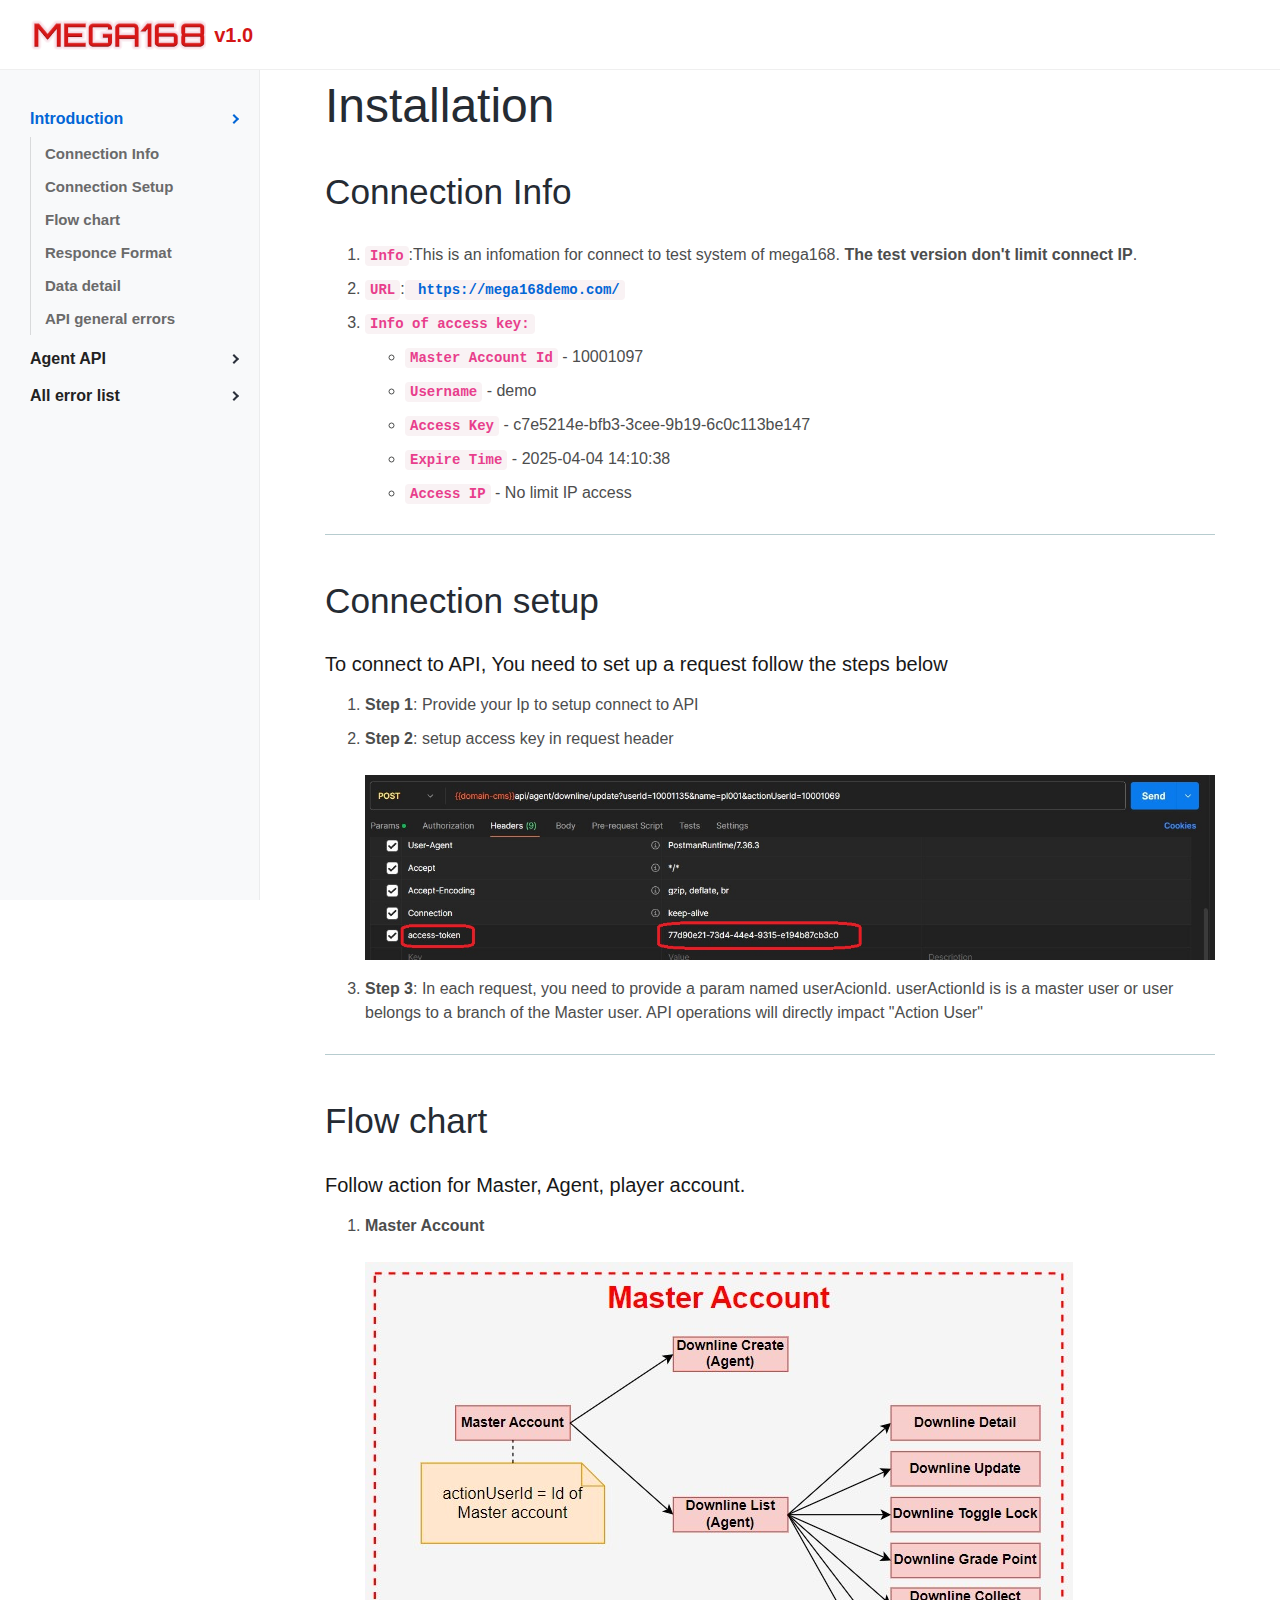
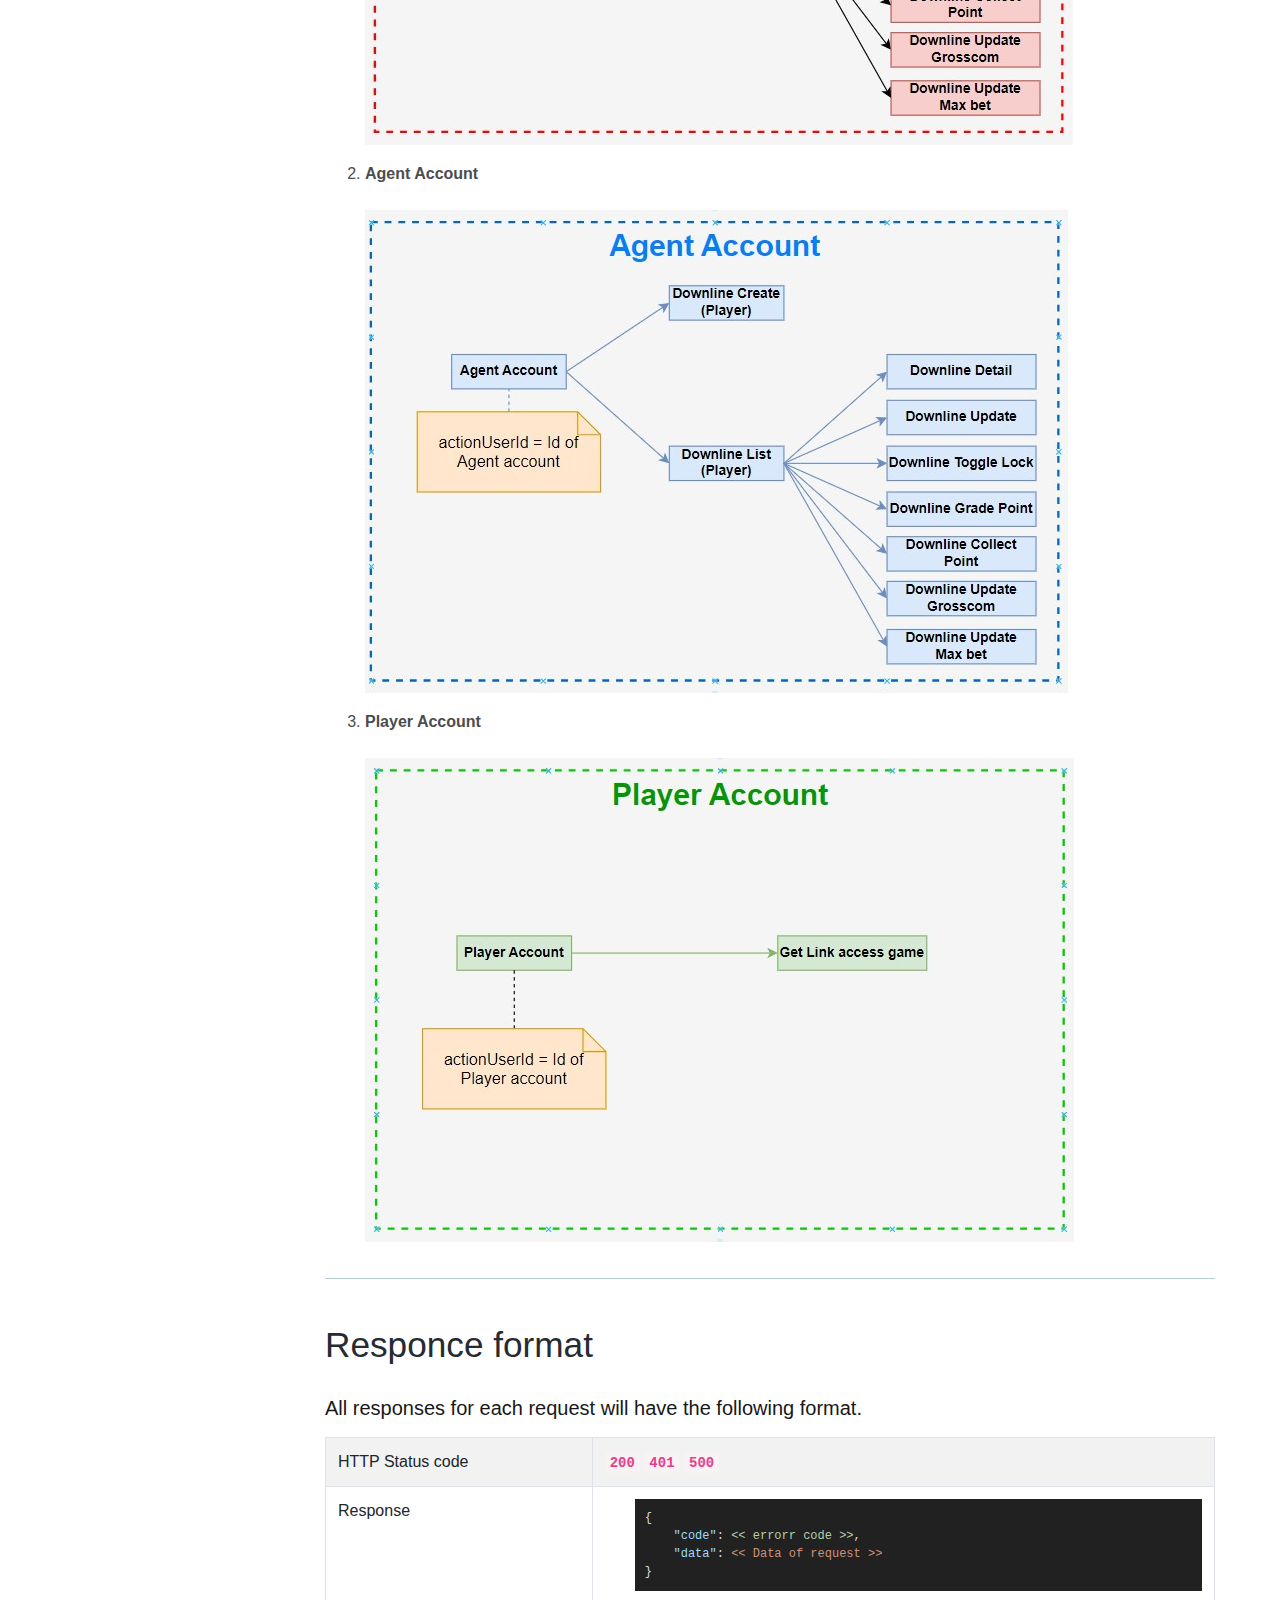
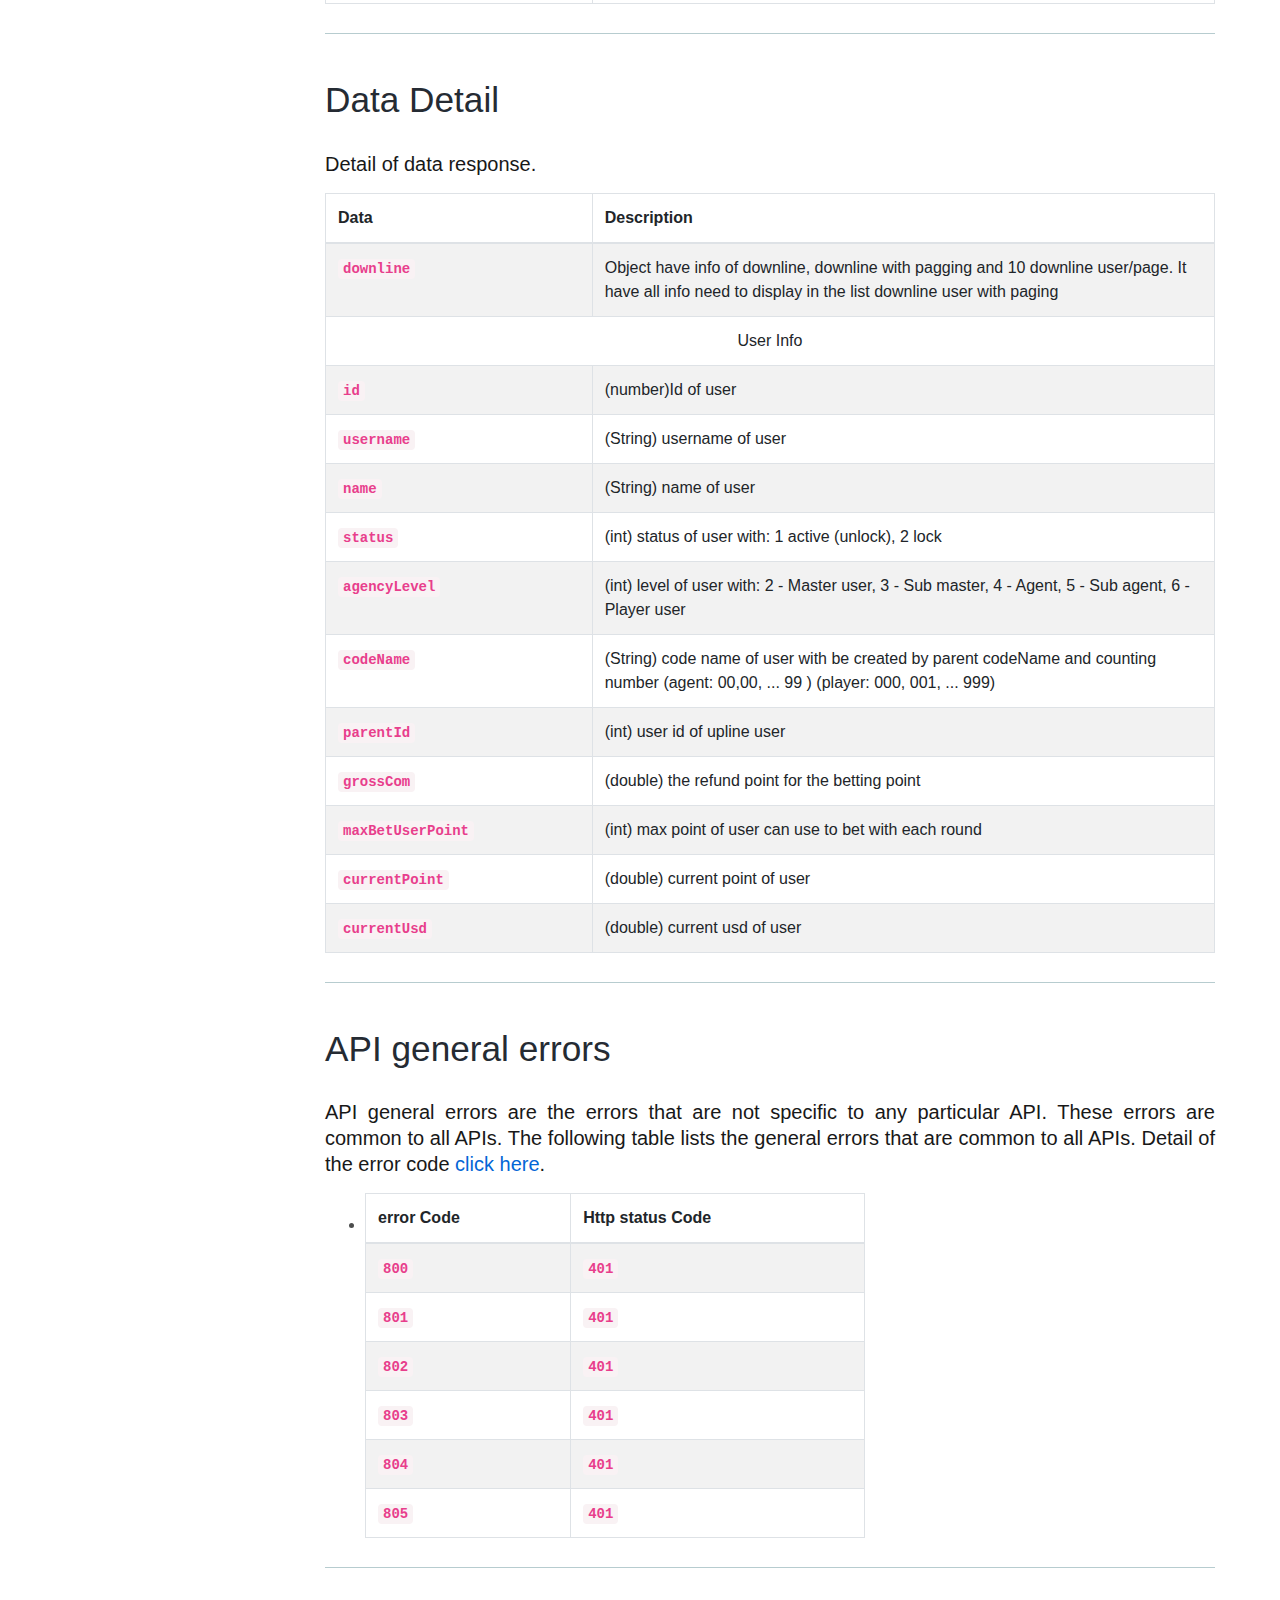
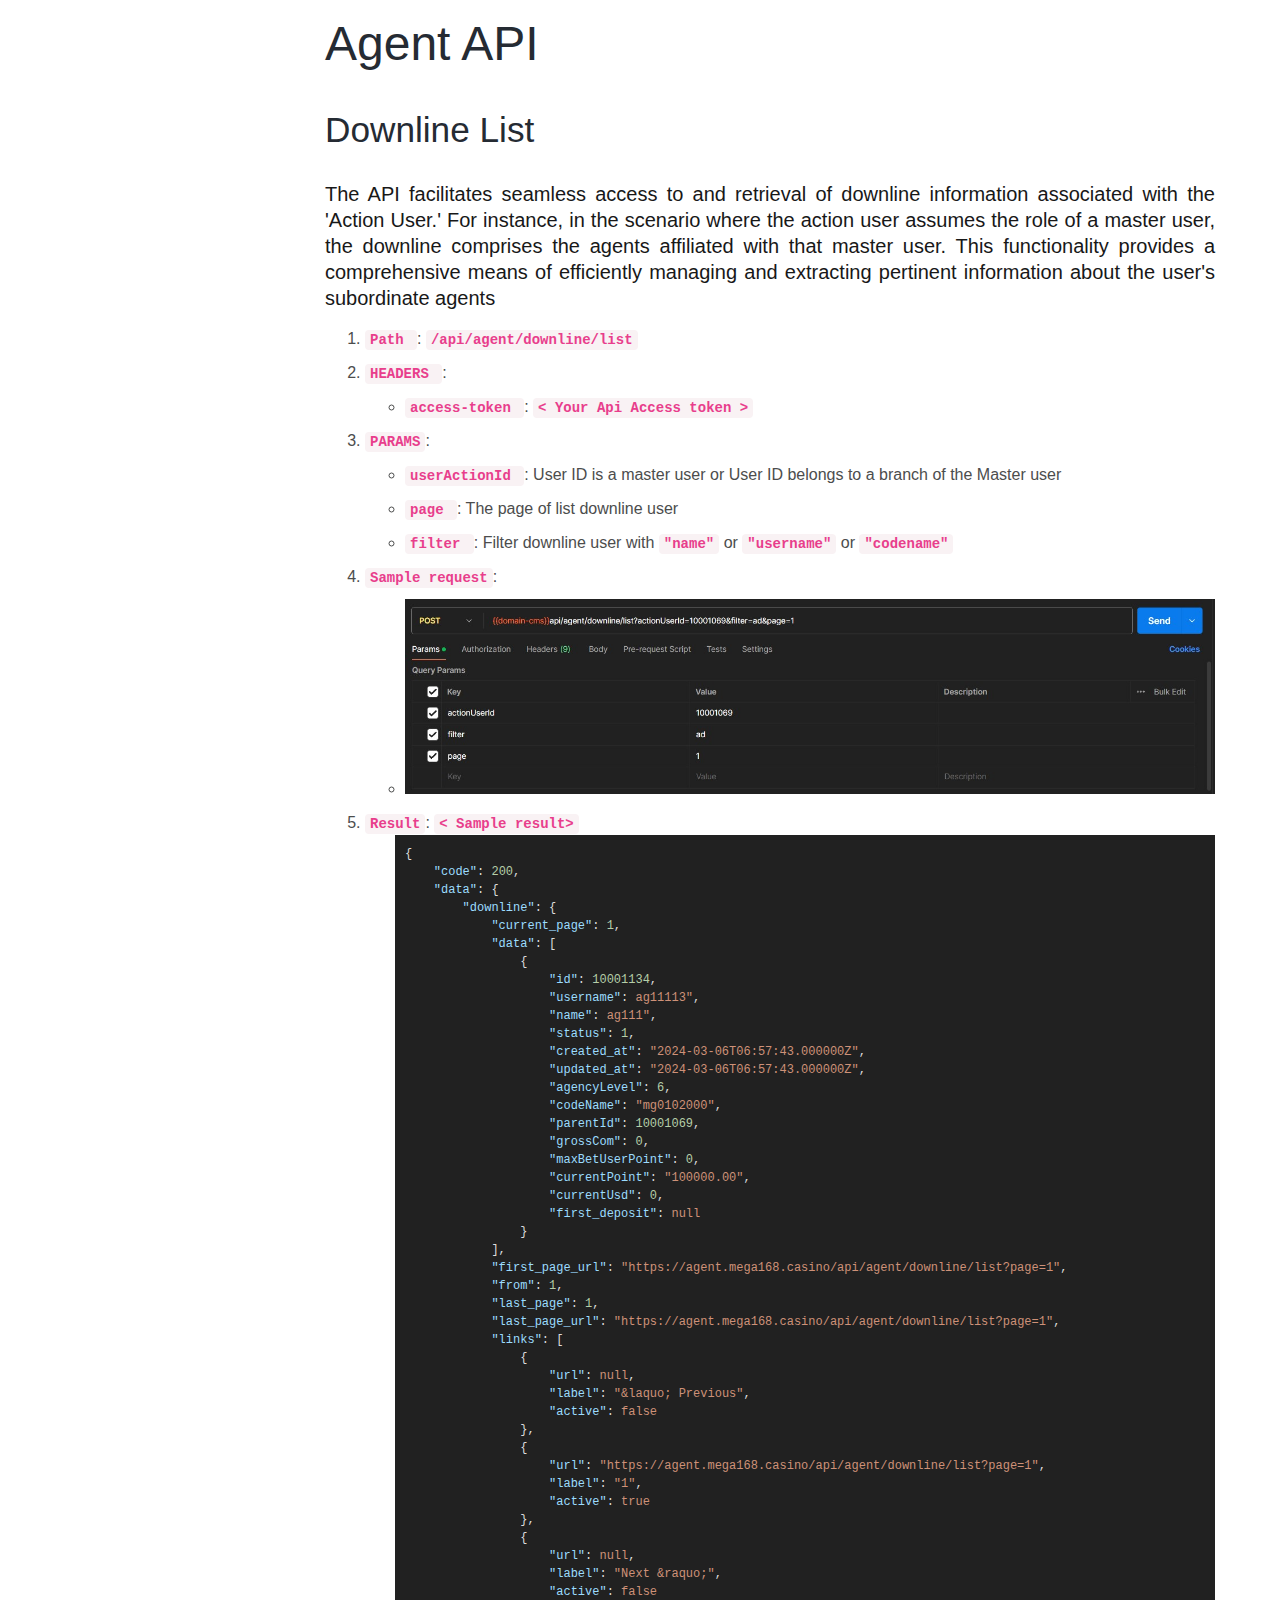
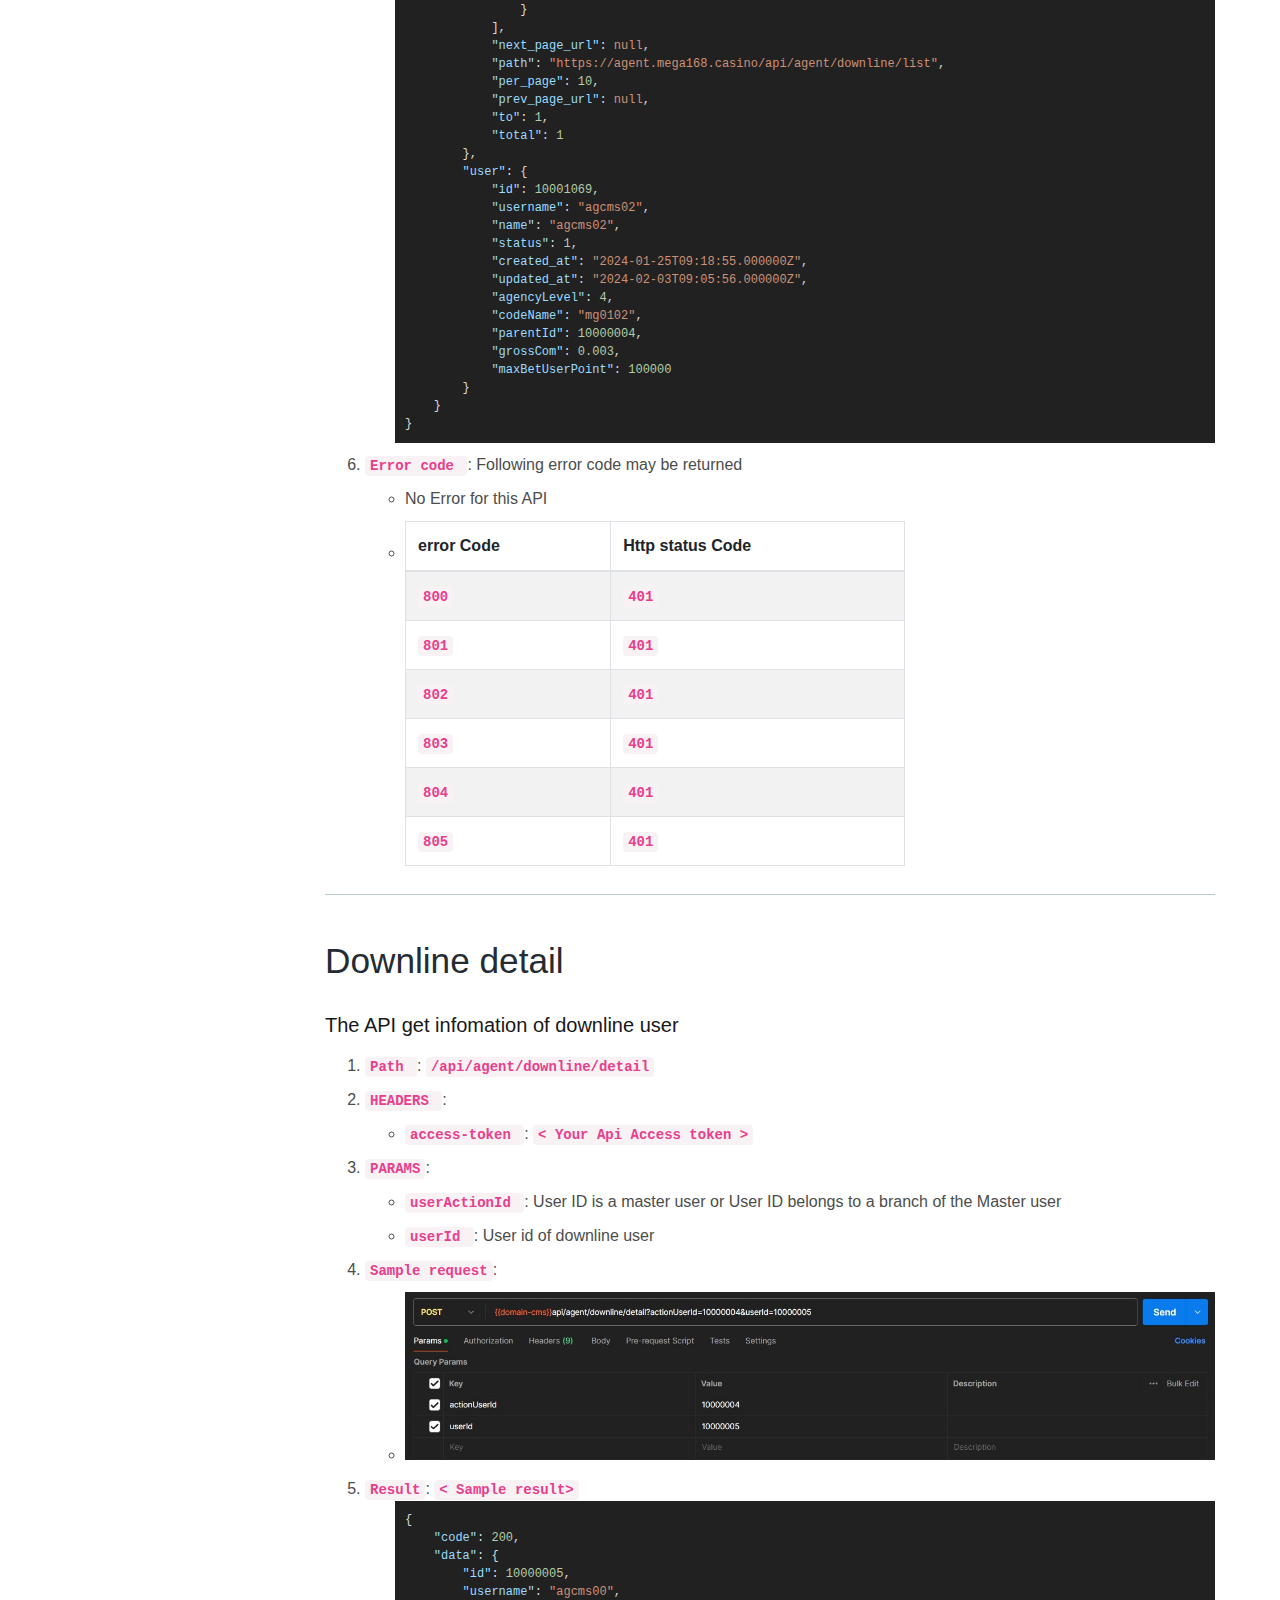
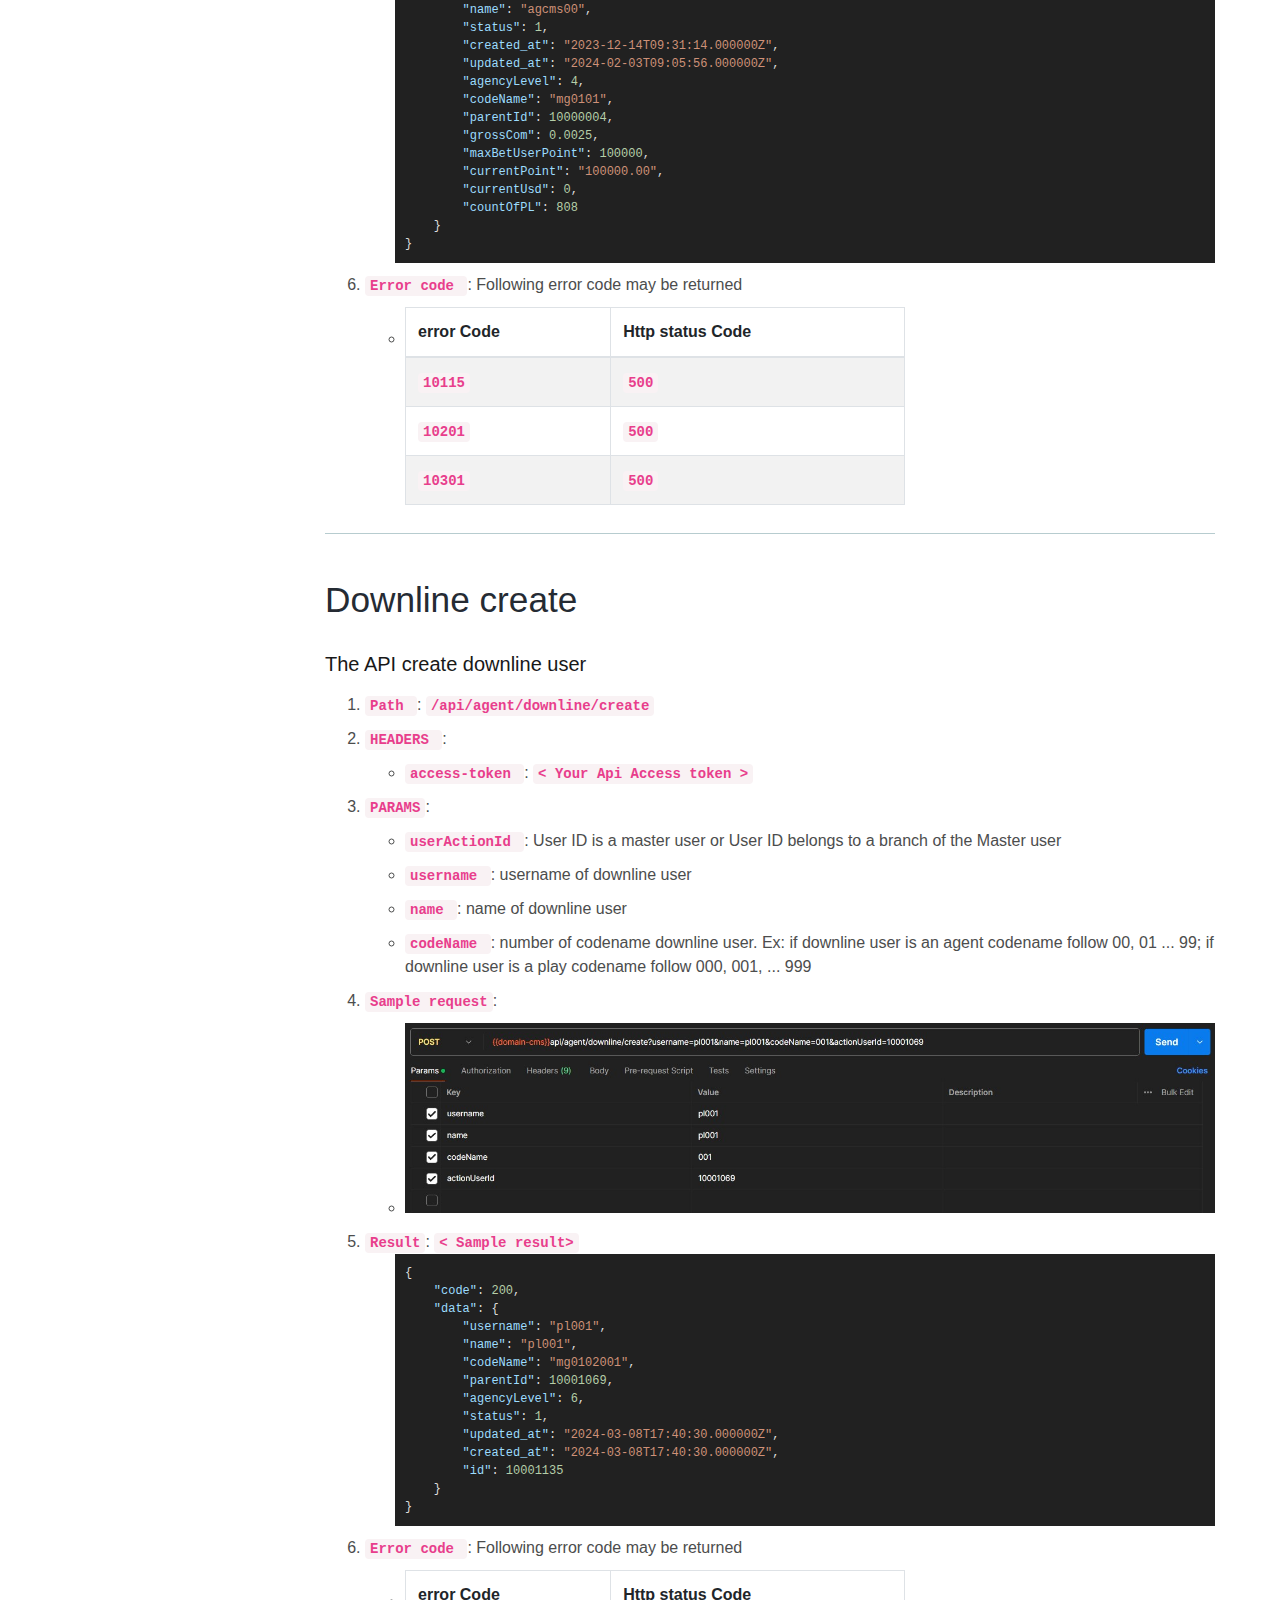
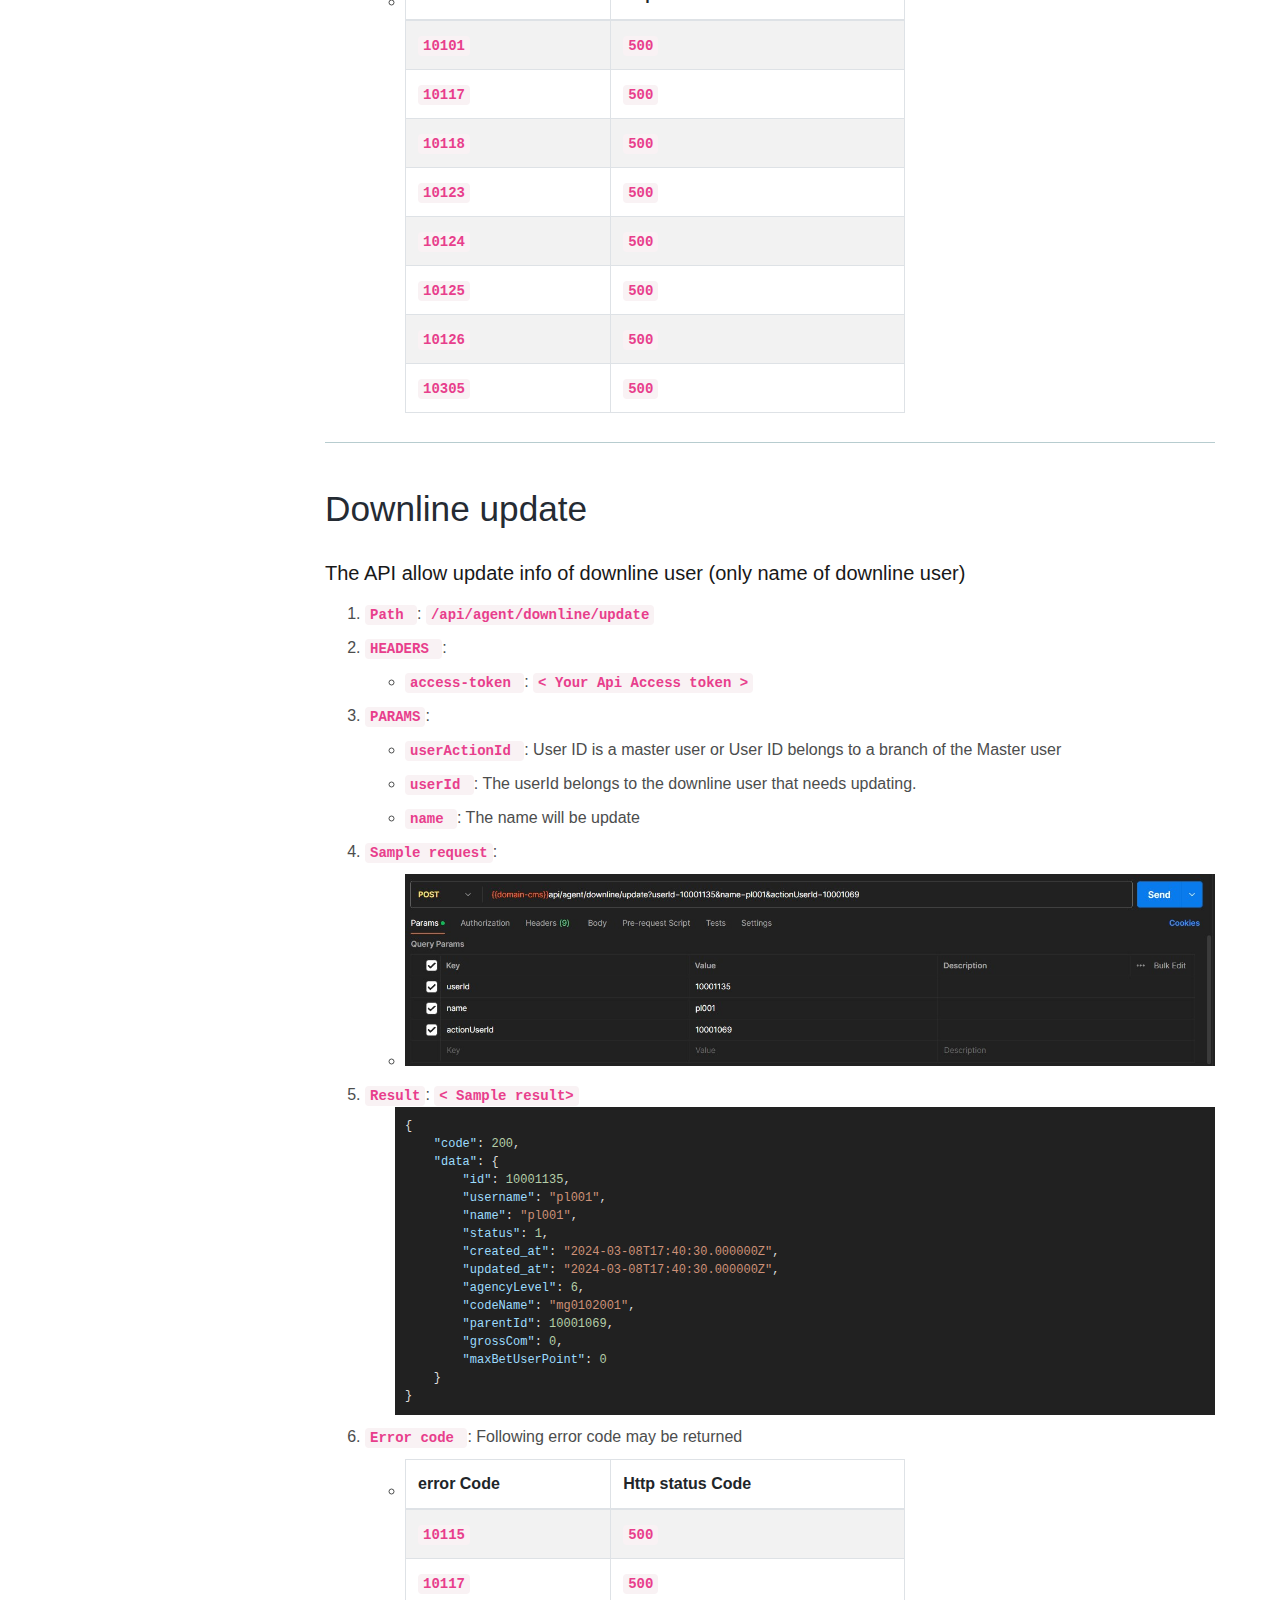
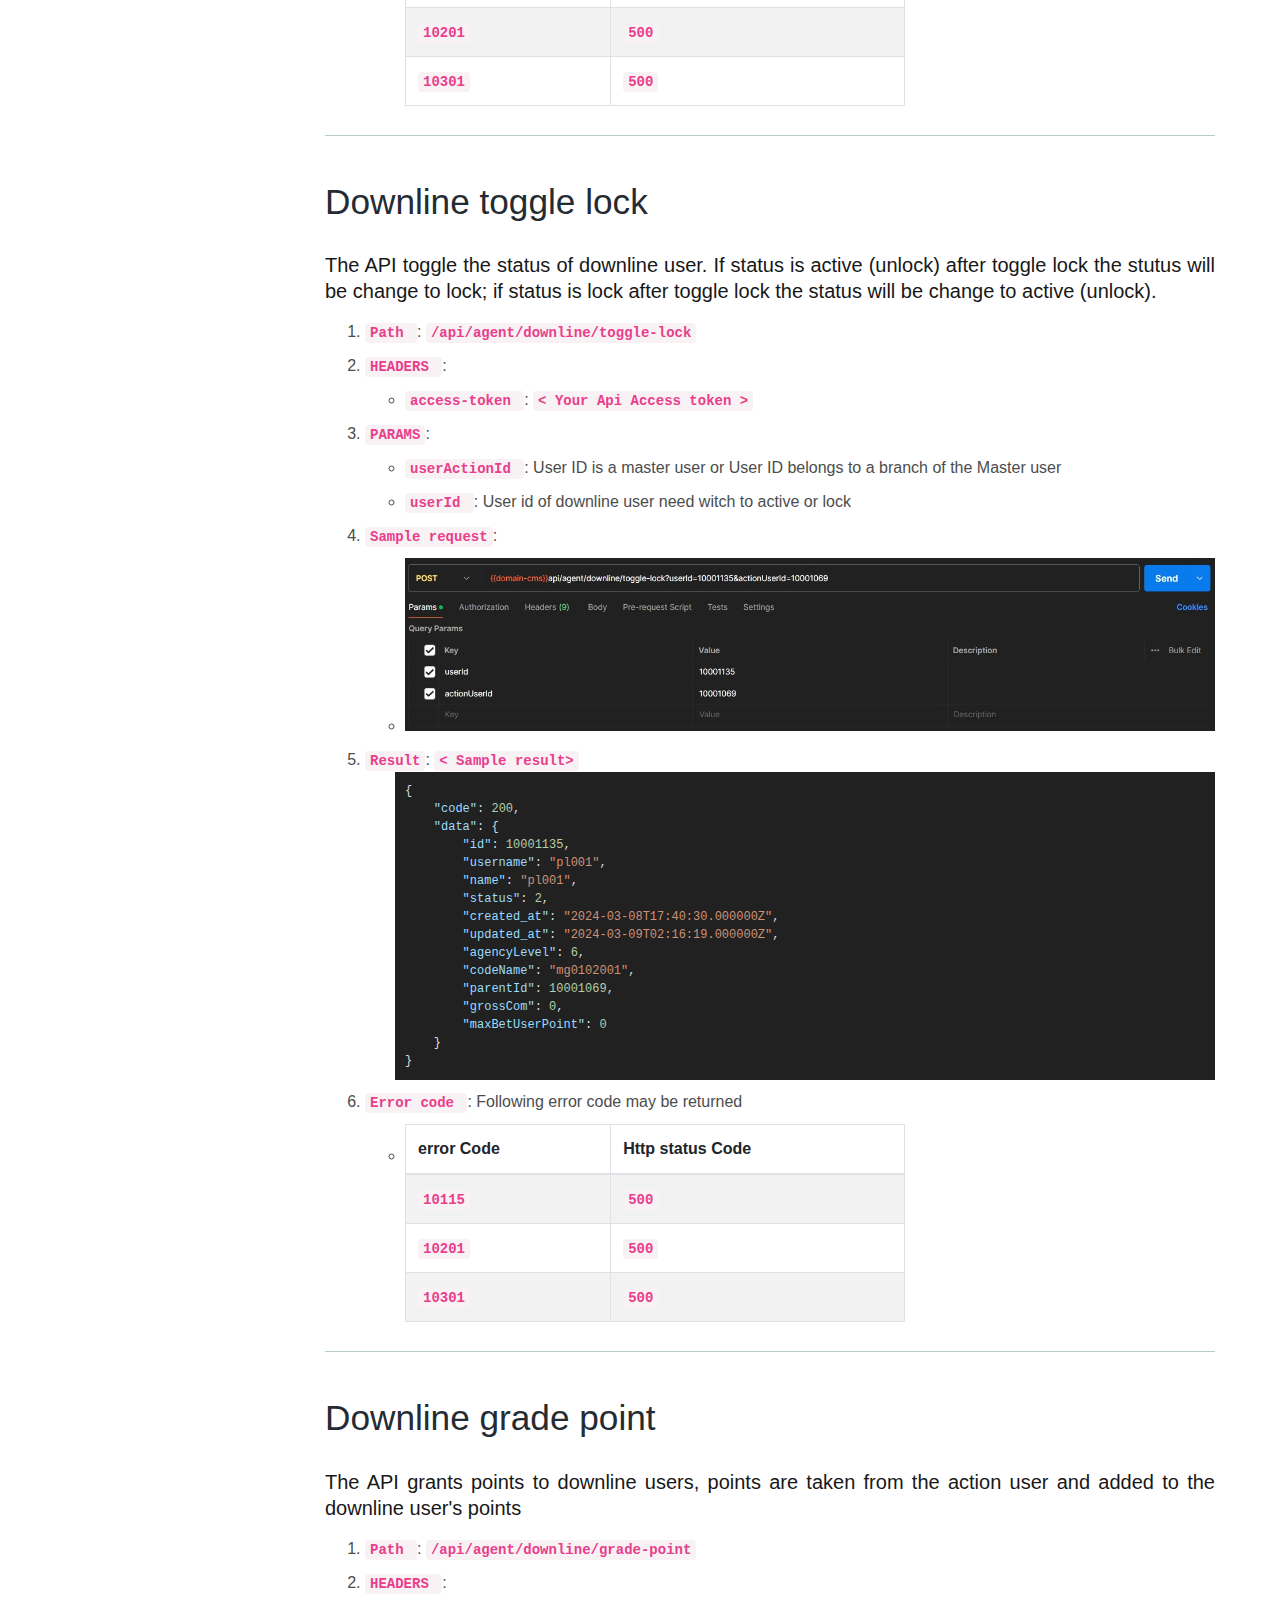
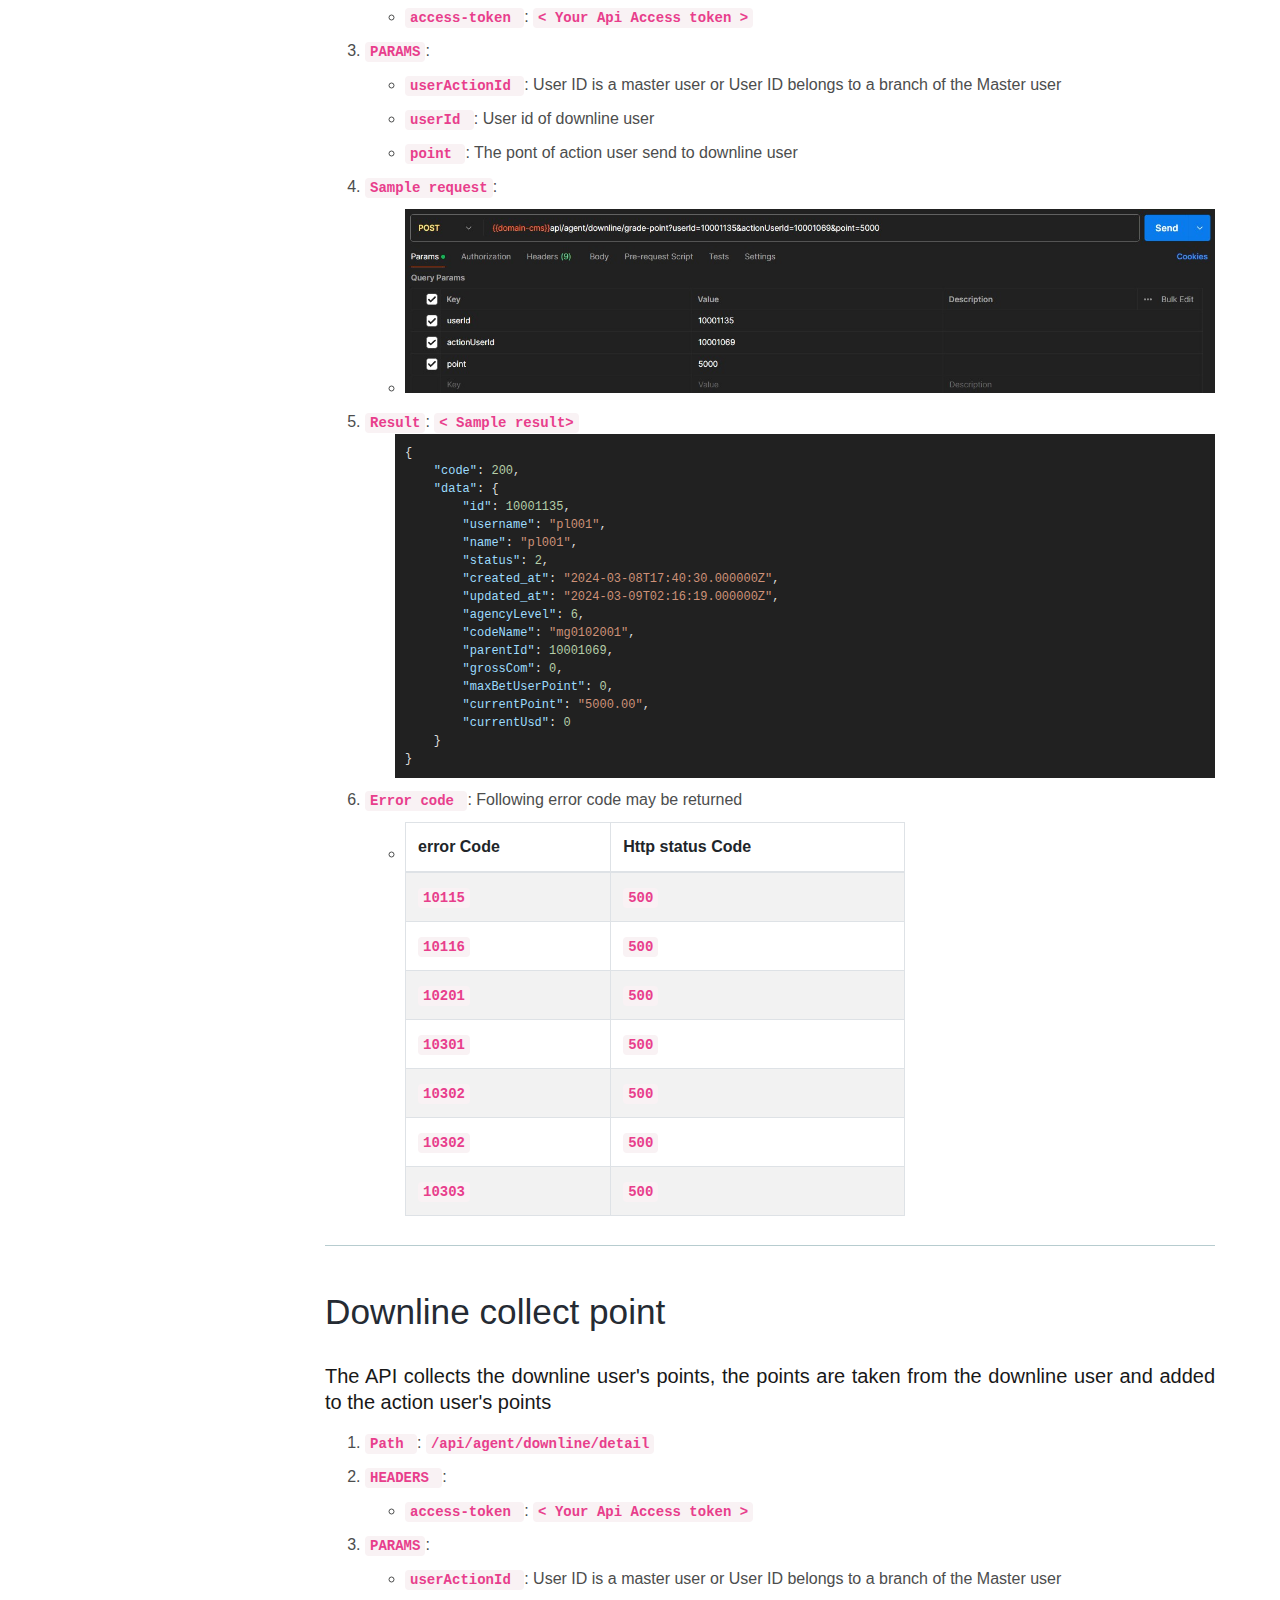
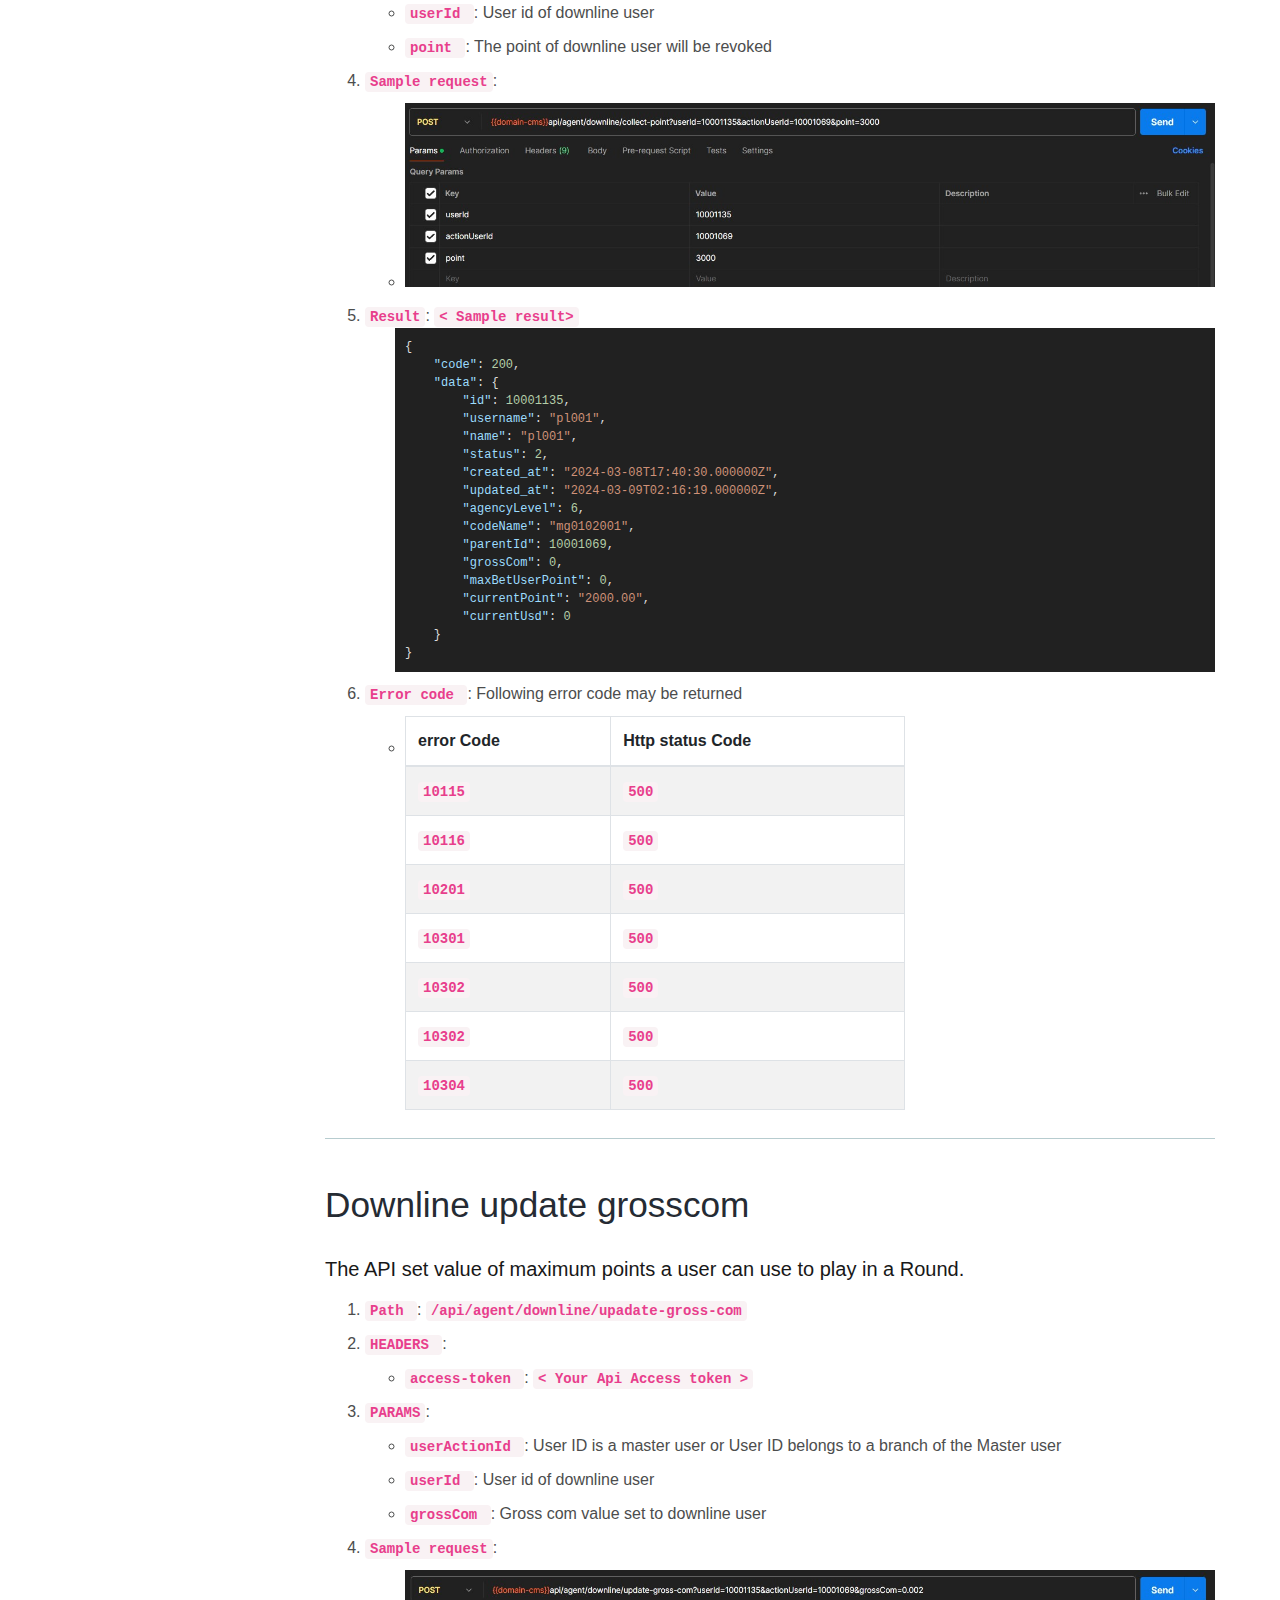
<file: index.html>
<!DOCTYPE html>
<html lang="en">
<head>
    <meta charset="UTF-8"/>
    <meta http-equiv="X-UA-Compatible" content="IE=edge">
    <meta name="viewport" content="width=device-width, initial-scale=1, minimum-scale=1.0, shrink-to-fit=no">
    <link href="assets/images/favicon.png" rel="icon"/>
    <title>Mega 168 API Document</title>
    <meta name="description" content="Your ThemeForest item Name and description">
    <meta name="author" content="Mega168">

    <!-- Stylesheet
    ============================== -->
    <!-- Bootstrap -->
    <link rel="stylesheet" type="text/css" href="assets/vendor/bootstrap/css/bootstrap.min.css"/>
    <!-- Font Awesome Icon -->
    <link rel="stylesheet" type="text/css" href="assets/vendor/font-awesome/css/all.min.css"/>
    <!-- Magnific Popup -->
    <link rel="stylesheet" type="text/css" href="assets/vendor/magnific-popup/magnific-popup.min.css"/>
    <!-- Highlight Syntax -->
    <link rel="stylesheet" type="text/css" href="assets/vendor/highlight.js/styles/github.css"/>
    <!-- Custom Stylesheet -->
    <link rel="stylesheet" type="text/css" href="assets/css/stylesheet.css"/>
    <style>
        .alert-icon {
            position: absolute;
            left: 0;
            top: 50%;
            transform: translateY(-50%);
            border-radius: 0;
            margin-left: 16px;
            height: 16px;
            width: 16px;
            fill: #E6A200;
        }

        .alert-bar {
            padding: 8px 16px 8px 40px;
            color: #1A1A1A;
            background-color: rgba(255, 180, 0, 0.2);
            width: 100%;
            position: relative;
            display: block;
            z-index: 2;
            top: 0px;
            border-radius: 3px;
            height: 60px;
        }

        .closebtn {
            color: #999999;
            font-weight: bold;
            float: right;
            top: 50%;
            font-size: 22px;
            line-height: 40px;
            cursor: pointer;
            transition: 0.3s;
        }

        .closebtn:hover {
            color: black;
        }

        .highlight {
            background: rgba(255, 180, 0, 0.2);
            color: inherit;
            box-shadow: inset 0px -3px 0px #FFB400;
            word-break: break-word;
        }

        .alert-body {
            position: absolute;
            left: 48px;
            right: 40px;
            top: 20px;
            bottom: 20px;
            text-overflow: ellipsis;
            overflow: hidden;
            white-space: nowrap;
        }

        .read-more-link {
            color: #f26b3a;
            font-weight: 600
        }

        .read-more-link:hover {
            color: #dd5524;
            cursor: pointer
        }

        .read-more-link:visited {
            text-decoration: none;
        }

        .description-body {
            font-family: Open Sans;
            font-style: normal;
            font-weight: normal;
            font-size: 14px;
            line-height: 24px;
            display: flex;
            align-items: center;
        }

        .popover__wrapper {
            position: inherit;
            display: inline-block;
        }

        .popover__content {
            opacity: 0;
            visibility: hidden;
            position: absolute;
            transform: translate(0, 5px);
            background-color: #F7F7F7;
            padding: 16px;
            box-shadow: 1px 1px 4px rgba(0, 0, 0, 0.2);
            width: 313px;
            border-radius: 3px;
            display: block;
        }

        .popover__content:before {
            position: absolute;
            z-index: -1;
            content: "";
            right: calc(50% - 16px / 2 + 0.5px);
            top: -10px;
            border-style: solid;
            width: 16px;
            height: 8px;
            border-width: 0 10px 10px 10px;
            border-color: transparent transparent #F7F7F7 transparent;
            transition-duration: 0.3s;
            transition-property: transform;
        }

        .popover__wrapper:hover .popover__content {
            z-index: 10;
            opacity: 1;
            visibility: visible;
            transform: translate(15px, 15px);
            transition: all 0.5s cubic-bezier(0.75, -0.02, 0.2, 0.97);
        }

        .popover__message {
            text-align: left;
            word-break: keep-all;
            line-height: 1.6;
            font-size: 12px;
            font-weight: normal;
            font-style: normal;
            font-family: Open Sans;
            color: #1A1A1A;
        }
        .json{
            margin-left: 30px !important;
        }
        .json div,.json  span,.json  applet,.json  object,.json  iframe,.json  h1,.json  h2,.json  h3,.json  h4,.json  h5,.json  h6,.json  p,.json  blockquote,.json  pre,.json  a,.json  abbr,.json  acronym,.json  address,.json  big,.json  cite,.json  code,.json  del,.json  dfn,.json  em,.json  img,.json  ins,.json  kbd,.json  q,.json  s,.json  samp,.json  small,.json  strike,.json  strong,.json  sub,.json  sup,.json  tt,.json  var,.json  b,.json  u,.json  i,.json  center,.json  dl,.json  dt,.json  dd,.json  ol,.json  ul,.json  li,.json  fieldset,.json  form,.json  label,.json  legend,.json  table,.json  caption,.json  tbody,.json  tfoot,.json  thead,.json  tr,.json  th,.json  td,.json  article,.json  aside,.json  canvas,.json  details,.json  embed,.json  figure,.json  figcaption,.json  footer,.json  header,.json  hgroup,.json  menu,.json  nav,.json  output,.json  ruby,.json  section,.json  summary,.json  time,.json  mark,.json  audio,.json  video {
            margin: 0;
            padding: 0;
            border: 0;
            font-size: 100%;
            font: inherit;
            vertical-align: baseline;
        }
        .json>div{
            padding: 10px;
        }

        #referent-session ol {
            list-style-type: none;
            counter-reset: item;
            margin: 0;
            padding: 0;
            font-weight: bold;
        }
        #referent-session ol li.nav-link{
            padding: .2rem 1rem !important;
        }

        #referent-session ol > li {
            display: table;
            counter-increment: item;
            margin-bottom: 5px;
            font-weight: bold;
        }

        #referent-session ol > li:before {
            content: counters(item, ".") ". ";
            display: table-cell;
            padding-right: 0.6em;
        }

        #referent-session li ol > li {
            margin: 0;
        }

        #referent-session li ol > li:before {
            content: counters(item, ".") " ";
        }

    </style>
</head>

<body data-spy="scroll" data-target=".idocs-navigation" data-offset="125">

<!-- Preloader -->
<div class="preloader">
    <div class="lds-ellipsis">
        <div></div>
        <div></div>
        <div></div>
        <div></div>
    </div>
</div>
<!-- Preloader End -->

<!-- Document Wrapper
=============================== -->
<div id="main-wrapper">

    <!-- Header
    ============================ -->
    <header id="header" class="sticky-top">
        <!-- Navbar -->
        <nav class="primary-menu navbar navbar-expand-lg navbar-dropdown-dark">
            <div class="container-fluid">
                <!-- Sidebar Toggler -->
                <button id="sidebarCollapse" class="navbar-toggler d-block d-md-none" type="button"><span></span><span
                        class="w-75"></span><span class="w-50"></span></button>

                <!-- Logo -->
                <a class="logo ml-md-3" href="index.html" title="iDocs Template"> <img height="30" src="assets/images/logo.png" alt="MEGA168">
                    <span style=" font-size: 20px !important; font-weight: 600; color: #d41616; " class="text-2 ml-2">v1.0</span></a>
                <!-- Logo End -->

                <!-- Navbar Toggler -->
            </div>
        </nav>
        <!-- Navbar End -->
    </header>
    <!-- Header End -->

    <!-- Content
    ============================ -->
    <div id="content" role="main">

        <!-- Sidebar Navigation
        ============================ -->
        <div class="idocs-navigation bg-light">
            <ul class="nav flex-column ">
                <li class="nav-item"><a class="nav-link active arrow" href="#introduction">Introduction</a>
                    <ul class="nav flex-column">
                        <li class="nav-item"><a class="nav-link" href="#connection_info">Connection Info</a></li>
                        <li class="nav-item"><a class="nav-link" href="#connection_setup">Connection Setup</a></li>
                        <li class="nav-item"><a class="nav-link" href="#flow_chart">Flow chart</a></li>
                        <li class="nav-item"><a class="nav-link" href="#responce_format">Responce Format</a></li>
                        <li class="nav-item"><a class="nav-link" href="#data_detail">Data detail</a></li>
                        <li class="nav-item"><a class="nav-link" href="#api_general_code">API general errors</a></li>
                    </ul>
                </li>
                <li class="nav-item"><a class="nav-link arrow" href="#agent_api">Agent API</a>
                    <ul class="nav flex-column">
                        <li class="nav-item"><a class="nav-link" href="#downline_list">Downline List</a></li>
                        <li class="nav-item"><a class="nav-link" href="#downline_detail">Downline detail</a></li>
                        <li class="nav-item"><a class="nav-link" href="#downline_create">Downline create</a></li>
                        <li class="nav-item"><a class="nav-link" href="#downline_update">Downline update</a></li>
                        <li class="nav-item"><a class="nav-link" href="#downline_toggle_lock">Downline toggle lock</a>
                        </li>
                        <li class="nav-item"><a class="nav-link" href="#downline_grade_point">Downline Grede point</a>
                        </li>
                        <li class="nav-item"><a class="nav-link" href="#downline_collect_point">Downline Collect
                            point</a>
                        </li>
                        <li class="nav-item"><a class="nav-link" href="#downline_update_grosscom">Downline Update
                            Grosscom</a></li>
                        <li class="nav-item"><a class="nav-link" href="#downline_update_max_bet_by_round">Downline
                            Update max bet by round</a></li>
                        <li class="nav-item"><a class="nav-link" href="#get_link_access_game">Get Link access game</a>
                        </li>
                        <li class="nav-item"><a class="nav-link" href="#report">Report</a>
                        </li>
                    </ul>
                </li>
                <li class="nav-item"><a class="nav-link arrow" href="#all_error_list">All error list</a>
                    <ul class="nav flex-column">
                        <li class="nav-item"><a class="nav-link" href="#http_status_code">HTTP Status code</a></li>
                        <li class="nav-item"><a class="nav-link" href="#error_code">Error code</a></li>
                    </ul>
                </li>
            </ul>
        </div>

        <!-- Docs Content
        ============================ -->
        <div class="idocs-content">

            <div class="container">

                <!-- Installation
                ============================ -->
                <h1 id="introduction">Installation</h1>


                <section id="connection_info">
                    <h2>Connection Info</h2>
                    <p class="lead"></p>
                    <ol>
                        <li><code>Info</code>:This is an infomation for connect to test system of mega168.
                            <b>The test version don't limit connect IP</b>.</li>
                        <li><code>URL</code>:<code class="text-primary"> https://mega168demo.com/</code></li>
                        <li><code>Info of access key:</code>
                            <ul>
                                <li><code>Master Account Id</code> - 10001097</li>
                                <li><code>Username</code> - demo</li>
                                <li><code>Access Key</code> - c7e5214e-bfb3-3cee-9b19-6c0c113be147</li>
                                <li><code>Expire Time</code> - 2025-04-04 14:10:38 </li>
                                <li><code>Access IP</code> - No limit IP access</li>
                            </ul>
                        </li>
                    </ol>
                </section>
                <hr class="divider">


                <section id="connection_setup">
                    <h2>Connection setup</h2>
                    <p class="lead">To connect to API, You need to set up a request follow the steps below</p>
                    <ol>
                        <li><b>Step 1</b>: Provide your Ip to setup connect to API</li>
                        <li><b>Step 2</b>: setup access key in request header <br/><br/>
                            <img src="assets/images/request-header.jpg" class="img-fluid">
                        </li>
                        <li><b>Step 3</b>: In each request, you need to provide a param named userAcionId. userActionId
                            is is a master user or user belongs to a branch of the Master user. API operations will
                            directly impact "Action User"</li>
                    </ol>
                </section>

                <hr class="divider">

                <section id="flow_chart">
                    <h2>Flow chart</h2>
                    <p class="lead">Follow action for Master,  Agent, player account.</p>
                    <ol>
                        <li><b>Master Account</b><br/><br/>
                            <img src="assets/images/flow-master.jpg" class="img-fluid">
                        </li>
                        <li><b>Agent Account</b><br/><br/>
                            <img src="assets/images/flow-agent.jpg" class="img-fluid">
                        </li>
                        <li><b>Player Account</b><br/><br/>
                            <img src="assets/images/flow-player.jpg" class="img-fluid">
                        </li>
                    </ol>
                </section>

                <hr class="divider">

                <section id="responce_format">
                    <h2>Responce format</h2>
                    <p class="lead">
                        All responses for each request will have the following format</a>.
                    </p>
                    <table class="table table-bordered table-striped" >
                        <tbody>
                        <tr>
                            <td width="30%">HTTP Status code</td>
                            <td><code>200</code> <code>401</code> <code>500</code></td>
                        </tr>
                        <tr>
                            <td width="30%">Response</td>
                            <td>
                                <div class="json ml-2">
                                    <div style="background-color:#212121;color:#f8f8f2;font-family:IBMPlexMono, 'Courier New', monospace, Consolas, 'Courier New', monospace;font-size:12px;font-weight:normal;line-height:18px;">
                                        <div>
                                            <span style="color:#dcdcdc;">{</span>
                                        </div>
                                        <div>
                                            <span style="color:#f8f8f2;">&nbsp; &nbsp;&nbsp;</span><span
                                                style="color:#9cdcfe;">"code"</span><span
                                                style="color:#dcdcdc;">:</span><span style="color:#f8f8f2;"> </span><span
                                                style="color:#b5cea8;"><< errorr code >></span><span style="color:#dcdcdc;">,</span>
                                        </div>
                                        <div>
                                            <span style="color:#f8f8f2;">&nbsp; &nbsp;&nbsp;</span><span
                                                style="color:#9cdcfe;">"data"</span><span
                                                style="color:#dcdcdc;">:</span><span style="color:#f8f8f2;"> </span><span
                                                style="color:#ce9178;"><< Data of request >> </span>
                                        </div>
                                        <div>
                                            <span style="color:#dcdcdc;">}</span>
                                        </div>
                                    </div>
                                </div>
                            </td>
                        </tr>
                        </tbody>
                    </table>
                </section>

                <hr class="divider">
                <section id="data_detail">
                    <h2>Data Detail</h2>
                    <p class="lead">
                        Detail of data response</a>.
                    </p>
                    <table class="table table-bordered table-striped" >
                        <thead>
                        <tr>
                            <th>Data</th>
                            <th>Description</th>
                        </tr>
                        </thead>
                        <tbody>
                        <tr>
                            <td width="30%"><code>downline</code></td>
                            <td>Object have info of downline, downline with pagging and 10 downline user/page. It have
                                all info need to display in the list downline user with paging
                            </td>
                        </tr>
                        <tr>
                            <td colspan="2" class="text-center"> User Info
                            </td>
                        <tr>
                            <td width="30%"><code>id</code></td>
                            <td>(number)Id of user </td>
                        </tr>
                        <tr>
                            <td width="30%"><code>username</code></td>
                            <td>(String) username of user</td>
                        </tr>
                        <tr>
                            <td width="30%"><code>name</code></td>
                            <td>(String) name of user </td>
                        </tr>
                        <tr>
                            <td width="30%"><code>status</code></td>
                            <td>(int) status of user with: 1 active (unlock), 2 lock</td>
                        </tr>
                        <tr>
                            <td width="30%"><code>agencyLevel</code></td>
                            <td>(int) level of user with: 2 - Master user, 3 - Sub master, 4 - Agent, 5 - Sub agent,
                                6 - Player user</td>
                        </tr>
                        <tr>
                            <td width="30%"><code>codeName</code></td>
                            <td>(String) code name of user with be created by parent codeName and counting number
                                (agent: 00,00, ... 99 ) (player: 000, 001, ... 999) </td>
                        </tr>
                        <tr>
                            <td width="30%"><code>parentId</code></td>
                            <td>(int) user id of upline user</td>
                        </tr>
                        <tr>
                            <td width="30%"><code>grossCom</code></td>
                            <td>(double) the refund point for the betting point</td>
                        </tr>
                        <tr>
                            <td width="30%"><code>maxBetUserPoint</code></td>
                            <td>(int) max point of user can use to bet with each round</td>
                        </tr>
                        <tr>
                            <td width="30%"><code>currentPoint</code></td>
                            <td>(double) current point of user</td>
                        </tr>
                        <tr>
                            <td width="30%"><code>currentUsd</code></td>
                            <td>(double) current usd of user</td>
                        </tr>
                        </tbody>
                    </table>
                </section>

                <hr class="divider">
                <section id="api_general_code">
                    <h2>API general errors</h2>
                    <p class="lead">
                        API general errors are the errors that are not specific to any particular API. These errors are
                        common to all APIs. The following table lists the general errors that are common to all APIs.
                        Detail of the error code <a href="#all_error_list">click here</a>.
                    </p>
                    <ul>
                        <li>
                            <table class="table table-bordered table-striped" style="max-width: 500px">
                                <thead>
                                <tr>
                                    <th>error Code</th>
                                    <th>Http status Code</th>
                                </tr>
                                </thead>
                                <tbody>
                                <tr> <td><code>800</code></td> <td><code>401</code></td> </tr>
                                <tr> <td><code>801</code></td> <td><code>401</code></td> </tr>
                                <tr> <td><code>802</code></td> <td><code>401</code></td> </tr>
                                <tr> <td><code>803</code></td> <td><code>401</code></td> </tr>
                                <tr> <td><code>804</code></td> <td><code>401</code></td> </tr>
                                <tr> <td><code>805</code></td> <td><code>401</code></td> </tr>
                                </tbody>
                            </table>
                        </li>
                    </ul>
                </section>

                <hr class="divider">

                <h1 id="agent_api">Agent API</h1>
                <section id="downline_list">
                    <h2>Downline List</h2>
                    <p class="lead">The API facilitates seamless access to and retrieval of downline information
                        associated with the 'Action User.' For instance, in the scenario where the action user assumes
                        the role of a master user, the downline comprises the agents affiliated with that master user.
                        This functionality provides a comprehensive means of efficiently managing and extracting
                        pertinent information about the user's subordinate agents</p>
                    <ol>
                        <li><code>Path </code>: <code> /api/agent/downline/list</code></li>
                        <li><code>HEADERS </code>:
                            <ul>
                                <li><code>access-token </code>: <code> < Your Api Access token > </code></li>
                            </ul>
                        </li>
                        <li><code>PARAMS</code>:
                            <ul>
                                <li><code>userActionId </code>: User ID is a master user or User ID belongs to a branch
                                    of the Master user
                                </li>
                                <li><code>page </code>: The page of list downline user</li>
                                <li><code>filter </code>: Filter downline user with <code>"name"</code> or <code>"username"</code>
                                    or <code>"codename"</code></li>
                            </ul>
                        </li>
                        <li><code>Sample request</code>:
                            <ul>
                                <li>
                                    <img src="assets/images/downline-list.jpg" class="img-fluid">
                                </li>
                            </ul>
                        </li>
                        <li><code>Result</code>: <code> < Sample result> </code >
                            <div class="json ml-2" >
                                <div style="background-color:#212121;color:#f8f8f2;font-family:IBMPlexMono, 'Courier New', monospace, Consolas, 'Courier New', monospace;font-size:12px;font-weight:normal;line-height:18px;">
                                    <div>
                                        <span style="color:#dcdcdc;">{</span>
                                    </div>
                                    <div>
                                        <span style="color:#f8f8f2;">&nbsp; &nbsp;&nbsp;</span><span style="color:#9cdcfe;">"code"</span><span style="color:#dcdcdc;">:</span><span style="color:#f8f8f2;"> </span><span style="color:#b5cea8;">200</span><span style="color:#dcdcdc;">,</span>
                                    </div>
                                    <div>
                                        <span style="color:#f8f8f2;">&nbsp; &nbsp;&nbsp;</span><span style="color:#9cdcfe;">"data"</span><span style="color:#dcdcdc;">:</span><span style="color:#f8f8f2;"> </span><span style="color:#dcdcdc;">{</span>
                                    </div>
                                    <div>
                                        <span style="color:#f8f8f2;">&nbsp; &nbsp; &nbsp; &nbsp;&nbsp;</span><span style="color:#9cdcfe;">"downline"</span><span style="color:#dcdcdc;">:</span><span style="color:#f8f8f2;"> </span><span style="color:#dcdcdc;">{</span>
                                    </div>
                                    <div>
                                        <span style="color:#f8f8f2;">&nbsp; &nbsp; &nbsp; &nbsp; &nbsp; &nbsp;&nbsp;</span><span style="color:#9cdcfe;">"current_page"</span><span style="color:#dcdcdc;">:</span><span style="color:#f8f8f2;"> </span><span style="color:#b5cea8;">1</span><span style="color:#dcdcdc;">,</span>
                                    </div>
                                    <div>
                                        <span style="color:#f8f8f2;">&nbsp; &nbsp; &nbsp; &nbsp; &nbsp; &nbsp;&nbsp;</span><span style="color:#9cdcfe;">"data"</span><span style="color:#dcdcdc;">:</span><span style="color:#f8f8f2;"> </span><span style="color:#dcdcdc;">[</span>
                                    </div>
                                    <div>
                                        <span style="color:#f8f8f2;">&nbsp; &nbsp; &nbsp; &nbsp; &nbsp; &nbsp; &nbsp; &nbsp;&nbsp;</span><span style="color:#dcdcdc;">{</span>
                                    </div>
                                    <div>
                                        <span style="color:#f8f8f2;">&nbsp; &nbsp; &nbsp; &nbsp; &nbsp; &nbsp; &nbsp; &nbsp; &nbsp; &nbsp;&nbsp;</span><span style="color:#9cdcfe;">"id"</span><span style="color:#dcdcdc;">:</span><span style="color:#f8f8f2;"> </span><span style="color:#b5cea8;">10001134</span><span style="color:#dcdcdc;">,</span>
                                    </div>
                                    <div>
                                        <span style="color:#f8f8f2;">&nbsp; &nbsp; &nbsp; &nbsp; &nbsp; &nbsp; &nbsp; &nbsp; &nbsp; &nbsp;&nbsp;</span><span style="color:#9cdcfe;">"username"</span><span style="color:#dcdcdc;">:</span><span style="color:#f8f8f2;"> </span><span style="color:#ce9178;">ag11113"</span><span style="color:#dcdcdc;">,</span>
                                    </div>
                                    <div>
                                        <span style="color:#f8f8f2;">&nbsp; &nbsp; &nbsp; &nbsp; &nbsp; &nbsp; &nbsp; &nbsp; &nbsp; &nbsp;&nbsp;</span><span style="color:#9cdcfe;">"name"</span><span style="color:#dcdcdc;">:</span><span style="color:#f8f8f2;"> </span><span style="color:#ce9178;">ag111"</span><span style="color:#dcdcdc;">,</span>
                                    </div>
                                    <div>
                                        <span style="color:#f8f8f2;">&nbsp; &nbsp; &nbsp; &nbsp; &nbsp; &nbsp; &nbsp; &nbsp; &nbsp; &nbsp;&nbsp;</span><span style="color:#9cdcfe;">"status"</span><span style="color:#dcdcdc;">:</span><span style="color:#f8f8f2;"> </span><span style="color:#b5cea8;">1</span><span style="color:#dcdcdc;">,</span>
                                    </div>
                                    <div>
                                        <span style="color:#f8f8f2;">&nbsp; &nbsp; &nbsp; &nbsp; &nbsp; &nbsp; &nbsp; &nbsp; &nbsp; &nbsp;&nbsp;</span><span style="color:#9cdcfe;">"created_at"</span><span style="color:#dcdcdc;">:</span><span style="color:#f8f8f2;"> </span><span style="color:#ce9178;">"2024-03-06T06:57:43.000000Z"</span><span style="color:#dcdcdc;">,</span>
                                    </div>
                                    <div>
                                        <span style="color:#f8f8f2;">&nbsp; &nbsp; &nbsp; &nbsp; &nbsp; &nbsp; &nbsp; &nbsp; &nbsp; &nbsp;&nbsp;</span><span style="color:#9cdcfe;">"updated_at"</span><span style="color:#dcdcdc;">:</span><span style="color:#f8f8f2;"> </span><span style="color:#ce9178;">"2024-03-06T06:57:43.000000Z"</span><span style="color:#dcdcdc;">,</span>
                                    </div>
                                    <div>
                                        <span style="color:#f8f8f2;">&nbsp; &nbsp; &nbsp; &nbsp; &nbsp; &nbsp; &nbsp; &nbsp; &nbsp; &nbsp;&nbsp;</span><span style="color:#9cdcfe;">"agencyLevel"</span><span style="color:#dcdcdc;">:</span><span style="color:#f8f8f2;"> </span><span style="color:#b5cea8;">6</span><span style="color:#dcdcdc;">,</span>
                                    </div>
                                    <div>
                                        <span style="color:#f8f8f2;">&nbsp; &nbsp; &nbsp; &nbsp; &nbsp; &nbsp; &nbsp; &nbsp; &nbsp; &nbsp;&nbsp;</span><span style="color:#9cdcfe;">"codeName"</span><span style="color:#dcdcdc;">:</span><span style="color:#f8f8f2;"> </span><span style="color:#ce9178;">"mg0102000"</span><span style="color:#dcdcdc;">,</span>
                                    </div>
                                    <div>
                                        <span style="color:#f8f8f2;">&nbsp; &nbsp; &nbsp; &nbsp; &nbsp; &nbsp; &nbsp; &nbsp; &nbsp; &nbsp;&nbsp;</span><span style="color:#9cdcfe;">"parentId"</span><span style="color:#dcdcdc;">:</span><span style="color:#f8f8f2;"> </span><span style="color:#b5cea8;">10001069</span><span style="color:#dcdcdc;">,</span>
                                    </div>
                                    <div>
                                        <span style="color:#f8f8f2;">&nbsp; &nbsp; &nbsp; &nbsp; &nbsp; &nbsp; &nbsp; &nbsp; &nbsp; &nbsp;&nbsp;</span><span style="color:#9cdcfe;">"grossCom"</span><span style="color:#dcdcdc;">:</span><span style="color:#f8f8f2;"> </span><span style="color:#b5cea8;">0</span><span style="color:#dcdcdc;">,</span>
                                    </div>
                                    <div>
                                        <span style="color:#f8f8f2;">&nbsp; &nbsp; &nbsp; &nbsp; &nbsp; &nbsp; &nbsp; &nbsp; &nbsp; &nbsp;&nbsp;</span><span style="color:#9cdcfe;">"maxBetUserPoint"</span><span style="color:#dcdcdc;">:</span><span style="color:#f8f8f2;"> </span><span style="color:#b5cea8;">0</span><span style="color:#dcdcdc;">,</span>
                                    </div>
                                    <div>
                                        <span style="color:#f8f8f2;">&nbsp; &nbsp; &nbsp; &nbsp; &nbsp; &nbsp; &nbsp; &nbsp; &nbsp; &nbsp;&nbsp;</span><span style="color:#9cdcfe;">"currentPoint"</span><span style="color:#dcdcdc;">:</span><span style="color:#f8f8f2;"> </span><span style="color:#ce9178;">"100000.00"</span><span style="color:#dcdcdc;">,</span>
                                    </div>
                                    <div>
                                        <span style="color:#f8f8f2;">&nbsp; &nbsp; &nbsp; &nbsp; &nbsp; &nbsp; &nbsp; &nbsp; &nbsp; &nbsp;&nbsp;</span><span style="color:#9cdcfe;">"currentUsd"</span><span style="color:#dcdcdc;">:</span><span style="color:#f8f8f2;"> </span><span style="color:#b5cea8;">0</span><span style="color:#dcdcdc;">,</span>
                                    </div>
                                    <div>
                                        <span style="color:#f8f8f2;">&nbsp; &nbsp; &nbsp; &nbsp; &nbsp; &nbsp; &nbsp; &nbsp; &nbsp; &nbsp;&nbsp;</span><span style="color:#9cdcfe;">"first_deposit"</span><span style="color:#dcdcdc;">:</span><span style="color:#f8f8f2;"> </span><span style="color:#ce9178;">null</span>
                                    </div>
                                    <div>
                                        <span style="color:#f8f8f2;">&nbsp; &nbsp; &nbsp; &nbsp; &nbsp; &nbsp; &nbsp; &nbsp;&nbsp;</span><span style="color:#dcdcdc;">}</span>
                                    </div>
                                    <div>
                                        <span style="color:#f8f8f2;">&nbsp; &nbsp; &nbsp; &nbsp; &nbsp; &nbsp;&nbsp;</span><span style="color:#dcdcdc;">],</span>
                                    </div>
                                    <div>
                                        <span style="color:#f8f8f2;">&nbsp; &nbsp; &nbsp; &nbsp; &nbsp; &nbsp;&nbsp;</span><span style="color:#9cdcfe;">"first_page_url"</span><span style="color:#dcdcdc;">:</span><span style="color:#f8f8f2;"> </span><span style="color:#ce9178;">"https://agent.mega168.casino/api/agent/downline/list?page=1"</span><span style="color:#dcdcdc;">,</span>
                                    </div>
                                    <div>
                                        <span style="color:#f8f8f2;">&nbsp; &nbsp; &nbsp; &nbsp; &nbsp; &nbsp;&nbsp;</span><span style="color:#9cdcfe;">"from"</span><span style="color:#dcdcdc;">:</span><span style="color:#f8f8f2;"> </span><span style="color:#b5cea8;">1</span><span style="color:#dcdcdc;">,</span>
                                    </div>
                                    <div>
                                        <span style="color:#f8f8f2;">&nbsp; &nbsp; &nbsp; &nbsp; &nbsp; &nbsp;&nbsp;</span><span style="color:#9cdcfe;">"last_page"</span><span style="color:#dcdcdc;">:</span><span style="color:#f8f8f2;"> </span><span style="color:#b5cea8;">1</span><span style="color:#dcdcdc;">,</span>
                                    </div>
                                    <div>
                                        <span style="color:#f8f8f2;">&nbsp; &nbsp; &nbsp; &nbsp; &nbsp; &nbsp;&nbsp;</span><span style="color:#9cdcfe;">"last_page_url"</span><span style="color:#dcdcdc;">:</span><span style="color:#f8f8f2;"> </span><span style="color:#ce9178;">"https://agent.mega168.casino/api/agent/downline/list?page=1"</span><span style="color:#dcdcdc;">,</span>
                                    </div>
                                    <div>
                                        <span style="color:#f8f8f2;">&nbsp; &nbsp; &nbsp; &nbsp; &nbsp; &nbsp;&nbsp;</span><span style="color:#9cdcfe;">"links"</span><span style="color:#dcdcdc;">:</span><span style="color:#f8f8f2;"> </span><span style="color:#dcdcdc;">[</span>
                                    </div>
                                    <div>
                                        <span style="color:#f8f8f2;">&nbsp; &nbsp; &nbsp; &nbsp; &nbsp; &nbsp; &nbsp; &nbsp;&nbsp;</span><span style="color:#dcdcdc;">{</span>
                                    </div>
                                    <div>
                                        <span style="color:#f8f8f2;">&nbsp; &nbsp; &nbsp; &nbsp; &nbsp; &nbsp; &nbsp; &nbsp; &nbsp; &nbsp;&nbsp;</span><span style="color:#9cdcfe;">"url"</span><span style="color:#dcdcdc;">:</span><span style="color:#f8f8f2;"> </span><span style="color:#ce9178;">null</span><span style="color:#dcdcdc;">,</span>
                                    </div>
                                    <div>
                                        <span style="color:#f8f8f2;">&nbsp; &nbsp; &nbsp; &nbsp; &nbsp; &nbsp; &nbsp; &nbsp; &nbsp; &nbsp;&nbsp;</span><span style="color:#9cdcfe;">"label"</span><span style="color:#dcdcdc;">:</span><span style="color:#f8f8f2;"> </span><span style="color:#ce9178;">"&amp;laquo; Previous"</span><span style="color:#dcdcdc;">,</span>
                                    </div>
                                    <div>
                                        <span style="color:#f8f8f2;">&nbsp; &nbsp; &nbsp; &nbsp; &nbsp; &nbsp; &nbsp; &nbsp; &nbsp; &nbsp;&nbsp;</span><span style="color:#9cdcfe;">"active"</span><span style="color:#dcdcdc;">:</span><span style="color:#f8f8f2;"> </span><span style="color:#ce9178;">false</span>
                                    </div>
                                    <div>
                                        <span style="color:#f8f8f2;">&nbsp; &nbsp; &nbsp; &nbsp; &nbsp; &nbsp; &nbsp; &nbsp;&nbsp;</span><span style="color:#dcdcdc;">},</span>
                                    </div>
                                    <div>
                                        <span style="color:#f8f8f2;">&nbsp; &nbsp; &nbsp; &nbsp; &nbsp; &nbsp; &nbsp; &nbsp;&nbsp;</span><span style="color:#dcdcdc;">{</span>
                                    </div>
                                    <div>
                                        <span style="color:#f8f8f2;">&nbsp; &nbsp; &nbsp; &nbsp; &nbsp; &nbsp; &nbsp; &nbsp; &nbsp; &nbsp;&nbsp;</span><span style="color:#9cdcfe;">"url"</span><span style="color:#dcdcdc;">:</span><span style="color:#f8f8f2;"> </span><span style="color:#ce9178;">"https://agent.mega168.casino/api/agent/downline/list?page=1"</span><span style="color:#dcdcdc;">,</span>
                                    </div>
                                    <div>
                                        <span style="color:#f8f8f2;">&nbsp; &nbsp; &nbsp; &nbsp; &nbsp; &nbsp; &nbsp; &nbsp; &nbsp; &nbsp;&nbsp;</span><span style="color:#9cdcfe;">"label"</span><span style="color:#dcdcdc;">:</span><span style="color:#f8f8f2;"> </span><span style="color:#ce9178;">"1"</span><span style="color:#dcdcdc;">,</span>
                                    </div>
                                    <div>
                                        <span style="color:#f8f8f2;">&nbsp; &nbsp; &nbsp; &nbsp; &nbsp; &nbsp; &nbsp; &nbsp; &nbsp; &nbsp;&nbsp;</span><span style="color:#9cdcfe;">"active"</span><span style="color:#dcdcdc;">:</span><span style="color:#f8f8f2;"> </span><span style="color:#ce9178;">true</span>
                                    </div>
                                    <div>
                                        <span style="color:#f8f8f2;">&nbsp; &nbsp; &nbsp; &nbsp; &nbsp; &nbsp; &nbsp; &nbsp;&nbsp;</span><span style="color:#dcdcdc;">},</span>
                                    </div>
                                    <div>
                                        <span style="color:#f8f8f2;">&nbsp; &nbsp; &nbsp; &nbsp; &nbsp; &nbsp; &nbsp; &nbsp;&nbsp;</span><span style="color:#dcdcdc;">{</span>
                                    </div>
                                    <div>
                                        <span style="color:#f8f8f2;">&nbsp; &nbsp; &nbsp; &nbsp; &nbsp; &nbsp; &nbsp; &nbsp; &nbsp; &nbsp;&nbsp;</span><span style="color:#9cdcfe;">"url"</span><span style="color:#dcdcdc;">:</span><span style="color:#f8f8f2;"> </span><span style="color:#ce9178;">null</span><span style="color:#dcdcdc;">,</span>
                                    </div>
                                    <div>
                                        <span style="color:#f8f8f2;">&nbsp; &nbsp; &nbsp; &nbsp; &nbsp; &nbsp; &nbsp; &nbsp; &nbsp; &nbsp;&nbsp;</span><span style="color:#9cdcfe;">"label"</span><span style="color:#dcdcdc;">:</span><span style="color:#f8f8f2;"> </span><span style="color:#ce9178;">"Next &amp;raquo;"</span><span style="color:#dcdcdc;">,</span>
                                    </div>
                                    <div>
                                        <span style="color:#f8f8f2;">&nbsp; &nbsp; &nbsp; &nbsp; &nbsp; &nbsp; &nbsp; &nbsp; &nbsp; &nbsp;&nbsp;</span><span style="color:#9cdcfe;">"active"</span><span style="color:#dcdcdc;">:</span><span style="color:#f8f8f2;"> </span><span style="color:#ce9178;">false</span>
                                    </div>
                                    <div>
                                        <span style="color:#f8f8f2;">&nbsp; &nbsp; &nbsp; &nbsp; &nbsp; &nbsp; &nbsp; &nbsp;&nbsp;</span><span style="color:#dcdcdc;">}</span>
                                    </div>
                                    <div>
                                        <span style="color:#f8f8f2;">&nbsp; &nbsp; &nbsp; &nbsp; &nbsp; &nbsp;&nbsp;</span><span style="color:#dcdcdc;">],</span>
                                    </div>
                                    <div>
                                        <span style="color:#f8f8f2;">&nbsp; &nbsp; &nbsp; &nbsp; &nbsp; &nbsp;&nbsp;</span><span style="color:#9cdcfe;">"next_page_url"</span><span style="color:#dcdcdc;">:</span><span style="color:#f8f8f2;"> </span><span style="color:#ce9178;">null</span><span style="color:#dcdcdc;">,</span>
                                    </div>
                                    <div>
                                        <span style="color:#f8f8f2;">&nbsp; &nbsp; &nbsp; &nbsp; &nbsp; &nbsp;&nbsp;</span><span style="color:#9cdcfe;">"path"</span><span style="color:#dcdcdc;">:</span><span style="color:#f8f8f2;"> </span><span style="color:#ce9178;">"https://agent.mega168.casino/api/agent/downline/list"</span><span style="color:#dcdcdc;">,</span>
                                    </div>
                                    <div>
                                        <span style="color:#f8f8f2;">&nbsp; &nbsp; &nbsp; &nbsp; &nbsp; &nbsp;&nbsp;</span><span style="color:#9cdcfe;">"per_page"</span><span style="color:#dcdcdc;">:</span><span style="color:#f8f8f2;"> </span><span style="color:#b5cea8;">10</span><span style="color:#dcdcdc;">,</span>
                                    </div>
                                    <div>
                                        <span style="color:#f8f8f2;">&nbsp; &nbsp; &nbsp; &nbsp; &nbsp; &nbsp;&nbsp;</span><span style="color:#9cdcfe;">"prev_page_url"</span><span style="color:#dcdcdc;">:</span><span style="color:#f8f8f2;"> </span><span style="color:#ce9178;">null</span><span style="color:#dcdcdc;">,</span>
                                    </div>
                                    <div>
                                        <span style="color:#f8f8f2;">&nbsp; &nbsp; &nbsp; &nbsp; &nbsp; &nbsp;&nbsp;</span><span style="color:#9cdcfe;">"to"</span><span style="color:#dcdcdc;">:</span><span style="color:#f8f8f2;"> </span><span style="color:#b5cea8;">1</span><span style="color:#dcdcdc;">,</span>
                                    </div>
                                    <div>
                                        <span style="color:#f8f8f2;">&nbsp; &nbsp; &nbsp; &nbsp; &nbsp; &nbsp;&nbsp;</span><span style="color:#9cdcfe;">"total"</span><span style="color:#dcdcdc;">:</span><span style="color:#f8f8f2;"> </span><span style="color:#b5cea8;">1</span>
                                    </div>
                                    <div>
                                        <span style="color:#f8f8f2;">&nbsp; &nbsp; &nbsp; &nbsp;&nbsp;</span><span style="color:#dcdcdc;">},</span>
                                    </div>
                                    <div>
                                        <span style="color:#f8f8f2;">&nbsp; &nbsp; &nbsp; &nbsp;&nbsp;</span><span style="color:#9cdcfe;">"user"</span><span style="color:#dcdcdc;">:</span><span style="color:#f8f8f2;"> </span><span style="color:#dcdcdc;">{</span>
                                    </div>
                                    <div>
                                        <span style="color:#f8f8f2;">&nbsp; &nbsp; &nbsp; &nbsp; &nbsp; &nbsp;&nbsp;</span><span style="color:#9cdcfe;">"id"</span><span style="color:#dcdcdc;">:</span><span style="color:#f8f8f2;"> </span><span style="color:#b5cea8;">10001069</span><span style="color:#dcdcdc;">,</span>
                                    </div>
                                    <div>
                                        <span style="color:#f8f8f2;">&nbsp; &nbsp; &nbsp; &nbsp; &nbsp; &nbsp;&nbsp;</span><span style="color:#9cdcfe;">"username"</span><span style="color:#dcdcdc;">:</span><span style="color:#f8f8f2;"> </span><span style="color:#ce9178;">"agcms02"</span><span style="color:#dcdcdc;">,</span>
                                    </div>
                                    <div>
                                        <span style="color:#f8f8f2;">&nbsp; &nbsp; &nbsp; &nbsp; &nbsp; &nbsp;&nbsp;</span><span style="color:#9cdcfe;">"name"</span><span style="color:#dcdcdc;">:</span><span style="color:#f8f8f2;"> </span><span style="color:#ce9178;">"agcms02"</span><span style="color:#dcdcdc;">,</span>
                                    </div>
                                    <div>
                                        <span style="color:#f8f8f2;">&nbsp; &nbsp; &nbsp; &nbsp; &nbsp; &nbsp;&nbsp;</span><span style="color:#9cdcfe;">"status"</span><span style="color:#dcdcdc;">:</span><span style="color:#f8f8f2;"> </span><span style="color:#b5cea8;">1</span><span style="color:#dcdcdc;">,</span>
                                    </div>
                                    <div>
                                        <span style="color:#f8f8f2;">&nbsp; &nbsp; &nbsp; &nbsp; &nbsp; &nbsp;&nbsp;</span><span style="color:#9cdcfe;">"created_at"</span><span style="color:#dcdcdc;">:</span><span style="color:#f8f8f2;"> </span><span style="color:#ce9178;">"2024-01-25T09:18:55.000000Z"</span><span style="color:#dcdcdc;">,</span>
                                    </div>
                                    <div>
                                        <span style="color:#f8f8f2;">&nbsp; &nbsp; &nbsp; &nbsp; &nbsp; &nbsp;&nbsp;</span><span style="color:#9cdcfe;">"updated_at"</span><span style="color:#dcdcdc;">:</span><span style="color:#f8f8f2;"> </span><span style="color:#ce9178;">"2024-02-03T09:05:56.000000Z"</span><span style="color:#dcdcdc;">,</span>
                                    </div>
                                    <div>
                                        <span style="color:#f8f8f2;">&nbsp; &nbsp; &nbsp; &nbsp; &nbsp; &nbsp;&nbsp;</span><span style="color:#9cdcfe;">"agencyLevel"</span><span style="color:#dcdcdc;">:</span><span style="color:#f8f8f2;"> </span><span style="color:#b5cea8;">4</span><span style="color:#dcdcdc;">,</span>
                                    </div>
                                    <div>
                                        <span style="color:#f8f8f2;">&nbsp; &nbsp; &nbsp; &nbsp; &nbsp; &nbsp;&nbsp;</span><span style="color:#9cdcfe;">"codeName"</span><span style="color:#dcdcdc;">:</span><span style="color:#f8f8f2;"> </span><span style="color:#ce9178;">"mg0102"</span><span style="color:#dcdcdc;">,</span>
                                    </div>
                                    <div>
                                        <span style="color:#f8f8f2;">&nbsp; &nbsp; &nbsp; &nbsp; &nbsp; &nbsp;&nbsp;</span><span style="color:#9cdcfe;">"parentId"</span><span style="color:#dcdcdc;">:</span><span style="color:#f8f8f2;"> </span><span style="color:#b5cea8;">10000004</span><span style="color:#dcdcdc;">,</span>
                                    </div>
                                    <div>
                                        <span style="color:#f8f8f2;">&nbsp; &nbsp; &nbsp; &nbsp; &nbsp; &nbsp;&nbsp;</span><span style="color:#9cdcfe;">"grossCom"</span><span style="color:#dcdcdc;">:</span><span style="color:#f8f8f2;"> </span><span style="color:#b5cea8;">0.003</span><span style="color:#dcdcdc;">,</span>
                                    </div>
                                    <div>
                                        <span style="color:#f8f8f2;">&nbsp; &nbsp; &nbsp; &nbsp; &nbsp; &nbsp;&nbsp;</span><span style="color:#9cdcfe;">"maxBetUserPoint"</span><span style="color:#dcdcdc;">:</span><span style="color:#f8f8f2;"> </span><span style="color:#b5cea8;">100000</span>
                                    </div>
                                    <div>
                                        <span style="color:#f8f8f2;">&nbsp; &nbsp; &nbsp; &nbsp;&nbsp;</span><span style="color:#dcdcdc;">}</span>
                                    </div>
                                    <div>
                                        <span style="color:#f8f8f2;">&nbsp; &nbsp;&nbsp;</span><span style="color:#dcdcdc;">}</span>
                                    </div>
                                    <div>
                                        <span style="color:#dcdcdc;">}</span>
                                    </div>
                                </div>
                            </div>
                        </li>
                        <li><code>Error code </code>: Following error code may be returned
                            <ul>
                                <li>No Error for this API</li>
                                <li>
                                    <table class="table table-bordered table-striped" style="max-width: 500px">
                                        <thead>
                                        <tr>
                                            <th>error Code</th>
                                            <th>Http status Code</th>
                                        </tr>
                                        </thead>
                                        <tbody>
                                        <tr> <td><code>800</code></td> <td><code>401</code></td> </tr>
                                        <tr> <td><code>801</code></td> <td><code>401</code></td> </tr>
                                        <tr> <td><code>802</code></td> <td><code>401</code></td> </tr>
                                        <tr> <td><code>803</code></td> <td><code>401</code></td> </tr>
                                        <tr> <td><code>804</code></td> <td><code>401</code></td> </tr>
                                        <tr> <td><code>805</code></td> <td><code>401</code></td> </tr>
                                        </tbody>
                                    </table>
                                </li>
                            </ul>

                        </li>
                    </ol>
                </section>

                <hr class="divider">
                <section id="downline_detail">
                    <h2>Downline detail</h2>
                    <p class="lead">The API get infomation of downline user</p>
                    <ol>
                        <li><code>Path </code>: <code> /api/agent/downline/detail</code></li>
                        <li><code>HEADERS </code>:
                            <ul>
                                <li><code>access-token </code>: <code> < Your Api Access token > </code></li>
                            </ul>
                        </li>
                        <li><code>PARAMS</code>:
                            <ul>
                                <li><code>userActionId </code>: User ID is a master user or User ID belongs to a branch
                                    of the Master user
                                </li>
                                <li><code>userId </code>: User id of downline user</li>
                            </ul>
                        </li>
                        <li><code>Sample request</code>:
                            <ul>
                                <li>
                                    <img src="assets/images/downline-detail.jpg" class="img-fluid">
                                </li>
                            </ul>
                        </li>
                        <li><code>Result</code>: <code> < Sample result> </code >
                            <div class="json ml-2" >
                                <div style="background-color:#212121;color:#f8f8f2;font-family:IBMPlexMono, 'Courier New', monospace, Consolas, 'Courier New', monospace;font-size:12px;font-weight:normal;line-height:18px;">
                                    <div>
                                        <span style="color:#dcdcdc;">{</span>
                                    </div>
                                    <div>
                                        <span style="color:#f8f8f2;">&nbsp; &nbsp;&nbsp;</span><span style="color:#9cdcfe;">"code"</span><span style="color:#dcdcdc;">:</span><span style="color:#f8f8f2;"> </span><span style="color:#b5cea8;">200</span><span style="color:#dcdcdc;">,</span>
                                    </div>
                                    <div>
                                        <span style="color:#f8f8f2;">&nbsp; &nbsp;&nbsp;</span><span style="color:#9cdcfe;">"data"</span><span style="color:#dcdcdc;">:</span><span style="color:#f8f8f2;"> </span><span style="color:#dcdcdc;">{</span>
                                    </div>
                                    <div>
                                        <span style="color:#f8f8f2;">&nbsp; &nbsp; &nbsp; &nbsp;&nbsp;</span><span style="color:#9cdcfe;">"id"</span><span style="color:#dcdcdc;">:</span><span style="color:#f8f8f2;"> </span><span style="color:#b5cea8;">10000005</span><span style="color:#dcdcdc;">,</span>
                                    </div>
                                    <div>
                                        <span style="color:#f8f8f2;">&nbsp; &nbsp; &nbsp; &nbsp;&nbsp;</span><span style="color:#9cdcfe;">"username"</span><span style="color:#dcdcdc;">:</span><span style="color:#f8f8f2;"> </span><span style="color:#ce9178;">"agcms00"</span><span style="color:#dcdcdc;">,</span>
                                    </div>
                                    <div>
                                        <span style="color:#f8f8f2;">&nbsp; &nbsp; &nbsp; &nbsp;&nbsp;</span><span style="color:#9cdcfe;">"name"</span><span style="color:#dcdcdc;">:</span><span style="color:#f8f8f2;"> </span><span style="color:#ce9178;">"agcms00"</span><span style="color:#dcdcdc;">,</span>
                                    </div>
                                    <div>
                                        <span style="color:#f8f8f2;">&nbsp; &nbsp; &nbsp; &nbsp;&nbsp;</span><span style="color:#9cdcfe;">"status"</span><span style="color:#dcdcdc;">:</span><span style="color:#f8f8f2;"> </span><span style="color:#b5cea8;">1</span><span style="color:#dcdcdc;">,</span>
                                    </div>
                                    <div>
                                        <span style="color:#f8f8f2;">&nbsp; &nbsp; &nbsp; &nbsp;&nbsp;</span><span style="color:#9cdcfe;">"created_at"</span><span style="color:#dcdcdc;">:</span><span style="color:#f8f8f2;"> </span><span style="color:#ce9178;">"2023-12-14T09:31:14.000000Z"</span><span style="color:#dcdcdc;">,</span>
                                    </div>
                                    <div>
                                        <span style="color:#f8f8f2;">&nbsp; &nbsp; &nbsp; &nbsp;&nbsp;</span><span style="color:#9cdcfe;">"updated_at"</span><span style="color:#dcdcdc;">:</span><span style="color:#f8f8f2;"> </span><span style="color:#ce9178;">"2024-02-03T09:05:56.000000Z"</span><span style="color:#dcdcdc;">,</span>
                                    </div>
                                    <div>
                                        <span style="color:#f8f8f2;">&nbsp; &nbsp; &nbsp; &nbsp;&nbsp;</span><span style="color:#9cdcfe;">"agencyLevel"</span><span style="color:#dcdcdc;">:</span><span style="color:#f8f8f2;"> </span><span style="color:#b5cea8;">4</span><span style="color:#dcdcdc;">,</span>
                                    </div>
                                    <div>
                                        <span style="color:#f8f8f2;">&nbsp; &nbsp; &nbsp; &nbsp;&nbsp;</span><span style="color:#9cdcfe;">"codeName"</span><span style="color:#dcdcdc;">:</span><span style="color:#f8f8f2;"> </span><span style="color:#ce9178;">"mg0101"</span><span style="color:#dcdcdc;">,</span>
                                    </div>
                                    <div>
                                        <span style="color:#f8f8f2;">&nbsp; &nbsp; &nbsp; &nbsp;&nbsp;</span><span style="color:#9cdcfe;">"parentId"</span><span style="color:#dcdcdc;">:</span><span style="color:#f8f8f2;"> </span><span style="color:#b5cea8;">10000004</span><span style="color:#dcdcdc;">,</span>
                                    </div>
                                    <div>
                                        <span style="color:#f8f8f2;">&nbsp; &nbsp; &nbsp; &nbsp;&nbsp;</span><span style="color:#9cdcfe;">"grossCom"</span><span style="color:#dcdcdc;">:</span><span style="color:#f8f8f2;"> </span><span style="color:#b5cea8;">0.0025</span><span style="color:#dcdcdc;">,</span>
                                    </div>
                                    <div>
                                        <span style="color:#f8f8f2;">&nbsp; &nbsp; &nbsp; &nbsp;&nbsp;</span><span style="color:#9cdcfe;">"maxBetUserPoint"</span><span style="color:#dcdcdc;">:</span><span style="color:#f8f8f2;"> </span><span style="color:#b5cea8;">100000</span><span style="color:#dcdcdc;">,</span>
                                    </div>
                                    <div>
                                        <span style="color:#f8f8f2;">&nbsp; &nbsp; &nbsp; &nbsp;&nbsp;</span><span style="color:#9cdcfe;">"currentPoint"</span><span style="color:#dcdcdc;">:</span><span style="color:#f8f8f2;"> </span><span style="color:#ce9178;">"100000.00"</span><span style="color:#dcdcdc;">,</span>
                                    </div>
                                    <div>
                                        <span style="color:#f8f8f2;">&nbsp; &nbsp; &nbsp; &nbsp;&nbsp;</span><span style="color:#9cdcfe;">"currentUsd"</span><span style="color:#dcdcdc;">:</span><span style="color:#f8f8f2;"> </span><span style="color:#b5cea8;">0</span><span style="color:#dcdcdc;">,</span>
                                    </div>
                                    <div>
                                        <span style="color:#f8f8f2;">&nbsp; &nbsp; &nbsp; &nbsp;&nbsp;</span><span style="color:#9cdcfe;">"countOfPL"</span><span style="color:#dcdcdc;">:</span><span style="color:#f8f8f2;"> </span><span style="color:#b5cea8;">808</span>
                                    </div>
                                    <div>
                                        <span style="color:#f8f8f2;">&nbsp; &nbsp;&nbsp;</span><span style="color:#dcdcdc;">}</span>
                                    </div>
                                    <div>
                                        <span style="color:#dcdcdc;">}</span>
                                    </div>
                                </div>
                            </div>
                        </li>
                        <li><code>Error code </code>: Following error code may be returned
                            <ul>
                                <li>
                                    <table class="table table-bordered table-striped" style="max-width: 500px">
                                        <thead>
                                        <tr>
                                            <th>error Code</th>
                                            <th>Http status Code</th>
                                        </tr>
                                        </thead>
                                        <tbody>
                                        <tr> <td><code>10115</code></td> <td><code>500</code></td> </tr>
                                        <tr> <td><code>10201</code></td> <td><code>500</code></td> </tr>
                                        <tr> <td><code>10301</code></td> <td><code>500</code></td> </tr>
                                        </tbody>
                                    </table>
                                </li>
                            </ul>

                        </li>
                    </ol>
                </section>
                <hr class="divider">


                <section id="downline_create">
                    <h2>Downline create</h2>
                    <p class="lead">The API create downline user</p>
                    <ol>
                        <li><code>Path </code>: <code> /api/agent/downline/create</code></li>
                        <li><code>HEADERS </code>:
                            <ul>
                                <li><code>access-token </code>: <code> < Your Api Access token > </code></li>
                            </ul>
                        </li>
                        <li><code>PARAMS</code>:
                            <ul>
                                <li><code>userActionId </code>: User ID is a master user or User ID belongs to a branch
                                    of the Master user
                                </li>
                                <li><code>username </code>: username of downline user</li>
                                <li><code>name </code>: name of downline user</li>
                                <li><code>codeName </code>: number of codename downline user. Ex: if downline user is
                                    an agent codename follow 00, 01 ... 99; if downline user is a play codename follow
                                    000, 001, ... 999 </li>
                            </ul>
                        </li>
                        <li><code>Sample request</code>:
                            <ul>
                                <li>
                                    <img src="assets/images/downline-create.jpg" class="img-fluid">
                                </li>
                            </ul>
                        </li>
                        <li><code>Result</code>: <code> < Sample result> </code >
                            <div class="json ml-2" >
                                <div style="background-color:#212121;color:#f8f8f2;font-family:IBMPlexMono, 'Courier New', monospace, Consolas, 'Courier New', monospace;font-size:12px;font-weight:normal;line-height:18px;">
                                    <div>
                                        <span style="color:#dcdcdc;">{</span>
                                    </div>
                                    <div>
                                        <span style="color:#f8f8f2;">&nbsp; &nbsp;&nbsp;</span><span style="color:#9cdcfe;">"code"</span><span style="color:#dcdcdc;">:</span><span style="color:#f8f8f2;"> </span><span style="color:#b5cea8;">200</span><span style="color:#dcdcdc;">,</span>
                                    </div>
                                    <div>
                                        <span style="color:#f8f8f2;">&nbsp; &nbsp;&nbsp;</span><span style="color:#9cdcfe;">"data"</span><span style="color:#dcdcdc;">:</span><span style="color:#f8f8f2;"> </span><span style="color:#dcdcdc;">{</span>
                                    </div>
                                    <div>
                                        <span style="color:#f8f8f2;">&nbsp; &nbsp; &nbsp; &nbsp;&nbsp;</span><span style="color:#9cdcfe;">"username"</span><span style="color:#dcdcdc;">:</span><span style="color:#f8f8f2;"> </span><span style="color:#ce9178;">"pl001"</span><span style="color:#dcdcdc;">,</span>
                                    </div>
                                    <div>
                                        <span style="color:#f8f8f2;">&nbsp; &nbsp; &nbsp; &nbsp;&nbsp;</span><span style="color:#9cdcfe;">"name"</span><span style="color:#dcdcdc;">:</span><span style="color:#f8f8f2;"> </span><span style="color:#ce9178;">"pl001"</span><span style="color:#dcdcdc;">,</span>
                                    </div>
                                    <div>
                                        <span style="color:#f8f8f2;">&nbsp; &nbsp; &nbsp; &nbsp;&nbsp;</span><span style="color:#9cdcfe;">"codeName"</span><span style="color:#dcdcdc;">:</span><span style="color:#f8f8f2;"> </span><span style="color:#ce9178;">"mg0102001"</span><span style="color:#dcdcdc;">,</span>
                                    </div>
                                    <div>
                                        <span style="color:#f8f8f2;">&nbsp; &nbsp; &nbsp; &nbsp;&nbsp;</span><span style="color:#9cdcfe;">"parentId"</span><span style="color:#dcdcdc;">:</span><span style="color:#f8f8f2;"> </span><span style="color:#b5cea8;">10001069</span><span style="color:#dcdcdc;">,</span>
                                    </div>
                                    <div>
                                        <span style="color:#f8f8f2;">&nbsp; &nbsp; &nbsp; &nbsp;&nbsp;</span><span style="color:#9cdcfe;">"agencyLevel"</span><span style="color:#dcdcdc;">:</span><span style="color:#f8f8f2;"> </span><span style="color:#b5cea8;">6</span><span style="color:#dcdcdc;">,</span>
                                    </div>
                                    <div>
                                        <span style="color:#f8f8f2;">&nbsp; &nbsp; &nbsp; &nbsp;&nbsp;</span><span style="color:#9cdcfe;">"status"</span><span style="color:#dcdcdc;">:</span><span style="color:#f8f8f2;"> </span><span style="color:#b5cea8;">1</span><span style="color:#dcdcdc;">,</span>
                                    </div>
                                    <div>
                                        <span style="color:#f8f8f2;">&nbsp; &nbsp; &nbsp; &nbsp;&nbsp;</span><span style="color:#9cdcfe;">"updated_at"</span><span style="color:#dcdcdc;">:</span><span style="color:#f8f8f2;"> </span><span style="color:#ce9178;">"2024-03-08T17:40:30.000000Z"</span><span style="color:#dcdcdc;">,</span>
                                    </div>
                                    <div>
                                        <span style="color:#f8f8f2;">&nbsp; &nbsp; &nbsp; &nbsp;&nbsp;</span><span style="color:#9cdcfe;">"created_at"</span><span style="color:#dcdcdc;">:</span><span style="color:#f8f8f2;"> </span><span style="color:#ce9178;">"2024-03-08T17:40:30.000000Z"</span><span style="color:#dcdcdc;">,</span>
                                    </div>
                                    <div>
                                        <span style="color:#f8f8f2;">&nbsp; &nbsp; &nbsp; &nbsp;&nbsp;</span><span style="color:#9cdcfe;">"id"</span><span style="color:#dcdcdc;">:</span><span style="color:#f8f8f2;"> </span><span style="color:#b5cea8;">10001135</span>
                                    </div>
                                    <div>
                                        <span style="color:#f8f8f2;">&nbsp; &nbsp;&nbsp;</span><span style="color:#dcdcdc;">}</span>
                                    </div>
                                    <div>
                                        <span style="color:#dcdcdc;">}</span>
                                    </div>
                                </div>
                            </div>
                        </li>
                        <li><code>Error code </code>: Following error code may be returned
                            <ul>
                                <li>
                                    <table class="table table-bordered table-striped" style="max-width: 500px">
                                        <thead>
                                        <tr>
                                            <th>error Code</th>
                                            <th>Http status Code</th>
                                        </tr>
                                        </thead>
                                        <tbody>
                                        <tr> <td><code>10101</code></td> <td><code>500</code></td> </tr>
                                        <tr> <td><code>10117</code></td> <td><code>500</code></td> </tr>
                                        <tr> <td><code>10118</code></td> <td><code>500</code></td> </tr>
                                        <tr> <td><code>10123</code></td> <td><code>500</code></td> </tr>
                                        <tr> <td><code>10124</code></td> <td><code>500</code></td> </tr>
                                        <tr> <td><code>10125</code></td> <td><code>500</code></td> </tr>
                                        <tr> <td><code>10126</code></td> <td><code>500</code></td> </tr>
                                        <tr> <td><code>10305</code></td> <td><code>500</code></td> </tr>
                                        </tbody>
                                    </table>
                                </li>
                            </ul>

                        </li>
                    </ol>
                </section>
                <hr class="divider">


                <section id="downline_update">
                    <h2>Downline update</h2>
                    <p class="lead">The API allow update info of downline user (only name of downline user)</p>
                    <ol>
                        <li><code>Path </code>: <code> /api/agent/downline/update</code></li>
                        <li><code>HEADERS </code>:
                            <ul>
                                <li><code>access-token </code>: <code> < Your Api Access token > </code></li>
                            </ul>
                        </li>
                        <li><code>PARAMS</code>:
                            <ul>
                                <li><code>userActionId </code>: User ID is a master user or User ID belongs to a branch
                                    of the Master user
                                </li>
                                <li><code>userId </code>: The userId belongs to the downline user that needs updating.</li>
                                <li><code>name </code>: The name will be update</li>
                            </ul>
                        </li>
                        <li><code>Sample request</code>:
                            <ul>
                                <li>
                                    <img src="assets/images/downline-update.jpg" class="img-fluid">
                                </li>
                            </ul>
                        </li>
                        <li><code>Result</code>: <code> < Sample result> </code >
                            <div class="json ml-2" >
                                <div style="background-color:#212121;color:#f8f8f2;font-family:IBMPlexMono, 'Courier New', monospace, Consolas, 'Courier New', monospace;font-size:12px;font-weight:normal;line-height:18px;">
                                    <div>
                                        <span style="color:#dcdcdc;">{</span>
                                    </div>
                                    <div>
                                        <span style="color:#f8f8f2;">&nbsp; &nbsp;&nbsp;</span><span style="color:#9cdcfe;">"code"</span><span style="color:#dcdcdc;">:</span><span style="color:#f8f8f2;"> </span><span style="color:#b5cea8;">200</span><span style="color:#dcdcdc;">,</span>
                                    </div>
                                    <div>
                                        <span style="color:#f8f8f2;">&nbsp; &nbsp;&nbsp;</span><span style="color:#9cdcfe;">"data"</span><span style="color:#dcdcdc;">:</span><span style="color:#f8f8f2;"> </span><span style="color:#dcdcdc;">{</span>
                                    </div>
                                    <div>
                                        <span style="color:#f8f8f2;">&nbsp; &nbsp; &nbsp; &nbsp;&nbsp;</span><span style="color:#9cdcfe;">"id"</span><span style="color:#dcdcdc;">:</span><span style="color:#f8f8f2;"> </span><span style="color:#b5cea8;">10001135</span><span style="color:#dcdcdc;">,</span>
                                    </div>
                                    <div>
                                        <span style="color:#f8f8f2;">&nbsp; &nbsp; &nbsp; &nbsp;&nbsp;</span><span style="color:#9cdcfe;">"username"</span><span style="color:#dcdcdc;">:</span><span style="color:#f8f8f2;"> </span><span style="color:#ce9178;">"pl001"</span><span style="color:#dcdcdc;">,</span>
                                    </div>
                                    <div>
                                        <span style="color:#f8f8f2;">&nbsp; &nbsp; &nbsp; &nbsp;&nbsp;</span><span style="color:#9cdcfe;">"name"</span><span style="color:#dcdcdc;">:</span><span style="color:#f8f8f2;"> </span><span style="color:#ce9178;">"pl001"</span><span style="color:#dcdcdc;">,</span>
                                    </div>
                                    <div>
                                        <span style="color:#f8f8f2;">&nbsp; &nbsp; &nbsp; &nbsp;&nbsp;</span><span style="color:#9cdcfe;">"status"</span><span style="color:#dcdcdc;">:</span><span style="color:#f8f8f2;"> </span><span style="color:#b5cea8;">1</span><span style="color:#dcdcdc;">,</span>
                                    </div>
                                    <div>
                                        <span style="color:#f8f8f2;">&nbsp; &nbsp; &nbsp; &nbsp;&nbsp;</span><span style="color:#9cdcfe;">"created_at"</span><span style="color:#dcdcdc;">:</span><span style="color:#f8f8f2;"> </span><span style="color:#ce9178;">"2024-03-08T17:40:30.000000Z"</span><span style="color:#dcdcdc;">,</span>
                                    </div>
                                    <div>
                                        <span style="color:#f8f8f2;">&nbsp; &nbsp; &nbsp; &nbsp;&nbsp;</span><span style="color:#9cdcfe;">"updated_at"</span><span style="color:#dcdcdc;">:</span><span style="color:#f8f8f2;"> </span><span style="color:#ce9178;">"2024-03-08T17:40:30.000000Z"</span><span style="color:#dcdcdc;">,</span>
                                    </div>
                                    <div>
                                        <span style="color:#f8f8f2;">&nbsp; &nbsp; &nbsp; &nbsp;&nbsp;</span><span style="color:#9cdcfe;">"agencyLevel"</span><span style="color:#dcdcdc;">:</span><span style="color:#f8f8f2;"> </span><span style="color:#b5cea8;">6</span><span style="color:#dcdcdc;">,</span>
                                    </div>
                                    <div>
                                        <span style="color:#f8f8f2;">&nbsp; &nbsp; &nbsp; &nbsp;&nbsp;</span><span style="color:#9cdcfe;">"codeName"</span><span style="color:#dcdcdc;">:</span><span style="color:#f8f8f2;"> </span><span style="color:#ce9178;">"mg0102001"</span><span style="color:#dcdcdc;">,</span>
                                    </div>
                                    <div>
                                        <span style="color:#f8f8f2;">&nbsp; &nbsp; &nbsp; &nbsp;&nbsp;</span><span style="color:#9cdcfe;">"parentId"</span><span style="color:#dcdcdc;">:</span><span style="color:#f8f8f2;"> </span><span style="color:#b5cea8;">10001069</span><span style="color:#dcdcdc;">,</span>
                                    </div>
                                    <div>
                                        <span style="color:#f8f8f2;">&nbsp; &nbsp; &nbsp; &nbsp;&nbsp;</span><span style="color:#9cdcfe;">"grossCom"</span><span style="color:#dcdcdc;">:</span><span style="color:#f8f8f2;"> </span><span style="color:#b5cea8;">0</span><span style="color:#dcdcdc;">,</span>
                                    </div>
                                    <div>
                                        <span style="color:#f8f8f2;">&nbsp; &nbsp; &nbsp; &nbsp;&nbsp;</span><span style="color:#9cdcfe;">"maxBetUserPoint"</span><span style="color:#dcdcdc;">:</span><span style="color:#f8f8f2;"> </span><span style="color:#b5cea8;">0</span>
                                    </div>
                                    <div>
                                        <span style="color:#f8f8f2;">&nbsp; &nbsp;&nbsp;</span><span style="color:#dcdcdc;">}</span>
                                    </div>
                                    <div>
                                        <span style="color:#dcdcdc;">}</span>
                                    </div>
                                </div>
                            </div>
                        </li>
                        <li><code>Error code </code>: Following error code may be returned
                            <ul>
                                <li>
                                    <table class="table table-bordered table-striped" style="max-width: 500px">
                                        <thead>
                                        <tr>
                                            <th>error Code</th>
                                            <th>Http status Code</th>
                                        </tr>
                                        </thead>
                                        <tbody>
                                        <tr> <td><code>10115</code></td> <td><code>500</code></td> </tr>
                                        <tr> <td><code>10117</code></td> <td><code>500</code></td> </tr>
                                        <tr> <td><code>10201</code></td> <td><code>500</code></td> </tr>
                                        <tr> <td><code>10301</code></td> <td><code>500</code></td> </tr>
                                        </tbody>
                                    </table>
                                </li>
                            </ul>

                        </li>
                    </ol>
                </section>
                <hr class="divider">


                <section id="downline_toggle_lock">
                    <h2>Downline toggle lock</h2>
                    <p class="lead">The API toggle the status of downline user. If status is active (unlock) after toggle
                        lock  the stutus will be change to lock; if status is lock after toggle lock the status will
                        be change to active (unlock).  </p>
                    <ol>
                        <li><code>Path </code>: <code> /api/agent/downline/toggle-lock</code></li>
                        <li><code>HEADERS </code>:
                            <ul>
                                <li><code>access-token </code>: <code> < Your Api Access token > </code></li>
                            </ul>
                        </li>
                        <li><code>PARAMS</code>:
                            <ul>
                                <li><code>userActionId </code>: User ID is a master user or User ID belongs to a branch
                                    of the Master user
                                </li>
                                <li><code>userId </code>: User id of downline user need witch to active or lock</li>
                            </ul>
                        </li>
                        <li><code>Sample request</code>:
                            <ul>
                                <li>
                                    <img src="assets/images/downline-toggle-lock.jpg" class="img-fluid">
                                </li>
                            </ul>
                        </li>
                        <li><code>Result</code>: <code> < Sample result> </code >
                            <div class="json ml-2" >
                                <div style="background-color:#212121;color:#f8f8f2;font-family:IBMPlexMono, 'Courier New', monospace, Consolas, 'Courier New', monospace;font-size:12px;font-weight:normal;line-height:18px;">
                                    <div>
                                        <span style="color:#dcdcdc;">{</span>
                                    </div>
                                    <div>
                                        <span style="color:#f8f8f2;">&nbsp; &nbsp;&nbsp;</span><span style="color:#9cdcfe;">"code"</span><span style="color:#dcdcdc;">:</span><span style="color:#f8f8f2;"> </span><span style="color:#b5cea8;">200</span><span style="color:#dcdcdc;">,</span>
                                    </div>
                                    <div>
                                        <span style="color:#f8f8f2;">&nbsp; &nbsp;&nbsp;</span><span style="color:#9cdcfe;">"data"</span><span style="color:#dcdcdc;">:</span><span style="color:#f8f8f2;"> </span><span style="color:#dcdcdc;">{</span>
                                    </div>
                                    <div>
                                        <span style="color:#f8f8f2;">&nbsp; &nbsp; &nbsp; &nbsp;&nbsp;</span><span style="color:#9cdcfe;">"id"</span><span style="color:#dcdcdc;">:</span><span style="color:#f8f8f2;"> </span><span style="color:#b5cea8;">10001135</span><span style="color:#dcdcdc;">,</span>
                                    </div>
                                    <div>
                                        <span style="color:#f8f8f2;">&nbsp; &nbsp; &nbsp; &nbsp;&nbsp;</span><span style="color:#9cdcfe;">"username"</span><span style="color:#dcdcdc;">:</span><span style="color:#f8f8f2;"> </span><span style="color:#ce9178;">"pl001"</span><span style="color:#dcdcdc;">,</span>
                                    </div>
                                    <div>
                                        <span style="color:#f8f8f2;">&nbsp; &nbsp; &nbsp; &nbsp;&nbsp;</span><span style="color:#9cdcfe;">"name"</span><span style="color:#dcdcdc;">:</span><span style="color:#f8f8f2;"> </span><span style="color:#ce9178;">"pl001"</span><span style="color:#dcdcdc;">,</span>
                                    </div>
                                    <div>
                                        <span style="color:#f8f8f2;">&nbsp; &nbsp; &nbsp; &nbsp;&nbsp;</span><span style="color:#9cdcfe;">"status"</span><span style="color:#dcdcdc;">:</span><span style="color:#f8f8f2;"> </span><span style="color:#b5cea8;">2</span><span style="color:#dcdcdc;">,</span>
                                    </div>
                                    <div>
                                        <span style="color:#f8f8f2;">&nbsp; &nbsp; &nbsp; &nbsp;&nbsp;</span><span style="color:#9cdcfe;">"created_at"</span><span style="color:#dcdcdc;">:</span><span style="color:#f8f8f2;"> </span><span style="color:#ce9178;">"2024-03-08T17:40:30.000000Z"</span><span style="color:#dcdcdc;">,</span>
                                    </div>
                                    <div>
                                        <span style="color:#f8f8f2;">&nbsp; &nbsp; &nbsp; &nbsp;&nbsp;</span><span style="color:#9cdcfe;">"updated_at"</span><span style="color:#dcdcdc;">:</span><span style="color:#f8f8f2;"> </span><span style="color:#ce9178;">"2024-03-09T02:16:19.000000Z"</span><span style="color:#dcdcdc;">,</span>
                                    </div>
                                    <div>
                                        <span style="color:#f8f8f2;">&nbsp; &nbsp; &nbsp; &nbsp;&nbsp;</span><span style="color:#9cdcfe;">"agencyLevel"</span><span style="color:#dcdcdc;">:</span><span style="color:#f8f8f2;"> </span><span style="color:#b5cea8;">6</span><span style="color:#dcdcdc;">,</span>
                                    </div>
                                    <div>
                                        <span style="color:#f8f8f2;">&nbsp; &nbsp; &nbsp; &nbsp;&nbsp;</span><span style="color:#9cdcfe;">"codeName"</span><span style="color:#dcdcdc;">:</span><span style="color:#f8f8f2;"> </span><span style="color:#ce9178;">"mg0102001"</span><span style="color:#dcdcdc;">,</span>
                                    </div>
                                    <div>
                                        <span style="color:#f8f8f2;">&nbsp; &nbsp; &nbsp; &nbsp;&nbsp;</span><span style="color:#9cdcfe;">"parentId"</span><span style="color:#dcdcdc;">:</span><span style="color:#f8f8f2;"> </span><span style="color:#b5cea8;">10001069</span><span style="color:#dcdcdc;">,</span>
                                    </div>
                                    <div>
                                        <span style="color:#f8f8f2;">&nbsp; &nbsp; &nbsp; &nbsp;&nbsp;</span><span style="color:#9cdcfe;">"grossCom"</span><span style="color:#dcdcdc;">:</span><span style="color:#f8f8f2;"> </span><span style="color:#b5cea8;">0</span><span style="color:#dcdcdc;">,</span>
                                    </div>
                                    <div>
                                        <span style="color:#f8f8f2;">&nbsp; &nbsp; &nbsp; &nbsp;&nbsp;</span><span style="color:#9cdcfe;">"maxBetUserPoint"</span><span style="color:#dcdcdc;">:</span><span style="color:#f8f8f2;"> </span><span style="color:#b5cea8;">0</span>
                                    </div>
                                    <div>
                                        <span style="color:#f8f8f2;">&nbsp; &nbsp;&nbsp;</span><span style="color:#dcdcdc;">}</span>
                                    </div>
                                    <div>
                                        <span style="color:#dcdcdc;">}</span>
                                    </div>
                                </div>
                            </div>
                        </li>
                        <li><code>Error code </code>: Following error code may be returned
                            <ul>
                                <li>
                                    <table class="table table-bordered table-striped" style="max-width: 500px">
                                        <thead>
                                        <tr>
                                            <th>error Code</th>
                                            <th>Http status Code</th>
                                        </tr>
                                        </thead>
                                        <tbody>
                                        <tr> <td><code>10115</code></td> <td><code>500</code></td> </tr>
                                        <tr> <td><code>10201</code></td> <td><code>500</code></td> </tr>
                                        <tr> <td><code>10301</code></td> <td><code>500</code></td> </tr>
                                        </tbody>
                                    </table>
                                </li>
                            </ul>
                        </li>
                    </ol>
                </section>
                <hr class="divider">


                <section id="downline_grade_point">
                    <h2>Downline grade point</h2>
                    <p class="lead">The API grants points to downline users, points are taken from the action user and
                        added to the downline user's points</p>
                    <ol>
                        <li><code>Path </code>: <code> /api/agent/downline/grade-point</code></li>
                        <li><code>HEADERS </code>:
                            <ul>
                                <li><code>access-token </code>: <code> < Your Api Access token > </code></li>
                            </ul>
                        </li>
                        <li><code>PARAMS</code>:
                            <ul>
                                <li><code>userActionId </code>: User ID is a master user or User ID belongs to a branch
                                    of the Master user
                                </li>
                                <li><code>userId </code>: User id of downline user</li>
                                <li><code>point </code>: The pont of action user send to downline user</li>
                            </ul>
                        </li>
                        <li><code>Sample request</code>:
                            <ul>
                                <li>
                                    <img src="assets/images/downline-grade-point.jpg" class="img-fluid">
                                </li>
                            </ul>
                        </li>
                        <li><code>Result</code>: <code> < Sample result> </code >
                            <div class="json ml-2" >
                                <div style="background-color:#212121;color:#f8f8f2;font-family:IBMPlexMono, 'Courier New', monospace, Consolas, 'Courier New', monospace;font-size:12px;font-weight:normal;line-height:18px;">
                                    <div>
                                        <span style="color:#dcdcdc;">{</span>
                                    </div>
                                    <div>
                                        <span style="color:#f8f8f2;">&nbsp; &nbsp;&nbsp;</span><span style="color:#9cdcfe;">"code"</span><span style="color:#dcdcdc;">:</span><span style="color:#f8f8f2;"> </span><span style="color:#b5cea8;">200</span><span style="color:#dcdcdc;">,</span>
                                    </div>
                                    <div>
                                        <span style="color:#f8f8f2;">&nbsp; &nbsp;&nbsp;</span><span style="color:#9cdcfe;">"data"</span><span style="color:#dcdcdc;">:</span><span style="color:#f8f8f2;"> </span><span style="color:#dcdcdc;">{</span>
                                    </div>
                                    <div>
                                        <span style="color:#f8f8f2;">&nbsp; &nbsp; &nbsp; &nbsp;&nbsp;</span><span style="color:#9cdcfe;">"id"</span><span style="color:#dcdcdc;">:</span><span style="color:#f8f8f2;"> </span><span style="color:#b5cea8;">10001135</span><span style="color:#dcdcdc;">,</span>
                                    </div>
                                    <div>
                                        <span style="color:#f8f8f2;">&nbsp; &nbsp; &nbsp; &nbsp;&nbsp;</span><span style="color:#9cdcfe;">"username"</span><span style="color:#dcdcdc;">:</span><span style="color:#f8f8f2;"> </span><span style="color:#ce9178;">"pl001"</span><span style="color:#dcdcdc;">,</span>
                                    </div>
                                    <div>
                                        <span style="color:#f8f8f2;">&nbsp; &nbsp; &nbsp; &nbsp;&nbsp;</span><span style="color:#9cdcfe;">"name"</span><span style="color:#dcdcdc;">:</span><span style="color:#f8f8f2;"> </span><span style="color:#ce9178;">"pl001"</span><span style="color:#dcdcdc;">,</span>
                                    </div>
                                    <div>
                                        <span style="color:#f8f8f2;">&nbsp; &nbsp; &nbsp; &nbsp;&nbsp;</span><span style="color:#9cdcfe;">"status"</span><span style="color:#dcdcdc;">:</span><span style="color:#f8f8f2;"> </span><span style="color:#b5cea8;">2</span><span style="color:#dcdcdc;">,</span>
                                    </div>
                                    <div>
                                        <span style="color:#f8f8f2;">&nbsp; &nbsp; &nbsp; &nbsp;&nbsp;</span><span style="color:#9cdcfe;">"created_at"</span><span style="color:#dcdcdc;">:</span><span style="color:#f8f8f2;"> </span><span style="color:#ce9178;">"2024-03-08T17:40:30.000000Z"</span><span style="color:#dcdcdc;">,</span>
                                    </div>
                                    <div>
                                        <span style="color:#f8f8f2;">&nbsp; &nbsp; &nbsp; &nbsp;&nbsp;</span><span style="color:#9cdcfe;">"updated_at"</span><span style="color:#dcdcdc;">:</span><span style="color:#f8f8f2;"> </span><span style="color:#ce9178;">"2024-03-09T02:16:19.000000Z"</span><span style="color:#dcdcdc;">,</span>
                                    </div>
                                    <div>
                                        <span style="color:#f8f8f2;">&nbsp; &nbsp; &nbsp; &nbsp;&nbsp;</span><span style="color:#9cdcfe;">"agencyLevel"</span><span style="color:#dcdcdc;">:</span><span style="color:#f8f8f2;"> </span><span style="color:#b5cea8;">6</span><span style="color:#dcdcdc;">,</span>
                                    </div>
                                    <div>
                                        <span style="color:#f8f8f2;">&nbsp; &nbsp; &nbsp; &nbsp;&nbsp;</span><span style="color:#9cdcfe;">"codeName"</span><span style="color:#dcdcdc;">:</span><span style="color:#f8f8f2;"> </span><span style="color:#ce9178;">"mg0102001"</span><span style="color:#dcdcdc;">,</span>
                                    </div>
                                    <div>
                                        <span style="color:#f8f8f2;">&nbsp; &nbsp; &nbsp; &nbsp;&nbsp;</span><span style="color:#9cdcfe;">"parentId"</span><span style="color:#dcdcdc;">:</span><span style="color:#f8f8f2;"> </span><span style="color:#b5cea8;">10001069</span><span style="color:#dcdcdc;">,</span>
                                    </div>
                                    <div>
                                        <span style="color:#f8f8f2;">&nbsp; &nbsp; &nbsp; &nbsp;&nbsp;</span><span style="color:#9cdcfe;">"grossCom"</span><span style="color:#dcdcdc;">:</span><span style="color:#f8f8f2;"> </span><span style="color:#b5cea8;">0</span><span style="color:#dcdcdc;">,</span>
                                    </div>
                                    <div>
                                        <span style="color:#f8f8f2;">&nbsp; &nbsp; &nbsp; &nbsp;&nbsp;</span><span style="color:#9cdcfe;">"maxBetUserPoint"</span><span style="color:#dcdcdc;">:</span><span style="color:#f8f8f2;"> </span><span style="color:#b5cea8;">0</span><span style="color:#dcdcdc;">,</span>
                                    </div>
                                    <div>
                                        <span style="color:#f8f8f2;">&nbsp; &nbsp; &nbsp; &nbsp;&nbsp;</span><span style="color:#9cdcfe;">"currentPoint"</span><span style="color:#dcdcdc;">:</span><span style="color:#f8f8f2;"> </span><span style="color:#ce9178;">"5000.00"</span><span style="color:#dcdcdc;">,</span>
                                    </div>
                                    <div>
                                        <span style="color:#f8f8f2;">&nbsp; &nbsp; &nbsp; &nbsp;&nbsp;</span><span style="color:#9cdcfe;">"currentUsd"</span><span style="color:#dcdcdc;">:</span><span style="color:#f8f8f2;"> </span><span style="color:#b5cea8;">0</span>
                                    </div>
                                    <div>
                                        <span style="color:#f8f8f2;">&nbsp; &nbsp;&nbsp;</span><span style="color:#dcdcdc;">}</span>
                                    </div>
                                    <div>
                                        <span style="color:#dcdcdc;">}</span>
                                    </div>
                                </div>
                            </div>
                        </li>
                        <li><code>Error code </code>: Following error code may be returned
                            <ul>
                                <li>
                                    <table class="table table-bordered table-striped" style="max-width: 500px">
                                        <thead>
                                        <tr>
                                            <th>error Code</th>
                                            <th>Http status Code</th>
                                        </tr>
                                        </thead>
                                        <tbody>
                                        <tr> <td><code>10115</code></td> <td><code>500</code></td> </tr>
                                        <tr> <td><code>10116</code></td> <td><code>500</code></td> </tr>
                                        <tr> <td><code>10201</code></td> <td><code>500</code></td> </tr>
                                        <tr> <td><code>10301</code></td> <td><code>500</code></td> </tr>
                                        <tr> <td><code>10302</code></td> <td><code>500</code></td> </tr>
                                        <tr> <td><code>10302</code></td> <td><code>500</code></td> </tr>
                                        <tr> <td><code>10303</code></td> <td><code>500</code></td> </tr>
                                        </tbody>
                                    </table>
                                </li>
                            </ul>
                        </li>
                    </ol>
                </section>
                <hr class="divider">


                <section id="downline_collect_point">
                    <h2>Downline collect point</h2>
                    <p class="lead">The API collects the downline user's points, the points are taken from the downline
                        user and added to the action user's points</p>
                    <ol>
                        <li><code>Path </code>: <code> /api/agent/downline/detail</code></li>
                        <li><code>HEADERS </code>:
                            <ul>
                                <li><code>access-token </code>: <code> < Your Api Access token > </code></li>
                            </ul>
                        </li>
                        <li><code>PARAMS</code>:
                            <ul>
                                <li><code>userActionId </code>: User ID is a master user or User ID belongs to a branch
                                    of the Master user
                                </li>
                                <li><code>userId </code>: User id of downline user</li>
                                <li><code>point </code>: The point of downline user will be revoked</li>
                            </ul>
                        </li>
                        <li><code>Sample request</code>:
                            <ul>
                                <li>
                                    <img src="assets/images/downline-collect-point.jpg" class="img-fluid">
                                </li>
                            </ul>
                        </li>
                        <li><code>Result</code>: <code> < Sample result> </code >
                            <div class="json ml-2" >
                                <div style="background-color:#212121;color:#f8f8f2;font-family:IBMPlexMono, 'Courier New', monospace, Consolas, 'Courier New', monospace;font-size:12px;font-weight:normal;line-height:18px;">
                                    <div>
                                        <span style="color:#dcdcdc;">{</span>
                                    </div>
                                    <div>
                                        <span style="color:#f8f8f2;">&nbsp; &nbsp;&nbsp;</span><span style="color:#9cdcfe;">"code"</span><span style="color:#dcdcdc;">:</span><span style="color:#f8f8f2;"> </span><span style="color:#b5cea8;">200</span><span style="color:#dcdcdc;">,</span>
                                    </div>
                                    <div>
                                        <span style="color:#f8f8f2;">&nbsp; &nbsp;&nbsp;</span><span style="color:#9cdcfe;">"data"</span><span style="color:#dcdcdc;">:</span><span style="color:#f8f8f2;"> </span><span style="color:#dcdcdc;">{</span>
                                    </div>
                                    <div>
                                        <span style="color:#f8f8f2;">&nbsp; &nbsp; &nbsp; &nbsp;&nbsp;</span><span style="color:#9cdcfe;">"id"</span><span style="color:#dcdcdc;">:</span><span style="color:#f8f8f2;"> </span><span style="color:#b5cea8;">10001135</span><span style="color:#dcdcdc;">,</span>
                                    </div>
                                    <div>
                                        <span style="color:#f8f8f2;">&nbsp; &nbsp; &nbsp; &nbsp;&nbsp;</span><span style="color:#9cdcfe;">"username"</span><span style="color:#dcdcdc;">:</span><span style="color:#f8f8f2;"> </span><span style="color:#ce9178;">"pl001"</span><span style="color:#dcdcdc;">,</span>
                                    </div>
                                    <div>
                                        <span style="color:#f8f8f2;">&nbsp; &nbsp; &nbsp; &nbsp;&nbsp;</span><span style="color:#9cdcfe;">"name"</span><span style="color:#dcdcdc;">:</span><span style="color:#f8f8f2;"> </span><span style="color:#ce9178;">"pl001"</span><span style="color:#dcdcdc;">,</span>
                                    </div>
                                    <div>
                                        <span style="color:#f8f8f2;">&nbsp; &nbsp; &nbsp; &nbsp;&nbsp;</span><span style="color:#9cdcfe;">"status"</span><span style="color:#dcdcdc;">:</span><span style="color:#f8f8f2;"> </span><span style="color:#b5cea8;">2</span><span style="color:#dcdcdc;">,</span>
                                    </div>
                                    <div>
                                        <span style="color:#f8f8f2;">&nbsp; &nbsp; &nbsp; &nbsp;&nbsp;</span><span style="color:#9cdcfe;">"created_at"</span><span style="color:#dcdcdc;">:</span><span style="color:#f8f8f2;"> </span><span style="color:#ce9178;">"2024-03-08T17:40:30.000000Z"</span><span style="color:#dcdcdc;">,</span>
                                    </div>
                                    <div>
                                        <span style="color:#f8f8f2;">&nbsp; &nbsp; &nbsp; &nbsp;&nbsp;</span><span style="color:#9cdcfe;">"updated_at"</span><span style="color:#dcdcdc;">:</span><span style="color:#f8f8f2;"> </span><span style="color:#ce9178;">"2024-03-09T02:16:19.000000Z"</span><span style="color:#dcdcdc;">,</span>
                                    </div>
                                    <div>
                                        <span style="color:#f8f8f2;">&nbsp; &nbsp; &nbsp; &nbsp;&nbsp;</span><span style="color:#9cdcfe;">"agencyLevel"</span><span style="color:#dcdcdc;">:</span><span style="color:#f8f8f2;"> </span><span style="color:#b5cea8;">6</span><span style="color:#dcdcdc;">,</span>
                                    </div>
                                    <div>
                                        <span style="color:#f8f8f2;">&nbsp; &nbsp; &nbsp; &nbsp;&nbsp;</span><span style="color:#9cdcfe;">"codeName"</span><span style="color:#dcdcdc;">:</span><span style="color:#f8f8f2;"> </span><span style="color:#ce9178;">"mg0102001"</span><span style="color:#dcdcdc;">,</span>
                                    </div>
                                    <div>
                                        <span style="color:#f8f8f2;">&nbsp; &nbsp; &nbsp; &nbsp;&nbsp;</span><span style="color:#9cdcfe;">"parentId"</span><span style="color:#dcdcdc;">:</span><span style="color:#f8f8f2;"> </span><span style="color:#b5cea8;">10001069</span><span style="color:#dcdcdc;">,</span>
                                    </div>
                                    <div>
                                        <span style="color:#f8f8f2;">&nbsp; &nbsp; &nbsp; &nbsp;&nbsp;</span><span style="color:#9cdcfe;">"grossCom"</span><span style="color:#dcdcdc;">:</span><span style="color:#f8f8f2;"> </span><span style="color:#b5cea8;">0</span><span style="color:#dcdcdc;">,</span>
                                    </div>
                                    <div>
                                        <span style="color:#f8f8f2;">&nbsp; &nbsp; &nbsp; &nbsp;&nbsp;</span><span style="color:#9cdcfe;">"maxBetUserPoint"</span><span style="color:#dcdcdc;">:</span><span style="color:#f8f8f2;"> </span><span style="color:#b5cea8;">0</span><span style="color:#dcdcdc;">,</span>
                                    </div>
                                    <div>
                                        <span style="color:#f8f8f2;">&nbsp; &nbsp; &nbsp; &nbsp;&nbsp;</span><span style="color:#9cdcfe;">"currentPoint"</span><span style="color:#dcdcdc;">:</span><span style="color:#f8f8f2;"> </span><span style="color:#ce9178;">"2000.00"</span><span style="color:#dcdcdc;">,</span>
                                    </div>
                                    <div>
                                        <span style="color:#f8f8f2;">&nbsp; &nbsp; &nbsp; &nbsp;&nbsp;</span><span style="color:#9cdcfe;">"currentUsd"</span><span style="color:#dcdcdc;">:</span><span style="color:#f8f8f2;"> </span><span style="color:#b5cea8;">0</span>
                                    </div>
                                    <div>
                                        <span style="color:#f8f8f2;">&nbsp; &nbsp;&nbsp;</span><span style="color:#dcdcdc;">}</span>
                                    </div>
                                    <div>
                                        <span style="color:#dcdcdc;">}</span>
                                    </div>
                                </div>
                            </div>
                        </li>
                        <li><code>Error code </code>: Following error code may be returned
                            <ul>
                                <li>
                                    <table class="table table-bordered table-striped" style="max-width: 500px">
                                        <thead>
                                        <tr>
                                            <th>error Code</th>
                                            <th>Http status Code</th>
                                        </tr>
                                        </thead>
                                        <tbody>
                                        <tr> <td><code>10115</code></td> <td><code>500</code></td> </tr>
                                        <tr> <td><code>10116</code></td> <td><code>500</code></td> </tr>
                                        <tr> <td><code>10201</code></td> <td><code>500</code></td> </tr>
                                        <tr> <td><code>10301</code></td> <td><code>500</code></td> </tr>
                                        <tr> <td><code>10302</code></td> <td><code>500</code></td> </tr>
                                        <tr> <td><code>10302</code></td> <td><code>500</code></td> </tr>
                                        <tr> <td><code>10304</code></td> <td><code>500</code></td> </tr>
                                        </tbody>
                                    </table>
                                </li>
                            </ul>
                        </li>
                    </ol>
                </section>
                <hr class="divider">


                <section id="downline_update_grosscom">
                    <h2>Downline update grosscom</h2>
                    <p class="lead">The API set value of maximum points a user can use to play in a Round.</p>
                    <ol>
                        <li><code>Path </code>: <code> /api/agent/downline/upadate-gross-com</code></li>
                        <li><code>HEADERS </code>:
                            <ul>
                                <li><code>access-token </code>: <code> < Your Api Access token > </code></li>
                            </ul>
                        </li>
                        <li><code>PARAMS</code>:
                            <ul>
                                <li><code>userActionId </code>: User ID is a master user or User ID belongs to a branch
                                    of the Master user
                                </li>
                                <li><code>userId </code>: User id of downline user</li>
                                <li><code>grossCom </code>: Gross com value set to downline user</li>
                            </ul>
                        </li>
                        <li><code>Sample request</code>:
                            <ul>
                                <li>
                                    <img src="assets/images/downline-update-grosscom.jpg" class="img-fluid">
                                </li>
                            </ul>
                        </li>
                        <li><code>Result</code>: <code> < Sample result> </code >
                            <div class="json ml-2" >
                                <div style="background-color:#212121;color:#f8f8f2;font-family:IBMPlexMono, 'Courier New', monospace, Consolas, 'Courier New', monospace;font-size:12px;font-weight:normal;line-height:18px;">
                                    <div>
                                        <span style="color:#dcdcdc;">{</span>
                                    </div>
                                    <div>
                                        <span style="color:#f8f8f2;">&nbsp; &nbsp;&nbsp;</span><span style="color:#9cdcfe;">"code"</span><span style="color:#dcdcdc;">:</span><span style="color:#f8f8f2;"> </span><span style="color:#b5cea8;">200</span><span style="color:#dcdcdc;">,</span>
                                    </div>
                                    <div>
                                        <span style="color:#f8f8f2;">&nbsp; &nbsp;&nbsp;</span><span style="color:#9cdcfe;">"data"</span><span style="color:#dcdcdc;">:</span><span style="color:#f8f8f2;"> </span><span style="color:#dcdcdc;">{</span>
                                    </div>
                                    <div>
                                        <span style="color:#f8f8f2;">&nbsp; &nbsp; &nbsp; &nbsp;&nbsp;</span><span style="color:#9cdcfe;">"id"</span><span style="color:#dcdcdc;">:</span><span style="color:#f8f8f2;"> </span><span style="color:#b5cea8;">10001135</span><span style="color:#dcdcdc;">,</span>
                                    </div>
                                    <div>
                                        <span style="color:#f8f8f2;">&nbsp; &nbsp; &nbsp; &nbsp;&nbsp;</span><span style="color:#9cdcfe;">"username"</span><span style="color:#dcdcdc;">:</span><span style="color:#f8f8f2;"> </span><span style="color:#ce9178;">"pl001"</span><span style="color:#dcdcdc;">,</span>
                                    </div>
                                    <div>
                                        <span style="color:#f8f8f2;">&nbsp; &nbsp; &nbsp; &nbsp;&nbsp;</span><span style="color:#9cdcfe;">"name"</span><span style="color:#dcdcdc;">:</span><span style="color:#f8f8f2;"> </span><span style="color:#ce9178;">"pl001"</span><span style="color:#dcdcdc;">,</span>
                                    </div>
                                    <div>
                                        <span style="color:#f8f8f2;">&nbsp; &nbsp; &nbsp; &nbsp;&nbsp;</span><span style="color:#9cdcfe;">"status"</span><span style="color:#dcdcdc;">:</span><span style="color:#f8f8f2;"> </span><span style="color:#b5cea8;">2</span><span style="color:#dcdcdc;">,</span>
                                    </div>
                                    <div>
                                        <span style="color:#f8f8f2;">&nbsp; &nbsp; &nbsp; &nbsp;&nbsp;</span><span style="color:#9cdcfe;">"created_at"</span><span style="color:#dcdcdc;">:</span><span style="color:#f8f8f2;"> </span><span style="color:#ce9178;">"2024-03-08T17:40:30.000000Z"</span><span style="color:#dcdcdc;">,</span>
                                    </div>
                                    <div>
                                        <span style="color:#f8f8f2;">&nbsp; &nbsp; &nbsp; &nbsp;&nbsp;</span><span style="color:#9cdcfe;">"updated_at"</span><span style="color:#dcdcdc;">:</span><span style="color:#f8f8f2;"> </span><span style="color:#ce9178;">"2024-03-09T02:19:18.000000Z"</span><span style="color:#dcdcdc;">,</span>
                                    </div>
                                    <div>
                                        <span style="color:#f8f8f2;">&nbsp; &nbsp; &nbsp; &nbsp;&nbsp;</span><span style="color:#9cdcfe;">"agencyLevel"</span><span style="color:#dcdcdc;">:</span><span style="color:#f8f8f2;"> </span><span style="color:#b5cea8;">6</span><span style="color:#dcdcdc;">,</span>
                                    </div>
                                    <div>
                                        <span style="color:#f8f8f2;">&nbsp; &nbsp; &nbsp; &nbsp;&nbsp;</span><span style="color:#9cdcfe;">"codeName"</span><span style="color:#dcdcdc;">:</span><span style="color:#f8f8f2;"> </span><span style="color:#ce9178;">"mg0102001"</span><span style="color:#dcdcdc;">,</span>
                                    </div>
                                    <div>
                                        <span style="color:#f8f8f2;">&nbsp; &nbsp; &nbsp; &nbsp;&nbsp;</span><span style="color:#9cdcfe;">"parentId"</span><span style="color:#dcdcdc;">:</span><span style="color:#f8f8f2;"> </span><span style="color:#b5cea8;">10001069</span><span style="color:#dcdcdc;">,</span>
                                    </div>
                                    <div>
                                        <span style="color:#f8f8f2;">&nbsp; &nbsp; &nbsp; &nbsp;&nbsp;</span><span style="color:#9cdcfe;">"grossCom"</span><span style="color:#dcdcdc;">:</span><span style="color:#f8f8f2;"> </span><span style="color:#b5cea8;">0.002</span><span style="color:#dcdcdc;">,</span>
                                    </div>
                                    <div>
                                        <span style="color:#f8f8f2;">&nbsp; &nbsp; &nbsp; &nbsp;&nbsp;</span><span style="color:#9cdcfe;">"maxBetUserPoint"</span><span style="color:#dcdcdc;">:</span><span style="color:#f8f8f2;"> </span><span style="color:#b5cea8;">0</span>
                                    </div>
                                    <div>
                                        <span style="color:#f8f8f2;">&nbsp; &nbsp;&nbsp;</span><span style="color:#dcdcdc;">}</span>
                                    </div>
                                    <div>
                                        <span style="color:#dcdcdc;">}</span>
                                    </div>
                                </div>
                            </div>
                        </li>
                        <li><code>Error code </code>: Following error code may be returned
                            <ul>
                                <li>
                                    <table class="table table-bordered table-striped" style="max-width: 500px">
                                        <thead>
                                        <tr>
                                            <th>error Code</th>
                                            <th>Http status Code</th>
                                        </tr>
                                        </thead>
                                        <tbody>
                                        <tr> <td><code>10115</code></td> <td><code>500</code></td> </tr>
                                        <tr> <td><code>10301</code></td> <td><code>500</code></td> </tr>
                                        <tr> <td><code>10119</code></td> <td><code>500</code></td> </tr>
                                        <tr> <td><code>10201</code></td> <td><code>500</code></td> </tr>
                                        <tr> <td><code>10120</code></td> <td><code>500</code></td> </tr>
                                        <tr> <td><code>10121</code></td> <td><code>500</code></td> </tr>
                                        <tr> <td><code>10122</code></td> <td><code>500</code></td> </tr>
                                        </tbody>
                                    </table>
                                </li>
                            </ul>
                        </li>
                    </ol>
                </section>
                <hr class="divider">

                <section id="downline_update_max_bet_by_round">
                    <h2>Downline update max bet by round</h2>
                    <p class="lead">The API get infomation of downline user</p>
                    <ol>
                        <li><code>Path </code>: <code> /api/agent/downline/update-max-bet</code></li>
                        <li><code>HEADERS </code>:
                            <ul>
                                <li><code>access-token </code>: <code> < Your Api Access token > </code></li>
                            </ul>
                        </li>
                        <li><code>PARAMS</code>:
                            <ul>
                                <li><code>userActionId </code>: User ID is a master user or User ID belongs to a branch
                                    of the Master user
                                </li>
                                <li><code>userId </code>: User id of downline user</li>
                                <li><code>maxBet </code>: Maximum bet (point) of each user in each match </li>
                            </ul>
                        </li>
                        <li><code>Sample request</code>:
                            <ul>
                                <li>
                                    <img src="assets/images/downline-update-max-bet.jpg" class="img-fluid">
                                </li>
                            </ul>
                        </li>
                        <li><code>Result</code>: <code> < Sample result> </code >
                            <div class="json ml-2" >
                                <div style="background-color:#212121;color:#f8f8f2;font-family:IBMPlexMono, 'Courier New', monospace, Consolas, 'Courier New', monospace;font-size:12px;font-weight:normal;line-height:18px;">
                                    <div>
                                        <span style="color:#dcdcdc;">{</span>
                                    </div>
                                    <div>
                                        <span style="color:#f8f8f2;">&nbsp; &nbsp;&nbsp;</span><span style="color:#9cdcfe;">"code"</span><span style="color:#dcdcdc;">:</span><span style="color:#f8f8f2;"> </span><span style="color:#b5cea8;">200</span><span style="color:#dcdcdc;">,</span>
                                    </div>
                                    <div>
                                        <span style="color:#f8f8f2;">&nbsp; &nbsp;&nbsp;</span><span style="color:#9cdcfe;">"data"</span><span style="color:#dcdcdc;">:</span><span style="color:#f8f8f2;"> </span><span style="color:#dcdcdc;">{</span>
                                    </div>
                                    <div>
                                        <span style="color:#f8f8f2;">&nbsp; &nbsp; &nbsp; &nbsp;&nbsp;</span><span style="color:#9cdcfe;">"id"</span><span style="color:#dcdcdc;">:</span><span style="color:#f8f8f2;"> </span><span style="color:#b5cea8;">10001135</span><span style="color:#dcdcdc;">,</span>
                                    </div>
                                    <div>
                                        <span style="color:#f8f8f2;">&nbsp; &nbsp; &nbsp; &nbsp;&nbsp;</span><span style="color:#9cdcfe;">"username"</span><span style="color:#dcdcdc;">:</span><span style="color:#f8f8f2;"> </span><span style="color:#ce9178;">"pl001"</span><span style="color:#dcdcdc;">,</span>
                                    </div>
                                    <div>
                                        <span style="color:#f8f8f2;">&nbsp; &nbsp; &nbsp; &nbsp;&nbsp;</span><span style="color:#9cdcfe;">"name"</span><span style="color:#dcdcdc;">:</span><span style="color:#f8f8f2;"> </span><span style="color:#ce9178;">"pl001"</span><span style="color:#dcdcdc;">,</span>
                                    </div>
                                    <div>
                                        <span style="color:#f8f8f2;">&nbsp; &nbsp; &nbsp; &nbsp;&nbsp;</span><span style="color:#9cdcfe;">"status"</span><span style="color:#dcdcdc;">:</span><span style="color:#f8f8f2;"> </span><span style="color:#b5cea8;">2</span><span style="color:#dcdcdc;">,</span>
                                    </div>
                                    <div>
                                        <span style="color:#f8f8f2;">&nbsp; &nbsp; &nbsp; &nbsp;&nbsp;</span><span style="color:#9cdcfe;">"created_at"</span><span style="color:#dcdcdc;">:</span><span style="color:#f8f8f2;"> </span><span style="color:#ce9178;">"2024-03-08T17:40:30.000000Z"</span><span style="color:#dcdcdc;">,</span>
                                    </div>
                                    <div>
                                        <span style="color:#f8f8f2;">&nbsp; &nbsp; &nbsp; &nbsp;&nbsp;</span><span style="color:#9cdcfe;">"updated_at"</span><span style="color:#dcdcdc;">:</span><span style="color:#f8f8f2;"> </span><span style="color:#ce9178;">"2024-03-09T02:20:14.000000Z"</span><span style="color:#dcdcdc;">,</span>
                                    </div>
                                    <div>
                                        <span style="color:#f8f8f2;">&nbsp; &nbsp; &nbsp; &nbsp;&nbsp;</span><span style="color:#9cdcfe;">"agencyLevel"</span><span style="color:#dcdcdc;">:</span><span style="color:#f8f8f2;"> </span><span style="color:#b5cea8;">6</span><span style="color:#dcdcdc;">,</span>
                                    </div>
                                    <div>
                                        <span style="color:#f8f8f2;">&nbsp; &nbsp; &nbsp; &nbsp;&nbsp;</span><span style="color:#9cdcfe;">"codeName"</span><span style="color:#dcdcdc;">:</span><span style="color:#f8f8f2;"> </span><span style="color:#ce9178;">"mg0102001"</span><span style="color:#dcdcdc;">,</span>
                                    </div>
                                    <div>
                                        <span style="color:#f8f8f2;">&nbsp; &nbsp; &nbsp; &nbsp;&nbsp;</span><span style="color:#9cdcfe;">"parentId"</span><span style="color:#dcdcdc;">:</span><span style="color:#f8f8f2;"> </span><span style="color:#b5cea8;">10001069</span><span style="color:#dcdcdc;">,</span>
                                    </div>
                                    <div>
                                        <span style="color:#f8f8f2;">&nbsp; &nbsp; &nbsp; &nbsp;&nbsp;</span><span style="color:#9cdcfe;">"grossCom"</span><span style="color:#dcdcdc;">:</span><span style="color:#f8f8f2;"> </span><span style="color:#b5cea8;">0.002</span><span style="color:#dcdcdc;">,</span>
                                    </div>
                                    <div>
                                        <span style="color:#f8f8f2;">&nbsp; &nbsp; &nbsp; &nbsp;&nbsp;</span><span style="color:#9cdcfe;">"maxBetUserPoint"</span><span style="color:#dcdcdc;">:</span><span style="color:#f8f8f2;"> </span><span style="color:#b5cea8;">5000</span>
                                    </div>
                                    <div>
                                        <span style="color:#f8f8f2;">&nbsp; &nbsp;&nbsp;</span><span style="color:#dcdcdc;">}</span>
                                    </div>
                                    <div>
                                        <span style="color:#dcdcdc;">}</span>
                                    </div>
                                </div>
                            </div>
                        </li>
                        <li><code>Error code </code>: Following error code may be returned
                            <ul>
                                <li>
                                    <table class="table table-bordered table-striped" style="max-width: 500px">
                                        <thead>
                                        <tr>
                                            <th>error Code</th>
                                            <th>Http status Code</th>
                                        </tr>
                                        </thead>
                                        <tbody>
                                        <tr> <td><code>10115</code></td> <td><code>500</code></td> </tr>
                                        <tr> <td><code>10201</code></td> <td><code>500</code></td> </tr>
                                        <tr> <td><code>10301</code></td> <td><code>500</code></td> </tr>
                                        <tr> <td><code>10130</code></td> <td><code>500</code></td> </tr>
                                        <tr> <td><code>10131</code></td> <td><code>500</code></td> </tr>
                                        <tr> <td><code>10132</code></td> <td><code>500</code></td> </tr>
                                        </tbody>
                                    </table>
                                </li>
                            </ul>
                        </li>
                    </ol>
                </section>
                <hr class="divider">

                <section id="get_link_access_game">
                    <h2>Getlink access game</h2>
                    <p class="lead">The API get Url allow player access to game</p>
                    <ol>
                        <li><code>Path </code>: <code> /api/agent/auth/link-access-gmae</code></li>
                        <li><code>HEADERS </code>:
                            <ul>
                                <li><code>access-token </code>: <code> < Your Api Access token > </code></li>
                            </ul>
                        </li>
                        <li><code>PARAMS</code>:
                            <ul>
                                <li><code>userActionId </code>: User ID is a master user or User ID belongs to a branch
                                    of the Master user
                                </li>
                                <li><code>userId </code>: User id of downline user</li>
                            </ul>
                        </li>
                        <li><code>Sample request</code>:
                            <ul>
                                <li>
                                    <img src="assets/images/get-link-access.jpg" class="img-fluid">
                                </li>
                            </ul>
                        </li>
                        <li><code>Result</code>: <code> < Sample result> </code >
                            <div class="json ml-2">
                                <div style="background-color:#212121;color:#f8f8f2;font-family:IBMPlexMono, 'Courier New', monospace, Consolas, 'Courier New', monospace;font-size:12px;font-weight:normal;line-height:18px;">
                                    <div>
                                        <span style="color:#dcdcdc;">{</span>
                                    </div>
                                    <div>
                                        <span style="color:#f8f8f2;">&nbsp; &nbsp;&nbsp;</span><span
                                            style="color:#9cdcfe;">"code"</span><span
                                            style="color:#dcdcdc;">:</span><span style="color:#f8f8f2;"> </span><span
                                            style="color:#b5cea8;">200</span><span style="color:#dcdcdc;">,</span>
                                    </div>
                                    <div>
                                        <span style="color:#f8f8f2;">&nbsp; &nbsp;&nbsp;</span><span
                                            style="color:#9cdcfe;">"data"</span><span
                                            style="color:#dcdcdc;">:</span><span style="color:#f8f8f2;"> </span><span
                                            style="color:#ce9178;">"https://mega168.casino/login?secure=0d8d4f1f-6cc8-4667-ae96-e0f3ffd6490e&amp;user=pl001&amp;iframe=true"</span>
                                    </div>
                                    <div>
                                        <span style="color:#dcdcdc;">}</span>
                                    </div>
                                </div>
                            </div>
                        </li>
                        <li><code>Error code </code>: Following error code may be returned
                            <ul>
                                <li>
                                    <table class="table table-bordered table-striped" style="max-width: 500px">
                                        <thead>
                                        <tr>
                                            <th>error Code</th>
                                            <th>Http status Code</th>
                                        </tr>
                                        </thead>
                                        <tbody>
                                        <tr> <td><code>10306</code></td> <td><code>500</code></td> </tr>
                                        </tbody>
                                    </table>
                                </li>
                            </ul>
                        </li>
                    </ol>
                </section>
                <hr class="divider">
                <section id="report">
                    <h2>Report</h2>
                    <p class="lead">The API get report data of user (player) or report of all user in branch (Master or agent).<br/>
                        If the user is a player, the returned data will be a list of that user's bets.<br/>
                        If the user is not human, the data returned is the win or loss statistics of the downline
                    </p>
                    <ol>
                        <li><code>Path </code>: <code> /api/agent/report/win-lost</code></li>
                        <li><code>HEADERS </code>:
                            <ul>
                                <li><code>access-token </code>: <code> < Your Api Access token > </code></li>
                            </ul>
                        </li>
                        <li><code>PARAMS</code>:
                            <ul>
                                <li><code>userActionId </code>: User ID is a master user or User ID belongs to a branch
                                    of the Master user
                                </li>
                                <li><code>userId </code>: User id of reported user</li>
                                <li><code>from </code>: The time begin filter</li>
                                <li><code>to </code>: The time end filter</li>
                            </ul>
                        </li>
                        <li><code>Sample request</code>:
                            <ul>
                                <li>
                                    <img src="assets/images/report-win-lose.jpg" class="img-fluid">
                                </li>
                            </ul>
                        </li>
                        <li><code>Result</code>: <code> < Sample result> </code >
                            <div class="json ml-2">
                                <div style="background-color:#212121;color:#f8f8f2;font-family:IBMPlexMono, 'Courier New', monospace, Consolas, 'Courier New', monospace;font-size:12px;font-weight:normal;line-height:18px;">
                                    <p><span style="font-size:11pt"><span style="background:#212121"><span style="line-height:13.5pt"><span style="font-family:Calibri,sans-serif"><span style="font-size:9.0pt"><span style="font-family:&quot;Courier New&quot;"><span style="color:gainsboro">{</span></span></span></span></span></span></span></p>

                                    <p><span style="font-size:11pt"><span style="background:#212121"><span style="line-height:13.5pt"><span style="font-family:Calibri,sans-serif">&nbsp; &nbsp; <span style="font-size:9.0pt"><span style="font-family:&quot;Courier New&quot;"><span style="color:#9cdcfe">&quot;code&quot;</span></span></span><span style="font-size:9.0pt"><span style="font-family:&quot;Courier New&quot;"><span style="color:gainsboro">:</span></span></span> <span style="font-size:9.0pt"><span style="font-family:&quot;Courier New&quot;"><span style="color:#b5cea8">200</span></span></span><span style="font-size:9.0pt"><span style="font-family:&quot;Courier New&quot;"><span style="color:gainsboro">,</span></span></span></span></span></span></span></p>

                                    <p><span style="font-size:11pt"><span style="background:#212121"><span style="line-height:13.5pt"><span style="font-family:Calibri,sans-serif">&nbsp; &nbsp; <span style="font-size:9.0pt"><span style="font-family:&quot;Courier New&quot;"><span style="color:#9cdcfe">&quot;data&quot;</span></span></span><span style="font-size:9.0pt"><span style="font-family:&quot;Courier New&quot;"><span style="color:gainsboro">:</span></span></span> <span style="font-size:9.0pt"><span style="font-family:&quot;Courier New&quot;"><span style="color:gainsboro">{</span></span></span></span></span></span></span></p>

                                    <p><span style="font-size:11pt"><span style="background:#212121"><span style="line-height:13.5pt"><span style="font-family:Calibri,sans-serif">&nbsp; &nbsp; &nbsp; &nbsp; <span style="font-size:9.0pt"><span style="font-family:&quot;Courier New&quot;"><span style="color:#9cdcfe">&quot;10001080&quot;</span></span></span><span style="font-size:9.0pt"><span style="font-family:&quot;Courier New&quot;"><span style="color:gainsboro">:</span></span></span> <span style="font-size:9.0pt"><span style="font-family:&quot;Courier New&quot;"><span style="color:gainsboro">[</span></span></span></span></span></span></span></p>

                                    <p><span style="font-size:11pt"><span style="background:#212121"><span style="line-height:13.5pt"><span style="font-family:Calibri,sans-serif">&nbsp; &nbsp; &nbsp; &nbsp; &nbsp; &nbsp; <span style="font-size:9.0pt"><span style="font-family:&quot;Courier New&quot;"><span style="color:gainsboro">{</span></span></span></span></span></span></span></p>

                                    <p><span style="font-size:11pt"><span style="background:#212121"><span style="line-height:13.5pt"><span style="font-family:Calibri,sans-serif">&nbsp; &nbsp; &nbsp; &nbsp; &nbsp; &nbsp; &nbsp; &nbsp; <span style="font-size:9.0pt"><span style="font-family:&quot;Courier New&quot;"><span style="color:#9cdcfe">&quot;turnOver&quot;</span></span></span><span style="font-size:9.0pt"><span style="font-family:&quot;Courier New&quot;"><span style="color:gainsboro">:</span></span></span> <span style="font-size:9.0pt"><span style="font-family:&quot;Courier New&quot;"><span style="color:#b5cea8">2080</span></span></span><span style="font-size:9.0pt"><span style="font-family:&quot;Courier New&quot;"><span style="color:gainsboro">,</span></span></span></span></span></span></span></p>

                                    <p><span style="font-size:11pt"><span style="background:#212121"><span style="line-height:13.5pt"><span style="font-family:Calibri,sans-serif">&nbsp; &nbsp; &nbsp; &nbsp; &nbsp; &nbsp; &nbsp; &nbsp; <span style="font-size:9.0pt"><span style="font-family:&quot;Courier New&quot;"><span style="color:#9cdcfe">&quot;profit&quot;</span></span></span><span style="font-size:9.0pt"><span style="font-family:&quot;Courier New&quot;"><span style="color:gainsboro">:</span></span></span> <span style="font-size:9.0pt"><span style="font-family:&quot;Courier New&quot;"><span style="color:#b5cea8">362.79999999999995</span></span></span><span style="font-size:9.0pt"><span style="font-family:&quot;Courier New&quot;"><span style="color:gainsboro">,</span></span></span></span></span></span></span></p>

                                    <p><span style="font-size:11pt"><span style="background:#212121"><span style="line-height:13.5pt"><span style="font-family:Calibri,sans-serif">&nbsp; &nbsp; &nbsp; &nbsp; &nbsp; &nbsp; &nbsp; &nbsp; <span style="font-size:9.0pt"><span style="font-family:&quot;Courier New&quot;"><span style="color:#9cdcfe">&quot;grossCom&quot;</span></span></span><span style="font-size:9.0pt"><span style="font-family:&quot;Courier New&quot;"><span style="color:gainsboro">:</span></span></span> <span style="font-size:9.0pt"><span style="font-family:&quot;Courier New&quot;"><span style="color:#b5cea8">0</span></span></span></span></span></span></span></p>

                                    <p><span style="font-size:11pt"><span style="background:#212121"><span style="line-height:13.5pt"><span style="font-family:Calibri,sans-serif">&nbsp; &nbsp; &nbsp; &nbsp; &nbsp; &nbsp; <span style="font-size:9.0pt"><span style="font-family:&quot;Courier New&quot;"><span style="color:gainsboro">}</span></span></span></span></span></span></span></p>

                                    <p><span style="font-size:11pt"><span style="background:#212121"><span style="line-height:13.5pt"><span style="font-family:Calibri,sans-serif">&nbsp; &nbsp; &nbsp; &nbsp; <span style="font-size:9.0pt"><span style="font-family:&quot;Courier New&quot;"><span style="color:gainsboro">]</span></span></span></span></span></span></span></p>

                                    <p><span style="font-size:11pt"><span style="background:#212121"><span style="line-height:13.5pt"><span style="font-family:Calibri,sans-serif">&nbsp; &nbsp; <span style="font-size:9.0pt"><span style="font-family:&quot;Courier New&quot;"><span style="color:gainsboro">}</span></span></span></span></span></span></span></p>

                                    <p><span style="font-size:11pt"><span style="background:#212121"><span style="line-height:13.5pt"><span style="font-family:Calibri,sans-serif"><span style="font-size:9.0pt"><span style="font-family:&quot;Courier New&quot;"><span style="color:gainsboro">}</span></span></span></span></span></span></span></p>


                                </div>
                            </div>
                            <p></p>
                            <div class="json ml-2">
                                <div style="background-color:#212121;color:#f8f8f2;font-family:IBMPlexMono, 'Courier New', monospace, Consolas, 'Courier New', monospace;font-size:12px;font-weight:normal;line-height:18px;">
                                    <p><span style="font-size:11pt"><span style="background-color:#212121"><span style="font-family:Calibri,sans-serif"><span style="font-size:9.0pt"><span style="font-family:&quot;Courier New&quot;"><span style="color:gainsboro">{</span></span></span></span></span></span></p>

                                    <p><span style="font-size:11pt"><span style="background-color:#212121"><span style="font-family:Calibri,sans-serif">&nbsp; &nbsp; <span style="font-size:9.0pt"><span style="font-family:&quot;Courier New&quot;"><span style="color:#9cdcfe">&quot;code&quot;</span></span></span><span style="font-size:9.0pt"><span style="font-family:&quot;Courier New&quot;"><span style="color:gainsboro">:</span></span></span> <span style="font-size:9.0pt"><span style="font-family:&quot;Courier New&quot;"><span style="color:#b5cea8">200</span></span></span><span style="font-size:9.0pt"><span style="font-family:&quot;Courier New&quot;"><span style="color:gainsboro">,</span></span></span></span></span></span></p>

                                    <p><span style="font-size:11pt"><span style="background-color:#212121"><span style="font-family:Calibri,sans-serif">&nbsp; &nbsp; <span style="font-size:9.0pt"><span style="font-family:&quot;Courier New&quot;"><span style="color:#9cdcfe">&quot;data&quot;</span></span></span><span style="font-size:9.0pt"><span style="font-family:&quot;Courier New&quot;"><span style="color:gainsboro">:</span></span></span> <span style="font-size:9.0pt"><span style="font-family:&quot;Courier New&quot;"><span style="color:gainsboro">[</span></span></span></span></span></span></p>

                                    <p><span style="font-size:11pt"><span style="background-color:#212121"><span style="font-family:Calibri,sans-serif">&nbsp; &nbsp; &nbsp; &nbsp; <span style="font-size:9.0pt"><span style="font-family:&quot;Courier New&quot;"><span style="color:gainsboro">{</span></span></span></span></span></span></p>

                                    <p><span style="font-size:11pt"><span style="background-color:#212121"><span style="font-family:Calibri,sans-serif">&nbsp; &nbsp; &nbsp; &nbsp; &nbsp; &nbsp; <span style="font-size:9.0pt"><span style="font-family:&quot;Courier New&quot;"><span style="color:#9cdcfe">&quot;id&quot;</span></span></span><span style="font-size:9.0pt"><span style="font-family:&quot;Courier New&quot;"><span style="color:gainsboro">:</span></span></span> <span style="font-size:9.0pt"><span style="font-family:&quot;Courier New&quot;"><span style="color:#ce9178">&quot;0dace234-6095-4432-be07-b74a81d3648f&quot;</span></span></span><span style="font-size:9.0pt"><span style="font-family:&quot;Courier New&quot;"><span style="color:gainsboro">,</span></span></span></span></span></span></p>

                                    <p><span style="font-size:11pt"><span style="background-color:#212121"><span style="font-family:Calibri,sans-serif">&nbsp; &nbsp; &nbsp; &nbsp; &nbsp; &nbsp; <span style="font-size:9.0pt"><span style="font-family:&quot;Courier New&quot;"><span style="color:#9cdcfe">&quot;userId&quot;</span></span></span><span style="font-size:9.0pt"><span style="font-family:&quot;Courier New&quot;"><span style="color:gainsboro">:</span></span></span> <span style="font-size:9.0pt"><span style="font-family:&quot;Courier New&quot;"><span style="color:#b5cea8">10001105</span></span></span><span style="font-size:9.0pt"><span style="font-family:&quot;Courier New&quot;"><span style="color:gainsboro">,</span></span></span></span></span></span></p>

                                    <p><span style="font-size:11pt"><span style="background-color:#212121"><span style="font-family:Calibri,sans-serif">&nbsp; &nbsp; &nbsp; &nbsp; &nbsp; &nbsp; <span style="font-size:9.0pt"><span style="font-family:&quot;Courier New&quot;"><span style="color:#9cdcfe">&quot;roundId&quot;</span></span></span><span style="font-size:9.0pt"><span style="font-family:&quot;Courier New&quot;"><span style="color:gainsboro">:</span></span></span> <span style="font-size:9.0pt"><span style="font-family:&quot;Courier New&quot;"><span style="color:#b5cea8">919</span></span></span><span style="font-size:9.0pt"><span style="font-family:&quot;Courier New&quot;"><span style="color:gainsboro">,</span></span></span></span></span></span></p>

                                    <p><span style="font-size:11pt"><span style="background-color:#212121"><span style="font-family:Calibri,sans-serif">&nbsp; &nbsp; &nbsp; &nbsp; &nbsp; &nbsp; <span style="font-size:9.0pt"><span style="font-family:&quot;Courier New&quot;"><span style="color:#9cdcfe">&quot;betPoint&quot;</span></span></span><span style="font-size:9.0pt"><span style="font-family:&quot;Courier New&quot;"><span style="color:gainsboro">:</span></span></span> <span style="font-size:9.0pt"><span style="font-family:&quot;Courier New&quot;"><span style="color:#b5cea8">10</span></span></span><span style="font-size:9.0pt"><span style="font-family:&quot;Courier New&quot;"><span style="color:gainsboro">,</span></span></span></span></span></span></p>

                                    <p><span style="font-size:11pt"><span style="background-color:#212121"><span style="font-family:Calibri,sans-serif">&nbsp; &nbsp; &nbsp; &nbsp; &nbsp; &nbsp; <span style="font-size:9.0pt"><span style="font-family:&quot;Courier New&quot;"><span style="color:#9cdcfe">&quot;betType&quot;</span></span></span><span style="font-size:9.0pt"><span style="font-family:&quot;Courier New&quot;"><span style="color:gainsboro">:</span></span></span> <span style="font-size:9.0pt"><span style="font-family:&quot;Courier New&quot;"><span style="color:#b5cea8">2</span></span></span><span style="font-size:9.0pt"><span style="font-family:&quot;Courier New&quot;"><span style="color:gainsboro">,</span></span></span></span></span></span></p>

                                    <p><span style="font-size:11pt"><span style="background-color:#212121"><span style="font-family:Calibri,sans-serif">&nbsp; &nbsp; &nbsp; &nbsp; &nbsp; &nbsp; <span style="font-size:9.0pt"><span style="font-family:&quot;Courier New&quot;"><span style="color:#9cdcfe">&quot;userPoint&quot;</span></span></span><span style="font-size:9.0pt"><span style="font-family:&quot;Courier New&quot;"><span style="color:gainsboro">:</span></span></span> <span style="font-size:9.0pt"><span style="font-family:&quot;Courier New&quot;"><span style="color:#b5cea8">220</span></span></span><span style="font-size:9.0pt"><span style="font-family:&quot;Courier New&quot;"><span style="color:gainsboro">,</span></span></span></span></span></span></p>

                                    <p><span style="font-size:11pt"><span style="background-color:#212121"><span style="font-family:Calibri,sans-serif">&nbsp; &nbsp; &nbsp; &nbsp; &nbsp; &nbsp; <span style="font-size:9.0pt"><span style="font-family:&quot;Courier New&quot;"><span style="color:#9cdcfe">&quot;roomId&quot;</span></span></span><span style="font-size:9.0pt"><span style="font-family:&quot;Courier New&quot;"><span style="color:gainsboro">:</span></span></span> <span style="font-size:9.0pt"><span style="font-family:&quot;Courier New&quot;"><span style="color:#b5cea8">100000</span></span></span><span style="font-size:9.0pt"><span style="font-family:&quot;Courier New&quot;"><span style="color:gainsboro">,</span></span></span></span></span></span></p>

                                    <p><span style="font-size:11pt"><span style="background-color:#212121"><span style="font-family:Calibri,sans-serif">&nbsp; &nbsp; &nbsp; &nbsp; &nbsp; &nbsp; <span style="font-size:9.0pt"><span style="font-family:&quot;Courier New&quot;"><span style="color:#9cdcfe">&quot;betTime&quot;</span></span></span><span style="font-size:9.0pt"><span style="font-family:&quot;Courier New&quot;"><span style="color:gainsboro">:</span></span></span> <span style="font-size:9.0pt"><span style="font-family:&quot;Courier New&quot;"><span style="color:#ce9178">&quot;2024-04-01 06:22:12&quot;</span></span></span><span style="font-size:9.0pt"><span style="font-family:&quot;Courier New&quot;"><span style="color:gainsboro">,</span></span></span></span></span></span></p>

                                    <p><span style="font-size:11pt"><span style="background-color:#212121"><span style="font-family:Calibri,sans-serif">&nbsp; &nbsp; &nbsp; &nbsp; &nbsp; &nbsp; <span style="font-size:9.0pt"><span style="font-family:&quot;Courier New&quot;"><span style="color:#9cdcfe">&quot;betOdd&quot;</span></span></span><span style="font-size:9.0pt"><span style="font-family:&quot;Courier New&quot;"><span style="color:gainsboro">:</span></span></span> <span style="font-size:9.0pt"><span style="font-family:&quot;Courier New&quot;"><span style="color:#b5cea8">-0.8699999999999999</span></span></span><span style="font-size:9.0pt"><span style="font-family:&quot;Courier New&quot;"><span style="color:gainsboro">,</span></span></span></span></span></span></p>

                                    <p><span style="font-size:11pt"><span style="background-color:#212121"><span style="font-family:Calibri,sans-serif">&nbsp; &nbsp; &nbsp; &nbsp; &nbsp; &nbsp; <span style="font-size:9.0pt"><span style="font-family:&quot;Courier New&quot;"><span style="color:#9cdcfe">&quot;winType&quot;</span></span></span><span style="font-size:9.0pt"><span style="font-family:&quot;Courier New&quot;"><span style="color:gainsboro">:</span></span></span> <span style="font-size:9.0pt"><span style="font-family:&quot;Courier New&quot;"><span style="color:#b5cea8">2</span></span></span><span style="font-size:9.0pt"><span style="font-family:&quot;Courier New&quot;"><span style="color:gainsboro">,</span></span></span></span></span></span></p>

                                    <p><span style="font-size:11pt"><span style="background-color:#212121"><span style="font-family:Calibri,sans-serif">&nbsp; &nbsp; &nbsp; &nbsp; &nbsp; &nbsp; <span style="font-size:9.0pt"><span style="font-family:&quot;Courier New&quot;"><span style="color:#9cdcfe">&quot;profit&quot;</span></span></span><span style="font-size:9.0pt"><span style="font-family:&quot;Courier New&quot;"><span style="color:gainsboro">:</span></span></span> <span style="font-size:9.0pt"><span style="font-family:&quot;Courier New&quot;"><span style="color:#b5cea8">10</span></span></span><span style="font-size:9.0pt"><span style="font-family:&quot;Courier New&quot;"><span style="color:gainsboro">,</span></span></span></span></span></span></p>

                                    <p><span style="font-size:11pt"><span style="background-color:#212121"><span style="font-family:Calibri,sans-serif">&nbsp; &nbsp; &nbsp; &nbsp; &nbsp; &nbsp; <span style="font-size:9.0pt"><span style="font-family:&quot;Courier New&quot;"><span style="color:#9cdcfe">&quot;useFinalOdd&quot;</span></span></span><span style="font-size:9.0pt"><span style="font-family:&quot;Courier New&quot;"><span style="color:gainsboro">:</span></span></span> <span style="font-size:9.0pt"><span style="font-family:&quot;Courier New&quot;"><span style="color:#b5cea8">0</span></span></span><span style="font-size:9.0pt"><span style="font-family:&quot;Courier New&quot;"><span style="color:gainsboro">,</span></span></span></span></span></span></p>

                                    <p><span style="font-size:11pt"><span style="background-color:#212121"><span style="font-family:Calibri,sans-serif">&nbsp; &nbsp; &nbsp; &nbsp; &nbsp; &nbsp; <span style="font-size:9.0pt"><span style="font-family:&quot;Courier New&quot;"><span style="color:#9cdcfe">&quot;refund&quot;</span></span></span><span style="font-size:9.0pt"><span style="font-family:&quot;Courier New&quot;"><span style="color:gainsboro">:</span></span></span> <span style="font-size:9.0pt"><span style="font-family:&quot;Courier New&quot;"><span style="color:#b5cea8">0</span></span></span><span style="font-size:9.0pt"><span style="font-family:&quot;Courier New&quot;"><span style="color:gainsboro">,</span></span></span></span></span></span></p>

                                    <p><span style="font-size:11pt"><span style="background-color:#212121"><span style="font-family:Calibri,sans-serif">&nbsp; &nbsp; &nbsp; &nbsp; &nbsp; &nbsp; <span style="font-size:9.0pt"><span style="font-family:&quot;Courier New&quot;"><span style="color:#9cdcfe">&quot;finalOdd&quot;</span></span></span><span style="font-size:9.0pt"><span style="font-family:&quot;Courier New&quot;"><span style="color:gainsboro">:</span></span></span> <span style="font-size:9.0pt"><span style="font-family:&quot;Courier New&quot;"><span style="color:#b5cea8">0</span></span></span><span style="font-size:9.0pt"><span style="font-family:&quot;Courier New&quot;"><span style="color:gainsboro">,</span></span></span></span></span></span></p>

                                    <p><span style="font-size:11pt"><span style="background-color:#212121"><span style="font-family:Calibri,sans-serif">&nbsp; &nbsp; &nbsp; &nbsp; &nbsp; &nbsp; <span style="font-size:9.0pt"><span style="font-family:&quot;Courier New&quot;"><span style="color:#9cdcfe">&quot;reward&quot;</span></span></span><span style="font-size:9.0pt"><span style="font-family:&quot;Courier New&quot;"><span style="color:gainsboro">:</span></span></span> <span style="font-size:9.0pt"><span style="font-family:&quot;Courier New&quot;"><span style="color:#b5cea8">18.7</span></span></span><span style="font-size:9.0pt"><span style="font-family:&quot;Courier New&quot;"><span style="color:gainsboro">,</span></span></span></span></span></span></p>

                                    <p><span style="font-size:11pt"><span style="background-color:#212121"><span style="font-family:Calibri,sans-serif">&nbsp; &nbsp; &nbsp; &nbsp; &nbsp; &nbsp; <span style="font-size:9.0pt"><span style="font-family:&quot;Courier New&quot;"><span style="color:#9cdcfe">&quot;grossCom&quot;</span></span></span><span style="font-size:9.0pt"><span style="font-family:&quot;Courier New&quot;"><span style="color:gainsboro">:</span></span></span> <span style="font-size:9.0pt"><span style="font-family:&quot;Courier New&quot;"><span style="color:#b5cea8">0</span></span></span><span style="font-size:9.0pt"><span style="font-family:&quot;Courier New&quot;"><span style="color:gainsboro">,</span></span></span></span></span></span></p>

                                    <p><span style="font-size:11pt"><span style="background-color:#212121"><span style="font-family:Calibri,sans-serif">&nbsp; &nbsp; &nbsp; &nbsp; &nbsp; &nbsp; <span style="font-size:9.0pt"><span style="font-family:&quot;Courier New&quot;"><span style="color:#9cdcfe">&quot;status&quot;</span></span></span><span style="font-size:9.0pt"><span style="font-family:&quot;Courier New&quot;"><span style="color:gainsboro">:</span></span></span> <span style="font-size:9.0pt"><span style="font-family:&quot;Courier New&quot;"><span style="color:#b5cea8">1</span></span></span></span></span></span></p>

                                    <p><span style="font-size:11pt"><span style="background-color:#212121"><span style="font-family:Calibri,sans-serif">&nbsp; &nbsp; &nbsp; &nbsp; <span style="font-size:9.0pt"><span style="font-family:&quot;Courier New&quot;"><span style="color:gainsboro">}</span></span></span></span></span></span></p>

                                    <p><span style="font-size:11pt"><span style="background-color:#212121"><span style="font-family:Calibri,sans-serif">&nbsp; &nbsp; <span style="font-size:9.0pt"><span style="font-family:&quot;Courier New&quot;"><span style="color:gainsboro">]</span></span></span></span></span></span></p>

                                    <p><span style="font-size:11pt"><span style="background-color:#212121"><span style="font-family:Calibri,sans-serif"><span style="font-size:9.0pt"><span style="font-family:&quot;Courier New&quot;"><span style="color:gainsboro">}</span></span></span></span></span></span></p>

                                    <p>&nbsp;</p>

                                </div>
                            </div>
                        </li>
                        <li><code>Data interpretation </code>
                            <ul>
                                <li>
                                    <table class="table table-bordered table-striped" style="max-width: 900px">
                                        <thead>
                                        <tr>
                                            <th>Data param</th>
                                            <th>Descripes</th>
                                        </tr>
                                        </thead>
                                        <tbody>
                                        <tr> <td><code>id</code></td> <td> A string that represents the unique identifier of a bet</tr>
                                        <tr> <td><code>userId</code></td> <td>The identifier of the user who placed the bet.</td> </tr>
                                        <tr> <td><code>roundId</code></td> <td>The identifier of the round in which the bet was placed.</td> </tr>
                                        <tr> <td><code>betPoint</code></td> <td>The points that the user bet.</td> </tr>
                                        <tr> <td><code>betType</code></td> <td>The type of bet that the user placed.<code> 0: Wala; 1: draw; 2: meron </code> </td> </tr>
                                        <tr> <td><code>userPoint</code></td> <td>The points that the user had when they placed the bet.</td> </tr>
                                        <tr> <td><code>roomId</code></td> <td>The identifier of the room in which the bet was placed.</td> </tr>
                                        <tr> <td><code>betTime</code></td> <td>The time when the bet was placed,<code> UTC time </code> </td> </tr>
                                        <tr> <td><code>betOdd</code></td> <td>The odds of the bet when it was placed.</td> </tr>
                                        <tr> <td><code>winType</code></td> <td>The type of win for the bet.  <code>0: Wala; 1: draw; 2: meron</code> </td> </tr>
                                        <tr> <td><code>profit</code></td> <td>The profit made from the bet.</td> </tr>
                                        <tr> <td><code>useFinalOdd</code></td> <td>A boolean indicating whether the final odds were used for the bet.</td> </tr>
                                        <tr> <td><code>refund</code></td> <td>The amount refunded from the bet.</td> </tr>
                                        <tr> <td><code>finalOdd</code></td> <td>The final odds of the bet.</td> </tr>
                                        <tr> <td><code>reward</code></td> <td> The reward from the bet.</td> </tr>
                                        <tr> <td><code>grossCom</code></td> <td>The gross commission from the bet.</td> </tr>
                                        <tr> <td><code>status</code></td> <td>The status of the bet,<code> 0: cancel bet; 1: normal bet</code> </td> </tr>
                                        </tbody>
                                    </table>
                                </li>
                            </ul>
                        </li>
                        <li><code>Error code </code>: Following error code may be returned
                            <ul>
                                <li>
                                    <table class="table table-bordered table-striped" style="max-width: 500px">
                                        <thead>
                                        <tr>
                                            <th>error Code</th>
                                            <th>Http status Code</th>
                                        </tr>
                                        </thead>
                                        <tbody>
                                        <tr> <td><code>10306</code></td> <td><code>500</code></td> </tr>
                                        </tbody>
                                    </table>
                                </li>
                            </ul>
                        </li>
                    </ol>
                </section>
                <hr class="divider">

                <h1 id="all_error_list">Status Code</h1>
                <section id="http_status_code">
                    <h2>HTTP Status code</h2>
                    <p class="lead"> HTTP status code response for each response </p>
                    <ol>
                        <table class="table table-bordered table-striped">
                            <thead>
                            <tr>
                                <th>Status Code</th>
                                <th>Description</th>
                            </tr>
                            </thead>
                            <tbody>
                            <tr>
                                <td><code>200</code></td>
                                <td>Success responce</td>
                            </tr>
                            <tr>
                                <td><code>401</code></td>
                                <td>Request Unauthorized, request can not access this API</td>
                            </tr>
                            <tr>
                                <td><code>500</code></td>
                                <td>Request Error due to missing param or error during data processing</td>
                            </tr>
                            </tbody>
                        </table>
                    </ol>
                </section>

                <section id="error_code">
                    <h2>Error List</h2>
                    <p class="lead">Detail of error code for each request</p>
                    <ol>
                        <table class="table table-bordered table-striped">
                            <thead>
                            <tr>
                                <th>Code</th>
                                <th>Description</th>
                            </tr>
                            </thead>
                            <tbody>
                            <tr>
                                <td><code>800</code></td>
                                <td>API Access token expired</td>
                            </tr>
                            <tr>
                                <td><code>801</code></td>
                                <td>API Access Token does not exist</td>
                            </tr>
                            <tr>
                                <td><code>802</code></td>
                                <td>IP is not allowed access</td>
                            </tr>
                            <tr>
                                <td><code>803</code></td>
                                <td>Missing Parameter: Action User ID (actionUserId)</td>
                            </tr>
                            <tr>
                                <td><code>804</code></td>
                                <td>Action User Does Not Exist</td>
                            </tr>
                            <tr>
                                <td><code>805</code></td>
                                <td>Action User is Locked</td>
                            </tr>
                            <!--                        <tr>-->
                            <!--                            <td><code>900</code></td>-->
                            <!--                            <td>Username or Password Incorrect</td>-->
                            <!--                        </tr>-->
                            <!--                        <tr>-->
                            <!--                            <td><code>901</code></td>-->
                            <!--                            <td>Account Inactive</td>-->
                            <!--                        </tr>-->
                            <!--                        <tr>-->
                            <!--                            <td><code>902</code></td>-->
                            <!--                            <td>Account Locked</td>-->
                            <!--                        </tr>-->
                            <!--                        <tr>-->
                            <!--                            <td><code>903</code></td>-->
                            <!--                            <td>Account is Locked</td>-->
                            <!--                        </tr>-->
                            <!--                        <tr>-->
                            <!--                            <td><code>10100</code></td>-->
                            <!--                            <td>Missing Parameter: User ID</td>-->
                            <!--                        </tr>-->
                            <tr>
                                <td><code>10101</code></td>
                                <td>Missing Parameter: Username</td>
                            </tr>
                            <!--                        <tr>-->
                            <!--                            <td><code>10102</code></td>-->
                            <!--                            <td>Missing Parameter: Password</td>-->
                            <!--                        </tr>-->
                            <!--                        <tr>-->
                            <!--                            <td><code>10103</code></td>-->
                            <!--                            <td>Missing Parameter: Old Password</td>-->
                            <!--                        </tr>-->
                            <!--                        <tr>-->
                            <!--                            <td><code>10104</code></td>-->
                            <!--                            <td>Missing Parameter: New Password</td>-->
                            <!--                        </tr>-->
                            <!--                        <tr>-->
                            <!--                            <td><code>10105</code></td>-->
                            <!--                            <td>Missing Parameter: Confirm Password</td>-->
                            <!--                        </tr>-->
                            <!--                        <tr>-->
                            <!--                            <td><code>10106</code></td>-->
                            <!--                            <td>Password needs content: Digit, Uppercase, Lowercase, Special Character</td>-->
                            <!--                        </tr>-->
                            <!--                        <tr>-->
                            <!--                            <td><code>10107</code></td>-->
                            <!--                            <td>Password Not Match</td>-->
                            <!--                        </tr>-->
                            <!--                        <tr>-->
                            <!--                            <td><code>10108</code></td>-->
                            <!--                            <td>Old Password Not Correct</td>-->
                            <!--                        </tr>-->
                            <!--                        <tr>-->
                            <!--                            <td><code>10109</code></td>-->
                            <!--                            <td>Missing Parameter: Security Code</td>-->
                            <!--                        </tr>-->
                            <!--                        <tr>-->
                            <!--                            <td><code>10110</code></td>-->
                            <!--                            <td>Parameter Security Code Not a Number</td>-->
                            <!--                        </tr>-->
                            <!--                        <tr>-->
                            <!--                            <td><code>10111</code></td>-->
                            <!--                            <td>Missing Parameter: Old Security Code</td>-->
                            <!--                        </tr>-->
                            <!--                        <tr>-->
                            <!--                            <td><code>10112</code></td>-->
                            <!--                            <td>Missing Parameter: New Security Code</td>-->
                            <!--                        </tr>-->
                            <!--                        <tr>-->
                            <!--                            <td><code>10113</code></td>-->
                            <!--                            <td>Missing Parameter: Security Code (Needs 6 Digits)</td>-->
                            <!--                        </tr>-->
                            <!--                        <tr>-->
                            <!--                            <td><code>10114</code></td>-->
                            <!--                            <td>Missing Parameter: Old Security Code Not Correct</td>-->
                            <!--                        </tr>-->
                            <tr>
                                <td><code>10115</code></td>
                                <td>Missing Parameter: User ID (userId)</td>
                            </tr>
                            <tr>
                                <td><code>10116</code></td>
                                <td>Missing Parameter: Point (point)</td>
                            </tr>
                            <tr>
                                <td><code>10117</code></td>
                                <td>Missing Parameter: Name (name)</td>
                            </tr>
                            <tr>
                                <td><code>10118</code></td>
                                <td>Missing Parameter: Codename (codeName)</td>
                            </tr>
                            <tr>
                                <td><code>10119</code></td>
                                <td>Missing Parameter: Gross com (grossCom)</td>
                            </tr>
                            <tr>
                                <td><code>10120</code></td>
                                <td>Parameter Gross com less than 0</td>
                            </tr>
                            <tr>
                                <td><code>10121</code></td>
                                <td>Gross com of user greater than Gross com of Action User</td>
                            </tr>
                            <tr>
                                <td><code>10122</code></td>
                                <td>Parameter Gross com is not a number</td>
                            </tr>
                            <tr>
                                <td><code>10123</code></td>
                                <td>Code name is exist</td>
                            </tr>
                            <tr>
                                <td><code>10124</code></td>
                                <td>Username is exist</td>
                            </tr>
                            <tr>
                                <td><code>10125</code></td>
                                <td>Code name needs to be like YY (like 00,01, ... 99)</td>
                            </tr>
                            <tr>
                                <td><code>10126</code></td>
                                <td>Code name needs to be like YYY (000,001,002 ... 999)</td>
                            </tr>
                            <tr>
                                <td><code>10130</code></td>
                                <td>Missing Parameter: Maxbet (maxBet)</td>
                            </tr>
                            <tr>
                                <td><code>10131</code></td>
                                <td>Parameter Maxbet less than 0</td>
                            </tr>
                            <tr>
                                <td><code>10132</code></td>
                                <td>Parameter Maxbet not a number</td>
                            </tr>
                            <tr>
                                <td><code>10201</code></td>
                                <td>User ID not exist</td>
                            </tr>
                            <!--                        <tr>-->
                            <!--                            <td><code>10202</code></td>-->
                            <!--                            <td>User Not Exist</td>-->
                            <!--                        </tr>-->
                            <tr>
                                <td><code>10301</code></td>
                                <td>User not in downline</td>
                            </tr>
                            <tr>
                                <td><code>10302</code></td>
                                <td>Grade point must be greater than 0</td>
                            </tr>
                            <tr>
                                <td><code>10303</code></td>
                                <td>Grade Point must be less than current Action User point</td>
                            </tr>
                            <tr>
                                <td><code>10304</code></td>
                                <td>Grade Point must be less than current Downline User point</td>
                            </tr>
                            <tr>
                                <td><code>10305</code></td>
                                <td>User Not an agent</td>
                            </tr>
                            <tr>
                                <td><code>10306</code></td>
                                <td>User Not a player</td>
                            </tr>
                            <tr>
                                <td><code>10330</code></td>
                                <td>DateTime Field  invalid  format, format must be following Y-m-d H:i:s</td>
                            </tr>
                        </table>
                    </ol>
                </section>

                <hr class="divider">

            </div>
        </div>

    </div>
    <!-- Content end -->

    <!-- Footer
    ============================ -->
    <footer id="footer" class="section bg-dark footer-text-light">
        <div class="container">
        </div>
    </footer>
    <!-- Footer end -->

</div>
<!-- Document Wrapper end -->

<!-- Back To Top -->
<a id="back-to-top" data-toggle="tooltip" title="Back to Top" href="javascript:void(0)"><i class="fa fa-chevron-up"></i></a>

<!-- JavaScript
============================ -->
<script src="assets/vendor/jquery/jquery.min.js"></script>
<script src="assets/vendor/bootstrap/js/bootstrap.bundle.min.js"></script>
<!-- Highlight JS -->
<script src="assets/vendor/highlight.js/highlight.min.js"></script>
<!-- Easing -->
<script src="assets/vendor/jquery.easing/jquery.easing.min.js"></script>
<!-- Magnific Popup -->
<script src="assets/vendor/magnific-popup/jquery.magnific-popup.min.js"></script>
<!-- Custom Script -->
<script src="assets/js/theme.js"></script>
</body>
</html>
</file>
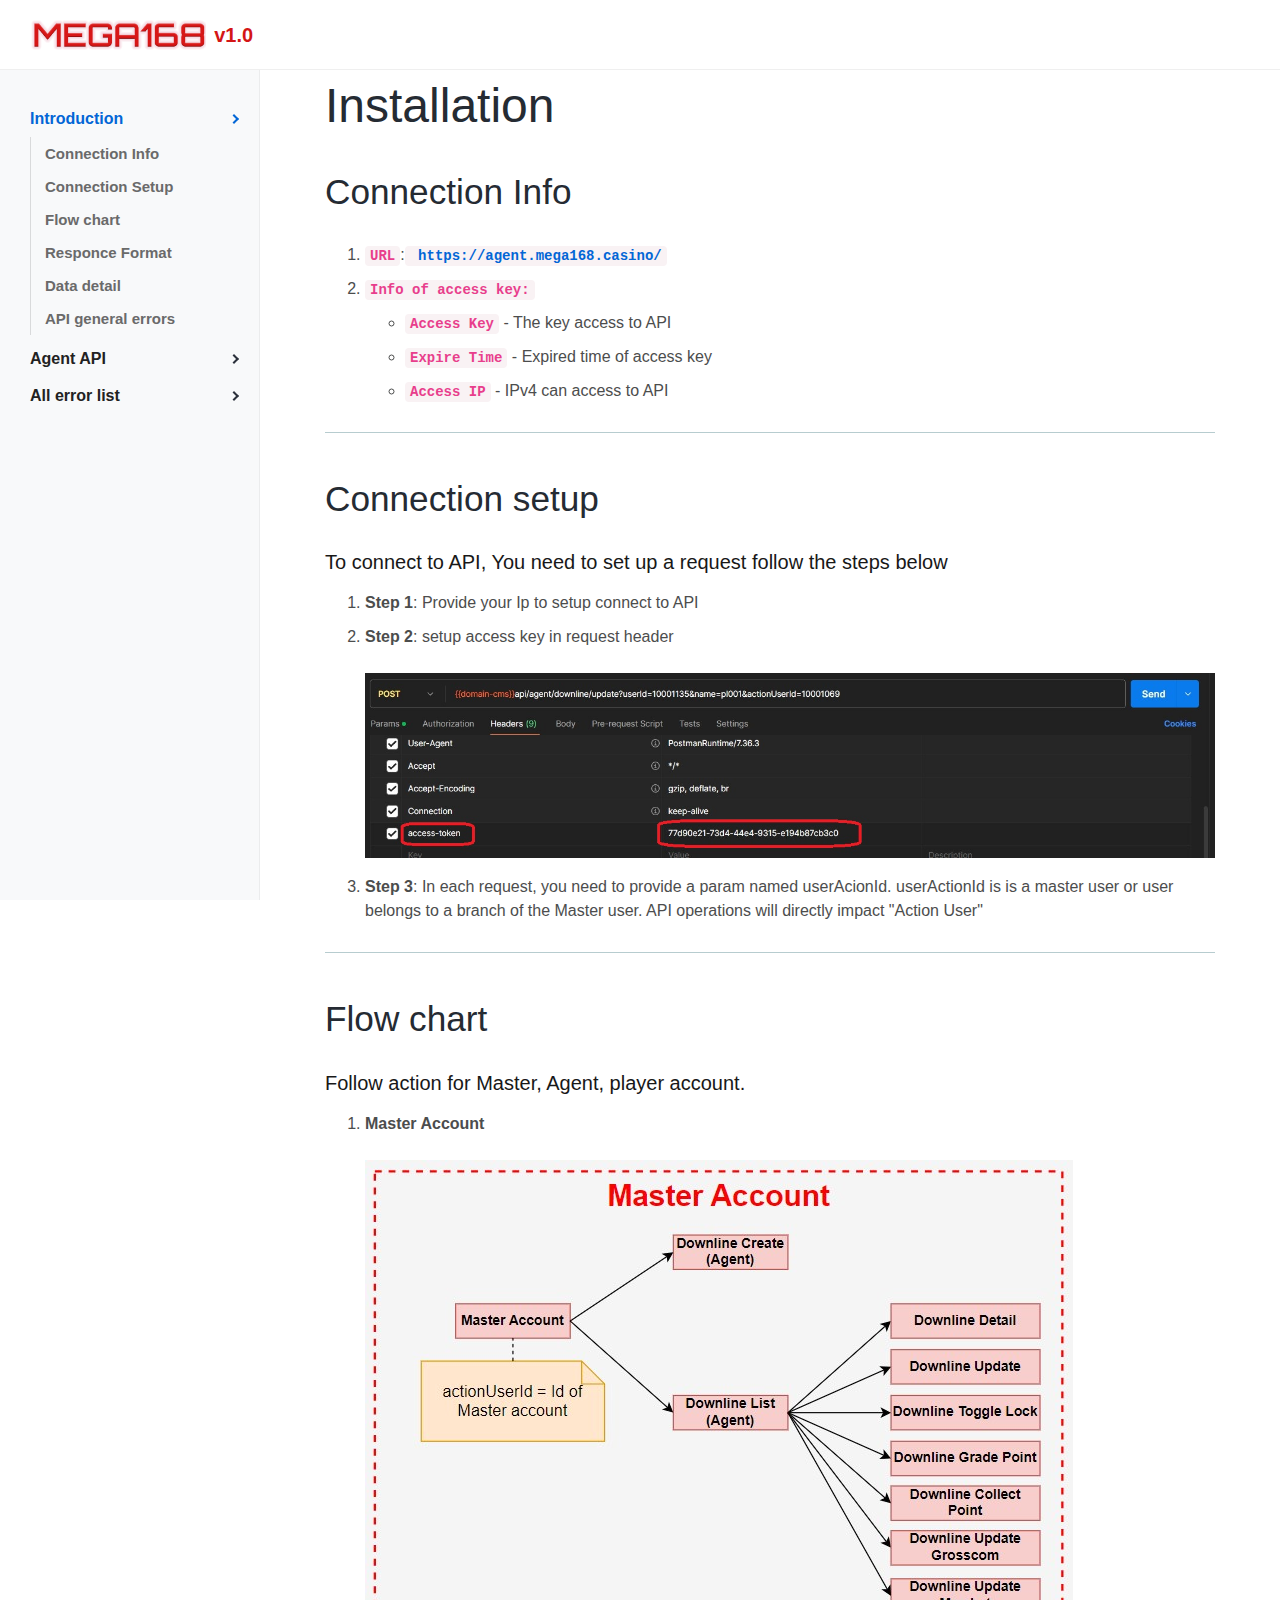
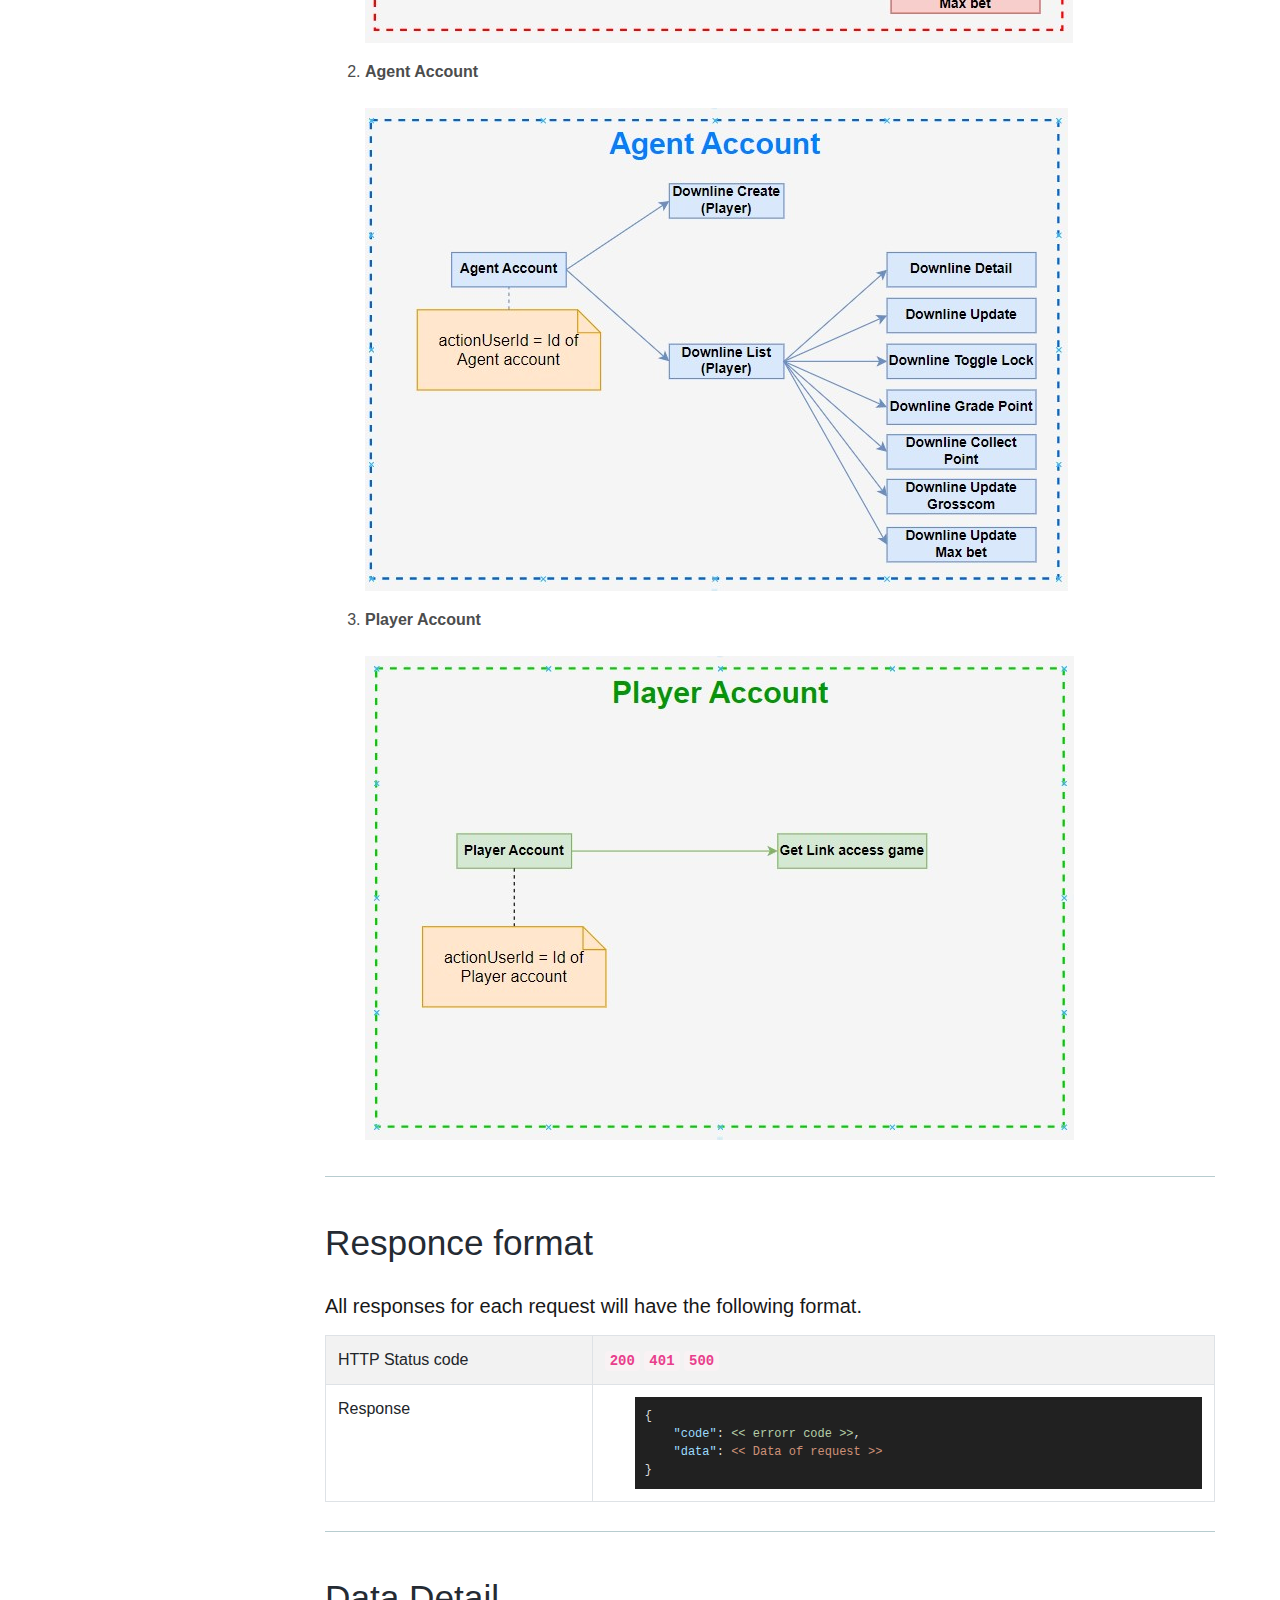
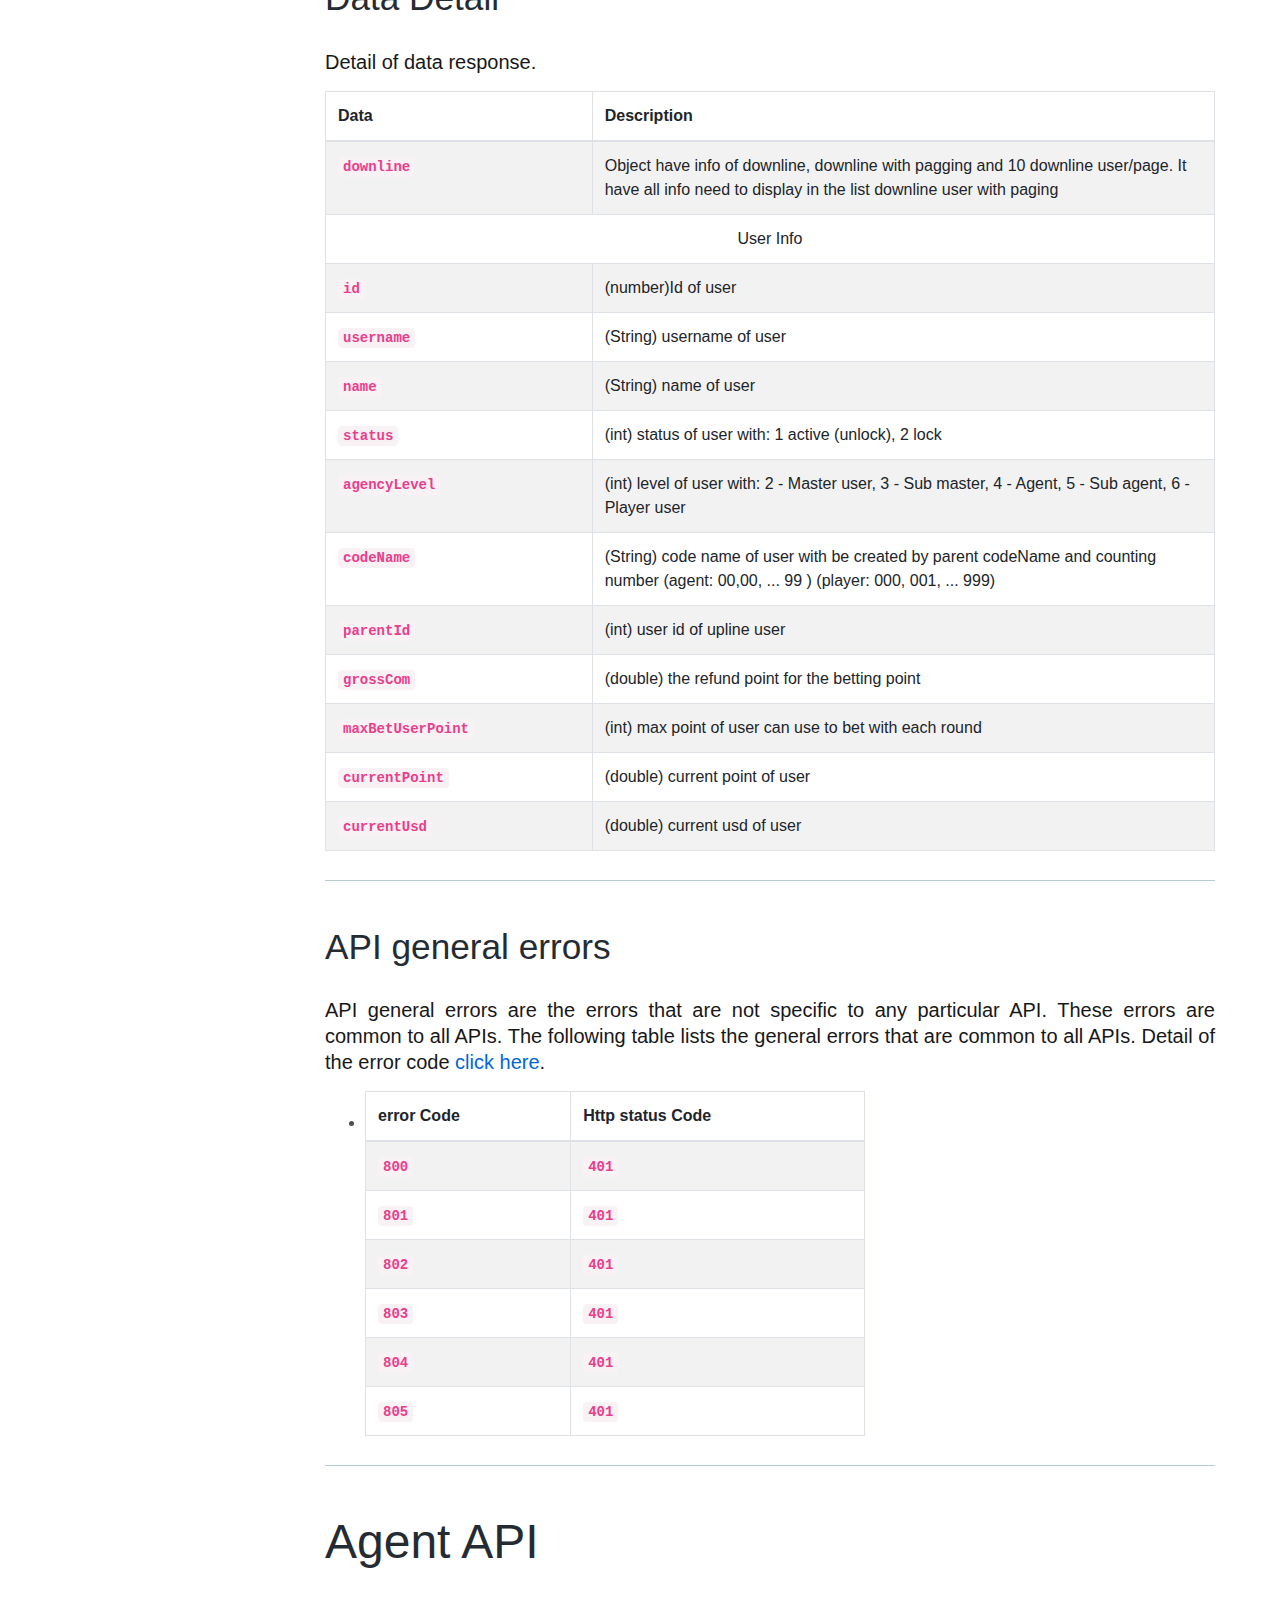
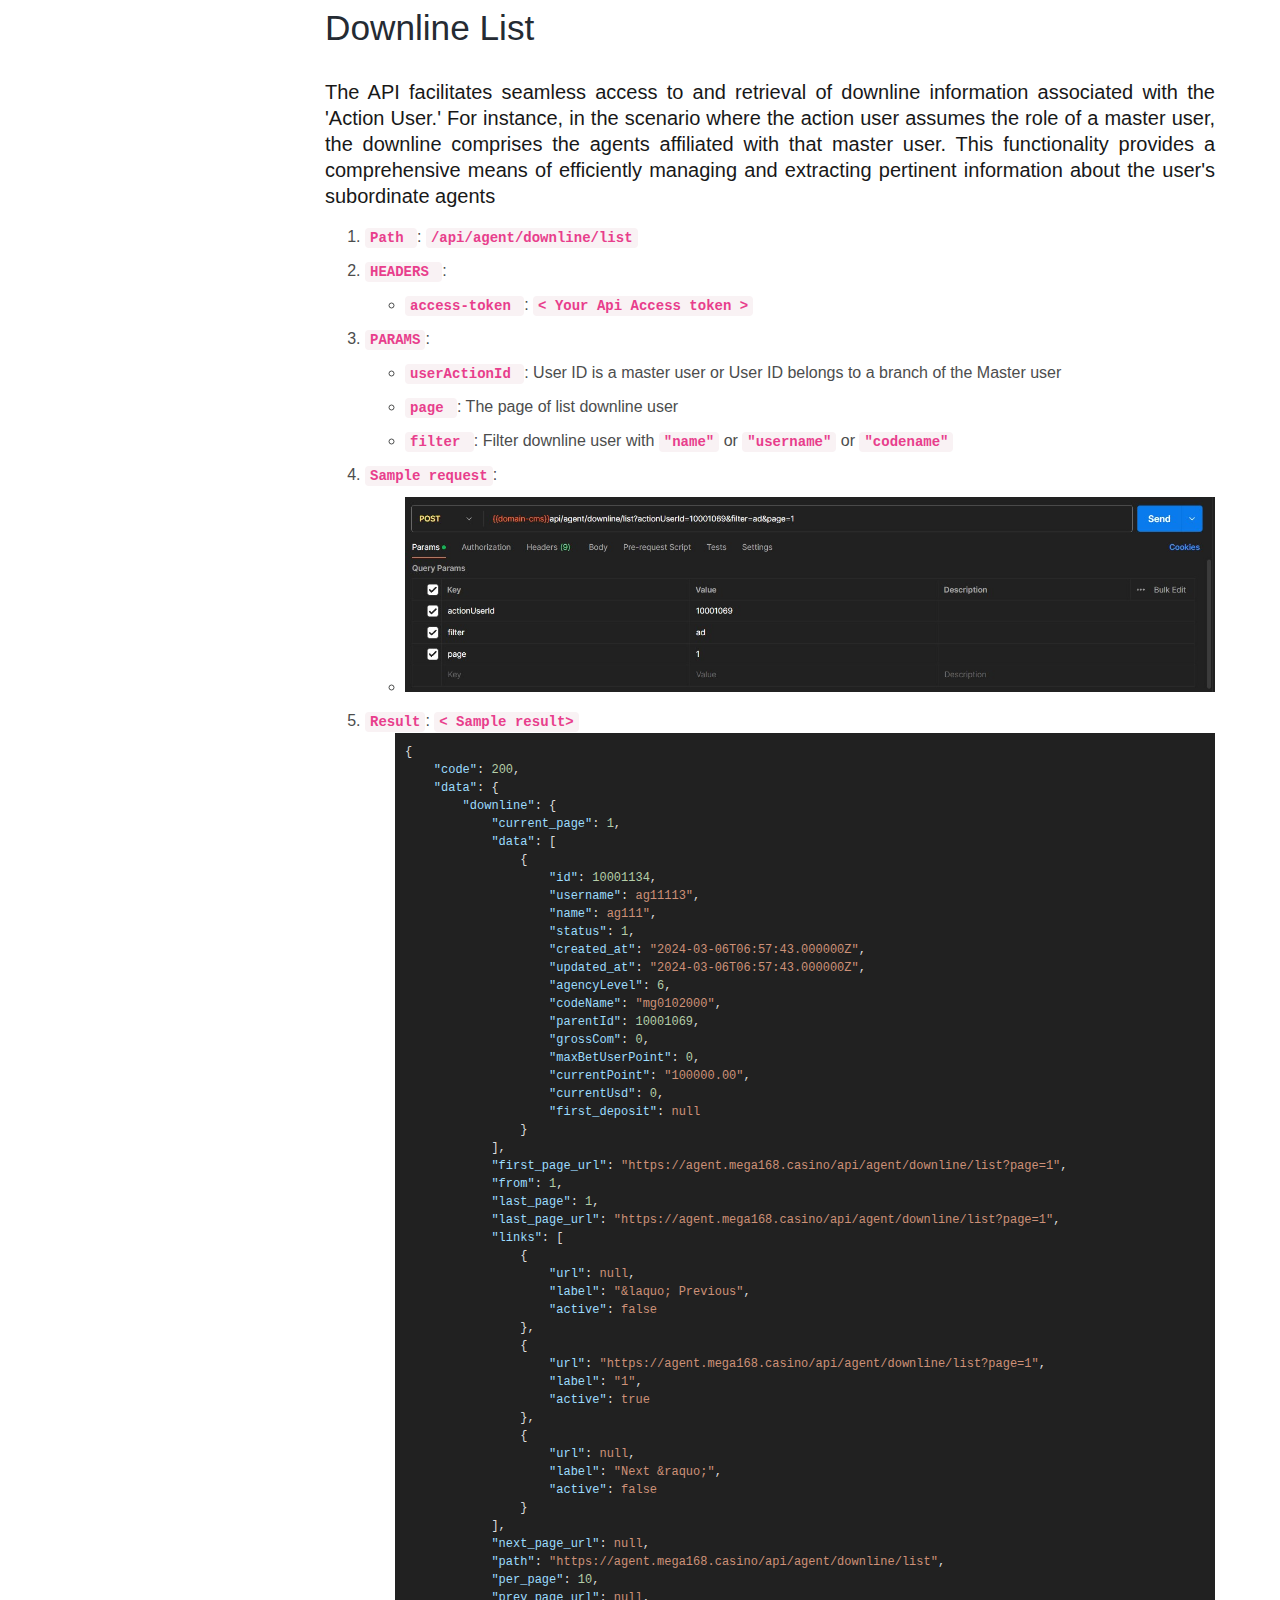
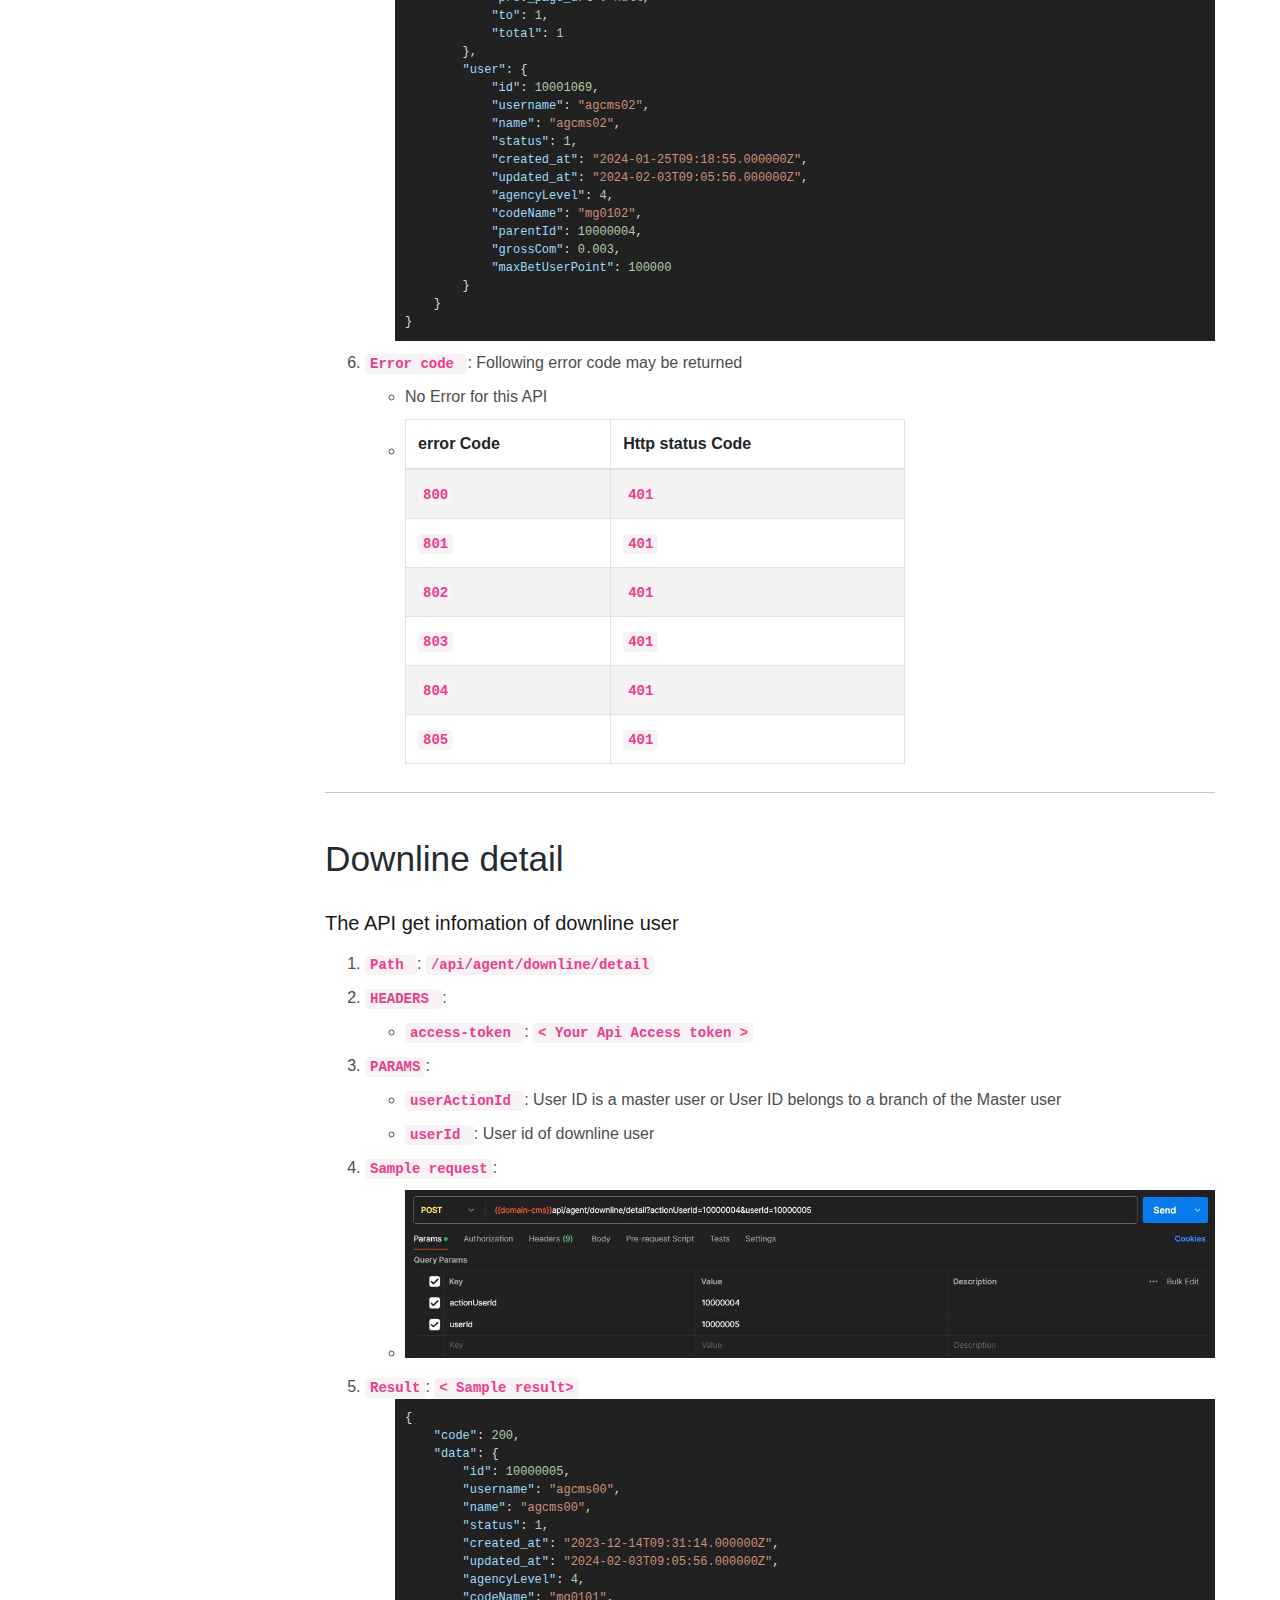
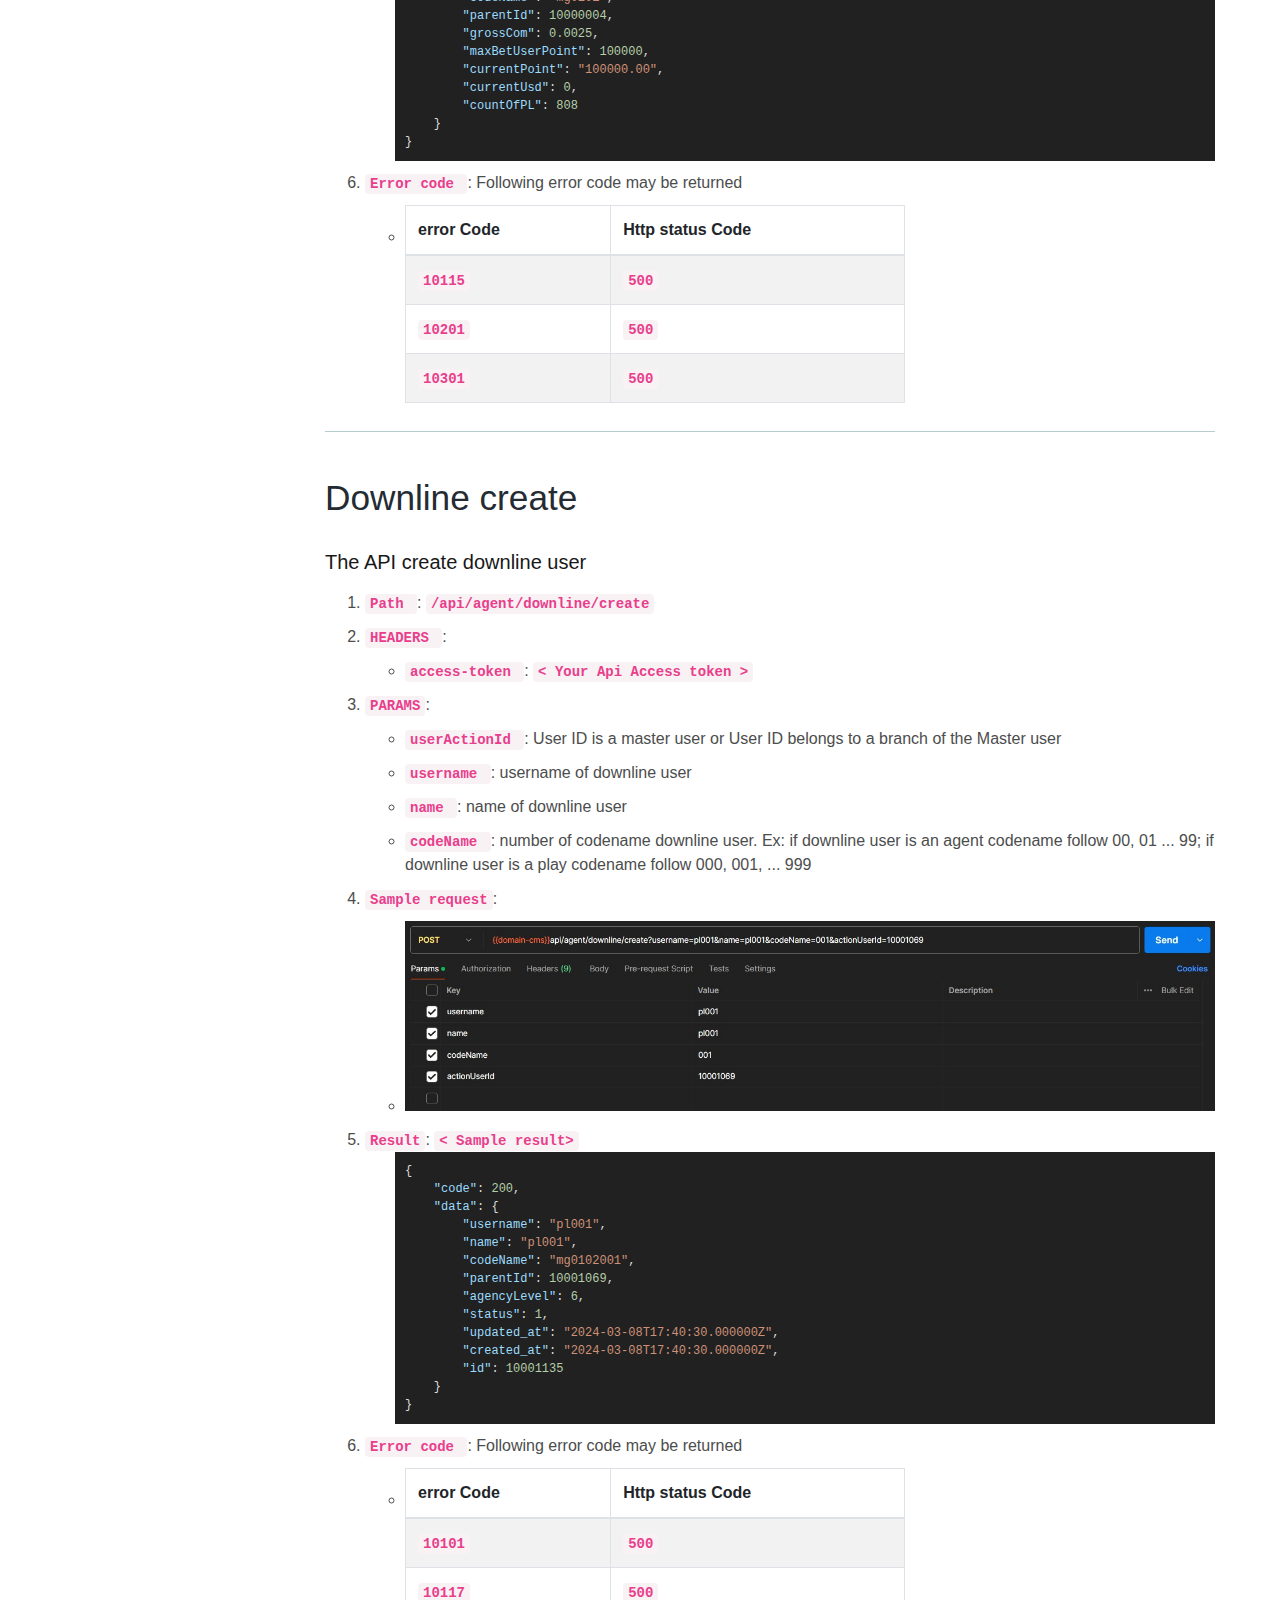
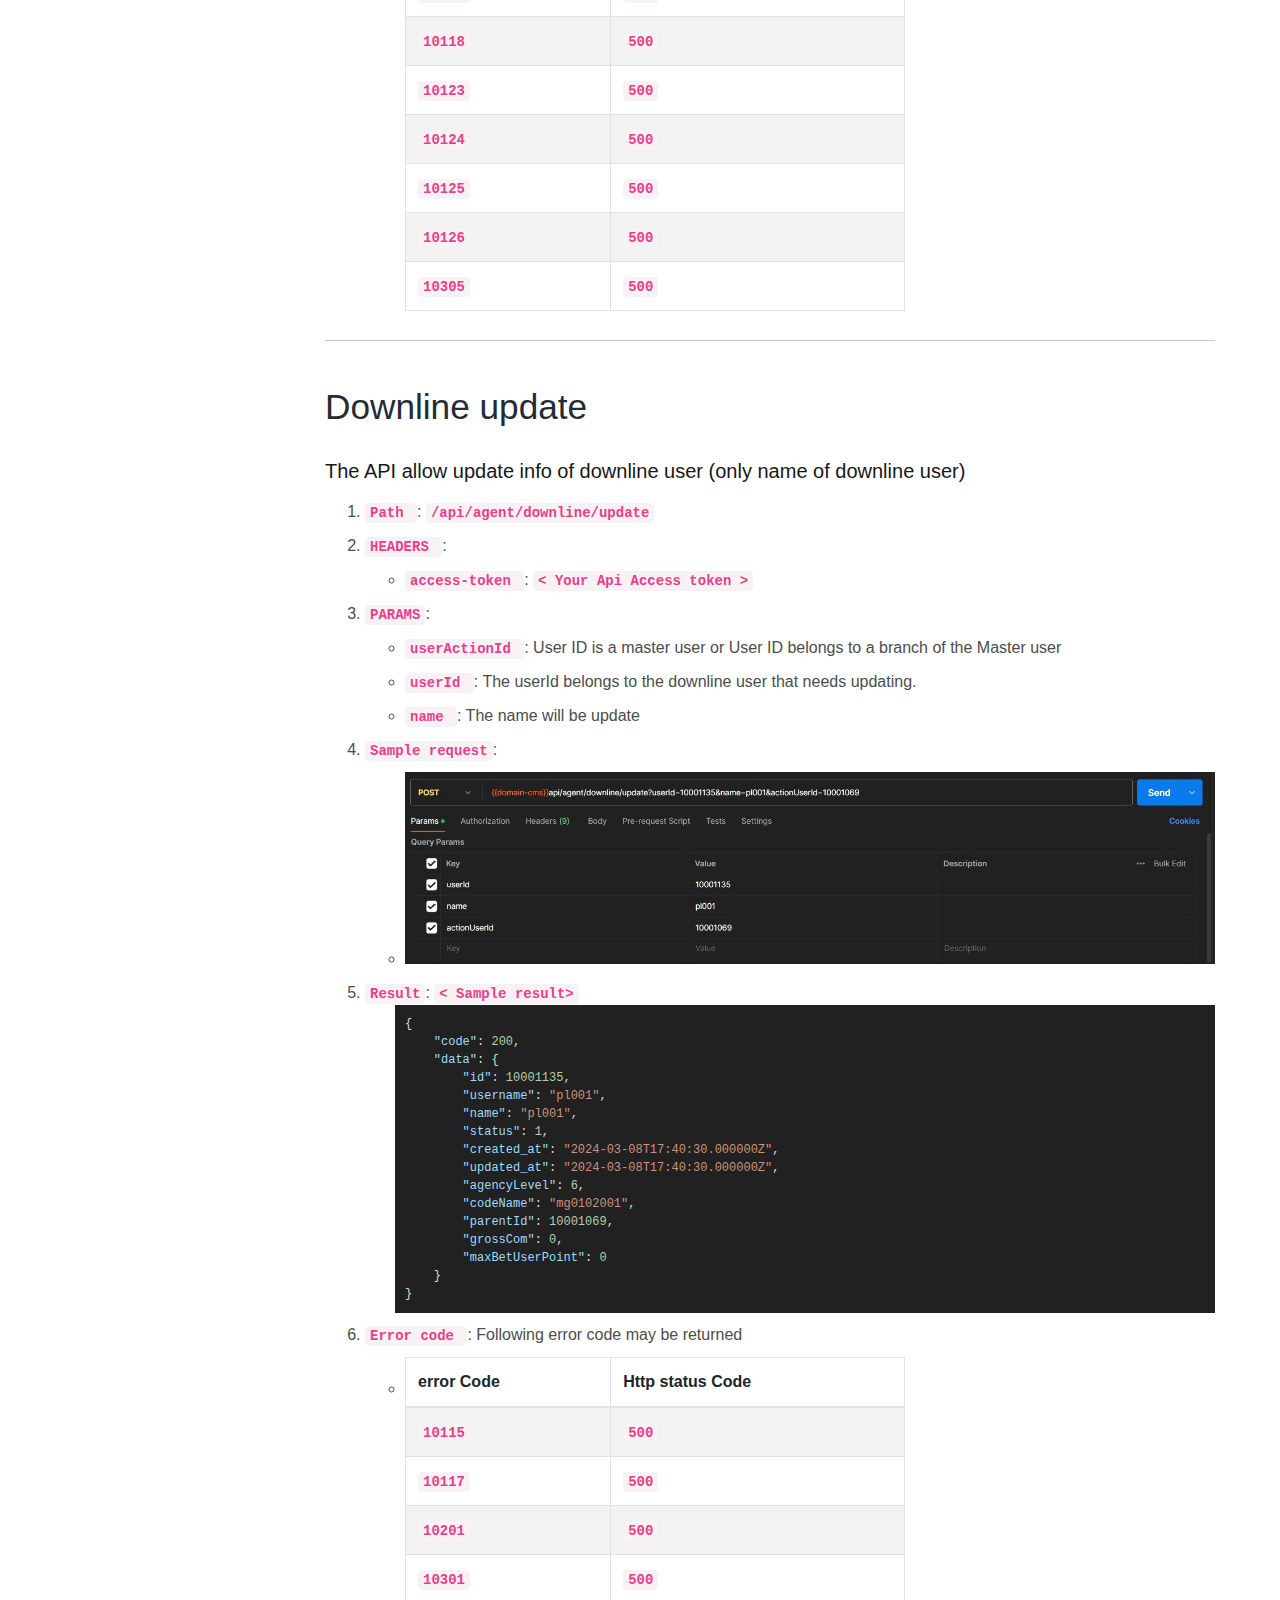
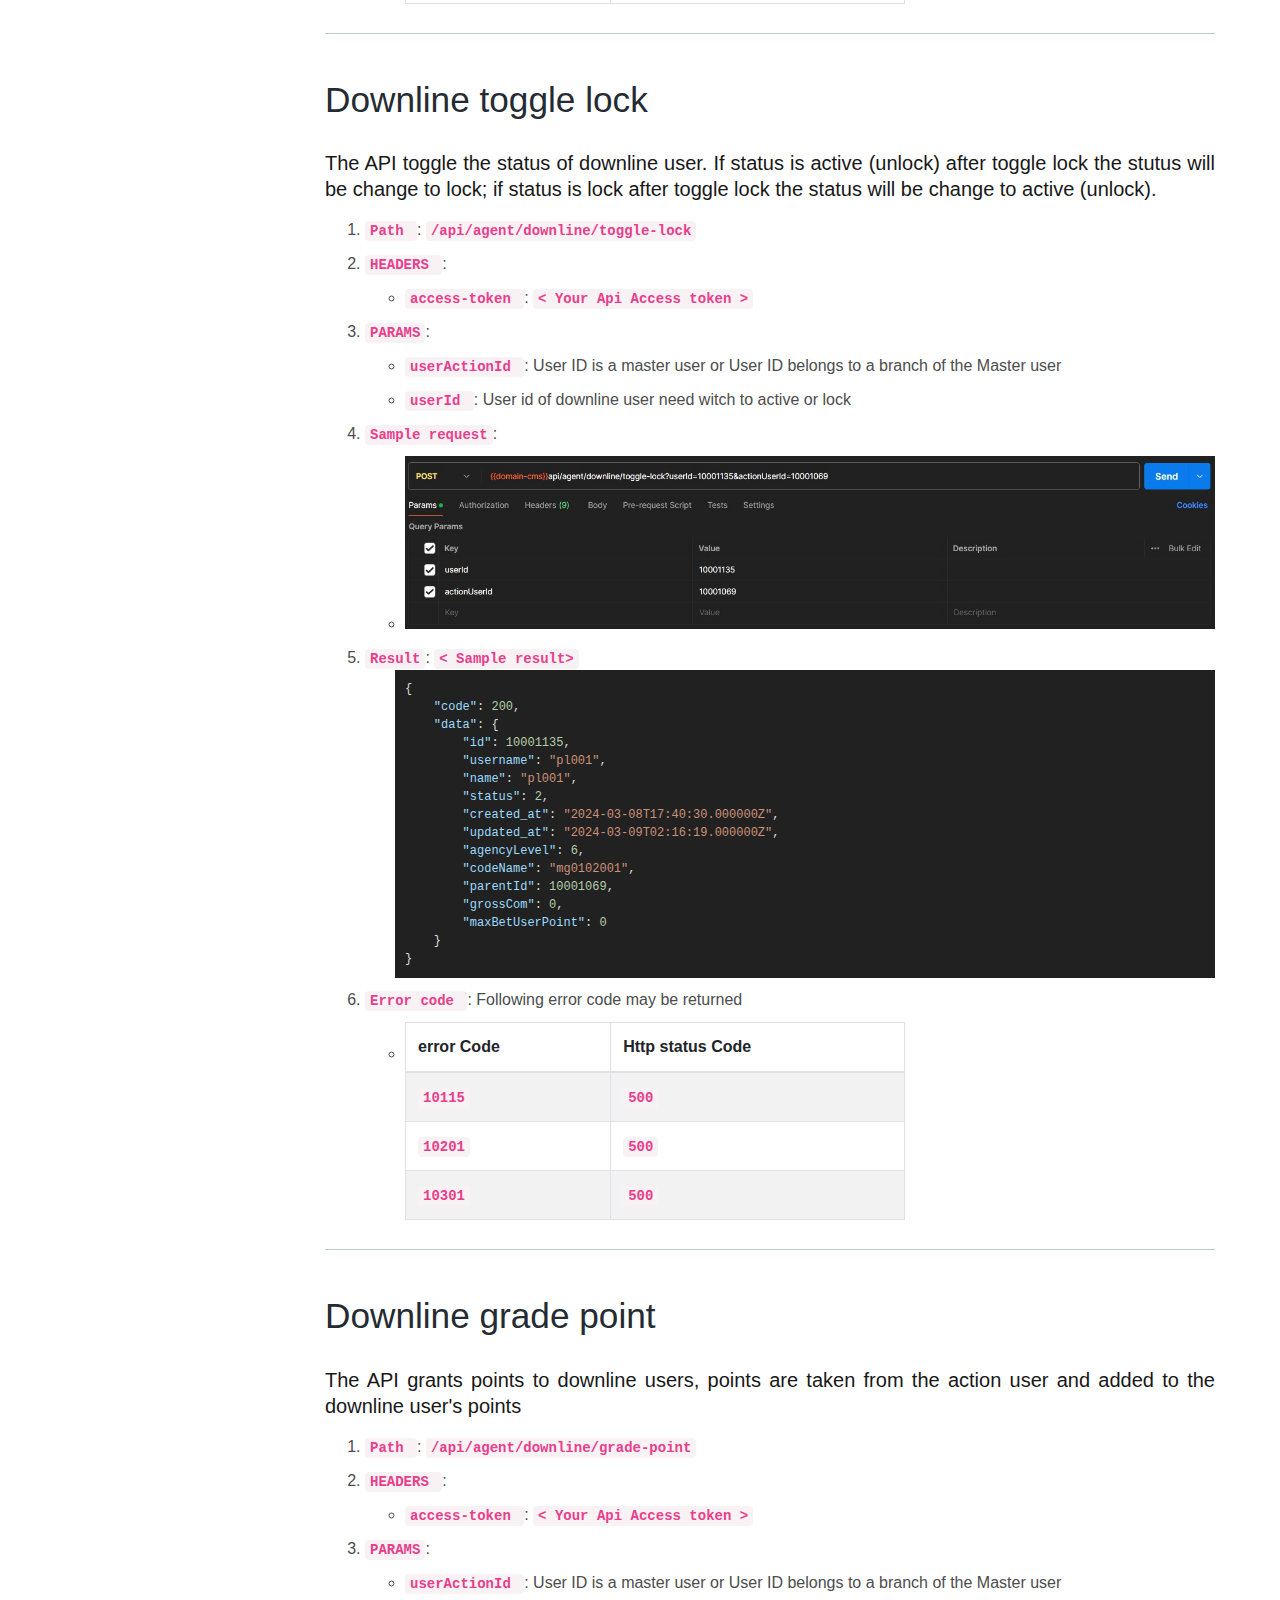
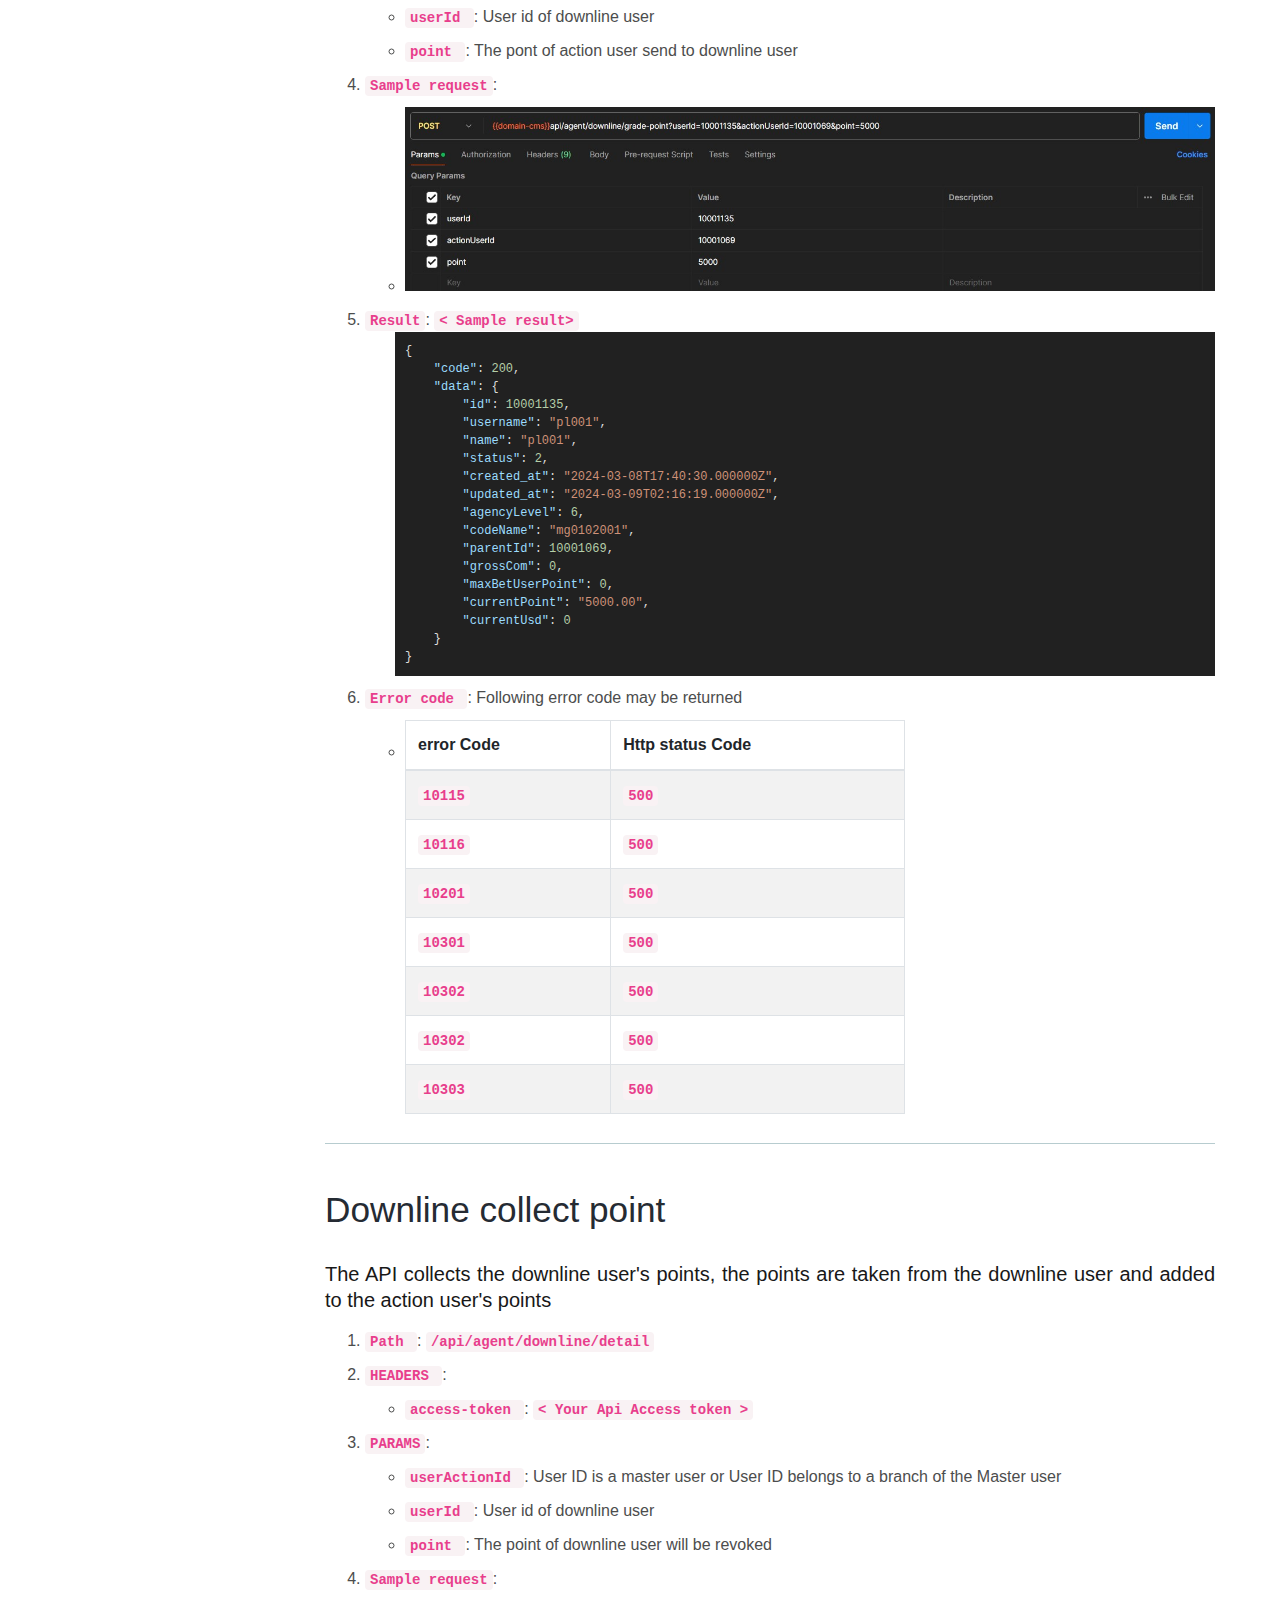
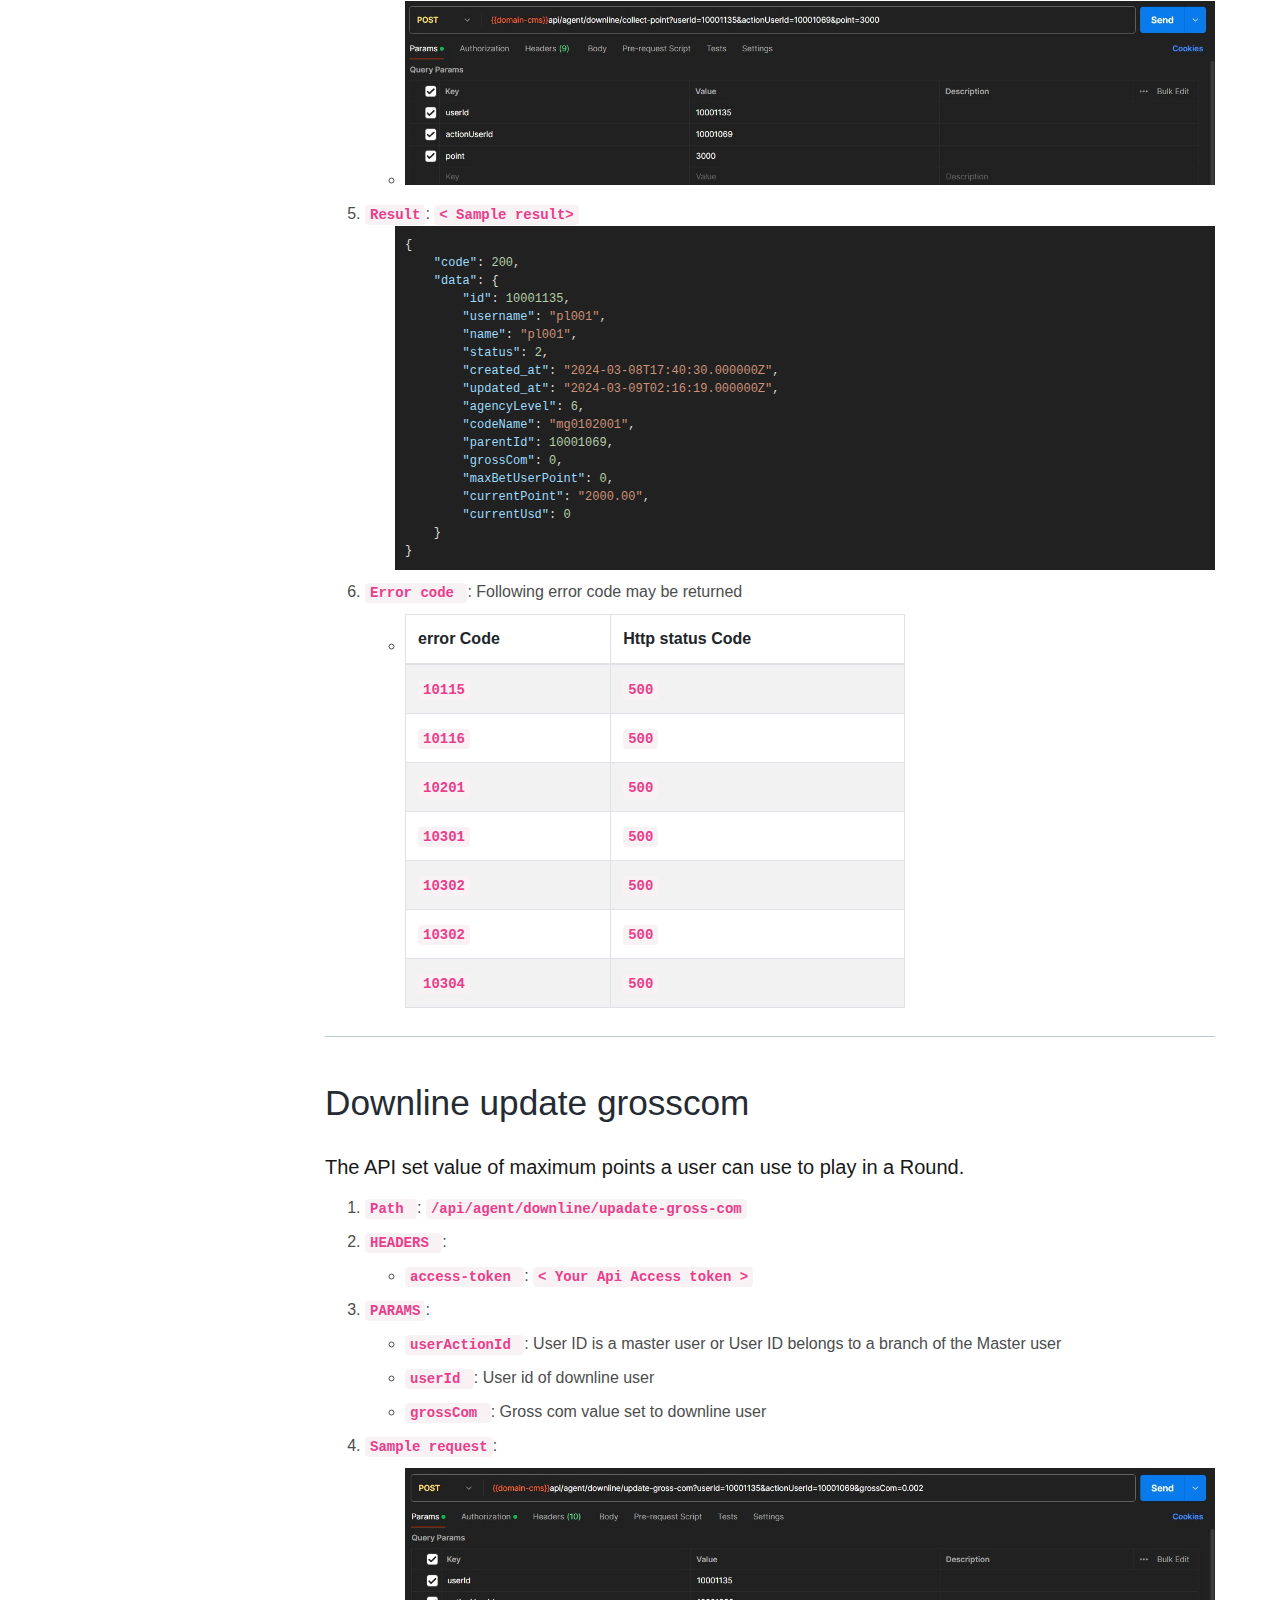
<file: docs.html>
<!DOCTYPE html>
<html lang="en">
<head>
    <meta charset="UTF-8"/>
    <meta http-equiv="X-UA-Compatible" content="IE=edge">
    <meta name="viewport" content="width=device-width, initial-scale=1, minimum-scale=1.0, shrink-to-fit=no">
    <link href="assets/images/favicon.png" rel="icon"/>
    <title>Mega 168 API Document</title>
    <meta name="description" content="Your ThemeForest item Name and description">
    <meta name="author" content="Mega168">

    <!-- Stylesheet
    ============================== -->
    <!-- Bootstrap -->
    <link rel="stylesheet" type="text/css" href="assets/vendor/bootstrap/css/bootstrap.min.css"/>
    <!-- Font Awesome Icon -->
    <link rel="stylesheet" type="text/css" href="assets/vendor/font-awesome/css/all.min.css"/>
    <!-- Magnific Popup -->
    <link rel="stylesheet" type="text/css" href="assets/vendor/magnific-popup/magnific-popup.min.css"/>
    <!-- Highlight Syntax -->
    <link rel="stylesheet" type="text/css" href="assets/vendor/highlight.js/styles/github.css"/>
    <!-- Custom Stylesheet -->
    <link rel="stylesheet" type="text/css" href="assets/css/stylesheet.css"/>
    <style>
        .alert-icon {
            position: absolute;
            left: 0;
            top: 50%;
            transform: translateY(-50%);
            border-radius: 0;
            margin-left: 16px;
            height: 16px;
            width: 16px;
            fill: #E6A200;
        }

        .alert-bar {
            padding: 8px 16px 8px 40px;
            color: #1A1A1A;
            background-color: rgba(255, 180, 0, 0.2);
            width: 100%;
            position: relative;
            display: block;
            z-index: 2;
            top: 0px;
            border-radius: 3px;
            height: 60px;
        }

        .closebtn {
            color: #999999;
            font-weight: bold;
            float: right;
            top: 50%;
            font-size: 22px;
            line-height: 40px;
            cursor: pointer;
            transition: 0.3s;
        }

        .closebtn:hover {
            color: black;
        }

        .highlight {
            background: rgba(255, 180, 0, 0.2);
            color: inherit;
            box-shadow: inset 0px -3px 0px #FFB400;
            word-break: break-word;
        }

        .alert-body {
            position: absolute;
            left: 48px;
            right: 40px;
            top: 20px;
            bottom: 20px;
            text-overflow: ellipsis;
            overflow: hidden;
            white-space: nowrap;
        }

        .read-more-link {
            color: #f26b3a;
            font-weight: 600
        }

        .read-more-link:hover {
            color: #dd5524;
            cursor: pointer
        }

        .read-more-link:visited {
            text-decoration: none;
        }

        .description-body {
            font-family: Open Sans;
            font-style: normal;
            font-weight: normal;
            font-size: 14px;
            line-height: 24px;
            display: flex;
            align-items: center;
        }

        .popover__wrapper {
            position: inherit;
            display: inline-block;
        }

        .popover__content {
            opacity: 0;
            visibility: hidden;
            position: absolute;
            transform: translate(0, 5px);
            background-color: #F7F7F7;
            padding: 16px;
            box-shadow: 1px 1px 4px rgba(0, 0, 0, 0.2);
            width: 313px;
            border-radius: 3px;
            display: block;
        }

        .popover__content:before {
            position: absolute;
            z-index: -1;
            content: "";
            right: calc(50% - 16px / 2 + 0.5px);
            top: -10px;
            border-style: solid;
            width: 16px;
            height: 8px;
            border-width: 0 10px 10px 10px;
            border-color: transparent transparent #F7F7F7 transparent;
            transition-duration: 0.3s;
            transition-property: transform;
        }

        .popover__wrapper:hover .popover__content {
            z-index: 10;
            opacity: 1;
            visibility: visible;
            transform: translate(15px, 15px);
            transition: all 0.5s cubic-bezier(0.75, -0.02, 0.2, 0.97);
        }

        .popover__message {
            text-align: left;
            word-break: keep-all;
            line-height: 1.6;
            font-size: 12px;
            font-weight: normal;
            font-style: normal;
            font-family: Open Sans;
            color: #1A1A1A;
        }
        .json{
            margin-left: 30px !important;
        }
        .json div,.json  span,.json  applet,.json  object,.json  iframe,.json  h1,.json  h2,.json  h3,.json  h4,.json  h5,.json  h6,.json  p,.json  blockquote,.json  pre,.json  a,.json  abbr,.json  acronym,.json  address,.json  big,.json  cite,.json  code,.json  del,.json  dfn,.json  em,.json  img,.json  ins,.json  kbd,.json  q,.json  s,.json  samp,.json  small,.json  strike,.json  strong,.json  sub,.json  sup,.json  tt,.json  var,.json  b,.json  u,.json  i,.json  center,.json  dl,.json  dt,.json  dd,.json  ol,.json  ul,.json  li,.json  fieldset,.json  form,.json  label,.json  legend,.json  table,.json  caption,.json  tbody,.json  tfoot,.json  thead,.json  tr,.json  th,.json  td,.json  article,.json  aside,.json  canvas,.json  details,.json  embed,.json  figure,.json  figcaption,.json  footer,.json  header,.json  hgroup,.json  menu,.json  nav,.json  output,.json  ruby,.json  section,.json  summary,.json  time,.json  mark,.json  audio,.json  video {
            margin: 0;
            padding: 0;
            border: 0;
            font-size: 100%;
            font: inherit;
            vertical-align: baseline;
        }
        .json>div{
            padding: 10px;
        }

    </style>
</head>

<body data-spy="scroll" data-target=".idocs-navigation" data-offset="125">

<!-- Preloader -->
<div class="preloader">
    <div class="lds-ellipsis">
        <div></div>
        <div></div>
        <div></div>
        <div></div>
    </div>
</div>
<!-- Preloader End -->

<!-- Document Wrapper   
=============================== -->
<div id="main-wrapper">

    <!-- Header
    ============================ -->
    <header id="header" class="sticky-top">
        <!-- Navbar -->
        <nav class="primary-menu navbar navbar-expand-lg navbar-dropdown-dark">
            <div class="container-fluid">
                <!-- Sidebar Toggler -->
                <button id="sidebarCollapse" class="navbar-toggler d-block d-md-none" type="button"><span></span><span
                        class="w-75"></span><span class="w-50"></span></button>

                <!-- Logo -->
                <a class="logo ml-md-3" href="index.html" title="iDocs Template"> <img height="30" src="assets/images/logo.png" alt="MEGA168">
                    <span style=" font-size: 20px !important; font-weight: 600; color: #d41616; " class="text-2 ml-2">v1.0</span></a>
                <!-- Logo End -->

                <!-- Navbar Toggler -->
            </div>
        </nav>
        <!-- Navbar End -->
    </header>
    <!-- Header End -->

    <!-- Content
    ============================ -->
    <div id="content" role="main">

        <!-- Sidebar Navigation
        ============================ -->
        <div class="idocs-navigation bg-light">
            <ul class="nav flex-column ">
                <li class="nav-item"><a class="nav-link active arrow" href="#introduction">Introduction</a>
                    <ul class="nav flex-column">
                        <li class="nav-item"><a class="nav-link" href="#connection_info">Connection Info</a></li>
                        <li class="nav-item"><a class="nav-link" href="#connection_setup">Connection Setup</a></li>
                        <li class="nav-item"><a class="nav-link" href="#flow_chart">Flow chart</a></li>
                        <li class="nav-item"><a class="nav-link" href="#responce_format">Responce Format</a></li>
                        <li class="nav-item"><a class="nav-link" href="#data_detail">Data detail</a></li>
                        <li class="nav-item"><a class="nav-link" href="#api_general_code">API general errors</a></li>
                    </ul>
                </li>
                <li class="nav-item"><a class="nav-link arrow" href="#agent_api">Agent API</a>
                    <ul class="nav flex-column">
                        <li class="nav-item"><a class="nav-link" href="#downline_list">Downline List</a></li>
                        <li class="nav-item"><a class="nav-link" href="#downline_detail">Downline detail</a></li>
                        <li class="nav-item"><a class="nav-link" href="#downline_create">Downline create</a></li>
                        <li class="nav-item"><a class="nav-link" href="#downline_update">Downline update</a></li>
                        <li class="nav-item"><a class="nav-link" href="#downline_toggle_lock">Downline toggle lock</a>
                        </li>
                        <li class="nav-item"><a class="nav-link" href="#downline_grade_point">Downline Grede point</a>
                        </li>
                        <li class="nav-item"><a class="nav-link" href="#downline_collect_point">Downline Collect
                            point</a>
                        </li>
                        <li class="nav-item"><a class="nav-link" href="#downline_update_grosscom">Downline Update
                            Grosscom</a></li>
                        <li class="nav-item"><a class="nav-link" href="#downline_update_max_bet_by_round">Downline
                            Update max bet by round</a></li>
                        <li class="nav-item"><a class="nav-link" href="#get_link_access_game">Get Link access game</a>
                        </li>
                    </ul>
                </li>
                <li class="nav-item"><a class="nav-link arrow" href="#all_error_list">All error list</a>
                    <ul class="nav flex-column">
                        <li class="nav-item"><a class="nav-link" href="#http_status_code">HTTP Status code</a></li>
                        <li class="nav-item"><a class="nav-link" href="#error_code">Error code</a></li>
                    </ul>
                </li>
            </ul>
        </div>

        <!-- Docs Content
        ============================ -->
        <div class="idocs-content">
            <div class="container">

                <!-- Installation
                ============================ -->
                <h1 id="introduction">Installation</h1>
                <section id="connection_info">
                    <h2>Connection Info</h2>
                    <p class="lead"></p>
                    <ol>
                        <li><code>URL</code>:<code class="text-primary"> https://agent.mega168.casino/</code></li>
                        <li><code>Info of access key:</code>
                            <ul>
                                <li><code>Access Key</code> - The key access to API</li>
                                <li><code>Expire Time</code> - Expired time of access key </li>
                                <li><code>Access IP</code> - IPv4 can access to API</li>
                            </ul>
                        </li>
                    </ol>
                </section>
                <hr class="divider">


                <section id="connection_setup">
                    <h2>Connection setup</h2>
                    <p class="lead">To connect to API, You need to set up a request follow the steps below</p>
                    <ol>
                        <li><b>Step 1</b>: Provide your Ip to setup connect to API</li>
                        <li><b>Step 2</b>: setup access key in request header <br/><br/>
                        <img src="assets/images/request-header.jpg" class="img-fluid">
                        </li>
                        <li><b>Step 3</b>: In each request, you need to provide a param named userAcionId. userActionId
                            is is a master user or user belongs to a branch of the Master user. API operations will
                            directly impact "Action User"</li>
                    </ol>
                </section>

                <hr class="divider">

                <section id="flow_chart">
                    <h2>Flow chart</h2>
                    <p class="lead">Follow action for Master,  Agent, player account.</p>
                    <ol>
                        <li><b>Master Account</b><br/><br/>
                            <img src="assets/images/flow-master.jpg" class="img-fluid">
                        </li>
                        <li><b>Agent Account</b><br/><br/>
                            <img src="assets/images/flow-agent.jpg" class="img-fluid">
                        </li>
                        <li><b>Player Account</b><br/><br/>
                            <img src="assets/images/flow-player.jpg" class="img-fluid">
                        </li>
                    </ol>
                </section>

                <hr class="divider">

                <section id="responce_format">
                    <h2>Responce format</h2>
                    <p class="lead">
                        All responses for each request will have the following format</a>.
                    </p>
                    <table class="table table-bordered table-striped" >
                        <tbody>
                        <tr>
                            <td width="30%">HTTP Status code</td>
                            <td><code>200</code> <code>401</code> <code>500</code></td>
                        </tr>
                        <tr>
                            <td width="30%">Response</td>
                            <td>
                                <div class="json ml-2">
                                    <div style="background-color:#212121;color:#f8f8f2;font-family:IBMPlexMono, 'Courier New', monospace, Consolas, 'Courier New', monospace;font-size:12px;font-weight:normal;line-height:18px;">
                                        <div>
                                            <span style="color:#dcdcdc;">{</span>
                                        </div>
                                        <div>
                                            <span style="color:#f8f8f2;">&nbsp; &nbsp;&nbsp;</span><span
                                                style="color:#9cdcfe;">"code"</span><span
                                                style="color:#dcdcdc;">:</span><span style="color:#f8f8f2;"> </span><span
                                                style="color:#b5cea8;"><< errorr code >></span><span style="color:#dcdcdc;">,</span>
                                        </div>
                                        <div>
                                            <span style="color:#f8f8f2;">&nbsp; &nbsp;&nbsp;</span><span
                                                style="color:#9cdcfe;">"data"</span><span
                                                style="color:#dcdcdc;">:</span><span style="color:#f8f8f2;"> </span><span
                                                style="color:#ce9178;"><< Data of request >> </span>
                                        </div>
                                        <div>
                                            <span style="color:#dcdcdc;">}</span>
                                        </div>
                                    </div>
                                </div>
                            </td>
                        </tr>
                        </tbody>
                    </table>
                </section>

                <hr class="divider">
                <section id="data_detail">
                    <h2>Data Detail</h2>
                    <p class="lead">
                        Detail of data response</a>.
                    </p>
                    <table class="table table-bordered table-striped" >
                        <thead>
                        <tr>
                            <th>Data</th>
                            <th>Description</th>
                        </tr>
                        </thead>
                        <tbody>
                        <tr>
                            <td width="30%"><code>downline</code></td>
                            <td>Object have info of downline, downline with pagging and 10 downline user/page. It have
                            all info need to display in the list downline user with paging
                            </td>
                        </tr>
                        <tr>
                            <td colspan="2" class="text-center"> User Info
                            </td>
                        <tr>
                            <td width="30%"><code>id</code></td>
                            <td>(number)Id of user </td>
                        </tr>
                        <tr>
                            <td width="30%"><code>username</code></td>
                            <td>(String) username of user</td>
                        </tr>
                        <tr>
                            <td width="30%"><code>name</code></td>
                            <td>(String) name of user </td>
                        </tr>
                        <tr>
                            <td width="30%"><code>status</code></td>
                            <td>(int) status of user with: 1 active (unlock), 2 lock</td>
                        </tr>
                        <tr>
                            <td width="30%"><code>agencyLevel</code></td>
                            <td>(int) level of user with: 2 - Master user, 3 - Sub master, 4 - Agent, 5 - Sub agent,
                            6 - Player user</td>
                        </tr>
                        <tr>
                            <td width="30%"><code>codeName</code></td>
                            <td>(String) code name of user with be created by parent codeName and counting number
                                (agent: 00,00, ... 99 ) (player: 000, 001, ... 999) </td>
                        </tr>
                        <tr>
                            <td width="30%"><code>parentId</code></td>
                            <td>(int) user id of upline user</td>
                        </tr>
                        <tr>
                            <td width="30%"><code>grossCom</code></td>
                            <td>(double) the refund point for the betting point</td>
                        </tr>
                        <tr>
                            <td width="30%"><code>maxBetUserPoint</code></td>
                            <td>(int) max point of user can use to bet with each round</td>
                        </tr>
                        <tr>
                            <td width="30%"><code>currentPoint</code></td>
                            <td>(double) current point of user</td>
                        </tr>
                        <tr>
                            <td width="30%"><code>currentUsd</code></td>
                            <td>(double) current usd of user</td>
                        </tr>
                        </tbody>
                    </table>
                </section>

                <hr class="divider">
                <section id="api_general_code">
                    <h2>API general errors</h2>
                    <p class="lead">
                        API general errors are the errors that are not specific to any particular API. These errors are
                        common to all APIs. The following table lists the general errors that are common to all APIs.
                        Detail of the error code <a href="#all_error_list">click here</a>.
                    </p>
                    <ul>
                        <li>
                            <table class="table table-bordered table-striped" style="max-width: 500px">
                                <thead>
                                <tr>
                                    <th>error Code</th>
                                    <th>Http status Code</th>
                                </tr>
                                </thead>
                                <tbody>
                                <tr> <td><code>800</code></td> <td><code>401</code></td> </tr>
                                <tr> <td><code>801</code></td> <td><code>401</code></td> </tr>
                                <tr> <td><code>802</code></td> <td><code>401</code></td> </tr>
                                <tr> <td><code>803</code></td> <td><code>401</code></td> </tr>
                                <tr> <td><code>804</code></td> <td><code>401</code></td> </tr>
                                <tr> <td><code>805</code></td> <td><code>401</code></td> </tr>
                                </tbody>
                            </table>
                        </li>
                    </ul>
                </section>

                <hr class="divider">

                <h1 id="agent_api">Agent API</h1>
                <section id="downline_list">
                    <h2>Downline List</h2>
                    <p class="lead">The API facilitates seamless access to and retrieval of downline information
                        associated with the 'Action User.' For instance, in the scenario where the action user assumes
                        the role of a master user, the downline comprises the agents affiliated with that master user.
                        This functionality provides a comprehensive means of efficiently managing and extracting
                        pertinent information about the user's subordinate agents</p>
                    <ol>
                        <li><code>Path </code>: <code> /api/agent/downline/list</code></li>
                        <li><code>HEADERS </code>:
                            <ul>
                                <li><code>access-token </code>: <code> < Your Api Access token > </code></li>
                            </ul>
                        </li>
                        <li><code>PARAMS</code>:
                            <ul>
                                <li><code>userActionId </code>: User ID is a master user or User ID belongs to a branch
                                    of the Master user
                                </li>
                                <li><code>page </code>: The page of list downline user</li>
                                <li><code>filter </code>: Filter downline user with <code>"name"</code> or <code>"username"</code>
                                    or <code>"codename"</code></li>
                            </ul>
                        </li>
                        <li><code>Sample request</code>:
                            <ul>
                                <li>
                                    <img src="assets/images/downline-list.jpg" class="img-fluid">
                                </li>
                            </ul>
                        </li>
                        <li><code>Result</code>: <code> < Sample result> </code >
                            <div class="json ml-2" >
                                <div style="background-color:#212121;color:#f8f8f2;font-family:IBMPlexMono, 'Courier New', monospace, Consolas, 'Courier New', monospace;font-size:12px;font-weight:normal;line-height:18px;">
                                    <div>
                                        <span style="color:#dcdcdc;">{</span>
                                    </div>
                                    <div>
                                        <span style="color:#f8f8f2;">&nbsp; &nbsp;&nbsp;</span><span style="color:#9cdcfe;">"code"</span><span style="color:#dcdcdc;">:</span><span style="color:#f8f8f2;"> </span><span style="color:#b5cea8;">200</span><span style="color:#dcdcdc;">,</span>
                                    </div>
                                    <div>
                                        <span style="color:#f8f8f2;">&nbsp; &nbsp;&nbsp;</span><span style="color:#9cdcfe;">"data"</span><span style="color:#dcdcdc;">:</span><span style="color:#f8f8f2;"> </span><span style="color:#dcdcdc;">{</span>
                                    </div>
                                    <div>
                                        <span style="color:#f8f8f2;">&nbsp; &nbsp; &nbsp; &nbsp;&nbsp;</span><span style="color:#9cdcfe;">"downline"</span><span style="color:#dcdcdc;">:</span><span style="color:#f8f8f2;"> </span><span style="color:#dcdcdc;">{</span>
                                    </div>
                                    <div>
                                        <span style="color:#f8f8f2;">&nbsp; &nbsp; &nbsp; &nbsp; &nbsp; &nbsp;&nbsp;</span><span style="color:#9cdcfe;">"current_page"</span><span style="color:#dcdcdc;">:</span><span style="color:#f8f8f2;"> </span><span style="color:#b5cea8;">1</span><span style="color:#dcdcdc;">,</span>
                                    </div>
                                    <div>
                                        <span style="color:#f8f8f2;">&nbsp; &nbsp; &nbsp; &nbsp; &nbsp; &nbsp;&nbsp;</span><span style="color:#9cdcfe;">"data"</span><span style="color:#dcdcdc;">:</span><span style="color:#f8f8f2;"> </span><span style="color:#dcdcdc;">[</span>
                                    </div>
                                    <div>
                                        <span style="color:#f8f8f2;">&nbsp; &nbsp; &nbsp; &nbsp; &nbsp; &nbsp; &nbsp; &nbsp;&nbsp;</span><span style="color:#dcdcdc;">{</span>
                                    </div>
                                    <div>
                                        <span style="color:#f8f8f2;">&nbsp; &nbsp; &nbsp; &nbsp; &nbsp; &nbsp; &nbsp; &nbsp; &nbsp; &nbsp;&nbsp;</span><span style="color:#9cdcfe;">"id"</span><span style="color:#dcdcdc;">:</span><span style="color:#f8f8f2;"> </span><span style="color:#b5cea8;">10001134</span><span style="color:#dcdcdc;">,</span>
                                    </div>
                                    <div>
                                        <span style="color:#f8f8f2;">&nbsp; &nbsp; &nbsp; &nbsp; &nbsp; &nbsp; &nbsp; &nbsp; &nbsp; &nbsp;&nbsp;</span><span style="color:#9cdcfe;">"username"</span><span style="color:#dcdcdc;">:</span><span style="color:#f8f8f2;"> </span><span style="color:#ce9178;">ag11113"</span><span style="color:#dcdcdc;">,</span>
                                    </div>
                                    <div>
                                        <span style="color:#f8f8f2;">&nbsp; &nbsp; &nbsp; &nbsp; &nbsp; &nbsp; &nbsp; &nbsp; &nbsp; &nbsp;&nbsp;</span><span style="color:#9cdcfe;">"name"</span><span style="color:#dcdcdc;">:</span><span style="color:#f8f8f2;"> </span><span style="color:#ce9178;">ag111"</span><span style="color:#dcdcdc;">,</span>
                                    </div>
                                    <div>
                                        <span style="color:#f8f8f2;">&nbsp; &nbsp; &nbsp; &nbsp; &nbsp; &nbsp; &nbsp; &nbsp; &nbsp; &nbsp;&nbsp;</span><span style="color:#9cdcfe;">"status"</span><span style="color:#dcdcdc;">:</span><span style="color:#f8f8f2;"> </span><span style="color:#b5cea8;">1</span><span style="color:#dcdcdc;">,</span>
                                    </div>
                                    <div>
                                        <span style="color:#f8f8f2;">&nbsp; &nbsp; &nbsp; &nbsp; &nbsp; &nbsp; &nbsp; &nbsp; &nbsp; &nbsp;&nbsp;</span><span style="color:#9cdcfe;">"created_at"</span><span style="color:#dcdcdc;">:</span><span style="color:#f8f8f2;"> </span><span style="color:#ce9178;">"2024-03-06T06:57:43.000000Z"</span><span style="color:#dcdcdc;">,</span>
                                    </div>
                                    <div>
                                        <span style="color:#f8f8f2;">&nbsp; &nbsp; &nbsp; &nbsp; &nbsp; &nbsp; &nbsp; &nbsp; &nbsp; &nbsp;&nbsp;</span><span style="color:#9cdcfe;">"updated_at"</span><span style="color:#dcdcdc;">:</span><span style="color:#f8f8f2;"> </span><span style="color:#ce9178;">"2024-03-06T06:57:43.000000Z"</span><span style="color:#dcdcdc;">,</span>
                                    </div>
                                    <div>
                                        <span style="color:#f8f8f2;">&nbsp; &nbsp; &nbsp; &nbsp; &nbsp; &nbsp; &nbsp; &nbsp; &nbsp; &nbsp;&nbsp;</span><span style="color:#9cdcfe;">"agencyLevel"</span><span style="color:#dcdcdc;">:</span><span style="color:#f8f8f2;"> </span><span style="color:#b5cea8;">6</span><span style="color:#dcdcdc;">,</span>
                                    </div>
                                    <div>
                                        <span style="color:#f8f8f2;">&nbsp; &nbsp; &nbsp; &nbsp; &nbsp; &nbsp; &nbsp; &nbsp; &nbsp; &nbsp;&nbsp;</span><span style="color:#9cdcfe;">"codeName"</span><span style="color:#dcdcdc;">:</span><span style="color:#f8f8f2;"> </span><span style="color:#ce9178;">"mg0102000"</span><span style="color:#dcdcdc;">,</span>
                                    </div>
                                    <div>
                                        <span style="color:#f8f8f2;">&nbsp; &nbsp; &nbsp; &nbsp; &nbsp; &nbsp; &nbsp; &nbsp; &nbsp; &nbsp;&nbsp;</span><span style="color:#9cdcfe;">"parentId"</span><span style="color:#dcdcdc;">:</span><span style="color:#f8f8f2;"> </span><span style="color:#b5cea8;">10001069</span><span style="color:#dcdcdc;">,</span>
                                    </div>
                                    <div>
                                        <span style="color:#f8f8f2;">&nbsp; &nbsp; &nbsp; &nbsp; &nbsp; &nbsp; &nbsp; &nbsp; &nbsp; &nbsp;&nbsp;</span><span style="color:#9cdcfe;">"grossCom"</span><span style="color:#dcdcdc;">:</span><span style="color:#f8f8f2;"> </span><span style="color:#b5cea8;">0</span><span style="color:#dcdcdc;">,</span>
                                    </div>
                                    <div>
                                        <span style="color:#f8f8f2;">&nbsp; &nbsp; &nbsp; &nbsp; &nbsp; &nbsp; &nbsp; &nbsp; &nbsp; &nbsp;&nbsp;</span><span style="color:#9cdcfe;">"maxBetUserPoint"</span><span style="color:#dcdcdc;">:</span><span style="color:#f8f8f2;"> </span><span style="color:#b5cea8;">0</span><span style="color:#dcdcdc;">,</span>
                                    </div>
                                    <div>
                                        <span style="color:#f8f8f2;">&nbsp; &nbsp; &nbsp; &nbsp; &nbsp; &nbsp; &nbsp; &nbsp; &nbsp; &nbsp;&nbsp;</span><span style="color:#9cdcfe;">"currentPoint"</span><span style="color:#dcdcdc;">:</span><span style="color:#f8f8f2;"> </span><span style="color:#ce9178;">"100000.00"</span><span style="color:#dcdcdc;">,</span>
                                    </div>
                                    <div>
                                        <span style="color:#f8f8f2;">&nbsp; &nbsp; &nbsp; &nbsp; &nbsp; &nbsp; &nbsp; &nbsp; &nbsp; &nbsp;&nbsp;</span><span style="color:#9cdcfe;">"currentUsd"</span><span style="color:#dcdcdc;">:</span><span style="color:#f8f8f2;"> </span><span style="color:#b5cea8;">0</span><span style="color:#dcdcdc;">,</span>
                                    </div>
                                    <div>
                                        <span style="color:#f8f8f2;">&nbsp; &nbsp; &nbsp; &nbsp; &nbsp; &nbsp; &nbsp; &nbsp; &nbsp; &nbsp;&nbsp;</span><span style="color:#9cdcfe;">"first_deposit"</span><span style="color:#dcdcdc;">:</span><span style="color:#f8f8f2;"> </span><span style="color:#ce9178;">null</span>
                                    </div>
                                    <div>
                                        <span style="color:#f8f8f2;">&nbsp; &nbsp; &nbsp; &nbsp; &nbsp; &nbsp; &nbsp; &nbsp;&nbsp;</span><span style="color:#dcdcdc;">}</span>
                                    </div>
                                    <div>
                                        <span style="color:#f8f8f2;">&nbsp; &nbsp; &nbsp; &nbsp; &nbsp; &nbsp;&nbsp;</span><span style="color:#dcdcdc;">],</span>
                                    </div>
                                    <div>
                                        <span style="color:#f8f8f2;">&nbsp; &nbsp; &nbsp; &nbsp; &nbsp; &nbsp;&nbsp;</span><span style="color:#9cdcfe;">"first_page_url"</span><span style="color:#dcdcdc;">:</span><span style="color:#f8f8f2;"> </span><span style="color:#ce9178;">"https://agent.mega168.casino/api/agent/downline/list?page=1"</span><span style="color:#dcdcdc;">,</span>
                                    </div>
                                    <div>
                                        <span style="color:#f8f8f2;">&nbsp; &nbsp; &nbsp; &nbsp; &nbsp; &nbsp;&nbsp;</span><span style="color:#9cdcfe;">"from"</span><span style="color:#dcdcdc;">:</span><span style="color:#f8f8f2;"> </span><span style="color:#b5cea8;">1</span><span style="color:#dcdcdc;">,</span>
                                    </div>
                                    <div>
                                        <span style="color:#f8f8f2;">&nbsp; &nbsp; &nbsp; &nbsp; &nbsp; &nbsp;&nbsp;</span><span style="color:#9cdcfe;">"last_page"</span><span style="color:#dcdcdc;">:</span><span style="color:#f8f8f2;"> </span><span style="color:#b5cea8;">1</span><span style="color:#dcdcdc;">,</span>
                                    </div>
                                    <div>
                                        <span style="color:#f8f8f2;">&nbsp; &nbsp; &nbsp; &nbsp; &nbsp; &nbsp;&nbsp;</span><span style="color:#9cdcfe;">"last_page_url"</span><span style="color:#dcdcdc;">:</span><span style="color:#f8f8f2;"> </span><span style="color:#ce9178;">"https://agent.mega168.casino/api/agent/downline/list?page=1"</span><span style="color:#dcdcdc;">,</span>
                                    </div>
                                    <div>
                                        <span style="color:#f8f8f2;">&nbsp; &nbsp; &nbsp; &nbsp; &nbsp; &nbsp;&nbsp;</span><span style="color:#9cdcfe;">"links"</span><span style="color:#dcdcdc;">:</span><span style="color:#f8f8f2;"> </span><span style="color:#dcdcdc;">[</span>
                                    </div>
                                    <div>
                                        <span style="color:#f8f8f2;">&nbsp; &nbsp; &nbsp; &nbsp; &nbsp; &nbsp; &nbsp; &nbsp;&nbsp;</span><span style="color:#dcdcdc;">{</span>
                                    </div>
                                    <div>
                                        <span style="color:#f8f8f2;">&nbsp; &nbsp; &nbsp; &nbsp; &nbsp; &nbsp; &nbsp; &nbsp; &nbsp; &nbsp;&nbsp;</span><span style="color:#9cdcfe;">"url"</span><span style="color:#dcdcdc;">:</span><span style="color:#f8f8f2;"> </span><span style="color:#ce9178;">null</span><span style="color:#dcdcdc;">,</span>
                                    </div>
                                    <div>
                                        <span style="color:#f8f8f2;">&nbsp; &nbsp; &nbsp; &nbsp; &nbsp; &nbsp; &nbsp; &nbsp; &nbsp; &nbsp;&nbsp;</span><span style="color:#9cdcfe;">"label"</span><span style="color:#dcdcdc;">:</span><span style="color:#f8f8f2;"> </span><span style="color:#ce9178;">"&amp;laquo; Previous"</span><span style="color:#dcdcdc;">,</span>
                                    </div>
                                    <div>
                                        <span style="color:#f8f8f2;">&nbsp; &nbsp; &nbsp; &nbsp; &nbsp; &nbsp; &nbsp; &nbsp; &nbsp; &nbsp;&nbsp;</span><span style="color:#9cdcfe;">"active"</span><span style="color:#dcdcdc;">:</span><span style="color:#f8f8f2;"> </span><span style="color:#ce9178;">false</span>
                                    </div>
                                    <div>
                                        <span style="color:#f8f8f2;">&nbsp; &nbsp; &nbsp; &nbsp; &nbsp; &nbsp; &nbsp; &nbsp;&nbsp;</span><span style="color:#dcdcdc;">},</span>
                                    </div>
                                    <div>
                                        <span style="color:#f8f8f2;">&nbsp; &nbsp; &nbsp; &nbsp; &nbsp; &nbsp; &nbsp; &nbsp;&nbsp;</span><span style="color:#dcdcdc;">{</span>
                                    </div>
                                    <div>
                                        <span style="color:#f8f8f2;">&nbsp; &nbsp; &nbsp; &nbsp; &nbsp; &nbsp; &nbsp; &nbsp; &nbsp; &nbsp;&nbsp;</span><span style="color:#9cdcfe;">"url"</span><span style="color:#dcdcdc;">:</span><span style="color:#f8f8f2;"> </span><span style="color:#ce9178;">"https://agent.mega168.casino/api/agent/downline/list?page=1"</span><span style="color:#dcdcdc;">,</span>
                                    </div>
                                    <div>
                                        <span style="color:#f8f8f2;">&nbsp; &nbsp; &nbsp; &nbsp; &nbsp; &nbsp; &nbsp; &nbsp; &nbsp; &nbsp;&nbsp;</span><span style="color:#9cdcfe;">"label"</span><span style="color:#dcdcdc;">:</span><span style="color:#f8f8f2;"> </span><span style="color:#ce9178;">"1"</span><span style="color:#dcdcdc;">,</span>
                                    </div>
                                    <div>
                                        <span style="color:#f8f8f2;">&nbsp; &nbsp; &nbsp; &nbsp; &nbsp; &nbsp; &nbsp; &nbsp; &nbsp; &nbsp;&nbsp;</span><span style="color:#9cdcfe;">"active"</span><span style="color:#dcdcdc;">:</span><span style="color:#f8f8f2;"> </span><span style="color:#ce9178;">true</span>
                                    </div>
                                    <div>
                                        <span style="color:#f8f8f2;">&nbsp; &nbsp; &nbsp; &nbsp; &nbsp; &nbsp; &nbsp; &nbsp;&nbsp;</span><span style="color:#dcdcdc;">},</span>
                                    </div>
                                    <div>
                                        <span style="color:#f8f8f2;">&nbsp; &nbsp; &nbsp; &nbsp; &nbsp; &nbsp; &nbsp; &nbsp;&nbsp;</span><span style="color:#dcdcdc;">{</span>
                                    </div>
                                    <div>
                                        <span style="color:#f8f8f2;">&nbsp; &nbsp; &nbsp; &nbsp; &nbsp; &nbsp; &nbsp; &nbsp; &nbsp; &nbsp;&nbsp;</span><span style="color:#9cdcfe;">"url"</span><span style="color:#dcdcdc;">:</span><span style="color:#f8f8f2;"> </span><span style="color:#ce9178;">null</span><span style="color:#dcdcdc;">,</span>
                                    </div>
                                    <div>
                                        <span style="color:#f8f8f2;">&nbsp; &nbsp; &nbsp; &nbsp; &nbsp; &nbsp; &nbsp; &nbsp; &nbsp; &nbsp;&nbsp;</span><span style="color:#9cdcfe;">"label"</span><span style="color:#dcdcdc;">:</span><span style="color:#f8f8f2;"> </span><span style="color:#ce9178;">"Next &amp;raquo;"</span><span style="color:#dcdcdc;">,</span>
                                    </div>
                                    <div>
                                        <span style="color:#f8f8f2;">&nbsp; &nbsp; &nbsp; &nbsp; &nbsp; &nbsp; &nbsp; &nbsp; &nbsp; &nbsp;&nbsp;</span><span style="color:#9cdcfe;">"active"</span><span style="color:#dcdcdc;">:</span><span style="color:#f8f8f2;"> </span><span style="color:#ce9178;">false</span>
                                    </div>
                                    <div>
                                        <span style="color:#f8f8f2;">&nbsp; &nbsp; &nbsp; &nbsp; &nbsp; &nbsp; &nbsp; &nbsp;&nbsp;</span><span style="color:#dcdcdc;">}</span>
                                    </div>
                                    <div>
                                        <span style="color:#f8f8f2;">&nbsp; &nbsp; &nbsp; &nbsp; &nbsp; &nbsp;&nbsp;</span><span style="color:#dcdcdc;">],</span>
                                    </div>
                                    <div>
                                        <span style="color:#f8f8f2;">&nbsp; &nbsp; &nbsp; &nbsp; &nbsp; &nbsp;&nbsp;</span><span style="color:#9cdcfe;">"next_page_url"</span><span style="color:#dcdcdc;">:</span><span style="color:#f8f8f2;"> </span><span style="color:#ce9178;">null</span><span style="color:#dcdcdc;">,</span>
                                    </div>
                                    <div>
                                        <span style="color:#f8f8f2;">&nbsp; &nbsp; &nbsp; &nbsp; &nbsp; &nbsp;&nbsp;</span><span style="color:#9cdcfe;">"path"</span><span style="color:#dcdcdc;">:</span><span style="color:#f8f8f2;"> </span><span style="color:#ce9178;">"https://agent.mega168.casino/api/agent/downline/list"</span><span style="color:#dcdcdc;">,</span>
                                    </div>
                                    <div>
                                        <span style="color:#f8f8f2;">&nbsp; &nbsp; &nbsp; &nbsp; &nbsp; &nbsp;&nbsp;</span><span style="color:#9cdcfe;">"per_page"</span><span style="color:#dcdcdc;">:</span><span style="color:#f8f8f2;"> </span><span style="color:#b5cea8;">10</span><span style="color:#dcdcdc;">,</span>
                                    </div>
                                    <div>
                                        <span style="color:#f8f8f2;">&nbsp; &nbsp; &nbsp; &nbsp; &nbsp; &nbsp;&nbsp;</span><span style="color:#9cdcfe;">"prev_page_url"</span><span style="color:#dcdcdc;">:</span><span style="color:#f8f8f2;"> </span><span style="color:#ce9178;">null</span><span style="color:#dcdcdc;">,</span>
                                    </div>
                                    <div>
                                        <span style="color:#f8f8f2;">&nbsp; &nbsp; &nbsp; &nbsp; &nbsp; &nbsp;&nbsp;</span><span style="color:#9cdcfe;">"to"</span><span style="color:#dcdcdc;">:</span><span style="color:#f8f8f2;"> </span><span style="color:#b5cea8;">1</span><span style="color:#dcdcdc;">,</span>
                                    </div>
                                    <div>
                                        <span style="color:#f8f8f2;">&nbsp; &nbsp; &nbsp; &nbsp; &nbsp; &nbsp;&nbsp;</span><span style="color:#9cdcfe;">"total"</span><span style="color:#dcdcdc;">:</span><span style="color:#f8f8f2;"> </span><span style="color:#b5cea8;">1</span>
                                    </div>
                                    <div>
                                        <span style="color:#f8f8f2;">&nbsp; &nbsp; &nbsp; &nbsp;&nbsp;</span><span style="color:#dcdcdc;">},</span>
                                    </div>
                                    <div>
                                        <span style="color:#f8f8f2;">&nbsp; &nbsp; &nbsp; &nbsp;&nbsp;</span><span style="color:#9cdcfe;">"user"</span><span style="color:#dcdcdc;">:</span><span style="color:#f8f8f2;"> </span><span style="color:#dcdcdc;">{</span>
                                    </div>
                                    <div>
                                        <span style="color:#f8f8f2;">&nbsp; &nbsp; &nbsp; &nbsp; &nbsp; &nbsp;&nbsp;</span><span style="color:#9cdcfe;">"id"</span><span style="color:#dcdcdc;">:</span><span style="color:#f8f8f2;"> </span><span style="color:#b5cea8;">10001069</span><span style="color:#dcdcdc;">,</span>
                                    </div>
                                    <div>
                                        <span style="color:#f8f8f2;">&nbsp; &nbsp; &nbsp; &nbsp; &nbsp; &nbsp;&nbsp;</span><span style="color:#9cdcfe;">"username"</span><span style="color:#dcdcdc;">:</span><span style="color:#f8f8f2;"> </span><span style="color:#ce9178;">"agcms02"</span><span style="color:#dcdcdc;">,</span>
                                    </div>
                                    <div>
                                        <span style="color:#f8f8f2;">&nbsp; &nbsp; &nbsp; &nbsp; &nbsp; &nbsp;&nbsp;</span><span style="color:#9cdcfe;">"name"</span><span style="color:#dcdcdc;">:</span><span style="color:#f8f8f2;"> </span><span style="color:#ce9178;">"agcms02"</span><span style="color:#dcdcdc;">,</span>
                                    </div>
                                    <div>
                                        <span style="color:#f8f8f2;">&nbsp; &nbsp; &nbsp; &nbsp; &nbsp; &nbsp;&nbsp;</span><span style="color:#9cdcfe;">"status"</span><span style="color:#dcdcdc;">:</span><span style="color:#f8f8f2;"> </span><span style="color:#b5cea8;">1</span><span style="color:#dcdcdc;">,</span>
                                    </div>
                                    <div>
                                        <span style="color:#f8f8f2;">&nbsp; &nbsp; &nbsp; &nbsp; &nbsp; &nbsp;&nbsp;</span><span style="color:#9cdcfe;">"created_at"</span><span style="color:#dcdcdc;">:</span><span style="color:#f8f8f2;"> </span><span style="color:#ce9178;">"2024-01-25T09:18:55.000000Z"</span><span style="color:#dcdcdc;">,</span>
                                    </div>
                                    <div>
                                        <span style="color:#f8f8f2;">&nbsp; &nbsp; &nbsp; &nbsp; &nbsp; &nbsp;&nbsp;</span><span style="color:#9cdcfe;">"updated_at"</span><span style="color:#dcdcdc;">:</span><span style="color:#f8f8f2;"> </span><span style="color:#ce9178;">"2024-02-03T09:05:56.000000Z"</span><span style="color:#dcdcdc;">,</span>
                                    </div>
                                    <div>
                                        <span style="color:#f8f8f2;">&nbsp; &nbsp; &nbsp; &nbsp; &nbsp; &nbsp;&nbsp;</span><span style="color:#9cdcfe;">"agencyLevel"</span><span style="color:#dcdcdc;">:</span><span style="color:#f8f8f2;"> </span><span style="color:#b5cea8;">4</span><span style="color:#dcdcdc;">,</span>
                                    </div>
                                    <div>
                                        <span style="color:#f8f8f2;">&nbsp; &nbsp; &nbsp; &nbsp; &nbsp; &nbsp;&nbsp;</span><span style="color:#9cdcfe;">"codeName"</span><span style="color:#dcdcdc;">:</span><span style="color:#f8f8f2;"> </span><span style="color:#ce9178;">"mg0102"</span><span style="color:#dcdcdc;">,</span>
                                    </div>
                                    <div>
                                        <span style="color:#f8f8f2;">&nbsp; &nbsp; &nbsp; &nbsp; &nbsp; &nbsp;&nbsp;</span><span style="color:#9cdcfe;">"parentId"</span><span style="color:#dcdcdc;">:</span><span style="color:#f8f8f2;"> </span><span style="color:#b5cea8;">10000004</span><span style="color:#dcdcdc;">,</span>
                                    </div>
                                    <div>
                                        <span style="color:#f8f8f2;">&nbsp; &nbsp; &nbsp; &nbsp; &nbsp; &nbsp;&nbsp;</span><span style="color:#9cdcfe;">"grossCom"</span><span style="color:#dcdcdc;">:</span><span style="color:#f8f8f2;"> </span><span style="color:#b5cea8;">0.003</span><span style="color:#dcdcdc;">,</span>
                                    </div>
                                    <div>
                                        <span style="color:#f8f8f2;">&nbsp; &nbsp; &nbsp; &nbsp; &nbsp; &nbsp;&nbsp;</span><span style="color:#9cdcfe;">"maxBetUserPoint"</span><span style="color:#dcdcdc;">:</span><span style="color:#f8f8f2;"> </span><span style="color:#b5cea8;">100000</span>
                                    </div>
                                    <div>
                                        <span style="color:#f8f8f2;">&nbsp; &nbsp; &nbsp; &nbsp;&nbsp;</span><span style="color:#dcdcdc;">}</span>
                                    </div>
                                    <div>
                                        <span style="color:#f8f8f2;">&nbsp; &nbsp;&nbsp;</span><span style="color:#dcdcdc;">}</span>
                                    </div>
                                    <div>
                                        <span style="color:#dcdcdc;">}</span>
                                    </div>
                                </div>
                            </div>
                        </li>
                        <li><code>Error code </code>: Following error code may be returned
                            <ul>
                                <li>No Error for this API</li>
                                <li>
                                    <table class="table table-bordered table-striped" style="max-width: 500px">
                                        <thead>
                                        <tr>
                                            <th>error Code</th>
                                            <th>Http status Code</th>
                                        </tr>
                                        </thead>
                                        <tbody>
                                        <tr> <td><code>800</code></td> <td><code>401</code></td> </tr>
                                        <tr> <td><code>801</code></td> <td><code>401</code></td> </tr>
                                        <tr> <td><code>802</code></td> <td><code>401</code></td> </tr>
                                        <tr> <td><code>803</code></td> <td><code>401</code></td> </tr>
                                        <tr> <td><code>804</code></td> <td><code>401</code></td> </tr>
                                        <tr> <td><code>805</code></td> <td><code>401</code></td> </tr>
                                        </tbody>
                                    </table>
                                </li>
                            </ul>

                        </li>
                    </ol>
                </section>

                <hr class="divider">
                <section id="downline_detail">
                    <h2>Downline detail</h2>
                    <p class="lead">The API get infomation of downline user</p>
                    <ol>
                        <li><code>Path </code>: <code> /api/agent/downline/detail</code></li>
                        <li><code>HEADERS </code>:
                            <ul>
                                <li><code>access-token </code>: <code> < Your Api Access token > </code></li>
                            </ul>
                        </li>
                        <li><code>PARAMS</code>:
                            <ul>
                                <li><code>userActionId </code>: User ID is a master user or User ID belongs to a branch
                                    of the Master user
                                </li>
                                <li><code>userId </code>: User id of downline user</li>
                            </ul>
                        </li>
                        <li><code>Sample request</code>:
                            <ul>
                                <li>
                                    <img src="assets/images/downline-detail.jpg" class="img-fluid">
                                </li>
                            </ul>
                        </li>
                        <li><code>Result</code>: <code> < Sample result> </code >
                            <div class="json ml-2" >
                                <div style="background-color:#212121;color:#f8f8f2;font-family:IBMPlexMono, 'Courier New', monospace, Consolas, 'Courier New', monospace;font-size:12px;font-weight:normal;line-height:18px;">
                                    <div>
                                        <span style="color:#dcdcdc;">{</span>
                                    </div>
                                    <div>
                                        <span style="color:#f8f8f2;">&nbsp; &nbsp;&nbsp;</span><span style="color:#9cdcfe;">"code"</span><span style="color:#dcdcdc;">:</span><span style="color:#f8f8f2;"> </span><span style="color:#b5cea8;">200</span><span style="color:#dcdcdc;">,</span>
                                    </div>
                                    <div>
                                        <span style="color:#f8f8f2;">&nbsp; &nbsp;&nbsp;</span><span style="color:#9cdcfe;">"data"</span><span style="color:#dcdcdc;">:</span><span style="color:#f8f8f2;"> </span><span style="color:#dcdcdc;">{</span>
                                    </div>
                                    <div>
                                        <span style="color:#f8f8f2;">&nbsp; &nbsp; &nbsp; &nbsp;&nbsp;</span><span style="color:#9cdcfe;">"id"</span><span style="color:#dcdcdc;">:</span><span style="color:#f8f8f2;"> </span><span style="color:#b5cea8;">10000005</span><span style="color:#dcdcdc;">,</span>
                                    </div>
                                    <div>
                                        <span style="color:#f8f8f2;">&nbsp; &nbsp; &nbsp; &nbsp;&nbsp;</span><span style="color:#9cdcfe;">"username"</span><span style="color:#dcdcdc;">:</span><span style="color:#f8f8f2;"> </span><span style="color:#ce9178;">"agcms00"</span><span style="color:#dcdcdc;">,</span>
                                    </div>
                                    <div>
                                        <span style="color:#f8f8f2;">&nbsp; &nbsp; &nbsp; &nbsp;&nbsp;</span><span style="color:#9cdcfe;">"name"</span><span style="color:#dcdcdc;">:</span><span style="color:#f8f8f2;"> </span><span style="color:#ce9178;">"agcms00"</span><span style="color:#dcdcdc;">,</span>
                                    </div>
                                    <div>
                                        <span style="color:#f8f8f2;">&nbsp; &nbsp; &nbsp; &nbsp;&nbsp;</span><span style="color:#9cdcfe;">"status"</span><span style="color:#dcdcdc;">:</span><span style="color:#f8f8f2;"> </span><span style="color:#b5cea8;">1</span><span style="color:#dcdcdc;">,</span>
                                    </div>
                                    <div>
                                        <span style="color:#f8f8f2;">&nbsp; &nbsp; &nbsp; &nbsp;&nbsp;</span><span style="color:#9cdcfe;">"created_at"</span><span style="color:#dcdcdc;">:</span><span style="color:#f8f8f2;"> </span><span style="color:#ce9178;">"2023-12-14T09:31:14.000000Z"</span><span style="color:#dcdcdc;">,</span>
                                    </div>
                                    <div>
                                        <span style="color:#f8f8f2;">&nbsp; &nbsp; &nbsp; &nbsp;&nbsp;</span><span style="color:#9cdcfe;">"updated_at"</span><span style="color:#dcdcdc;">:</span><span style="color:#f8f8f2;"> </span><span style="color:#ce9178;">"2024-02-03T09:05:56.000000Z"</span><span style="color:#dcdcdc;">,</span>
                                    </div>
                                    <div>
                                        <span style="color:#f8f8f2;">&nbsp; &nbsp; &nbsp; &nbsp;&nbsp;</span><span style="color:#9cdcfe;">"agencyLevel"</span><span style="color:#dcdcdc;">:</span><span style="color:#f8f8f2;"> </span><span style="color:#b5cea8;">4</span><span style="color:#dcdcdc;">,</span>
                                    </div>
                                    <div>
                                        <span style="color:#f8f8f2;">&nbsp; &nbsp; &nbsp; &nbsp;&nbsp;</span><span style="color:#9cdcfe;">"codeName"</span><span style="color:#dcdcdc;">:</span><span style="color:#f8f8f2;"> </span><span style="color:#ce9178;">"mg0101"</span><span style="color:#dcdcdc;">,</span>
                                    </div>
                                    <div>
                                        <span style="color:#f8f8f2;">&nbsp; &nbsp; &nbsp; &nbsp;&nbsp;</span><span style="color:#9cdcfe;">"parentId"</span><span style="color:#dcdcdc;">:</span><span style="color:#f8f8f2;"> </span><span style="color:#b5cea8;">10000004</span><span style="color:#dcdcdc;">,</span>
                                    </div>
                                    <div>
                                        <span style="color:#f8f8f2;">&nbsp; &nbsp; &nbsp; &nbsp;&nbsp;</span><span style="color:#9cdcfe;">"grossCom"</span><span style="color:#dcdcdc;">:</span><span style="color:#f8f8f2;"> </span><span style="color:#b5cea8;">0.0025</span><span style="color:#dcdcdc;">,</span>
                                    </div>
                                    <div>
                                        <span style="color:#f8f8f2;">&nbsp; &nbsp; &nbsp; &nbsp;&nbsp;</span><span style="color:#9cdcfe;">"maxBetUserPoint"</span><span style="color:#dcdcdc;">:</span><span style="color:#f8f8f2;"> </span><span style="color:#b5cea8;">100000</span><span style="color:#dcdcdc;">,</span>
                                    </div>
                                    <div>
                                        <span style="color:#f8f8f2;">&nbsp; &nbsp; &nbsp; &nbsp;&nbsp;</span><span style="color:#9cdcfe;">"currentPoint"</span><span style="color:#dcdcdc;">:</span><span style="color:#f8f8f2;"> </span><span style="color:#ce9178;">"100000.00"</span><span style="color:#dcdcdc;">,</span>
                                    </div>
                                    <div>
                                        <span style="color:#f8f8f2;">&nbsp; &nbsp; &nbsp; &nbsp;&nbsp;</span><span style="color:#9cdcfe;">"currentUsd"</span><span style="color:#dcdcdc;">:</span><span style="color:#f8f8f2;"> </span><span style="color:#b5cea8;">0</span><span style="color:#dcdcdc;">,</span>
                                    </div>
                                    <div>
                                        <span style="color:#f8f8f2;">&nbsp; &nbsp; &nbsp; &nbsp;&nbsp;</span><span style="color:#9cdcfe;">"countOfPL"</span><span style="color:#dcdcdc;">:</span><span style="color:#f8f8f2;"> </span><span style="color:#b5cea8;">808</span>
                                    </div>
                                    <div>
                                        <span style="color:#f8f8f2;">&nbsp; &nbsp;&nbsp;</span><span style="color:#dcdcdc;">}</span>
                                    </div>
                                    <div>
                                        <span style="color:#dcdcdc;">}</span>
                                    </div>
                                </div>
                            </div>
                        </li>
                        <li><code>Error code </code>: Following error code may be returned
                            <ul>
                                <li>
                                    <table class="table table-bordered table-striped" style="max-width: 500px">
                                        <thead>
                                        <tr>
                                            <th>error Code</th>
                                            <th>Http status Code</th>
                                        </tr>
                                        </thead>
                                        <tbody>
                                        <tr> <td><code>10115</code></td> <td><code>500</code></td> </tr>
                                        <tr> <td><code>10201</code></td> <td><code>500</code></td> </tr>
                                        <tr> <td><code>10301</code></td> <td><code>500</code></td> </tr>
                                        </tbody>
                                    </table>
                                </li>
                            </ul>

                        </li>
                    </ol>
                </section>
                <hr class="divider">


                <section id="downline_create">
                    <h2>Downline create</h2>
                    <p class="lead">The API create downline user</p>
                    <ol>
                        <li><code>Path </code>: <code> /api/agent/downline/create</code></li>
                        <li><code>HEADERS </code>:
                            <ul>
                                <li><code>access-token </code>: <code> < Your Api Access token > </code></li>
                            </ul>
                        </li>
                        <li><code>PARAMS</code>:
                            <ul>
                                <li><code>userActionId </code>: User ID is a master user or User ID belongs to a branch
                                    of the Master user
                                </li>
                                <li><code>username </code>: username of downline user</li>
                                <li><code>name </code>: name of downline user</li>
                                <li><code>codeName </code>: number of codename downline user. Ex: if downline user is
                                    an agent codename follow 00, 01 ... 99; if downline user is a play codename follow
                                    000, 001, ... 999 </li>
                            </ul>
                        </li>
                        <li><code>Sample request</code>:
                            <ul>
                                <li>
                                    <img src="assets/images/downline-create.jpg" class="img-fluid">
                                </li>
                            </ul>
                        </li>
                        <li><code>Result</code>: <code> < Sample result> </code >
                            <div class="json ml-2" >
                                <div style="background-color:#212121;color:#f8f8f2;font-family:IBMPlexMono, 'Courier New', monospace, Consolas, 'Courier New', monospace;font-size:12px;font-weight:normal;line-height:18px;">
                                    <div>
                                        <span style="color:#dcdcdc;">{</span>
                                    </div>
                                    <div>
                                        <span style="color:#f8f8f2;">&nbsp; &nbsp;&nbsp;</span><span style="color:#9cdcfe;">"code"</span><span style="color:#dcdcdc;">:</span><span style="color:#f8f8f2;"> </span><span style="color:#b5cea8;">200</span><span style="color:#dcdcdc;">,</span>
                                    </div>
                                    <div>
                                        <span style="color:#f8f8f2;">&nbsp; &nbsp;&nbsp;</span><span style="color:#9cdcfe;">"data"</span><span style="color:#dcdcdc;">:</span><span style="color:#f8f8f2;"> </span><span style="color:#dcdcdc;">{</span>
                                    </div>
                                    <div>
                                        <span style="color:#f8f8f2;">&nbsp; &nbsp; &nbsp; &nbsp;&nbsp;</span><span style="color:#9cdcfe;">"username"</span><span style="color:#dcdcdc;">:</span><span style="color:#f8f8f2;"> </span><span style="color:#ce9178;">"pl001"</span><span style="color:#dcdcdc;">,</span>
                                    </div>
                                    <div>
                                        <span style="color:#f8f8f2;">&nbsp; &nbsp; &nbsp; &nbsp;&nbsp;</span><span style="color:#9cdcfe;">"name"</span><span style="color:#dcdcdc;">:</span><span style="color:#f8f8f2;"> </span><span style="color:#ce9178;">"pl001"</span><span style="color:#dcdcdc;">,</span>
                                    </div>
                                    <div>
                                        <span style="color:#f8f8f2;">&nbsp; &nbsp; &nbsp; &nbsp;&nbsp;</span><span style="color:#9cdcfe;">"codeName"</span><span style="color:#dcdcdc;">:</span><span style="color:#f8f8f2;"> </span><span style="color:#ce9178;">"mg0102001"</span><span style="color:#dcdcdc;">,</span>
                                    </div>
                                    <div>
                                        <span style="color:#f8f8f2;">&nbsp; &nbsp; &nbsp; &nbsp;&nbsp;</span><span style="color:#9cdcfe;">"parentId"</span><span style="color:#dcdcdc;">:</span><span style="color:#f8f8f2;"> </span><span style="color:#b5cea8;">10001069</span><span style="color:#dcdcdc;">,</span>
                                    </div>
                                    <div>
                                        <span style="color:#f8f8f2;">&nbsp; &nbsp; &nbsp; &nbsp;&nbsp;</span><span style="color:#9cdcfe;">"agencyLevel"</span><span style="color:#dcdcdc;">:</span><span style="color:#f8f8f2;"> </span><span style="color:#b5cea8;">6</span><span style="color:#dcdcdc;">,</span>
                                    </div>
                                    <div>
                                        <span style="color:#f8f8f2;">&nbsp; &nbsp; &nbsp; &nbsp;&nbsp;</span><span style="color:#9cdcfe;">"status"</span><span style="color:#dcdcdc;">:</span><span style="color:#f8f8f2;"> </span><span style="color:#b5cea8;">1</span><span style="color:#dcdcdc;">,</span>
                                    </div>
                                    <div>
                                        <span style="color:#f8f8f2;">&nbsp; &nbsp; &nbsp; &nbsp;&nbsp;</span><span style="color:#9cdcfe;">"updated_at"</span><span style="color:#dcdcdc;">:</span><span style="color:#f8f8f2;"> </span><span style="color:#ce9178;">"2024-03-08T17:40:30.000000Z"</span><span style="color:#dcdcdc;">,</span>
                                    </div>
                                    <div>
                                        <span style="color:#f8f8f2;">&nbsp; &nbsp; &nbsp; &nbsp;&nbsp;</span><span style="color:#9cdcfe;">"created_at"</span><span style="color:#dcdcdc;">:</span><span style="color:#f8f8f2;"> </span><span style="color:#ce9178;">"2024-03-08T17:40:30.000000Z"</span><span style="color:#dcdcdc;">,</span>
                                    </div>
                                    <div>
                                        <span style="color:#f8f8f2;">&nbsp; &nbsp; &nbsp; &nbsp;&nbsp;</span><span style="color:#9cdcfe;">"id"</span><span style="color:#dcdcdc;">:</span><span style="color:#f8f8f2;"> </span><span style="color:#b5cea8;">10001135</span>
                                    </div>
                                    <div>
                                        <span style="color:#f8f8f2;">&nbsp; &nbsp;&nbsp;</span><span style="color:#dcdcdc;">}</span>
                                    </div>
                                    <div>
                                        <span style="color:#dcdcdc;">}</span>
                                    </div>
                                </div>
                            </div>
                        </li>
                        <li><code>Error code </code>: Following error code may be returned
                            <ul>
                                <li>
                                    <table class="table table-bordered table-striped" style="max-width: 500px">
                                        <thead>
                                        <tr>
                                            <th>error Code</th>
                                            <th>Http status Code</th>
                                        </tr>
                                        </thead>
                                        <tbody>
                                        <tr> <td><code>10101</code></td> <td><code>500</code></td> </tr>
                                        <tr> <td><code>10117</code></td> <td><code>500</code></td> </tr>
                                        <tr> <td><code>10118</code></td> <td><code>500</code></td> </tr>
                                        <tr> <td><code>10123</code></td> <td><code>500</code></td> </tr>
                                        <tr> <td><code>10124</code></td> <td><code>500</code></td> </tr>
                                        <tr> <td><code>10125</code></td> <td><code>500</code></td> </tr>
                                        <tr> <td><code>10126</code></td> <td><code>500</code></td> </tr>
                                        <tr> <td><code>10305</code></td> <td><code>500</code></td> </tr>
                                        </tbody>
                                    </table>
                                </li>
                            </ul>

                        </li>
                    </ol>
                </section>
                <hr class="divider">


                <section id="downline_update">
                    <h2>Downline update</h2>
                    <p class="lead">The API allow update info of downline user (only name of downline user)</p>
                    <ol>
                        <li><code>Path </code>: <code> /api/agent/downline/update</code></li>
                        <li><code>HEADERS </code>:
                            <ul>
                                <li><code>access-token </code>: <code> < Your Api Access token > </code></li>
                            </ul>
                        </li>
                        <li><code>PARAMS</code>:
                            <ul>
                                <li><code>userActionId </code>: User ID is a master user or User ID belongs to a branch
                                    of the Master user
                                </li>
                                <li><code>userId </code>: The userId belongs to the downline user that needs updating.</li>
                                <li><code>name </code>: The name will be update</li>
                            </ul>
                        </li>
                        <li><code>Sample request</code>:
                            <ul>
                                <li>
                                    <img src="assets/images/downline-update.jpg" class="img-fluid">
                                </li>
                            </ul>
                        </li>
                        <li><code>Result</code>: <code> < Sample result> </code >
                            <div class="json ml-2" >
                                <div style="background-color:#212121;color:#f8f8f2;font-family:IBMPlexMono, 'Courier New', monospace, Consolas, 'Courier New', monospace;font-size:12px;font-weight:normal;line-height:18px;">
                                    <div>
                                        <span style="color:#dcdcdc;">{</span>
                                    </div>
                                    <div>
                                        <span style="color:#f8f8f2;">&nbsp; &nbsp;&nbsp;</span><span style="color:#9cdcfe;">"code"</span><span style="color:#dcdcdc;">:</span><span style="color:#f8f8f2;"> </span><span style="color:#b5cea8;">200</span><span style="color:#dcdcdc;">,</span>
                                    </div>
                                    <div>
                                        <span style="color:#f8f8f2;">&nbsp; &nbsp;&nbsp;</span><span style="color:#9cdcfe;">"data"</span><span style="color:#dcdcdc;">:</span><span style="color:#f8f8f2;"> </span><span style="color:#dcdcdc;">{</span>
                                    </div>
                                    <div>
                                        <span style="color:#f8f8f2;">&nbsp; &nbsp; &nbsp; &nbsp;&nbsp;</span><span style="color:#9cdcfe;">"id"</span><span style="color:#dcdcdc;">:</span><span style="color:#f8f8f2;"> </span><span style="color:#b5cea8;">10001135</span><span style="color:#dcdcdc;">,</span>
                                    </div>
                                    <div>
                                        <span style="color:#f8f8f2;">&nbsp; &nbsp; &nbsp; &nbsp;&nbsp;</span><span style="color:#9cdcfe;">"username"</span><span style="color:#dcdcdc;">:</span><span style="color:#f8f8f2;"> </span><span style="color:#ce9178;">"pl001"</span><span style="color:#dcdcdc;">,</span>
                                    </div>
                                    <div>
                                        <span style="color:#f8f8f2;">&nbsp; &nbsp; &nbsp; &nbsp;&nbsp;</span><span style="color:#9cdcfe;">"name"</span><span style="color:#dcdcdc;">:</span><span style="color:#f8f8f2;"> </span><span style="color:#ce9178;">"pl001"</span><span style="color:#dcdcdc;">,</span>
                                    </div>
                                    <div>
                                        <span style="color:#f8f8f2;">&nbsp; &nbsp; &nbsp; &nbsp;&nbsp;</span><span style="color:#9cdcfe;">"status"</span><span style="color:#dcdcdc;">:</span><span style="color:#f8f8f2;"> </span><span style="color:#b5cea8;">1</span><span style="color:#dcdcdc;">,</span>
                                    </div>
                                    <div>
                                        <span style="color:#f8f8f2;">&nbsp; &nbsp; &nbsp; &nbsp;&nbsp;</span><span style="color:#9cdcfe;">"created_at"</span><span style="color:#dcdcdc;">:</span><span style="color:#f8f8f2;"> </span><span style="color:#ce9178;">"2024-03-08T17:40:30.000000Z"</span><span style="color:#dcdcdc;">,</span>
                                    </div>
                                    <div>
                                        <span style="color:#f8f8f2;">&nbsp; &nbsp; &nbsp; &nbsp;&nbsp;</span><span style="color:#9cdcfe;">"updated_at"</span><span style="color:#dcdcdc;">:</span><span style="color:#f8f8f2;"> </span><span style="color:#ce9178;">"2024-03-08T17:40:30.000000Z"</span><span style="color:#dcdcdc;">,</span>
                                    </div>
                                    <div>
                                        <span style="color:#f8f8f2;">&nbsp; &nbsp; &nbsp; &nbsp;&nbsp;</span><span style="color:#9cdcfe;">"agencyLevel"</span><span style="color:#dcdcdc;">:</span><span style="color:#f8f8f2;"> </span><span style="color:#b5cea8;">6</span><span style="color:#dcdcdc;">,</span>
                                    </div>
                                    <div>
                                        <span style="color:#f8f8f2;">&nbsp; &nbsp; &nbsp; &nbsp;&nbsp;</span><span style="color:#9cdcfe;">"codeName"</span><span style="color:#dcdcdc;">:</span><span style="color:#f8f8f2;"> </span><span style="color:#ce9178;">"mg0102001"</span><span style="color:#dcdcdc;">,</span>
                                    </div>
                                    <div>
                                        <span style="color:#f8f8f2;">&nbsp; &nbsp; &nbsp; &nbsp;&nbsp;</span><span style="color:#9cdcfe;">"parentId"</span><span style="color:#dcdcdc;">:</span><span style="color:#f8f8f2;"> </span><span style="color:#b5cea8;">10001069</span><span style="color:#dcdcdc;">,</span>
                                    </div>
                                    <div>
                                        <span style="color:#f8f8f2;">&nbsp; &nbsp; &nbsp; &nbsp;&nbsp;</span><span style="color:#9cdcfe;">"grossCom"</span><span style="color:#dcdcdc;">:</span><span style="color:#f8f8f2;"> </span><span style="color:#b5cea8;">0</span><span style="color:#dcdcdc;">,</span>
                                    </div>
                                    <div>
                                        <span style="color:#f8f8f2;">&nbsp; &nbsp; &nbsp; &nbsp;&nbsp;</span><span style="color:#9cdcfe;">"maxBetUserPoint"</span><span style="color:#dcdcdc;">:</span><span style="color:#f8f8f2;"> </span><span style="color:#b5cea8;">0</span>
                                    </div>
                                    <div>
                                        <span style="color:#f8f8f2;">&nbsp; &nbsp;&nbsp;</span><span style="color:#dcdcdc;">}</span>
                                    </div>
                                    <div>
                                        <span style="color:#dcdcdc;">}</span>
                                    </div>
                                </div>
                            </div>
                        </li>
                        <li><code>Error code </code>: Following error code may be returned
                            <ul>
                                <li>
                                    <table class="table table-bordered table-striped" style="max-width: 500px">
                                        <thead>
                                        <tr>
                                            <th>error Code</th>
                                            <th>Http status Code</th>
                                        </tr>
                                        </thead>
                                        <tbody>
                                        <tr> <td><code>10115</code></td> <td><code>500</code></td> </tr>
                                        <tr> <td><code>10117</code></td> <td><code>500</code></td> </tr>
                                        <tr> <td><code>10201</code></td> <td><code>500</code></td> </tr>
                                        <tr> <td><code>10301</code></td> <td><code>500</code></td> </tr>
                                        </tbody>
                                    </table>
                                </li>
                            </ul>

                        </li>
                    </ol>
                </section>
                <hr class="divider">


                <section id="downline_toggle_lock">
                    <h2>Downline toggle lock</h2>
                    <p class="lead">The API toggle the status of downline user. If status is active (unlock) after toggle
                        lock  the stutus will be change to lock; if status is lock after toggle lock the status will
                        be change to active (unlock).  </p>
                    <ol>
                        <li><code>Path </code>: <code> /api/agent/downline/toggle-lock</code></li>
                        <li><code>HEADERS </code>:
                            <ul>
                                <li><code>access-token </code>: <code> < Your Api Access token > </code></li>
                            </ul>
                        </li>
                        <li><code>PARAMS</code>:
                            <ul>
                                <li><code>userActionId </code>: User ID is a master user or User ID belongs to a branch
                                    of the Master user
                                </li>
                                <li><code>userId </code>: User id of downline user need witch to active or lock</li>
                            </ul>
                        </li>
                        <li><code>Sample request</code>:
                            <ul>
                                <li>
                                    <img src="assets/images/downline-toggle-lock.jpg" class="img-fluid">
                                </li>
                            </ul>
                        </li>
                        <li><code>Result</code>: <code> < Sample result> </code >
                            <div class="json ml-2" >
                                <div style="background-color:#212121;color:#f8f8f2;font-family:IBMPlexMono, 'Courier New', monospace, Consolas, 'Courier New', monospace;font-size:12px;font-weight:normal;line-height:18px;">
                                    <div>
                                        <span style="color:#dcdcdc;">{</span>
                                    </div>
                                    <div>
                                        <span style="color:#f8f8f2;">&nbsp; &nbsp;&nbsp;</span><span style="color:#9cdcfe;">"code"</span><span style="color:#dcdcdc;">:</span><span style="color:#f8f8f2;"> </span><span style="color:#b5cea8;">200</span><span style="color:#dcdcdc;">,</span>
                                    </div>
                                    <div>
                                        <span style="color:#f8f8f2;">&nbsp; &nbsp;&nbsp;</span><span style="color:#9cdcfe;">"data"</span><span style="color:#dcdcdc;">:</span><span style="color:#f8f8f2;"> </span><span style="color:#dcdcdc;">{</span>
                                    </div>
                                    <div>
                                        <span style="color:#f8f8f2;">&nbsp; &nbsp; &nbsp; &nbsp;&nbsp;</span><span style="color:#9cdcfe;">"id"</span><span style="color:#dcdcdc;">:</span><span style="color:#f8f8f2;"> </span><span style="color:#b5cea8;">10001135</span><span style="color:#dcdcdc;">,</span>
                                    </div>
                                    <div>
                                        <span style="color:#f8f8f2;">&nbsp; &nbsp; &nbsp; &nbsp;&nbsp;</span><span style="color:#9cdcfe;">"username"</span><span style="color:#dcdcdc;">:</span><span style="color:#f8f8f2;"> </span><span style="color:#ce9178;">"pl001"</span><span style="color:#dcdcdc;">,</span>
                                    </div>
                                    <div>
                                        <span style="color:#f8f8f2;">&nbsp; &nbsp; &nbsp; &nbsp;&nbsp;</span><span style="color:#9cdcfe;">"name"</span><span style="color:#dcdcdc;">:</span><span style="color:#f8f8f2;"> </span><span style="color:#ce9178;">"pl001"</span><span style="color:#dcdcdc;">,</span>
                                    </div>
                                    <div>
                                        <span style="color:#f8f8f2;">&nbsp; &nbsp; &nbsp; &nbsp;&nbsp;</span><span style="color:#9cdcfe;">"status"</span><span style="color:#dcdcdc;">:</span><span style="color:#f8f8f2;"> </span><span style="color:#b5cea8;">2</span><span style="color:#dcdcdc;">,</span>
                                    </div>
                                    <div>
                                        <span style="color:#f8f8f2;">&nbsp; &nbsp; &nbsp; &nbsp;&nbsp;</span><span style="color:#9cdcfe;">"created_at"</span><span style="color:#dcdcdc;">:</span><span style="color:#f8f8f2;"> </span><span style="color:#ce9178;">"2024-03-08T17:40:30.000000Z"</span><span style="color:#dcdcdc;">,</span>
                                    </div>
                                    <div>
                                        <span style="color:#f8f8f2;">&nbsp; &nbsp; &nbsp; &nbsp;&nbsp;</span><span style="color:#9cdcfe;">"updated_at"</span><span style="color:#dcdcdc;">:</span><span style="color:#f8f8f2;"> </span><span style="color:#ce9178;">"2024-03-09T02:16:19.000000Z"</span><span style="color:#dcdcdc;">,</span>
                                    </div>
                                    <div>
                                        <span style="color:#f8f8f2;">&nbsp; &nbsp; &nbsp; &nbsp;&nbsp;</span><span style="color:#9cdcfe;">"agencyLevel"</span><span style="color:#dcdcdc;">:</span><span style="color:#f8f8f2;"> </span><span style="color:#b5cea8;">6</span><span style="color:#dcdcdc;">,</span>
                                    </div>
                                    <div>
                                        <span style="color:#f8f8f2;">&nbsp; &nbsp; &nbsp; &nbsp;&nbsp;</span><span style="color:#9cdcfe;">"codeName"</span><span style="color:#dcdcdc;">:</span><span style="color:#f8f8f2;"> </span><span style="color:#ce9178;">"mg0102001"</span><span style="color:#dcdcdc;">,</span>
                                    </div>
                                    <div>
                                        <span style="color:#f8f8f2;">&nbsp; &nbsp; &nbsp; &nbsp;&nbsp;</span><span style="color:#9cdcfe;">"parentId"</span><span style="color:#dcdcdc;">:</span><span style="color:#f8f8f2;"> </span><span style="color:#b5cea8;">10001069</span><span style="color:#dcdcdc;">,</span>
                                    </div>
                                    <div>
                                        <span style="color:#f8f8f2;">&nbsp; &nbsp; &nbsp; &nbsp;&nbsp;</span><span style="color:#9cdcfe;">"grossCom"</span><span style="color:#dcdcdc;">:</span><span style="color:#f8f8f2;"> </span><span style="color:#b5cea8;">0</span><span style="color:#dcdcdc;">,</span>
                                    </div>
                                    <div>
                                        <span style="color:#f8f8f2;">&nbsp; &nbsp; &nbsp; &nbsp;&nbsp;</span><span style="color:#9cdcfe;">"maxBetUserPoint"</span><span style="color:#dcdcdc;">:</span><span style="color:#f8f8f2;"> </span><span style="color:#b5cea8;">0</span>
                                    </div>
                                    <div>
                                        <span style="color:#f8f8f2;">&nbsp; &nbsp;&nbsp;</span><span style="color:#dcdcdc;">}</span>
                                    </div>
                                    <div>
                                        <span style="color:#dcdcdc;">}</span>
                                    </div>
                                </div>
                            </div>
                        </li>
                        <li><code>Error code </code>: Following error code may be returned
                            <ul>
                                <li>
                                    <table class="table table-bordered table-striped" style="max-width: 500px">
                                        <thead>
                                        <tr>
                                            <th>error Code</th>
                                            <th>Http status Code</th>
                                        </tr>
                                        </thead>
                                        <tbody>
                                        <tr> <td><code>10115</code></td> <td><code>500</code></td> </tr>
                                        <tr> <td><code>10201</code></td> <td><code>500</code></td> </tr>
                                        <tr> <td><code>10301</code></td> <td><code>500</code></td> </tr>
                                        </tbody>
                                    </table>
                                </li>
                            </ul>
                        </li>
                    </ol>
                </section>
                <hr class="divider">


                <section id="downline_grade_point">
                    <h2>Downline grade point</h2>
                    <p class="lead">The API grants points to downline users, points are taken from the action user and
                        added to the downline user's points</p>
                    <ol>
                        <li><code>Path </code>: <code> /api/agent/downline/grade-point</code></li>
                        <li><code>HEADERS </code>:
                            <ul>
                                <li><code>access-token </code>: <code> < Your Api Access token > </code></li>
                            </ul>
                        </li>
                        <li><code>PARAMS</code>:
                            <ul>
                                <li><code>userActionId </code>: User ID is a master user or User ID belongs to a branch
                                    of the Master user
                                </li>
                                <li><code>userId </code>: User id of downline user</li>
                                <li><code>point </code>: The pont of action user send to downline user</li>
                            </ul>
                        </li>
                        <li><code>Sample request</code>:
                            <ul>
                                <li>
                                    <img src="assets/images/downline-grade-point.jpg" class="img-fluid">
                                </li>
                            </ul>
                        </li>
                        <li><code>Result</code>: <code> < Sample result> </code >
                            <div class="json ml-2" >
                                <div style="background-color:#212121;color:#f8f8f2;font-family:IBMPlexMono, 'Courier New', monospace, Consolas, 'Courier New', monospace;font-size:12px;font-weight:normal;line-height:18px;">
                                    <div>
                                        <span style="color:#dcdcdc;">{</span>
                                    </div>
                                    <div>
                                        <span style="color:#f8f8f2;">&nbsp; &nbsp;&nbsp;</span><span style="color:#9cdcfe;">"code"</span><span style="color:#dcdcdc;">:</span><span style="color:#f8f8f2;"> </span><span style="color:#b5cea8;">200</span><span style="color:#dcdcdc;">,</span>
                                    </div>
                                    <div>
                                        <span style="color:#f8f8f2;">&nbsp; &nbsp;&nbsp;</span><span style="color:#9cdcfe;">"data"</span><span style="color:#dcdcdc;">:</span><span style="color:#f8f8f2;"> </span><span style="color:#dcdcdc;">{</span>
                                    </div>
                                    <div>
                                        <span style="color:#f8f8f2;">&nbsp; &nbsp; &nbsp; &nbsp;&nbsp;</span><span style="color:#9cdcfe;">"id"</span><span style="color:#dcdcdc;">:</span><span style="color:#f8f8f2;"> </span><span style="color:#b5cea8;">10001135</span><span style="color:#dcdcdc;">,</span>
                                    </div>
                                    <div>
                                        <span style="color:#f8f8f2;">&nbsp; &nbsp; &nbsp; &nbsp;&nbsp;</span><span style="color:#9cdcfe;">"username"</span><span style="color:#dcdcdc;">:</span><span style="color:#f8f8f2;"> </span><span style="color:#ce9178;">"pl001"</span><span style="color:#dcdcdc;">,</span>
                                    </div>
                                    <div>
                                        <span style="color:#f8f8f2;">&nbsp; &nbsp; &nbsp; &nbsp;&nbsp;</span><span style="color:#9cdcfe;">"name"</span><span style="color:#dcdcdc;">:</span><span style="color:#f8f8f2;"> </span><span style="color:#ce9178;">"pl001"</span><span style="color:#dcdcdc;">,</span>
                                    </div>
                                    <div>
                                        <span style="color:#f8f8f2;">&nbsp; &nbsp; &nbsp; &nbsp;&nbsp;</span><span style="color:#9cdcfe;">"status"</span><span style="color:#dcdcdc;">:</span><span style="color:#f8f8f2;"> </span><span style="color:#b5cea8;">2</span><span style="color:#dcdcdc;">,</span>
                                    </div>
                                    <div>
                                        <span style="color:#f8f8f2;">&nbsp; &nbsp; &nbsp; &nbsp;&nbsp;</span><span style="color:#9cdcfe;">"created_at"</span><span style="color:#dcdcdc;">:</span><span style="color:#f8f8f2;"> </span><span style="color:#ce9178;">"2024-03-08T17:40:30.000000Z"</span><span style="color:#dcdcdc;">,</span>
                                    </div>
                                    <div>
                                        <span style="color:#f8f8f2;">&nbsp; &nbsp; &nbsp; &nbsp;&nbsp;</span><span style="color:#9cdcfe;">"updated_at"</span><span style="color:#dcdcdc;">:</span><span style="color:#f8f8f2;"> </span><span style="color:#ce9178;">"2024-03-09T02:16:19.000000Z"</span><span style="color:#dcdcdc;">,</span>
                                    </div>
                                    <div>
                                        <span style="color:#f8f8f2;">&nbsp; &nbsp; &nbsp; &nbsp;&nbsp;</span><span style="color:#9cdcfe;">"agencyLevel"</span><span style="color:#dcdcdc;">:</span><span style="color:#f8f8f2;"> </span><span style="color:#b5cea8;">6</span><span style="color:#dcdcdc;">,</span>
                                    </div>
                                    <div>
                                        <span style="color:#f8f8f2;">&nbsp; &nbsp; &nbsp; &nbsp;&nbsp;</span><span style="color:#9cdcfe;">"codeName"</span><span style="color:#dcdcdc;">:</span><span style="color:#f8f8f2;"> </span><span style="color:#ce9178;">"mg0102001"</span><span style="color:#dcdcdc;">,</span>
                                    </div>
                                    <div>
                                        <span style="color:#f8f8f2;">&nbsp; &nbsp; &nbsp; &nbsp;&nbsp;</span><span style="color:#9cdcfe;">"parentId"</span><span style="color:#dcdcdc;">:</span><span style="color:#f8f8f2;"> </span><span style="color:#b5cea8;">10001069</span><span style="color:#dcdcdc;">,</span>
                                    </div>
                                    <div>
                                        <span style="color:#f8f8f2;">&nbsp; &nbsp; &nbsp; &nbsp;&nbsp;</span><span style="color:#9cdcfe;">"grossCom"</span><span style="color:#dcdcdc;">:</span><span style="color:#f8f8f2;"> </span><span style="color:#b5cea8;">0</span><span style="color:#dcdcdc;">,</span>
                                    </div>
                                    <div>
                                        <span style="color:#f8f8f2;">&nbsp; &nbsp; &nbsp; &nbsp;&nbsp;</span><span style="color:#9cdcfe;">"maxBetUserPoint"</span><span style="color:#dcdcdc;">:</span><span style="color:#f8f8f2;"> </span><span style="color:#b5cea8;">0</span><span style="color:#dcdcdc;">,</span>
                                    </div>
                                    <div>
                                        <span style="color:#f8f8f2;">&nbsp; &nbsp; &nbsp; &nbsp;&nbsp;</span><span style="color:#9cdcfe;">"currentPoint"</span><span style="color:#dcdcdc;">:</span><span style="color:#f8f8f2;"> </span><span style="color:#ce9178;">"5000.00"</span><span style="color:#dcdcdc;">,</span>
                                    </div>
                                    <div>
                                        <span style="color:#f8f8f2;">&nbsp; &nbsp; &nbsp; &nbsp;&nbsp;</span><span style="color:#9cdcfe;">"currentUsd"</span><span style="color:#dcdcdc;">:</span><span style="color:#f8f8f2;"> </span><span style="color:#b5cea8;">0</span>
                                    </div>
                                    <div>
                                        <span style="color:#f8f8f2;">&nbsp; &nbsp;&nbsp;</span><span style="color:#dcdcdc;">}</span>
                                    </div>
                                    <div>
                                        <span style="color:#dcdcdc;">}</span>
                                    </div>
                                </div>
                            </div>
                        </li>
                        <li><code>Error code </code>: Following error code may be returned
                            <ul>
                                <li>
                                    <table class="table table-bordered table-striped" style="max-width: 500px">
                                        <thead>
                                        <tr>
                                            <th>error Code</th>
                                            <th>Http status Code</th>
                                        </tr>
                                        </thead>
                                        <tbody>
                                        <tr> <td><code>10115</code></td> <td><code>500</code></td> </tr>
                                        <tr> <td><code>10116</code></td> <td><code>500</code></td> </tr>
                                        <tr> <td><code>10201</code></td> <td><code>500</code></td> </tr>
                                        <tr> <td><code>10301</code></td> <td><code>500</code></td> </tr>
                                        <tr> <td><code>10302</code></td> <td><code>500</code></td> </tr>
                                        <tr> <td><code>10302</code></td> <td><code>500</code></td> </tr>
                                        <tr> <td><code>10303</code></td> <td><code>500</code></td> </tr>
                                        </tbody>
                                    </table>
                                </li>
                            </ul>
                        </li>
                    </ol>
                </section>
                <hr class="divider">


                <section id="downline_collect_point">
                    <h2>Downline collect point</h2>
                    <p class="lead">The API collects the downline user's points, the points are taken from the downline
                        user and added to the action user's points</p>
                    <ol>
                        <li><code>Path </code>: <code> /api/agent/downline/detail</code></li>
                        <li><code>HEADERS </code>:
                            <ul>
                                <li><code>access-token </code>: <code> < Your Api Access token > </code></li>
                            </ul>
                        </li>
                        <li><code>PARAMS</code>:
                            <ul>
                                <li><code>userActionId </code>: User ID is a master user or User ID belongs to a branch
                                    of the Master user
                                </li>
                                <li><code>userId </code>: User id of downline user</li>
                                <li><code>point </code>: The point of downline user will be revoked</li>
                            </ul>
                        </li>
                        <li><code>Sample request</code>:
                            <ul>
                                <li>
                                    <img src="assets/images/downline-collect-point.jpg" class="img-fluid">
                                </li>
                            </ul>
                        </li>
                        <li><code>Result</code>: <code> < Sample result> </code >
                            <div class="json ml-2" >
                                <div style="background-color:#212121;color:#f8f8f2;font-family:IBMPlexMono, 'Courier New', monospace, Consolas, 'Courier New', monospace;font-size:12px;font-weight:normal;line-height:18px;">
                                    <div>
                                        <span style="color:#dcdcdc;">{</span>
                                    </div>
                                    <div>
                                        <span style="color:#f8f8f2;">&nbsp; &nbsp;&nbsp;</span><span style="color:#9cdcfe;">"code"</span><span style="color:#dcdcdc;">:</span><span style="color:#f8f8f2;"> </span><span style="color:#b5cea8;">200</span><span style="color:#dcdcdc;">,</span>
                                    </div>
                                    <div>
                                        <span style="color:#f8f8f2;">&nbsp; &nbsp;&nbsp;</span><span style="color:#9cdcfe;">"data"</span><span style="color:#dcdcdc;">:</span><span style="color:#f8f8f2;"> </span><span style="color:#dcdcdc;">{</span>
                                    </div>
                                    <div>
                                        <span style="color:#f8f8f2;">&nbsp; &nbsp; &nbsp; &nbsp;&nbsp;</span><span style="color:#9cdcfe;">"id"</span><span style="color:#dcdcdc;">:</span><span style="color:#f8f8f2;"> </span><span style="color:#b5cea8;">10001135</span><span style="color:#dcdcdc;">,</span>
                                    </div>
                                    <div>
                                        <span style="color:#f8f8f2;">&nbsp; &nbsp; &nbsp; &nbsp;&nbsp;</span><span style="color:#9cdcfe;">"username"</span><span style="color:#dcdcdc;">:</span><span style="color:#f8f8f2;"> </span><span style="color:#ce9178;">"pl001"</span><span style="color:#dcdcdc;">,</span>
                                    </div>
                                    <div>
                                        <span style="color:#f8f8f2;">&nbsp; &nbsp; &nbsp; &nbsp;&nbsp;</span><span style="color:#9cdcfe;">"name"</span><span style="color:#dcdcdc;">:</span><span style="color:#f8f8f2;"> </span><span style="color:#ce9178;">"pl001"</span><span style="color:#dcdcdc;">,</span>
                                    </div>
                                    <div>
                                        <span style="color:#f8f8f2;">&nbsp; &nbsp; &nbsp; &nbsp;&nbsp;</span><span style="color:#9cdcfe;">"status"</span><span style="color:#dcdcdc;">:</span><span style="color:#f8f8f2;"> </span><span style="color:#b5cea8;">2</span><span style="color:#dcdcdc;">,</span>
                                    </div>
                                    <div>
                                        <span style="color:#f8f8f2;">&nbsp; &nbsp; &nbsp; &nbsp;&nbsp;</span><span style="color:#9cdcfe;">"created_at"</span><span style="color:#dcdcdc;">:</span><span style="color:#f8f8f2;"> </span><span style="color:#ce9178;">"2024-03-08T17:40:30.000000Z"</span><span style="color:#dcdcdc;">,</span>
                                    </div>
                                    <div>
                                        <span style="color:#f8f8f2;">&nbsp; &nbsp; &nbsp; &nbsp;&nbsp;</span><span style="color:#9cdcfe;">"updated_at"</span><span style="color:#dcdcdc;">:</span><span style="color:#f8f8f2;"> </span><span style="color:#ce9178;">"2024-03-09T02:16:19.000000Z"</span><span style="color:#dcdcdc;">,</span>
                                    </div>
                                    <div>
                                        <span style="color:#f8f8f2;">&nbsp; &nbsp; &nbsp; &nbsp;&nbsp;</span><span style="color:#9cdcfe;">"agencyLevel"</span><span style="color:#dcdcdc;">:</span><span style="color:#f8f8f2;"> </span><span style="color:#b5cea8;">6</span><span style="color:#dcdcdc;">,</span>
                                    </div>
                                    <div>
                                        <span style="color:#f8f8f2;">&nbsp; &nbsp; &nbsp; &nbsp;&nbsp;</span><span style="color:#9cdcfe;">"codeName"</span><span style="color:#dcdcdc;">:</span><span style="color:#f8f8f2;"> </span><span style="color:#ce9178;">"mg0102001"</span><span style="color:#dcdcdc;">,</span>
                                    </div>
                                    <div>
                                        <span style="color:#f8f8f2;">&nbsp; &nbsp; &nbsp; &nbsp;&nbsp;</span><span style="color:#9cdcfe;">"parentId"</span><span style="color:#dcdcdc;">:</span><span style="color:#f8f8f2;"> </span><span style="color:#b5cea8;">10001069</span><span style="color:#dcdcdc;">,</span>
                                    </div>
                                    <div>
                                        <span style="color:#f8f8f2;">&nbsp; &nbsp; &nbsp; &nbsp;&nbsp;</span><span style="color:#9cdcfe;">"grossCom"</span><span style="color:#dcdcdc;">:</span><span style="color:#f8f8f2;"> </span><span style="color:#b5cea8;">0</span><span style="color:#dcdcdc;">,</span>
                                    </div>
                                    <div>
                                        <span style="color:#f8f8f2;">&nbsp; &nbsp; &nbsp; &nbsp;&nbsp;</span><span style="color:#9cdcfe;">"maxBetUserPoint"</span><span style="color:#dcdcdc;">:</span><span style="color:#f8f8f2;"> </span><span style="color:#b5cea8;">0</span><span style="color:#dcdcdc;">,</span>
                                    </div>
                                    <div>
                                        <span style="color:#f8f8f2;">&nbsp; &nbsp; &nbsp; &nbsp;&nbsp;</span><span style="color:#9cdcfe;">"currentPoint"</span><span style="color:#dcdcdc;">:</span><span style="color:#f8f8f2;"> </span><span style="color:#ce9178;">"2000.00"</span><span style="color:#dcdcdc;">,</span>
                                    </div>
                                    <div>
                                        <span style="color:#f8f8f2;">&nbsp; &nbsp; &nbsp; &nbsp;&nbsp;</span><span style="color:#9cdcfe;">"currentUsd"</span><span style="color:#dcdcdc;">:</span><span style="color:#f8f8f2;"> </span><span style="color:#b5cea8;">0</span>
                                    </div>
                                    <div>
                                        <span style="color:#f8f8f2;">&nbsp; &nbsp;&nbsp;</span><span style="color:#dcdcdc;">}</span>
                                    </div>
                                    <div>
                                        <span style="color:#dcdcdc;">}</span>
                                    </div>
                                </div>
                            </div>
                        </li>
                        <li><code>Error code </code>: Following error code may be returned
                            <ul>
                                <li>
                                    <table class="table table-bordered table-striped" style="max-width: 500px">
                                        <thead>
                                        <tr>
                                            <th>error Code</th>
                                            <th>Http status Code</th>
                                        </tr>
                                        </thead>
                                        <tbody>
                                        <tr> <td><code>10115</code></td> <td><code>500</code></td> </tr>
                                        <tr> <td><code>10116</code></td> <td><code>500</code></td> </tr>
                                        <tr> <td><code>10201</code></td> <td><code>500</code></td> </tr>
                                        <tr> <td><code>10301</code></td> <td><code>500</code></td> </tr>
                                        <tr> <td><code>10302</code></td> <td><code>500</code></td> </tr>
                                        <tr> <td><code>10302</code></td> <td><code>500</code></td> </tr>
                                        <tr> <td><code>10304</code></td> <td><code>500</code></td> </tr>
                                        </tbody>
                                    </table>
                                </li>
                            </ul>
                        </li>
                    </ol>
                </section>
                <hr class="divider">


                <section id="downline_update_grosscom">
                    <h2>Downline update grosscom</h2>
                    <p class="lead">The API set value of maximum points a user can use to play in a Round.</p>
                    <ol>
                        <li><code>Path </code>: <code> /api/agent/downline/upadate-gross-com</code></li>
                        <li><code>HEADERS </code>:
                            <ul>
                                <li><code>access-token </code>: <code> < Your Api Access token > </code></li>
                            </ul>
                        </li>
                        <li><code>PARAMS</code>:
                            <ul>
                                <li><code>userActionId </code>: User ID is a master user or User ID belongs to a branch
                                    of the Master user
                                </li>
                                <li><code>userId </code>: User id of downline user</li>
                                <li><code>grossCom </code>: Gross com value set to downline user</li>
                            </ul>
                        </li>
                        <li><code>Sample request</code>:
                            <ul>
                                <li>
                                    <img src="assets/images/downline-update-grosscom.jpg" class="img-fluid">
                                </li>
                            </ul>
                        </li>
                        <li><code>Result</code>: <code> < Sample result> </code >
                            <div class="json ml-2" >
                                <div style="background-color:#212121;color:#f8f8f2;font-family:IBMPlexMono, 'Courier New', monospace, Consolas, 'Courier New', monospace;font-size:12px;font-weight:normal;line-height:18px;">
                                    <div>
                                        <span style="color:#dcdcdc;">{</span>
                                    </div>
                                    <div>
                                        <span style="color:#f8f8f2;">&nbsp; &nbsp;&nbsp;</span><span style="color:#9cdcfe;">"code"</span><span style="color:#dcdcdc;">:</span><span style="color:#f8f8f2;"> </span><span style="color:#b5cea8;">200</span><span style="color:#dcdcdc;">,</span>
                                    </div>
                                    <div>
                                        <span style="color:#f8f8f2;">&nbsp; &nbsp;&nbsp;</span><span style="color:#9cdcfe;">"data"</span><span style="color:#dcdcdc;">:</span><span style="color:#f8f8f2;"> </span><span style="color:#dcdcdc;">{</span>
                                    </div>
                                    <div>
                                        <span style="color:#f8f8f2;">&nbsp; &nbsp; &nbsp; &nbsp;&nbsp;</span><span style="color:#9cdcfe;">"id"</span><span style="color:#dcdcdc;">:</span><span style="color:#f8f8f2;"> </span><span style="color:#b5cea8;">10001135</span><span style="color:#dcdcdc;">,</span>
                                    </div>
                                    <div>
                                        <span style="color:#f8f8f2;">&nbsp; &nbsp; &nbsp; &nbsp;&nbsp;</span><span style="color:#9cdcfe;">"username"</span><span style="color:#dcdcdc;">:</span><span style="color:#f8f8f2;"> </span><span style="color:#ce9178;">"pl001"</span><span style="color:#dcdcdc;">,</span>
                                    </div>
                                    <div>
                                        <span style="color:#f8f8f2;">&nbsp; &nbsp; &nbsp; &nbsp;&nbsp;</span><span style="color:#9cdcfe;">"name"</span><span style="color:#dcdcdc;">:</span><span style="color:#f8f8f2;"> </span><span style="color:#ce9178;">"pl001"</span><span style="color:#dcdcdc;">,</span>
                                    </div>
                                    <div>
                                        <span style="color:#f8f8f2;">&nbsp; &nbsp; &nbsp; &nbsp;&nbsp;</span><span style="color:#9cdcfe;">"status"</span><span style="color:#dcdcdc;">:</span><span style="color:#f8f8f2;"> </span><span style="color:#b5cea8;">2</span><span style="color:#dcdcdc;">,</span>
                                    </div>
                                    <div>
                                        <span style="color:#f8f8f2;">&nbsp; &nbsp; &nbsp; &nbsp;&nbsp;</span><span style="color:#9cdcfe;">"created_at"</span><span style="color:#dcdcdc;">:</span><span style="color:#f8f8f2;"> </span><span style="color:#ce9178;">"2024-03-08T17:40:30.000000Z"</span><span style="color:#dcdcdc;">,</span>
                                    </div>
                                    <div>
                                        <span style="color:#f8f8f2;">&nbsp; &nbsp; &nbsp; &nbsp;&nbsp;</span><span style="color:#9cdcfe;">"updated_at"</span><span style="color:#dcdcdc;">:</span><span style="color:#f8f8f2;"> </span><span style="color:#ce9178;">"2024-03-09T02:19:18.000000Z"</span><span style="color:#dcdcdc;">,</span>
                                    </div>
                                    <div>
                                        <span style="color:#f8f8f2;">&nbsp; &nbsp; &nbsp; &nbsp;&nbsp;</span><span style="color:#9cdcfe;">"agencyLevel"</span><span style="color:#dcdcdc;">:</span><span style="color:#f8f8f2;"> </span><span style="color:#b5cea8;">6</span><span style="color:#dcdcdc;">,</span>
                                    </div>
                                    <div>
                                        <span style="color:#f8f8f2;">&nbsp; &nbsp; &nbsp; &nbsp;&nbsp;</span><span style="color:#9cdcfe;">"codeName"</span><span style="color:#dcdcdc;">:</span><span style="color:#f8f8f2;"> </span><span style="color:#ce9178;">"mg0102001"</span><span style="color:#dcdcdc;">,</span>
                                    </div>
                                    <div>
                                        <span style="color:#f8f8f2;">&nbsp; &nbsp; &nbsp; &nbsp;&nbsp;</span><span style="color:#9cdcfe;">"parentId"</span><span style="color:#dcdcdc;">:</span><span style="color:#f8f8f2;"> </span><span style="color:#b5cea8;">10001069</span><span style="color:#dcdcdc;">,</span>
                                    </div>
                                    <div>
                                        <span style="color:#f8f8f2;">&nbsp; &nbsp; &nbsp; &nbsp;&nbsp;</span><span style="color:#9cdcfe;">"grossCom"</span><span style="color:#dcdcdc;">:</span><span style="color:#f8f8f2;"> </span><span style="color:#b5cea8;">0.002</span><span style="color:#dcdcdc;">,</span>
                                    </div>
                                    <div>
                                        <span style="color:#f8f8f2;">&nbsp; &nbsp; &nbsp; &nbsp;&nbsp;</span><span style="color:#9cdcfe;">"maxBetUserPoint"</span><span style="color:#dcdcdc;">:</span><span style="color:#f8f8f2;"> </span><span style="color:#b5cea8;">0</span>
                                    </div>
                                    <div>
                                        <span style="color:#f8f8f2;">&nbsp; &nbsp;&nbsp;</span><span style="color:#dcdcdc;">}</span>
                                    </div>
                                    <div>
                                        <span style="color:#dcdcdc;">}</span>
                                    </div>
                                </div>
                            </div>
                        </li>
                        <li><code>Error code </code>: Following error code may be returned
                            <ul>
                                <li>
                                    <table class="table table-bordered table-striped" style="max-width: 500px">
                                        <thead>
                                        <tr>
                                            <th>error Code</th>
                                            <th>Http status Code</th>
                                        </tr>
                                        </thead>
                                        <tbody>
                                        <tr> <td><code>10115</code></td> <td><code>500</code></td> </tr>
                                        <tr> <td><code>10301</code></td> <td><code>500</code></td> </tr>
                                        <tr> <td><code>10119</code></td> <td><code>500</code></td> </tr>
                                        <tr> <td><code>10201</code></td> <td><code>500</code></td> </tr>
                                        <tr> <td><code>10120</code></td> <td><code>500</code></td> </tr>
                                        <tr> <td><code>10121</code></td> <td><code>500</code></td> </tr>
                                        <tr> <td><code>10122</code></td> <td><code>500</code></td> </tr>
                                        </tbody>
                                    </table>
                                </li>
                            </ul>
                        </li>
                    </ol>
                </section>
                <hr class="divider">

                <section id="downline_update_max_bet_by_round">
                    <h2>Downline update max bet by round</h2>
                    <p class="lead">The API get infomation of downline user</p>
                    <ol>
                        <li><code>Path </code>: <code> /api/agent/downline/update-max-bet</code></li>
                        <li><code>HEADERS </code>:
                            <ul>
                                <li><code>access-token </code>: <code> < Your Api Access token > </code></li>
                            </ul>
                        </li>
                        <li><code>PARAMS</code>:
                            <ul>
                                <li><code>userActionId </code>: User ID is a master user or User ID belongs to a branch
                                    of the Master user
                                </li>
                                <li><code>userId </code>: User id of downline user</li>
                                <li><code>maxBet </code>: Maximum bet (point) of each user in each match </li>
                            </ul>
                        </li>
                        <li><code>Sample request</code>:
                            <ul>
                                <li>
                                    <img src="assets/images/downline-update-max-bet.jpg" class="img-fluid">
                                </li>
                            </ul>
                        </li>
                        <li><code>Result</code>: <code> < Sample result> </code >
                            <div class="json ml-2" >
                                <div style="background-color:#212121;color:#f8f8f2;font-family:IBMPlexMono, 'Courier New', monospace, Consolas, 'Courier New', monospace;font-size:12px;font-weight:normal;line-height:18px;">
                                    <div>
                                        <span style="color:#dcdcdc;">{</span>
                                    </div>
                                    <div>
                                        <span style="color:#f8f8f2;">&nbsp; &nbsp;&nbsp;</span><span style="color:#9cdcfe;">"code"</span><span style="color:#dcdcdc;">:</span><span style="color:#f8f8f2;"> </span><span style="color:#b5cea8;">200</span><span style="color:#dcdcdc;">,</span>
                                    </div>
                                    <div>
                                        <span style="color:#f8f8f2;">&nbsp; &nbsp;&nbsp;</span><span style="color:#9cdcfe;">"data"</span><span style="color:#dcdcdc;">:</span><span style="color:#f8f8f2;"> </span><span style="color:#dcdcdc;">{</span>
                                    </div>
                                    <div>
                                        <span style="color:#f8f8f2;">&nbsp; &nbsp; &nbsp; &nbsp;&nbsp;</span><span style="color:#9cdcfe;">"id"</span><span style="color:#dcdcdc;">:</span><span style="color:#f8f8f2;"> </span><span style="color:#b5cea8;">10001135</span><span style="color:#dcdcdc;">,</span>
                                    </div>
                                    <div>
                                        <span style="color:#f8f8f2;">&nbsp; &nbsp; &nbsp; &nbsp;&nbsp;</span><span style="color:#9cdcfe;">"username"</span><span style="color:#dcdcdc;">:</span><span style="color:#f8f8f2;"> </span><span style="color:#ce9178;">"pl001"</span><span style="color:#dcdcdc;">,</span>
                                    </div>
                                    <div>
                                        <span style="color:#f8f8f2;">&nbsp; &nbsp; &nbsp; &nbsp;&nbsp;</span><span style="color:#9cdcfe;">"name"</span><span style="color:#dcdcdc;">:</span><span style="color:#f8f8f2;"> </span><span style="color:#ce9178;">"pl001"</span><span style="color:#dcdcdc;">,</span>
                                    </div>
                                    <div>
                                        <span style="color:#f8f8f2;">&nbsp; &nbsp; &nbsp; &nbsp;&nbsp;</span><span style="color:#9cdcfe;">"status"</span><span style="color:#dcdcdc;">:</span><span style="color:#f8f8f2;"> </span><span style="color:#b5cea8;">2</span><span style="color:#dcdcdc;">,</span>
                                    </div>
                                    <div>
                                        <span style="color:#f8f8f2;">&nbsp; &nbsp; &nbsp; &nbsp;&nbsp;</span><span style="color:#9cdcfe;">"created_at"</span><span style="color:#dcdcdc;">:</span><span style="color:#f8f8f2;"> </span><span style="color:#ce9178;">"2024-03-08T17:40:30.000000Z"</span><span style="color:#dcdcdc;">,</span>
                                    </div>
                                    <div>
                                        <span style="color:#f8f8f2;">&nbsp; &nbsp; &nbsp; &nbsp;&nbsp;</span><span style="color:#9cdcfe;">"updated_at"</span><span style="color:#dcdcdc;">:</span><span style="color:#f8f8f2;"> </span><span style="color:#ce9178;">"2024-03-09T02:20:14.000000Z"</span><span style="color:#dcdcdc;">,</span>
                                    </div>
                                    <div>
                                        <span style="color:#f8f8f2;">&nbsp; &nbsp; &nbsp; &nbsp;&nbsp;</span><span style="color:#9cdcfe;">"agencyLevel"</span><span style="color:#dcdcdc;">:</span><span style="color:#f8f8f2;"> </span><span style="color:#b5cea8;">6</span><span style="color:#dcdcdc;">,</span>
                                    </div>
                                    <div>
                                        <span style="color:#f8f8f2;">&nbsp; &nbsp; &nbsp; &nbsp;&nbsp;</span><span style="color:#9cdcfe;">"codeName"</span><span style="color:#dcdcdc;">:</span><span style="color:#f8f8f2;"> </span><span style="color:#ce9178;">"mg0102001"</span><span style="color:#dcdcdc;">,</span>
                                    </div>
                                    <div>
                                        <span style="color:#f8f8f2;">&nbsp; &nbsp; &nbsp; &nbsp;&nbsp;</span><span style="color:#9cdcfe;">"parentId"</span><span style="color:#dcdcdc;">:</span><span style="color:#f8f8f2;"> </span><span style="color:#b5cea8;">10001069</span><span style="color:#dcdcdc;">,</span>
                                    </div>
                                    <div>
                                        <span style="color:#f8f8f2;">&nbsp; &nbsp; &nbsp; &nbsp;&nbsp;</span><span style="color:#9cdcfe;">"grossCom"</span><span style="color:#dcdcdc;">:</span><span style="color:#f8f8f2;"> </span><span style="color:#b5cea8;">0.002</span><span style="color:#dcdcdc;">,</span>
                                    </div>
                                    <div>
                                        <span style="color:#f8f8f2;">&nbsp; &nbsp; &nbsp; &nbsp;&nbsp;</span><span style="color:#9cdcfe;">"maxBetUserPoint"</span><span style="color:#dcdcdc;">:</span><span style="color:#f8f8f2;"> </span><span style="color:#b5cea8;">5000</span>
                                    </div>
                                    <div>
                                        <span style="color:#f8f8f2;">&nbsp; &nbsp;&nbsp;</span><span style="color:#dcdcdc;">}</span>
                                    </div>
                                    <div>
                                        <span style="color:#dcdcdc;">}</span>
                                    </div>
                                </div>
                            </div>
                        </li>
                        <li><code>Error code </code>: Following error code may be returned
                            <ul>
                                <li>
                                    <table class="table table-bordered table-striped" style="max-width: 500px">
                                        <thead>
                                        <tr>
                                            <th>error Code</th>
                                            <th>Http status Code</th>
                                        </tr>
                                        </thead>
                                        <tbody>
                                        <tr> <td><code>10115</code></td> <td><code>500</code></td> </tr>
                                        <tr> <td><code>10201</code></td> <td><code>500</code></td> </tr>
                                        <tr> <td><code>10301</code></td> <td><code>500</code></td> </tr>
                                        <tr> <td><code>10130</code></td> <td><code>500</code></td> </tr>
                                        <tr> <td><code>10131</code></td> <td><code>500</code></td> </tr>
                                        <tr> <td><code>10132</code></td> <td><code>500</code></td> </tr>
                                        </tbody>
                                    </table>
                                </li>
                            </ul>
                        </li>
                    </ol>
                </section>
                <hr class="divider">

                <section id="get_link_access_game">
                    <h2>Getlink access game</h2>
                    <p class="lead">The API get Url allow player access to game</p>
                    <ol>
                        <li><code>Path </code>: <code> /api/agent/auth/link-access-gmae</code></li>
                        <li><code>HEADERS </code>:
                            <ul>
                                <li><code>access-token </code>: <code> < Your Api Access token > </code></li>
                            </ul>
                        </li>
                        <li><code>PARAMS</code>:
                            <ul>
                                <li><code>userActionId </code>: User ID is a master user or User ID belongs to a branch
                                    of the Master user
                                </li>
                                <li><code>userId </code>: User id of downline user</li>
                            </ul>
                        </li>
                        <li><code>Sample request</code>:
                            <ul>
                                <li>
                                    <img src="assets/images/get-link-access.jpg" class="img-fluid">
                                </li>
                            </ul>
                        </li>
                        <li><code>Result</code>: <code> < Sample result> </code >
                            <div class="json ml-2">
                                <div style="background-color:#212121;color:#f8f8f2;font-family:IBMPlexMono, 'Courier New', monospace, Consolas, 'Courier New', monospace;font-size:12px;font-weight:normal;line-height:18px;">
                                    <div>
                                        <span style="color:#dcdcdc;">{</span>
                                    </div>
                                    <div>
                                        <span style="color:#f8f8f2;">&nbsp; &nbsp;&nbsp;</span><span
                                            style="color:#9cdcfe;">"code"</span><span
                                            style="color:#dcdcdc;">:</span><span style="color:#f8f8f2;"> </span><span
                                            style="color:#b5cea8;">200</span><span style="color:#dcdcdc;">,</span>
                                    </div>
                                    <div>
                                        <span style="color:#f8f8f2;">&nbsp; &nbsp;&nbsp;</span><span
                                            style="color:#9cdcfe;">"data"</span><span
                                            style="color:#dcdcdc;">:</span><span style="color:#f8f8f2;"> </span><span
                                            style="color:#ce9178;">"https://mega168.casino/login?secure=0d8d4f1f-6cc8-4667-ae96-e0f3ffd6490e&amp;user=pl001&amp;iframe=true"</span>
                                    </div>
                                    <div>
                                        <span style="color:#dcdcdc;">}</span>
                                    </div>
                                </div>
                            </div>
                        </li>
                        <li><code>Error code </code>: Following error code may be returned
                            <ul>
                                <li>
                                    <table class="table table-bordered table-striped" style="max-width: 500px">
                                        <thead>
                                        <tr>
                                            <th>error Code</th>
                                            <th>Http status Code</th>
                                        </tr>
                                        </thead>
                                        <tbody>
                                        <tr> <td><code>10306</code></td> <td><code>500</code></td> </tr>
                                        </tbody>
                                    </table>
                                </li>
                            </ul>
                        </li>
                    </ol>
                </section>
                <hr class="divider">

                <h1 id="all_error_list">Status Code</h1>
                <section id="http_status_code">
                    <h2>HTTP Status code</h2>
                    <p class="lead"> HTTP status code response for each response </p>
                    <ol>
                        <table class="table table-bordered table-striped">
                            <thead>
                            <tr>
                                <th>Status Code</th>
                                <th>Description</th>
                            </tr>
                            </thead>
                            <tbody>
                            <tr>
                                <td><code>200</code></td>
                                <td>Success responce</td>
                            </tr>
                            <tr>
                                <td><code>401</code></td>
                                <td>Request Unauthorized, request can not access this API</td>
                            </tr>
                            <tr>
                                <td><code>500</code></td>
                                <td>Request Error due to missing param or error during data processing</td>
                            </tr>
                            </tbody>
                        </table>
                    </ol>
                </section>

                <section id="error_code">
                    <h2>Error List</h2>
                    <p class="lead">Detail of error code for each request</p>
                    <ol>
                        <table class="table table-bordered table-striped">
                            <thead>
                            <tr>
                                <th>Code</th>
                                <th>Description</th>
                            </tr>
                            </thead>
                            <tbody>
                            <tr>
                                <td><code>800</code></td>
                                <td>API Access token expired</td>
                            </tr>
                            <tr>
                                <td><code>801</code></td>
                                <td>API Access Token does not exist</td>
                            </tr>
                            <tr>
                                <td><code>802</code></td>
                                <td>IP is not allowed access</td>
                            </tr>
                            <tr>
                                <td><code>803</code></td>
                                <td>Missing Parameter: Action User ID (actionUserId)</td>
                            </tr>
                            <tr>
                                <td><code>804</code></td>
                                <td>Action User Does Not Exist</td>
                            </tr>
                            <tr>
                                <td><code>805</code></td>
                                <td>Action User is Locked</td>
                            </tr>
                            <!--                        <tr>-->
                            <!--                            <td><code>900</code></td>-->
                            <!--                            <td>Username or Password Incorrect</td>-->
                            <!--                        </tr>-->
                            <!--                        <tr>-->
                            <!--                            <td><code>901</code></td>-->
                            <!--                            <td>Account Inactive</td>-->
                            <!--                        </tr>-->
                            <!--                        <tr>-->
                            <!--                            <td><code>902</code></td>-->
                            <!--                            <td>Account Locked</td>-->
                            <!--                        </tr>-->
                            <!--                        <tr>-->
                            <!--                            <td><code>903</code></td>-->
                            <!--                            <td>Account is Locked</td>-->
                            <!--                        </tr>-->
                            <!--                        <tr>-->
                            <!--                            <td><code>10100</code></td>-->
                            <!--                            <td>Missing Parameter: User ID</td>-->
                            <!--                        </tr>-->
                            <tr>
                                <td><code>10101</code></td>
                                <td>Missing Parameter: Username</td>
                            </tr>
                            <!--                        <tr>-->
                            <!--                            <td><code>10102</code></td>-->
                            <!--                            <td>Missing Parameter: Password</td>-->
                            <!--                        </tr>-->
                            <!--                        <tr>-->
                            <!--                            <td><code>10103</code></td>-->
                            <!--                            <td>Missing Parameter: Old Password</td>-->
                            <!--                        </tr>-->
                            <!--                        <tr>-->
                            <!--                            <td><code>10104</code></td>-->
                            <!--                            <td>Missing Parameter: New Password</td>-->
                            <!--                        </tr>-->
                            <!--                        <tr>-->
                            <!--                            <td><code>10105</code></td>-->
                            <!--                            <td>Missing Parameter: Confirm Password</td>-->
                            <!--                        </tr>-->
                            <!--                        <tr>-->
                            <!--                            <td><code>10106</code></td>-->
                            <!--                            <td>Password needs content: Digit, Uppercase, Lowercase, Special Character</td>-->
                            <!--                        </tr>-->
                            <!--                        <tr>-->
                            <!--                            <td><code>10107</code></td>-->
                            <!--                            <td>Password Not Match</td>-->
                            <!--                        </tr>-->
                            <!--                        <tr>-->
                            <!--                            <td><code>10108</code></td>-->
                            <!--                            <td>Old Password Not Correct</td>-->
                            <!--                        </tr>-->
                            <!--                        <tr>-->
                            <!--                            <td><code>10109</code></td>-->
                            <!--                            <td>Missing Parameter: Security Code</td>-->
                            <!--                        </tr>-->
                            <!--                        <tr>-->
                            <!--                            <td><code>10110</code></td>-->
                            <!--                            <td>Parameter Security Code Not a Number</td>-->
                            <!--                        </tr>-->
                            <!--                        <tr>-->
                            <!--                            <td><code>10111</code></td>-->
                            <!--                            <td>Missing Parameter: Old Security Code</td>-->
                            <!--                        </tr>-->
                            <!--                        <tr>-->
                            <!--                            <td><code>10112</code></td>-->
                            <!--                            <td>Missing Parameter: New Security Code</td>-->
                            <!--                        </tr>-->
                            <!--                        <tr>-->
                            <!--                            <td><code>10113</code></td>-->
                            <!--                            <td>Missing Parameter: Security Code (Needs 6 Digits)</td>-->
                            <!--                        </tr>-->
                            <!--                        <tr>-->
                            <!--                            <td><code>10114</code></td>-->
                            <!--                            <td>Missing Parameter: Old Security Code Not Correct</td>-->
                            <!--                        </tr>-->
                            <tr>
                                <td><code>10115</code></td>
                                <td>Missing Parameter: User ID (userId)</td>
                            </tr>
                            <tr>
                                <td><code>10116</code></td>
                                <td>Missing Parameter: Point (point)</td>
                            </tr>
                            <tr>
                                <td><code>10117</code></td>
                                <td>Missing Parameter: Name (name)</td>
                            </tr>
                            <tr>
                                <td><code>10118</code></td>
                                <td>Missing Parameter: Codename (codeName)</td>
                            </tr>
                            <tr>
                                <td><code>10119</code></td>
                                <td>Missing Parameter: Gross com (grossCom)</td>
                            </tr>
                            <tr>
                                <td><code>10120</code></td>
                                <td>Parameter Gross com less than 0</td>
                            </tr>
                            <tr>
                                <td><code>10121</code></td>
                                <td>Gross com of user greater than Gross com of Action User</td>
                            </tr>
                            <tr>
                                <td><code>10122</code></td>
                                <td>Parameter Gross com is not a number</td>
                            </tr>
                            <tr>
                                <td><code>10123</code></td>
                                <td>Code name is exist</td>
                            </tr>
                            <tr>
                                <td><code>10124</code></td>
                                <td>Username is exist</td>
                            </tr>
                            <tr>
                                <td><code>10125</code></td>
                                <td>Code name needs to be like YY (like 00,01, ... 99)</td>
                            </tr>
                            <tr>
                                <td><code>10126</code></td>
                                <td>Code name needs to be like YYY (000,001,002 ... 999)</td>
                            </tr>
                            <tr>
                                <td><code>10130</code></td>
                                <td>Missing Parameter: Maxbet (maxBet)</td>
                            </tr>
                            <tr>
                                <td><code>10131</code></td>
                                <td>Parameter Maxbet less than 0</td>
                            </tr>
                            <tr>
                                <td><code>10132</code></td>
                                <td>Parameter Maxbet not a number</td>
                            </tr>
                            <tr>
                                <td><code>10201</code></td>
                                <td>User ID not exist</td>
                            </tr>
                            <!--                        <tr>-->
                            <!--                            <td><code>10202</code></td>-->
                            <!--                            <td>User Not Exist</td>-->
                            <!--                        </tr>-->
                            <tr>
                                <td><code>10301</code></td>
                                <td>User not in downline</td>
                            </tr>
                            <tr>
                                <td><code>10302</code></td>
                                <td>Grade point must be greater than 0</td>
                            </tr>
                            <tr>
                                <td><code>10303</code></td>
                                <td>Grade Point must be less than current Action User point</td>
                            </tr>
                            <tr>
                                <td><code>10304</code></td>
                                <td>Grade Point must be less than current Downline User point</td>
                            </tr>
                            <tr>
                                <td><code>10305</code></td>
                                <td>User Not an agent</td>
                            </tr>
                            <tr>
                                <td><code>10306</code></td>
                                <td>User Not a player</td>
                            </tr>
                        </table>
                    </ol>
                </section>

                <hr class="divider">

            </div>
        </div>

    </div>
    <!-- Content end -->

    <!-- Footer
    ============================ -->
    <footer id="footer" class="section bg-dark footer-text-light">
        <div class="container">
        </div>
    </footer>
    <!-- Footer end -->

</div>
<!-- Document Wrapper end -->

<!-- Back To Top -->
<a id="back-to-top" data-toggle="tooltip" title="Back to Top" href="javascript:void(0)"><i class="fa fa-chevron-up"></i></a>

<!-- JavaScript
============================ -->
<script src="assets/vendor/jquery/jquery.min.js"></script>
<script src="assets/vendor/bootstrap/js/bootstrap.bundle.min.js"></script>
<!-- Highlight JS -->
<script src="assets/vendor/highlight.js/highlight.min.js"></script>
<!-- Easing -->
<script src="assets/vendor/jquery.easing/jquery.easing.min.js"></script>
<!-- Magnific Popup -->
<script src="assets/vendor/magnific-popup/jquery.magnific-popup.min.js"></script>
<!-- Custom Script -->
<script src="assets/js/theme.js"></script>
</body>
</html>
</file>
<file: assets/vendor/highlight.js/styles/github.css>
/*

github.com style (c) Vasily Polovnyov <vast@whiteants.net>

*/

.hljs {
  display: block;
  overflow-x: auto;
  padding: 0.5em;
  color: #333;
  background: #f8f8f8;
}

.hljs-comment,
.hljs-quote {
  color: #998;
  font-style: italic;
}

.hljs-keyword,
.hljs-selector-tag,
.hljs-subst {
  color: #333;
  font-weight: bold;
}

.hljs-number,
.hljs-literal,
.hljs-variable,
.hljs-template-variable,
.hljs-tag .hljs-attr {
  color: #008080;
}

.hljs-string,
.hljs-doctag {
  color: #d14;
}

.hljs-title,
.hljs-section,
.hljs-selector-id {
  color: #900;
  font-weight: bold;
}

.hljs-subst {
  font-weight: normal;
}

.hljs-type,
.hljs-class .hljs-title {
  color: #458;
  font-weight: bold;
}

.hljs-tag,
.hljs-name,
.hljs-attribute {
  color: #000080;
  font-weight: normal;
}

.hljs-regexp,
.hljs-link {
  color: #009926;
}

.hljs-symbol,
.hljs-bullet {
  color: #990073;
}

.hljs-built_in,
.hljs-builtin-name {
  color: #0086b3;
}

.hljs-meta {
  color: #999;
  font-weight: bold;
}

.hljs-deletion {
  background: #fdd;
}

.hljs-addition {
  background: #dfd;
}

.hljs-emphasis {
  font-style: italic;
}

.hljs-strong {
  font-weight: bold;
}
</file>
<file: assets/css/stylesheet.css>
/*===========================================================

   Template Name: iDocs - One Page Documentation HTML Template
   Author: Harnish Design
   Template URL: http://demo.harnishdesign.net/html/idocs
   Author URL: https://themeforest.net/user/harnishdesign
   File Description : Main css file of the template
	
=================================================
  Table of Contents
=================================================

	1. Basic
	2. Helpers Classes
	3. Layouts
		3.1 Side Navigation
		3.2 Docs Content
		3.3 Section Divider
	4. Header
		4.1 Main Navigation
	5 Elements
		5.1 List Style
		5.2 Changelog
		5.3 Accordion & Toggle
		5.4 Nav
		5.5 Tabs
		5.6 Popup Img
		5.7 Featured Box
	6 Footer
		6.1 Social Icons
		6.2 Back to Top
	7 Extra

=======================================================*/
/* =================================== */
/*  1. Basic Style 
/* =================================== */
body, html {
  height: 100%;
}

body {
  background: #dddddd;
  color: #4c4d4d;
}

/*-------- Preloader --------*/
.preloader {
  position: fixed;
  width: 100%;
  height: 100%;
  z-index: 999999999 !important;
  background-color: #fff;
  top: 0;
  left: 0;
  right: 0;
  bottom: 0;
}
.preloader .lds-ellipsis {
  display: inline-block;
  position: absolute;
  width: 80px;
  height: 80px;
  margin-top: -40px;
  margin-left: -40px;
  top: 50%;
  left: 50%;
}
.preloader .lds-ellipsis div {
  position: absolute;
  top: 33px;
  width: 13px;
  height: 13px;
  border-radius: 50%;
  background: #000;
  animation-timing-function: cubic-bezier(0, 1, 1, 0);
}
.preloader .lds-ellipsis div:nth-child(1) {
  left: 8px;
  animation: lds-ellipsis1 0.6s infinite;
}
.preloader .lds-ellipsis div:nth-child(2) {
  left: 8px;
  animation: lds-ellipsis2 0.6s infinite;
}
.preloader .lds-ellipsis div:nth-child(3) {
  left: 32px;
  animation: lds-ellipsis2 0.6s infinite;
}
.preloader .lds-ellipsis div:nth-child(4) {
  left: 56px;
  animation: lds-ellipsis3 0.6s infinite;
}

@keyframes lds-ellipsis1 {
  0% {
    transform: scale(0);
  }
  100% {
    transform: scale(1);
  }
}
@keyframes lds-ellipsis3 {
  0% {
    transform: scale(1);
  }
  100% {
    transform: scale(0);
  }
}
@keyframes lds-ellipsis2 {
  0% {
    transform: translate(0, 0);
  }
  100% {
    transform: translate(24px, 0);
  }
}
/*--- Preloader Magnific Popup ----*/
.mfp-container .preloader {
  background: transparent;
}
.mfp-container .preloader .lds-ellipsis div {
  background: #fff;
}

::selection {
  background: #0366d6;
  color: #fff;
  text-shadow: none;
}

code {
  padding: 2px 5px;
  background-color: #f9f2f4;
  border-radius: 4px;
  font-weight: 600;
}

form {
  padding: 0;
  margin: 0;
  display: inline;
}

img {
  vertical-align: inherit;
}

a, a:focus {
  color: #0366d6;
  -webkit-transition: all 0.2s ease;
  transition: all 0.2s ease;
}

a:hover, a:active {
  color: #0355b3;
  -webkit-transition: all 0.2s ease;
  transition: all 0.2s ease;
}

a:focus, a:active,
.btn.active.focus,
.btn.active:focus,
.btn.focus,
.btn:active.focus,
.btn:active:focus,
.btn:focus,
button:focus,
button:active {
  outline: none;
}

p {
  line-height: 1.3;
  text-align: justify;
  color: #181818;
}

blockquote {
  border-left: 5px solid #eee;
  padding: 10px 20px;
}

iframe {
  border: 0 !important;
}

h1, h2, h3, h4, h5, h6 {
  color: #252b33;
  line-height: 1.5;
  margin: 0 0 1.5rem 0;
  font-family: Roboto, sans-serif;
}

h1 {
  font-size: 3rem;
}

h2 {
  font-size: 2.2rem;
}

dl, ol, ul, pre, blockquote, .table {
  margin-bottom: 1.8rem;
}

/*=== Highlight Js ===*/
.hljs {
  padding: 1.5rem;
}

/* =================================== */
/*  2. Helpers Classes
/* =================================== */
/* Box Shadow */
.shadow-md {
  -webkit-box-shadow: 0px 0px 50px -35px rgba(0, 0, 0, 0.4) !important;
  box-shadow: 0px 0px 50px -35px rgba(0, 0, 0, 0.4) !important;
}

/* Border Radius */
.rounded-lg {
  border-radius: 0.6rem !important;
}

.rounded-top-0 {
  border-top-left-radius: 0px !important;
  border-top-right-radius: 0px !important;
}

.rounded-bottom-0 {
  border-bottom-left-radius: 0px !important;
  border-bottom-right-radius: 0px !important;
}

.rounded-left-0 {
  border-top-left-radius: 0px !important;
  border-bottom-left-radius: 0px !important;
}

.rounded-right-0 {
  border-top-right-radius: 0px !important;
  border-bottom-right-radius: 0px !important;
}

/* Border Size */
.border-1 {
  border-width: 1px !important;
}

.border-2 {
  border-width: 2px !important;
}

.border-3 {
  border-width: 3px !important;
}

.border-4 {
  border-width: 4px !important;
}

.border-5 {
  border-width: 5px !important;
}

/* Text Size */
.text-0 {
  font-size: 11px !important;
  font-size: 0.6875rem !important;
}

.text-1 {
  font-size: 12px !important;
  font-size: 0.75rem !important;
}

.text-2 {
  font-size: 14px !important;
  font-size: 0.875rem !important;
}

.text-3 {
  font-size: 16px !important;
  font-size: 1rem !important;
}

.text-4 {
  font-size: 18px !important;
  font-size: 1.125rem !important;
}

.text-5 {
  font-size: 21px !important;
  font-size: 1.3125rem !important;
}

.text-6 {
  font-size: 24px !important;
  font-size: 1.50rem !important;
}

.text-7 {
  font-size: 28px !important;
  font-size: 1.75rem !important;
}

.text-8 {
  font-size: 32px !important;
  font-size: 2rem !important;
}

.text-9 {
  font-size: 36px !important;
  font-size: 2.25rem !important;
}

.text-10 {
  font-size: 40px !important;
  font-size: 2.50rem !important;
}

.text-11 {
  font-size: 2.75rem !important;
}
@media (max-width: 992px) {
  .text-11 {
    font-size: calc(1.4rem + 2.1774193548vw)  !important;
  }
}

.text-12 {
  font-size: 3rem !important;
}
@media (max-width: 992px) {
  .text-12 {
    font-size: calc(1.425rem + 2.5403225806vw)  !important;
  }
}

.text-13 {
  font-size: 3.25rem !important;
}
@media (max-width: 992px) {
  .text-13 {
    font-size: calc(1.45rem + 2.9032258065vw)  !important;
  }
}

.text-14 {
  font-size: 3.5rem !important;
}
@media (max-width: 992px) {
  .text-14 {
    font-size: calc(1.475rem + 3.2661290323vw)  !important;
  }
}

.text-15 {
  font-size: 3.75rem !important;
}
@media (max-width: 992px) {
  .text-15 {
    font-size: calc(1.5rem + 3.6290322581vw)  !important;
  }
}

.text-16 {
  font-size: 4rem !important;
}
@media (max-width: 992px) {
  .text-16 {
    font-size: calc(1.525rem + 3.9919354839vw)  !important;
  }
}

.text-17 {
  font-size: 4.5rem !important;
}
@media (max-width: 992px) {
  .text-17 {
    font-size: calc(1.575rem + 4.7177419355vw)  !important;
  }
}

.text-18 {
  font-size: 5rem !important;
}
@media (max-width: 992px) {
  .text-18 {
    font-size: calc(1.625rem + 5.4435483871vw)  !important;
  }
}

.text-19 {
  font-size: 5.25rem !important;
}
@media (max-width: 992px) {
  .text-19 {
    font-size: calc(1.65rem + 5.8064516129vw)  !important;
  }
}

.text-20 {
  font-size: 5.75rem !important;
}
@media (max-width: 992px) {
  .text-20 {
    font-size: calc(1.7rem + 6.5322580645vw)  !important;
  }
}

.text-21 {
  font-size: 6.5rem !important;
}
@media (max-width: 992px) {
  .text-21 {
    font-size: calc(1.775rem + 7.6209677419vw)  !important;
  }
}

.text-22 {
  font-size: 7rem !important;
}
@media (max-width: 992px) {
  .text-22 {
    font-size: calc(1.825rem + 8.3467741935vw)  !important;
  }
}

.text-23 {
  font-size: 7.75rem !important;
}
@media (max-width: 992px) {
  .text-23 {
    font-size: calc(1.9rem + 9.435483871vw)  !important;
  }
}

.text-24 {
  font-size: 8.25rem !important;
}
@media (max-width: 992px) {
  .text-24 {
    font-size: calc(1.95rem + 10.1612903226vw)  !important;
  }
}

.text-25 {
  font-size: 9rem !important;
}
@media (max-width: 992px) {
  .text-25 {
    font-size: calc(2.025rem + 11.25vw)  !important;
  }
}

.text-11, .text-12, .text-13, .text-14, .text-15, .text-16, .text-17, .text-18, .text-19, .text-20, .text-21, .text-22, .text-23, .text-24, .text-25 {
  line-height: 1.3;
}

/* Line height */
.line-height-07 {
  line-height: 0.7 !important;
}

.line-height-1 {
  line-height: 1 !important;
}

.line-height-2 {
  line-height: 1.2 !important;
}

.line-height-3 {
  line-height: 1.4 !important;
}

.line-height-4 {
  line-height: 1.6 !important;
}

.line-height-5 {
  line-height: 1.8 !important;
}

/* Font Weight */
.font-weight-100 {
  font-weight: 100 !important;
}

.font-weight-200 {
  font-weight: 200 !important;
}

.font-weight-300 {
  font-weight: 300 !important;
}

.font-weight-400 {
  font-weight: 400 !important;
}

.font-weight-500 {
  font-weight: 500 !important;
}

.font-weight-600 {
  font-weight: 600 !important;
}

.font-weight-700 {
  font-weight: 700 !important;
}

.font-weight-800 {
  font-weight: 800 !important;
}

.font-weight-900 {
  font-weight: 900 !important;
}

/* Opacity */
.opacity-0 {
  opacity: 0;
}

.opacity-1 {
  opacity: 0.1;
}

.opacity-2 {
  opacity: 0.2;
}

.opacity-3 {
  opacity: 0.3;
}

.opacity-4 {
  opacity: 0.4;
}

.opacity-5 {
  opacity: 0.5;
}

.opacity-6 {
  opacity: 0.6;
}

.opacity-7 {
  opacity: 0.7;
}

.opacity-8 {
  opacity: 0.8;
}

.opacity-9 {
  opacity: 0.9;
}

.opacity-10 {
  opacity: 1;
}

/* Background light */
.bg-light-1 {
  background-color: #e9ecef !important;
}

.bg-light-2 {
  background-color: #dee2e6 !important;
}

.bg-light-3 {
  background-color: #ced4da !important;
}

.bg-light-4 {
  background-color: #adb5bd !important;
}

/* Background Dark */
.bg-dark {
  background-color: #111418 !important;
}

.bg-dark-1 {
  background-color: #212529 !important;
}

.bg-dark-2 {
  background-color: #343a40 !important;
}

.bg-dark-3 {
  background-color: #495057 !important;
}

.bg-dark-4 {
  background-color: #6c757d !important;
}

/* Progress Bar */
.progress-sm {
  height: 0.5rem !important;
}

.progress-lg {
  height: 1.5rem !important;
}

hr {
  border-top: 1px solid rgba(16, 85, 96, 0.1);
}

/* =================================== */
/*  3. Layouts
/* =================================== */
#main-wrapper {
  background: #fff;
}

.box #main-wrapper {
  max-width: 1200px;
  margin: 0 auto;
  -webkit-box-shadow: 0px 0px 10px rgba(0, 0, 0, 0.1);
  box-shadow: 0px 0px 10px rgba(0, 0, 0, 0.1);
}
.box .idocs-navigation {
  left: auto;
}

@media (min-width: 1200px) {
  .container {
    max-width: 1170px !important;
  }
}
/*=== 3.1 Side Navigation ===*/
.idocs-navigation {
  position: fixed;
  top: 70px;
  left: 0;
  overflow: hidden;
  overflow-y: auto;
  width: 260px;
  height: calc(100% - 70px);
  z-index: 1;
  border-right: 1px solid rgba(0, 0, 0, 0.05);
  transition: all 0.3s;
}
.idocs-navigation > .nav {
  padding: 30px 0;
}
.idocs-navigation .nav .nav-item {
  position: relative;
}
.idocs-navigation .nav .nav {
  margin: 0 0 5px;
}
.idocs-navigation .nav .nav-link {
  position: relative;
  padding: 6px 30px;
  line-height: 25px;
  font-weight: 600;
}
.idocs-navigation .nav .nav-item:hover > .nav-link, .idocs-navigation .nav .nav-item .nav-link.active {
  font-weight: 700;
}
.idocs-navigation .nav .nav {
  display: none;
  border-left: 1px solid regba(0, 0, 0, 0.3);
}
.idocs-navigation .nav .nav .nav-item .nav-link:after {
  content: "";
  position: absolute;
  left: 30px;
  height: 100%;
  border-left: 1px solid rgba(0, 0, 0, 0.12);
  width: 1px;
  top: 0;
}
.idocs-navigation .nav .nav .nav-item .nav-link.active:after {
  border-color: #0366d6;
  border-width: 2px;
}
.idocs-navigation .nav .nav-item .nav-link.active + .nav {
  display: block;
}
.idocs-navigation .nav .nav .nav-link {
  color: #6a6a6a;
  padding: 4px 30px 4px 45px;
  font-size: 15px;
  text-transform: none;
}
.idocs-navigation .nav .nav .nav .nav-link {
  padding: 4px 30px 4px 60px;
  font-size: 15px;
}
.idocs-navigation .nav .nav .nav .nav-item .nav-link:after {
  left: 45px;
}
.idocs-navigation > .nav > .nav-item > .nav-link.arrow:after {
  position: absolute;
  content: " ";
  top: 50%;
  right: 18px;
  border-color: #000;
  border-top: 2px solid;
  border-right: 2px solid;
  width: 7px;
  height: 7px;
  -webkit-transform: translate(-50%, -50%) rotate(45deg);
  transform: translate(-50%, -50%) rotate(45deg);
  -webkit-transition: all 0.2s ease;
  transition: all 0.2s ease;
  color: #2b303b;
}
.idocs-navigation > .nav > .nav-item > .nav-link.active:after {
  position: absolute;
  content: " ";
  top: 50%;
  right: 18px;
  border-color: #000;
  border-top: 2px solid;
  border-right: 2px solid;
  width: 7px;
  height: 7px;
  -webkit-transform: translate(-50%, -50%) rotate(45deg);
  transform: translate(-50%, -50%) rotate(45deg);
  -webkit-transition: all 0.2s ease;
  transition: all 0.2s ease;
  color: #0366d6 !important;
}
.idocs-navigation.docs-navigation-dark .nav .nav-link {
  color: rgba(250, 250, 250, 0.85);
}
.idocs-navigation.docs-navigation-dark .nav .nav .nav-link {
  color: rgba(250, 250, 250, 0.7);
}
.idocs-navigation.docs-navigation-dark .nav .nav .nav-item .nav-link:after {
  border-color: rgba(250, 250, 250, 0.2);
}
.idocs-navigation.docs-navigation-dark .nav .nav .nav-item .nav-link.active:after {
  border-color: #0366d6;
}

/*=== 3.2 Docs Content ===*/
.idocs-content {
  position: relative;
  margin-left: 260px;
  padding: 0px 50px 50px;
  min-height: 750px;
  transition: all 0.3s;
}
.idocs-content section:first-child {
  padding-top: 3rem;
}
.idocs-content ol li, .idocs-content ul li {
  margin-top: 10px;
}

@media (max-width: 767.98px) {
  .idocs-navigation {
    margin-left: -260px;
  }
  .idocs-navigation.active {
    margin-left: 0;
  }

  .idocs-content {
    margin-left: 0px;
    padding: 0px;
  }
}
/*=== 3.3 Section Divider ===*/
.divider {
  margin-top: 20px;
  margin-bottom: 40px;
  border-top: 1px solid rgba(16, 85, 96, 0.3);
}

/* =================================== */
/*  4. Header
/* =================================== */
#header {
  -webkit-transition: all 0.5s ease;
  transition: all 0.5s ease;
}
#header .navbar {
  padding: 0px;
  min-height: 70px;
}
#header .logo {
  -webkit-box-align: center;
  -ms-flex-align: center;
  align-items: center;
  display: -webkit-box;
  display: -ms-flexbox;
  display: flex;
  -ms-flex-item-align: stretch;
  align-self: stretch;
}

/*=== 4.1 Main Navigation ===*/
.navbar-light .navbar-nav .active > .nav-link {
  color: #0c2f55;
}
.navbar-light .navbar-nav .nav-link.active, .navbar-light .navbar-nav .nav-link.show {
  color: #0c2f55;
}
.navbar-light .navbar-nav .show > .nav-link {
  color: #0c2f55;
}

.primary-menu {
  display: -webkit-box !important;
  display: -ms-flexbox !important;
  display: flex !important;
  height: auto !important;
  -webkit-box-ordinal-group: 0;
  -ms-flex-item-align: stretch;
  align-self: stretch;
  background: #fff;
  border-bottom: 1px solid #efefef;
}
.primary-menu.bg-transparent {
  position: absolute;
  z-index: 999;
  top: 0;
  left: 0;
  width: 100%;
  box-shadow: none;
  border-bottom: 1px solid rgba(250, 250, 250, 0.3);
}
.primary-menu.sticky-on {
  position: fixed;
  top: 0;
  width: 100%;
  z-index: 1020;
  left: 0;
  -webkit-box-shadow: 0px 0px 10px rgba(0, 0, 0, 0.05);
  box-shadow: 0px 0px 10px rgba(0, 0, 0, 0.05);
  -webkit-animation: slide-down 0.7s;
  -moz-animation: slide-down 0.7s;
  animation: slide-down 0.7s;
}
@-webkit-keyframes slide-down {
  0% {
    opacity: 0;
    transform: translateY(-100%);
  }
  100% {
    opacity: 1;
    transform: translateY(0);
  }
}
@-moz-keyframes slide-down {
  0% {
    opacity: 0;
    transform: translateY(-100%);
  }
  100% {
    opacity: 1;
    transform: translateY(0);
  }
}
@keyframes slide-down {
  0% {
    opacity: 0;
    transform: translateY(-100%);
  }
  100% {
    opacity: 1;
    transform: translateY(0);
  }
}
.primary-menu.sticky-on .none-on-sticky {
  display: none !important;
}
.primary-menu ul.navbar-nav > li {
  display: -webkit-box;
  display: -ms-flexbox;
  display: flex;
  height: 100%;
}
.primary-menu ul.navbar-nav > li + li {
  margin-left: 2px;
}
.primary-menu ul.navbar-nav > li a {
  display: -webkit-box;
  display: -ms-flexbox;
  display: flex;
  -webkit-box-align: center;
  -ms-flex-align: center;
  align-items: center;
}
.primary-menu ul.navbar-nav > li > a:not(.btn) {
  height: 70px;
  padding: 0px 0.85em;
  color: #252b33;
  -webkit-transition: all 0.2s ease;
  transition: all 0.2s ease;
  position: relative;
  position: relative;
}
.primary-menu ul.navbar-nav > li:hover > a:not(.btn), .primary-menu ul.navbar-nav > li > a.active:not(.btn) {
  color: #0366d6;
  text-decoration: none;
  -webkit-transition: all 0.2s ease;
  transition: all 0.2s ease;
}
.primary-menu ul.navbar-nav > li a.btn {
  padding: 0.4rem 1.4rem;
}
.primary-menu ul.navbar-nav > li.dropdown .dropdown-menu li > a:not(.btn) {
  padding: 8px 0px;
  background-color: transparent;
  text-transform: none;
  color: #777;
  -webkit-transition: all 0.2s ease;
  transition: all 0.2s ease;
}
.primary-menu ul.navbar-nav > li.dropdown .dropdown-menu li:hover > a:not(.btn) {
  color: #0366d6;
  -webkit-transition: all 0.2s ease;
  transition: all 0.2s ease;
}
.primary-menu ul.navbar-nav > li.dropdown:hover > a:after {
  clear: both;
  content: ' ';
  display: block;
  width: 0;
  height: 0;
  border-style: solid;
  border-color: transparent transparent #fff transparent;
  position: absolute;
  border-width: 0px 7px 6px 7px;
  bottom: 0px;
  left: 50%;
  margin: 0 0 0 -5px;
  z-index: 1022;
}
.primary-menu ul.navbar-nav > li.dropdown .dropdown-menu {
  -webkit-box-shadow: 0px 0px 12px rgba(0, 0, 0, 0.176);
  box-shadow: 0px 0px 12px rgba(0, 0, 0, 0.176);
  border: 0px none;
  padding: 10px 15px;
  min-width: 220px;
  margin: 0;
  font-size: 14px;
  font-size: 0.875rem;
  z-index: 1021;
}
.primary-menu ul.navbar-nav > li.dropdown > .dropdown-toggle .arrow {
  display: none;
}
.primary-menu .dropdown-menu-right {
  left: auto !important;
  right: 100% !important;
}
.primary-menu ul.navbar-nav > li.dropdown-mega {
  position: static;
}
.primary-menu ul.navbar-nav > li.dropdown-mega > .dropdown-menu {
  width: 100%;
  padding: 20px 20px;
  margin-left: 0px !important;
}
.primary-menu ul.navbar-nav > li.dropdown-mega .dropdown-mega-content > .row > div {
  padding: 5px 5px 5px 20px;
  border-right: 1px solid #eee;
}
.primary-menu ul.navbar-nav > li.dropdown-mega .dropdown-mega-content > .row > div:last-child {
  border-right: 0;
}
.primary-menu ul.navbar-nav > li.dropdown-mega .sub-title {
  display: block;
  font-size: 16px;
  margin-top: 1rem;
  padding-bottom: 5px;
}
.primary-menu ul.navbar-nav > li.dropdown-mega .dropdown-mega-submenu {
  list-style-type: none;
  padding-left: 0px;
}
.primary-menu ul.navbar-nav > li a.btn {
  font-size: 14px;
  padding: 0.65rem 2rem;
  text-transform: uppercase;
}
.primary-menu ul.navbar-nav > li.dropdown .dropdown-menu .dropdown-menu {
  left: 100%;
  margin-top: -40px;
}
.primary-menu ul.navbar-nav > li.dropdown .dropdown-menu .dropdown-toggle:after {
  border-top: .4em solid transparent;
  border-right: 0;
  border-bottom: 0.4em solid transparent;
  border-left: 0.4em solid;
}
.primary-menu ul.navbar-nav > li.dropdown .dropdown-toggle .arrow {
  position: absolute;
  min-width: 30px;
  height: 100%;
  right: 0px;
  top: 0;
  -webkit-transition: all 0.2s ease;
  transition: all 0.2s ease;
}
.primary-menu ul.navbar-nav > li.dropdown .dropdown-toggle .arrow:after {
  content: " ";
  position: absolute;
  top: 50%;
  left: 50%;
  border-color: #000;
  border-top: 1px solid;
  border-right: 1px solid;
  width: 6px;
  height: 6px;
  -webkit-transform: translate(-50%, -50%) rotate(45deg);
  transform: translate(-50%, -50%) rotate(45deg);
}
.primary-menu .dropdown-toggle:after {
  content: none;
}
.primary-menu.navbar-line-under-text ul.navbar-nav > li > a:not(.btn):after {
  position: absolute;
  content: "";
  height: 2px;
  width: 0;
  left: 50%;
  right: 0;
  bottom: 14px;
  background-color: transparent;
  color: #fff;
  border-bottom: 2px solid #0366d6;
  -webkit-transition: all 0.3s ease-in-out;
  transition: all 0.3s ease-in-out;
  transform: translate(-50%, 0) translateZ(0);
  -webkit-transform: translate(-50%, 0) translateZ(0);
}
.primary-menu.navbar-line-under-text ul.navbar-nav > li > a:hover:not(.logo):after, .primary-menu.navbar-line-under-text ul.navbar-nav > li > a.active:after {
  width: calc(100% - 0.99em);
}

/*== Color Options ==*/
.primary-menu.navbar-text-light .navbar-toggler span {
  background: #fff;
}

.primary-menu.navbar-text-light .navbar-nav > li > a:not(.btn) {
  color: #fff;
}
.primary-menu.navbar-text-light .navbar-nav > li:hover > a:not(.btn), .primary-menu.navbar-text-light .navbar-nav > li > a.active:not(.btn) {
  color: rgba(250, 250, 250, 0.75);
}

.primary-menu.navbar-text-light.navbar-line-under-text .navbar-nav > li > a:not(.logo):after, .primary-menu.navbar-text-light.navbar-line-under-text .navbar-nav > li > a.active:after {
  border-color: rgba(250, 250, 250, 0.6);
}

.primary-menu.navbar-dropdown-dark ul.navbar-nav > li.dropdown .dropdown-menu {
  background-color: #252A2C;
  color: #fff;
}
.primary-menu.navbar-dropdown-dark ul.navbar-nav > li.dropdown .dropdown-menu .dropdown-menu {
  background-color: #272c2e;
}
.primary-menu.navbar-dropdown-dark ul.navbar-nav > li.dropdown:hover > a:after {
  border-color: transparent transparent #252A2C transparent;
}
.primary-menu.navbar-dropdown-dark ul.navbar-nav > li.dropdown .dropdown-menu li > a:not(.btn) {
  color: rgba(250, 250, 250, 0.8);
}
.primary-menu.navbar-dropdown-dark ul.navbar-nav > li.dropdown .dropdown-menu li:hover > a:not(.btn) {
  color: #fafafa;
  font-weight: 600;
}
.primary-menu.navbar-dropdown-dark ul.navbar-nav > li.dropdown-mega .dropdown-mega-content > .row > div {
  border-color: #3a3a3a;
}
.primary-menu.navbar-dropdown-primary ul.navbar-nav > li.dropdown .dropdown-menu {
  background-color: #0366d6;
  color: #fff;
}
.primary-menu.navbar-dropdown-primary ul.navbar-nav > li.dropdown .dropdown-menu .dropdown-menu {
  background-color: #0366d6;
}
.primary-menu.navbar-dropdown-primary ul.navbar-nav > li.dropdown:hover > a:after {
  border-color: transparent transparent #0366d6 transparent;
}
.primary-menu.navbar-dropdown-primary ul.navbar-nav > li.dropdown .dropdown-menu li > a:not(.btn) {
  color: rgba(250, 250, 250, 0.95);
}
.primary-menu.navbar-dropdown-primary ul.navbar-nav > li.dropdown .dropdown-menu li:hover > a:not(.btn) {
  color: #fafafa;
  font-weight: 600;
}
.primary-menu.navbar-dropdown-primary ul.navbar-nav > li.dropdown-mega .dropdown-mega-content > .row > div {
  border-color: rgba(250, 250, 250, 0.2);
}

/* Hamburger Menu Button */
.navbar-toggler {
  width: 25px;
  height: 30px;
  padding: 10px;
  margin: 18px 15px;
  position: relative;
  border: none;
  -webkit-transform: rotate(0deg);
  transform: rotate(0deg);
  -webkit-transition: 0.5s ease-in-out;
  transition: 0.5s ease-in-out;
  cursor: pointer;
  display: block;
}
.navbar-toggler span {
  display: block;
  position: absolute;
  height: 2px;
  width: 100%;
  background: #3c3636;
  border-radius: 2px;
  opacity: 1;
  left: 0;
  -webkit-transform: rotate(0deg);
  transform: rotate(0deg);
  -webkit-transition: 0.25s ease-in-out;
  transition: 0.25s ease-in-out;
}
.navbar-toggler span:nth-child(1) {
  top: 7px;
  -webkit-transform-origin: left center;
  -moz-transform-origin: left center;
  -o-transform-origin: left center;
  transform-origin: left center;
}
.navbar-toggler span:nth-child(2) {
  top: 14px;
  -webkit-transform-origin: left center;
  -moz-transform-origin: left center;
  -o-transform-origin: left center;
  transform-origin: left center;
}
.navbar-toggler span:nth-child(3) {
  top: 21px;
  -webkit-transform-origin: left center;
  -moz-transform-origin: left center;
  -o-transform-origin: left center;
  transform-origin: left center;
}
.navbar-toggler.show span:nth-child(1) {
  top: 4px;
  left: 3px;
  -webkit-transform: rotate(45deg);
  transform: rotate(45deg);
}
.navbar-toggler.show span:nth-child(2) {
  width: 0%;
  opacity: 0;
}
.navbar-toggler.show span:nth-child(3) {
  top: 22px;
  left: 3px;
  -webkit-transform: rotate(-45deg);
  transform: rotate(-45deg);
}

.navbar-accordion {
  position: initial;
}

.navbar-expand-none .navbar-collapse {
  position: absolute;
  top: 99%;
  right: 0;
  left: 0;
  background: #fff;
  margin-top: 0px;
  z-index: 1000;
  -webkit-box-shadow: 0px 0px 15px rgba(0, 0, 0, 0.1);
  box-shadow: 0px 0px 15px rgba(0, 0, 0, 0.1);
}
.navbar-expand-none .navbar-collapse .navbar-nav {
  overflow: hidden;
  overflow-y: auto;
  max-height: 65vh;
  padding: 15px;
}
.navbar-expand-none ul.navbar-nav li {
  display: block;
  border-bottom: 1px solid #eee;
  margin: 0;
  padding: 0;
}
.navbar-expand-none ul.navbar-nav li:last-child {
  border: none;
}
.navbar-expand-none ul.navbar-nav li + li {
  margin-left: 0px;
}
.navbar-expand-none ul.navbar-nav li.dropdown > .dropdown-toggle > .arrow.show:after {
  -webkit-transform: translate(-50%, -50%) rotate(-45deg);
  transform: translate(-50%, -50%) rotate(-45deg);
  -webkit-transition: all 0.2s ease;
  transition: all 0.2s ease;
}
.navbar-expand-none ul.navbar-nav li > a:hover:after, .navbar-expand-none ul.navbar-nav li > a.active:after {
  content: none !important;
  width: 0px !important;
}
.navbar-expand-none ul.navbar-nav li.dropdown > .dropdown-toggle .arrow {
  display: block;
}
.navbar-expand-none ul.navbar-nav > li > a:not(.btn) {
  height: auto;
  padding: 8px 0;
  position: relative;
}
.navbar-expand-none ul.navbar-nav > li.dropdown .dropdown-menu li > a:not(.btn) {
  padding: 8px 0;
  position: relative;
}
.navbar-expand-none ul.navbar-nav > li.dropdown:hover > a:after {
  content: none;
}
.navbar-expand-none ul.navbar-nav > li.dropdown .dropdown-toggle .arrow:after {
  -webkit-transform: translate(-50%, -50%) rotate(134deg);
  transform: translate(-50%, -50%) rotate(134deg);
  -webkit-transition: all 0.2s ease;
  transition: all 0.2s ease;
}
.navbar-expand-none ul.navbar-nav > li.dropdown .dropdown-menu {
  margin: 0;
  -webkit-box-shadow: none;
  box-shadow: none;
  border: none;
  padding: 0px 0px 0px 15px;
}
.navbar-expand-none ul.navbar-nav > li.dropdown .dropdown-menu .dropdown-menu {
  margin: 0;
}
.navbar-expand-none ul.navbar-nav > li.dropdown-mega .dropdown-mega-content > .row > div {
  padding: 0px 15px;
}
.navbar-expand-none.navbar-text-light .navbar-collapse {
  background: rgba(0, 0, 0, 0.95);
}
.navbar-expand-none.navbar-text-light .navbar-collapse ul.navbar-nav li {
  border-color: rgba(250, 250, 250, 0.15);
}
.navbar-expand-none.navbar-dropdown-dark .navbar-collapse {
  background-color: #252A2C;
}
.navbar-expand-none.navbar-dropdown-primary .navbar-collapse {
  background-color: #0366d6;
}
.navbar-expand-none.navbar-dropdown-primary ul.navbar-nav > li.dropdown .dropdown-menu .dropdown-menu {
  background-color: #0366d6;
}
.navbar-expand-none.navbar-dropdown-dark ul.navbar-nav li {
  border-color: #444;
}
.navbar-expand-none.navbar-dropdown-dark ul.navbar-nav > li > a {
  color: #a3a2a2;
}
.navbar-expand-none.navbar-dropdown-dark ul.navbar-nav > li:hover > a {
  color: #fff;
}
.navbar-expand-none.navbar-dropdown-primary ul.navbar-nav li {
  border-color: rgba(250, 250, 250, 0.2);
}
.navbar-expand-none.navbar-dropdown-primary ul.navbar-nav > li > a {
  color: rgba(250, 250, 250, 0.8);
}
.navbar-expand-none.navbar-dropdown-primary ul.navbar-nav > li:hover > a {
  color: #fff;
}

@media (max-width: 575.98px) {
  .navbar-expand-sm .navbar-collapse {
    position: absolute;
    top: 99%;
    right: 0;
    left: 0;
    background: #fff;
    margin-top: 0px;
    z-index: 1000;
    -webkit-box-shadow: 0px 0px 15px rgba(0, 0, 0, 0.1);
    box-shadow: 0px 0px 15px rgba(0, 0, 0, 0.1);
  }
  .navbar-expand-sm .navbar-collapse .navbar-nav {
    overflow: hidden;
    overflow-y: auto;
    max-height: 65vh;
    padding: 15px;
  }
  .navbar-expand-sm ul.navbar-nav li {
    display: block;
    border-bottom: 1px solid #eee;
    margin: 0;
    padding: 0;
  }
  .navbar-expand-sm ul.navbar-nav li:last-child {
    border: none;
  }
  .navbar-expand-sm ul.navbar-nav li + li {
    margin-left: 0px;
  }
  .navbar-expand-sm ul.navbar-nav li.dropdown > .dropdown-toggle > .arrow.show:after {
    -webkit-transform: translate(-50%, -50%) rotate(-45deg);
    transform: translate(-50%, -50%) rotate(-45deg);
    -webkit-transition: all 0.2s ease;
    transition: all 0.2s ease;
  }
  .navbar-expand-sm ul.navbar-nav li > a:hover:after, .navbar-expand-sm ul.navbar-nav li > a.active:after {
    content: none !important;
    width: 0px !important;
  }
  .navbar-expand-sm ul.navbar-nav li.dropdown > .dropdown-toggle .arrow {
    display: block;
  }
  .navbar-expand-sm ul.navbar-nav > li > a:not(.btn) {
    height: auto;
    padding: 8px 0;
    position: relative;
  }
  .navbar-expand-sm ul.navbar-nav > li.dropdown .dropdown-menu li > a:not(.btn) {
    padding: 8px 0;
    position: relative;
  }
  .navbar-expand-sm ul.navbar-nav > li.dropdown:hover > a:after {
    content: none;
  }
  .navbar-expand-sm ul.navbar-nav > li.dropdown .dropdown-toggle .arrow:after {
    -webkit-transform: translate(-50%, -50%) rotate(134deg);
    transform: translate(-50%, -50%) rotate(134deg);
    -webkit-transition: all 0.2s ease;
    transition: all 0.2s ease;
  }
  .navbar-expand-sm ul.navbar-nav > li.dropdown .dropdown-menu {
    margin: 0;
    -webkit-box-shadow: none;
    box-shadow: none;
    border: none;
    padding: 0px 0px 0px 15px;
  }
  .navbar-expand-sm ul.navbar-nav > li.dropdown .dropdown-menu .dropdown-menu {
    margin: 0;
  }
  .navbar-expand-sm ul.navbar-nav > li.dropdown-mega .dropdown-mega-content > .row > div {
    padding: 0px 15px;
  }
  .navbar-expand-sm.navbar-text-light .navbar-collapse {
    background: rgba(0, 0, 0, 0.95);
  }
  .navbar-expand-sm.navbar-text-light .navbar-collapse ul.navbar-nav li {
    border-color: rgba(250, 250, 250, 0.15);
  }
  .navbar-expand-sm.navbar-dropdown-dark .navbar-collapse {
    background-color: #252A2C;
  }
  .navbar-expand-sm.navbar-dropdown-primary .navbar-collapse {
    background-color: #0366d6;
  }
  .navbar-expand-sm.navbar-dropdown-primary ul.navbar-nav > li.dropdown .dropdown-menu .dropdown-menu {
    background-color: #0366d6;
  }
  .navbar-expand-sm.navbar-dropdown-dark ul.navbar-nav li {
    border-color: #444;
  }
  .navbar-expand-sm.navbar-dropdown-dark ul.navbar-nav > li > a {
    color: #a3a2a2;
  }
  .navbar-expand-sm.navbar-dropdown-dark ul.navbar-nav > li:hover > a {
    color: #fff;
  }
  .navbar-expand-sm.navbar-dropdown-primary ul.navbar-nav li {
    border-color: rgba(250, 250, 250, 0.2);
  }
  .navbar-expand-sm.navbar-dropdown-primary ul.navbar-nav > li > a {
    color: rgba(250, 250, 250, 0.8);
  }
  .navbar-expand-sm.navbar-dropdown-primary ul.navbar-nav > li:hover > a {
    color: #fff;
  }
}
@media (max-width: 767.98px) {
  .navbar-expand-md .navbar-collapse {
    position: absolute;
    top: 99%;
    right: 0;
    left: 0;
    background: #fff;
    margin-top: 0px;
    z-index: 1000;
    -webkit-box-shadow: 0px 0px 15px rgba(0, 0, 0, 0.1);
    box-shadow: 0px 0px 15px rgba(0, 0, 0, 0.1);
  }
  .navbar-expand-md .navbar-collapse .navbar-nav {
    overflow: hidden;
    overflow-y: auto;
    max-height: 65vh;
    padding: 15px;
  }
  .navbar-expand-md ul.navbar-nav li {
    display: block;
    border-bottom: 1px solid #eee;
    margin: 0;
    padding: 0;
  }
  .navbar-expand-md ul.navbar-nav li:last-child {
    border: none;
  }
  .navbar-expand-md ul.navbar-nav li + li {
    margin-left: 0px;
  }
  .navbar-expand-md ul.navbar-nav li.dropdown > .dropdown-toggle > .arrow.show:after {
    -webkit-transform: translate(-50%, -50%) rotate(-45deg);
    transform: translate(-50%, -50%) rotate(-45deg);
    -webkit-transition: all 0.2s ease;
    transition: all 0.2s ease;
  }
  .navbar-expand-md ul.navbar-nav li > a:hover:after, .navbar-expand-md ul.navbar-nav li > a.active:after {
    content: none !important;
    width: 0px !important;
  }
  .navbar-expand-md ul.navbar-nav li.dropdown > .dropdown-toggle .arrow {
    display: block;
  }
  .navbar-expand-md ul.navbar-nav > li > a:not(.btn) {
    height: auto;
    padding: 8px 0;
    position: relative;
  }
  .navbar-expand-md ul.navbar-nav > li.dropdown .dropdown-menu li > a:not(.btn) {
    padding: 8px 0;
    position: relative;
  }
  .navbar-expand-md ul.navbar-nav > li.dropdown:hover > a:after {
    content: none;
  }
  .navbar-expand-md ul.navbar-nav > li.dropdown .dropdown-toggle .arrow:after {
    -webkit-transform: translate(-50%, -50%) rotate(134deg);
    transform: translate(-50%, -50%) rotate(134deg);
    -webkit-transition: all 0.2s ease;
    transition: all 0.2s ease;
  }
  .navbar-expand-md ul.navbar-nav > li.dropdown .dropdown-menu {
    margin: 0;
    -webkit-box-shadow: none;
    box-shadow: none;
    border: none;
    padding: 0px 0px 0px 15px;
  }
  .navbar-expand-md ul.navbar-nav > li.dropdown .dropdown-menu .dropdown-menu {
    margin: 0;
  }
  .navbar-expand-md ul.navbar-nav > li.dropdown-mega .dropdown-mega-content > .row > div {
    padding: 0px 15px;
  }
  .navbar-expand-md.navbar-text-light .navbar-collapse {
    background: rgba(0, 0, 0, 0.95);
  }
  .navbar-expand-md.navbar-text-light .navbar-collapse ul.navbar-nav li {
    border-color: rgba(250, 250, 250, 0.15);
  }
  .navbar-expand-md.navbar-dropdown-dark .navbar-collapse {
    background-color: #252A2C;
  }
  .navbar-expand-md.navbar-dropdown-primary .navbar-collapse {
    background-color: #0366d6;
  }
  .navbar-expand-md.navbar-dropdown-primary ul.navbar-nav > li.dropdown .dropdown-menu .dropdown-menu {
    background-color: #0366d6;
  }
  .navbar-expand-md.navbar-dropdown-dark ul.navbar-nav li {
    border-color: #444;
  }
  .navbar-expand-md.navbar-dropdown-dark ul.navbar-nav > li > a {
    color: #a3a2a2;
  }
  .navbar-expand-md.navbar-dropdown-dark ul.navbar-nav > li:hover > a {
    color: #fff;
  }
  .navbar-expand-md.navbar-dropdown-primary ul.navbar-nav li {
    border-color: rgba(250, 250, 250, 0.2);
  }
  .navbar-expand-md.navbar-dropdown-primary ul.navbar-nav > li > a {
    color: rgba(250, 250, 250, 0.8);
  }
  .navbar-expand-md.navbar-dropdown-primary ul.navbar-nav > li:hover > a {
    color: #fff;
  }
}
@media (max-width: 991.98px) {
  .navbar-expand-lg .navbar-collapse {
    position: absolute;
    top: 99%;
    right: 0;
    left: 0;
    background: #fff;
    margin-top: 0px;
    z-index: 1000;
    -webkit-box-shadow: 0px 0px 15px rgba(0, 0, 0, 0.1);
    box-shadow: 0px 0px 15px rgba(0, 0, 0, 0.1);
  }
  .navbar-expand-lg .navbar-collapse .navbar-nav {
    overflow: hidden;
    overflow-y: auto;
    max-height: 65vh;
    padding: 15px;
  }
  .navbar-expand-lg ul.navbar-nav li {
    display: block;
    border-bottom: 1px solid #eee;
    margin: 0;
    padding: 0;
  }
  .navbar-expand-lg ul.navbar-nav li:last-child {
    border: none;
  }
  .navbar-expand-lg ul.navbar-nav li + li {
    margin-left: 0px;
  }
  .navbar-expand-lg ul.navbar-nav li.dropdown > .dropdown-toggle > .arrow.show:after {
    -webkit-transform: translate(-50%, -50%) rotate(-45deg);
    transform: translate(-50%, -50%) rotate(-45deg);
    -webkit-transition: all 0.2s ease;
    transition: all 0.2s ease;
  }
  .navbar-expand-lg ul.navbar-nav li > a:hover:after, .navbar-expand-lg ul.navbar-nav li > a.active:after {
    content: none !important;
    width: 0px !important;
  }
  .navbar-expand-lg ul.navbar-nav li.dropdown > .dropdown-toggle .arrow {
    display: block;
  }
  .navbar-expand-lg ul.navbar-nav > li > a:not(.btn) {
    height: auto;
    padding: 8px 0;
    position: relative;
  }
  .navbar-expand-lg ul.navbar-nav > li.dropdown .dropdown-menu li > a:not(.btn) {
    padding: 8px 0;
    position: relative;
  }
  .navbar-expand-lg ul.navbar-nav > li.dropdown:hover > a:after {
    content: none;
  }
  .navbar-expand-lg ul.navbar-nav > li.dropdown .dropdown-toggle .arrow:after {
    -webkit-transform: translate(-50%, -50%) rotate(134deg);
    transform: translate(-50%, -50%) rotate(134deg);
    -webkit-transition: all 0.2s ease;
    transition: all 0.2s ease;
  }
  .navbar-expand-lg ul.navbar-nav > li.dropdown .dropdown-menu {
    margin: 0;
    -webkit-box-shadow: none;
    box-shadow: none;
    border: none;
    padding: 0px 0px 0px 15px;
  }
  .navbar-expand-lg ul.navbar-nav > li.dropdown .dropdown-menu .dropdown-menu {
    margin: 0;
  }
  .navbar-expand-lg ul.navbar-nav > li.dropdown-mega .dropdown-mega-content > .row > div {
    padding: 0px 15px;
  }
  .navbar-expand-lg.navbar-text-light .navbar-collapse {
    background: rgba(0, 0, 0, 0.95);
  }
  .navbar-expand-lg.navbar-text-light .navbar-collapse ul.navbar-nav li {
    border-color: rgba(250, 250, 250, 0.15);
  }
  .navbar-expand-lg.navbar-dropdown-dark .navbar-collapse {
    background-color: #252A2C;
  }
  .navbar-expand-lg.navbar-dropdown-primary .navbar-collapse {
    background-color: #0366d6;
  }
  .navbar-expand-lg.navbar-dropdown-primary ul.navbar-nav > li.dropdown .dropdown-menu .dropdown-menu {
    background-color: #0366d6;
  }
  .navbar-expand-lg.navbar-dropdown-dark ul.navbar-nav li {
    border-color: #444;
  }
  .navbar-expand-lg.navbar-dropdown-dark ul.navbar-nav > li > a {
    color: #a3a2a2;
  }
  .navbar-expand-lg.navbar-dropdown-dark ul.navbar-nav > li:hover > a {
    color: #fff;
  }
  .navbar-expand-lg.navbar-dropdown-primary ul.navbar-nav li {
    border-color: rgba(250, 250, 250, 0.2);
  }
  .navbar-expand-lg.navbar-dropdown-primary ul.navbar-nav > li > a {
    color: rgba(250, 250, 250, 0.8);
  }
  .navbar-expand-lg.navbar-dropdown-primary ul.navbar-nav > li:hover > a {
    color: #fff;
  }
}
@media (max-width: 1199.98px) {
  .navbar-expand-xl .navbar-collapse {
    position: absolute;
    top: 99%;
    right: 0;
    left: 0;
    background: #fff;
    margin-top: 0px;
    z-index: 1000;
    -webkit-box-shadow: 0px 0px 15px rgba(0, 0, 0, 0.1);
    box-shadow: 0px 0px 15px rgba(0, 0, 0, 0.1);
  }
  .navbar-expand-xl .navbar-collapse .navbar-nav {
    overflow: hidden;
    overflow-y: auto;
    max-height: 65vh;
    padding: 15px;
  }
  .navbar-expand-xl ul.navbar-nav li {
    display: block;
    border-bottom: 1px solid #eee;
    margin: 0;
    padding: 0;
  }
  .navbar-expand-xl ul.navbar-nav li:last-child {
    border: none;
  }
  .navbar-expand-xl ul.navbar-nav li + li {
    margin-left: 0px;
  }
  .navbar-expand-xl ul.navbar-nav li.dropdown > .dropdown-toggle > .arrow.show:after {
    -webkit-transform: translate(-50%, -50%) rotate(-45deg);
    transform: translate(-50%, -50%) rotate(-45deg);
    -webkit-transition: all 0.2s ease;
    transition: all 0.2s ease;
  }
  .navbar-expand-xl ul.navbar-nav li > a:hover:after, .navbar-expand-xl ul.navbar-nav li > a.active:after {
    content: none !important;
    width: 0px !important;
  }
  .navbar-expand-xl ul.navbar-nav li.dropdown > .dropdown-toggle .arrow {
    display: block;
  }
  .navbar-expand-xl ul.navbar-nav > li > a:not(.btn) {
    height: auto;
    padding: 8px 0;
    position: relative;
  }
  .navbar-expand-xl ul.navbar-nav > li.dropdown .dropdown-menu li > a:not(.btn) {
    padding: 8px 0;
    position: relative;
  }
  .navbar-expand-xl ul.navbar-nav > li.dropdown:hover > a:after {
    content: none;
  }
  .navbar-expand-xl ul.navbar-nav > li.dropdown .dropdown-toggle .arrow:after {
    -webkit-transform: translate(-50%, -50%) rotate(134deg);
    transform: translate(-50%, -50%) rotate(134deg);
    -webkit-transition: all 0.2s ease;
    transition: all 0.2s ease;
  }
  .navbar-expand-xl ul.navbar-nav > li.dropdown .dropdown-menu {
    margin: 0;
    -webkit-box-shadow: none;
    box-shadow: none;
    border: none;
    padding: 0px 0px 0px 15px;
  }
  .navbar-expand-xl ul.navbar-nav > li.dropdown .dropdown-menu .dropdown-menu {
    margin: 0;
  }
  .navbar-expand-xl ul.navbar-nav > li.dropdown-mega .dropdown-mega-content > .row > div {
    padding: 0px 15px;
  }
  .navbar-expand-xl.navbar-text-light .navbar-collapse {
    background: rgba(0, 0, 0, 0.95);
  }
  .navbar-expand-xl.navbar-text-light .navbar-collapse ul.navbar-nav li {
    border-color: rgba(250, 250, 250, 0.15);
  }
  .navbar-expand-xl.navbar-dropdown-dark .navbar-collapse {
    background-color: #252A2C;
  }
  .navbar-expand-xl.navbar-dropdown-primary .navbar-collapse {
    background-color: #0366d6;
  }
  .navbar-expand-xl.navbar-dropdown-primary ul.navbar-nav > li.dropdown .dropdown-menu .dropdown-menu {
    background-color: #0366d6;
  }
  .navbar-expand-xl.navbar-dropdown-dark ul.navbar-nav li {
    border-color: #444;
  }
  .navbar-expand-xl.navbar-dropdown-dark ul.navbar-nav > li > a {
    color: #a3a2a2;
  }
  .navbar-expand-xl.navbar-dropdown-dark ul.navbar-nav > li:hover > a {
    color: #fff;
  }
  .navbar-expand-xl.navbar-dropdown-primary ul.navbar-nav li {
    border-color: rgba(250, 250, 250, 0.2);
  }
  .navbar-expand-xl.navbar-dropdown-primary ul.navbar-nav > li > a {
    color: rgba(250, 250, 250, 0.8);
  }
  .navbar-expand-xl.navbar-dropdown-primary ul.navbar-nav > li:hover > a {
    color: #fff;
  }
}
/* =================================== */
/*  5. Elements
/* =================================== */
/*=== 5.1 List Style ===*/
.list-style-1 > li {
  position: relative;
  list-style-type: none;
  line-height: 24px;
}
.list-style-1 > li:after {
  content: " ";
  position: absolute;
  top: 12px;
  left: -15px;
  border-color: #000;
  border-top: 1px solid;
  border-right: 1px solid;
  width: 6px;
  height: 6px;
  -webkit-transform: translate(-50%, -50%) rotate(45deg);
  transform: translate(-50%, -50%) rotate(45deg);
}

.list-style-2 {
  padding: 0;
}

.list-style-2 > li {
  list-style-type: none;
  border-bottom: 1px solid #eaeaea;
  padding-top: 12px;
  padding-bottom: 12px;
}

.list-style-2.list-style-light > li {
  border-bottom: 1px solid rgba(250, 250, 250, 0.12);
}

/*=== 5.2 Changelog ===*/
.changelog {
  list-style: none;
  padding: 0;
}
.changelog .badge {
  width: 90px;
  margin-right: 10px;
  border-radius: .20rem;
  text-transform: uppercase;
}
.changelog li {
  line-height: 1.8;
}

/*=== 5.3 Accordion & Toggle ===*/
.accordion .card {
  border: none;
  margin-bottom: 16px;
  margin-bottom: 1rem;
  background-color: transparent;
}
.accordion .card-header {
  padding: 0;
  border: none;
  background: none;
}
.accordion .card-header a {
  font-size: 16px;
  font-weight: normal;
  padding: 1rem 1.25rem 1rem 2.25rem;
  display: block;
  border-radius: 4px;
  position: relative;
}
.accordion .card-header a:hover {
  text-decoration: none;
}
.accordion .card-header a:hover.collapsed {
  color: #0366d6 !important;
}
.accordion:not(.accordion-alternate) .card-header a {
  background-color: #0366d6;
  color: #fff;
}
.accordion:not(.accordion-alternate) .card-header a.collapsed {
  background-color: #f1f2f4;
  color: #4c4d4d;
}
.accordion .card-header a:before {
  position: absolute;
  content: " ";
  left: 20px;
  top: calc(50% + 2px);
  width: 9px;
  height: 9px;
  border-color: #CCC;
  border-top: 2px solid;
  border-right: 2px solid;
  -webkit-transform: translate(-50%, -50%) rotate(-45deg);
  transform: translate(-50%, -50%) rotate(-45deg);
  -webkit-transition: all 0.2s ease;
  transition: all 0.2s ease;
  -webkit-backface-visibility: hidden;
  backface-visibility: hidden;
}
.accordion .card-header a.collapsed:before {
  top: calc(50% - 2px);
  -webkit-transform: translate(-50%, -50%) rotate(135deg);
  transform: translate(-50%, -50%) rotate(135deg);
}
.accordion .card-body {
  line-height: 26px;
}
.accordion.arrow-right .card-header a {
  padding-left: 1.25rem;
}
.accordion.arrow-right .card-header a:before {
  right: 15px;
  left: auto;
}
.accordion.accordion-alternate .card {
  margin: 0;
}
.accordion.accordion-alternate .card-header a {
  padding-left: 1.40rem;
  border-top: 1px solid #e4e9ec;
  border-radius: 0px;
}
.accordion.accordion-alternate .card:first-of-type .card-header a {
  border-top: 0px;
}
.accordion.accordion-alternate .card-header a:before {
  left: 6px;
}
.accordion.accordion-alternate .card-header a.collapsed {
  color: #4c4d4d;
}
.accordion.accordion-alternate .card-body {
  padding: 0rem 0 1rem 1.25rem;
}
.accordion.accordion-alternate.arrow-right .card-header a {
  padding-left: 0;
}
.accordion.accordion-alternate.arrow-right .card-header a:before {
  right: 0px;
  left: auto;
}
.accordion.toggle .card-header a:before {
  content: "-";
  border: none;
  font-size: 20px;
  height: auto;
  top: calc(50% + 2px);
  width: auto;
  -webkit-transform: translate(-50%, -50%) rotate(180deg);
  transform: translate(-50%, -50%) rotate(180deg);
}
.accordion.toggle .card-header a.collapsed:before {
  content: "+";
  top: calc(50% - 1px);
  -webkit-transform: translate(-50%, -50%) rotate(0deg);
  transform: translate(-50%, -50%) rotate(0deg);
}
.accordion.accordion-alternate.style-2 .card-header a {
  padding-left: 0px;
}
.accordion.accordion-alternate.style-2 .card-header a:before {
  right: 2px;
  left: auto;
  -webkit-transform: translate(-50%, -50%) rotate(135deg);
  transform: translate(-50%, -50%) rotate(135deg);
  top: 50%;
}
.accordion.accordion-alternate.style-2 .card-header a.collapsed:before {
  -webkit-transform: translate(-50%, -50%) rotate(45deg);
  transform: translate(-50%, -50%) rotate(45deg);
}
.accordion.accordion-alternate.style-2 .card-body {
  padding-left: 0px;
}
.accordion.accordion-alternate.popularRoutes .card-header .nav {
  margin-top: 3px;
}
.accordion.accordion-alternate.popularRoutes .card-header .nav a {
  font-size: 14px;
}
.accordion.accordion-alternate.popularRoutes .card-header a {
  padding: 0px 8px 0px 0px;
  border: none;
  font-size: inherit;
}
.accordion.accordion-alternate.popularRoutes .card-header a:before {
  content: none;
}
.accordion.accordion-alternate.popularRoutes .card-header h5 {
  cursor: pointer;
}
.accordion.accordion-alternate.popularRoutes .card-header h5:before {
  position: absolute;
  content: " ";
  right: 0px;
  top: 24px;
  width: 10px;
  height: 10px;
  opacity: 0.6;
  border-top: 2px solid;
  border-right: 2px solid;
  -webkit-transform: translate(-50%, -50%) rotate(-45deg);
  transform: translate(-50%, -50%) rotate(-45deg);
  -webkit-transition: all 0.2s ease;
  transition: all 0.2s ease;
  -webkit-backface-visibility: hidden;
  backface-visibility: hidden;
}
.accordion.accordion-alternate.popularRoutes .card-header h5.collapsed:before {
  top: 24px;
  -webkit-transform: translate(-50%, -50%) rotate(135deg);
  transform: translate(-50%, -50%) rotate(135deg);
}
.accordion.accordion-alternate.popularRoutes .card-body {
  padding: 0;
}
.accordion.accordion-alternate.popularRoutes .card {
  border-bottom: 2px solid #e4e9ec;
  padding: 15px 0px;
}
.accordion.accordion-alternate.popularRoutes .routes-list {
  margin: 1rem 0px 0px 0px;
  padding: 0px;
  list-style: none;
}
.accordion.accordion-alternate.popularRoutes .routes-list a {
  color: inherit;
  display: -ms-flexbox !important;
  display: flex !important;
  -ms-flex-align: center !important;
  align-items: center !important;
}
.accordion.accordion-alternate.popularRoutes .routes-list a:hover {
  color: #0071cc;
  text-decoration: underline;
}

/* 5.4 Nav */
.nav .nav-item .nav-link {
  color: #222222;
}

.nav.nav-light .nav-item .nav-link {
  color: #ddd;
}

.nav:not(.nav-pills) .nav-item .nav-link.active, .nav:not(.nav-pills) .nav-item .nav-link:hover {
  color: #0366d6;
}

.nav-pills .nav-link:not(.active):hover {
  color: #0366d6;
}

.nav-pills .nav-link.active, .nav-pills.nav-light .nav-link.active, .nav-pills .show > .nav-link {
  color: #fff;
}

.nav.nav-separator .nav-item .nav-link {
  position: relative;
}

.nav.nav-separator .nav-item + .nav-item .nav-link:after {
  height: 14px;
  width: 1px;
  content: ' ';
  background-color: rgba(0, 0, 0, 0.2);
  display: block;
  position: absolute;
  top: 50%;
  left: 0;
  -webkit-transform: translateY(-7px);
  transform: translateY(-7px);
}

.nav.nav-separator.nav-separator-light .nav-item + .nav-item .nav-link:after {
  background-color: rgba(250, 250, 250, 0.2);
}

.nav.nav-sm .nav-item .nav-link {
  font-size: 14px;
}

/*=== 5.5 Tabs ===*/
.nav-tabs {
  border-bottom: 1px solid #d7dee3;
}
.nav-tabs .nav-item .nav-link {
  border: 0;
  background: transparent;
  position: relative;
  border-radius: 0;
  padding: 0.6rem 1rem;
  color: #7b8084;
  white-space: nowrap !important;
}
.nav-tabs .nav-item .nav-link.active {
  color: #0c2f55;
}
.nav-tabs .nav-item .nav-link.active:after {
  height: 2px;
  width: 100%;
  content: ' ';
  background-color: #0366d6;
  display: block;
  position: absolute;
  bottom: -3px;
  left: 0;
  -webkit-transform: translateY(-3px);
  transform: translateY(-3px);
}
.nav-tabs .nav-item .nav-link:not(.active):hover {
  color: #0366d6;
}
.nav-tabs.flex-column {
  border-right: 1px solid #d7dee3;
  border-bottom: 0px;
  padding: 1.5rem 0;
}
.nav-tabs.flex-column .nav-item .nav-link {
  border: 1px solid #d7dee3;
  border-right: 0px;
  background-color: #f6f7f8;
  font-size: 14px;
  padding: 0.75rem 1rem;
  color: #535b61;
}
.nav-tabs.flex-column .nav-item:first-of-type .nav-link {
  border-top-left-radius: 4px;
}
.nav-tabs.flex-column .nav-item:last-of-type .nav-link {
  border-bottom-left-radius: 4px;
}
.nav-tabs.flex-column .nav-item .nav-link.active {
  background-color: transparent;
  color: #0366d6;
}
.nav-tabs.flex-column .nav-item .nav-link.active:after {
  height: 100%;
  width: 2px;
  background: #fff;
  right: -1px;
  left: auto;
}

.nav-tabs:not(.flex-column) {
  flex-wrap: nowrap;
  overflow: hidden;
  overflow-x: auto;
  -ms-overflow-style: -ms-autohiding-scrollbar;
  -webkit-overflow-scrolling: touch;
}
.nav-tabs:not(.flex-column) .nav-item {
  margin-bottom: 0px;
}

@media (max-width: 575.98px) {
  .nav-tabs .nav-item .nav-link {
    padding-left: 0px;
    padding-right: 0px;
    margin-right: 10px;
    font-size: 0.875rem;
  }
}
/*=== 5.6 Popup Img ===*/
.popup-img img {
  -webkit-transition: all 0.2s ease-in-out;
  transition: all 0.2s ease-in-out;
}

.popup-img:hover img {
  opacity: 0.8;
  cursor: -webkit-zoom-in;
  cursor: -moz-zoom-in;
  cursor: zoom-in;
}

/*=== 5.7 Featured Box ===*/
.featured-box {
  box-sizing: border-box;
  position: relative;
}
.featured-box h3, .featured-box h4 {
  font-size: 1.25rem;
  font-size: 20px;
  margin-bottom: 10px;
  font-weight: 500;
}
.featured-box:not(.style-5) .featured-box-icon {
  display: inline-block;
  font-size: 48px;
  min-width: 55px;
  min-height: 55px;
  padding: 0;
  margin-top: 0;
  margin-bottom: 0.8rem;
  color: #4c4d4d;
  border-radius: 0;
}
.featured-box.style-1, .featured-box.style-2, .featured-box.style-3 {
  padding-left: 50px;
  padding-top: 8px;
}
.featured-box.style-1 .featured-box-icon, .featured-box.style-2 .featured-box-icon, .featured-box.style-3 .featured-box-icon {
  position: absolute;
  top: 0;
  left: 0;
  margin-bottom: 0;
  font-size: 30px;
  -ms-flex-pack: center !important;
  justify-content: center !important;
  text-align: center;
}
.featured-box.style-2 p {
  margin-left: -50px;
}
.featured-box.style-3 {
  padding-left: 90px;
  padding-top: 0px;
}
.featured-box.style-3 .featured-box-icon {
  width: 70px;
  height: 70px;
  -ms-flex-negative: 0;
  flex-shrink: 0;
  display: -webkit-box;
  display: -ms-flexbox;
  display: flex;
  -webkit-box-align: center;
  -ms-flex-align: center;
  align-items: center;
}
.featured-box.style-4 {
  text-align: center;
}
.featured-box.style-4 .featured-box-icon {
  margin: 0 auto 24px;
  margin: 0 auto 1.5rem;
  width: 120px;
  height: 120px;
  text-align: center;
  -ms-flex-negative: 0;
  flex-shrink: 0;
  display: -webkit-box;
  display: -ms-flexbox;
  display: flex;
  -webkit-box-align: center;
  -ms-flex-align: center;
  align-items: center;
  -ms-flex-pack: center;
  justify-content: center;
  -webkit-box-shadow: 0px 0px 50px rgba(0, 0, 0, 0.03);
  box-shadow: 0px 0px 50px rgba(0, 0, 0, 0.03);
}
.featured-box.style-5 {
  text-align: center;
  background: #fff;
  border: 1px solid #f0f2f3;
  -webkit-box-shadow: 0px 2px 5px rgba(0, 0, 0, 0.05);
  box-shadow: 0px 2px 5px rgba(0, 0, 0, 0.05);
  -webkit-transition: all 0.3s ease-in-out;
  transition: all 0.3s ease-in-out;
}
.featured-box.style-5:hover {
  border: 1px solid #ebeded;
  -webkit-box-shadow: 0px 5px 1.5rem rgba(0, 0, 0, 0.15);
  box-shadow: 0px 5px 1.5rem rgba(0, 0, 0, 0.15);
}
.featured-box.style-5 h3 {
  background: #f1f5f6;
  font-size: 16px;
  padding: 8px 0;
  margin-bottom: 0px;
}
.featured-box.style-5 .featured-box-icon {
  font-size: 50px;
  margin: 44px 0px;
}

.featured-box.featured-box-reverse {
  text-align: right;
}
.featured-box.featured-box-reverse.style-1, .featured-box.featured-box-reverse.style-2 {
  padding-right: 50px;
  padding-left: 0px;
}
.featured-box.featured-box-reverse.style-1 .featured-box-icon, .featured-box.featured-box-reverse.style-2 .featured-box-icon {
  left: auto;
  right: 0px;
}
.featured-box.featured-box-reverse.style-2 p {
  margin-right: -50px;
  margin-left: 0;
}
.featured-box.featured-box-reverse.style-3 {
  padding-left: 0;
  padding-right: 90px;
}
.featured-box.featured-box-reverse.style-3 .featured-box-icon {
  left: auto;
  right: 0px;
}

.featured-box.featured-box-reverse-sm {
  text-align: right;
}
.featured-box.featured-box-reverse-sm.style-1, .featured-box.featured-box-reverse-sm.style-2 {
  padding-right: 50px;
  padding-left: 0px;
}
.featured-box.featured-box-reverse-sm.style-1 .featured-box-icon, .featured-box.featured-box-reverse-sm.style-2 .featured-box-icon {
  left: auto;
  right: 0px;
}
.featured-box.featured-box-reverse-sm.style-2 p {
  margin-right: -50px;
  margin-left: 0;
}
.featured-box.featured-box-reverse-sm.style-3 {
  padding-left: 0;
  padding-right: 90px;
}
.featured-box.featured-box-reverse-sm.style-3 .featured-box-icon {
  left: auto;
  right: 0px;
}

@media (min-width: 576px) {
  .featured-box.featured-box-reverse-md {
    text-align: right;
  }
  .featured-box.featured-box-reverse-md.style-1, .featured-box.featured-box-reverse-md.style-2 {
    padding-right: 50px;
    padding-left: 0px;
  }
  .featured-box.featured-box-reverse-md.style-1 .featured-box-icon, .featured-box.featured-box-reverse-md.style-2 .featured-box-icon {
    left: auto;
    right: 0px;
  }
  .featured-box.featured-box-reverse-md.style-2 p {
    margin-right: -50px;
    margin-left: 0;
  }
  .featured-box.featured-box-reverse-md.style-3 {
    padding-left: 0;
    padding-right: 90px;
  }
  .featured-box.featured-box-reverse-md.style-3 .featured-box-icon {
    left: auto;
    right: 0px;
  }
}
@media (min-width: 768px) {
  .featured-box.featured-box-reverse-lg {
    text-align: right;
  }
  .featured-box.featured-box-reverse-lg.style-1, .featured-box.featured-box-reverse-lg.style-2 {
    padding-right: 50px;
    padding-left: 0px;
  }
  .featured-box.featured-box-reverse-lg.style-1 .featured-box-icon, .featured-box.featured-box-reverse-lg.style-2 .featured-box-icon {
    left: auto;
    right: 0px;
  }
  .featured-box.featured-box-reverse-lg.style-2 p {
    margin-right: -50px;
    margin-left: 0;
  }
  .featured-box.featured-box-reverse-lg.style-3 {
    padding-left: 0;
    padding-right: 90px;
  }
  .featured-box.featured-box-reverse-lg.style-3 .featured-box-icon {
    left: auto;
    right: 0px;
  }
}
@media (min-width: 992px) {
  .featured-box.featured-box-reverse-xl {
    text-align: right;
  }
  .featured-box.featured-box-reverse-xl.style-1, .featured-box.featured-box-reverse-xl.style-2 {
    padding-right: 50px;
    padding-left: 0px;
  }
  .featured-box.featured-box-reverse-xl.style-1 .featured-box-icon, .featured-box.featured-box-reverse-xl.style-2 .featured-box-icon {
    left: auto;
    right: 0px;
  }
  .featured-box.featured-box-reverse-xl.style-2 p {
    margin-right: -50px;
    margin-left: 0;
  }
  .featured-box.featured-box-reverse-xl.style-3 {
    padding-left: 0;
    padding-right: 90px;
  }
  .featured-box.featured-box-reverse-xl.style-3 .featured-box-icon {
    left: auto;
    right: 0px;
  }
}
/* =================================== */
/*  6. Footer
/* =================================== */
#footer {
  background: #fff;
  color: #252b33;
  margin-left: 260px;
  padding: 66px 0px;
  padding: 4.125rem 0;
}
#footer .nav .nav-item {
  display: inline-block;
  line-height: 12px;
  margin: 0;
}
#footer .nav .nav-item .nav-link {
  color: #252b33;
  -webkit-transition: all 0.2s ease;
  transition: all 0.2s ease;
}
#footer .nav .nav-item .nav-link:focus {
  color: #0366d6;
  -webkit-transition: all 0.2s ease;
  transition: all 0.2s ease;
}
#footer .nav .nav-item:first-child .nav-link {
  padding-left: 0px;
}
#footer .nav .nav-item:last-child .nav-link {
  padding-right: 0px;
}
#footer .nav .nav-link:hover {
  color: #0366d6;
  -webkit-transition: all 0.2s ease;
  transition: all 0.2s ease;
}
#footer .footer-copyright {
  border-top: 1px solid #e2e8ea;
  padding: 0px 0px;
  color: #67727c;
}
#footer .footer-copyright .nav .nav-item .nav-link {
  color: #67727c;
}
#footer .footer-copyright .nav .nav-link:hover {
  color: #0366d6;
  -webkit-transition: all 0.2s ease;
  transition: all 0.2s ease;
}
#footer .nav.flex-column .nav-item {
  padding: 0px;
}
#footer .nav.flex-column .nav-item .nav-link {
  margin: 0.7rem 0px;
}
#footer.footer-text-light {
  color: rgba(250, 250, 250, 0.8);
}
#footer.footer-text-light .nav .nav-item .nav-link {
  color: rgba(250, 250, 250, 0.8);
}
#footer.footer-text-light .nav .nav-item .nav-link:hover {
  color: #fafafa;
}
#footer.footer-text-light .footer-copyright {
  border-color: rgba(250, 250, 250, 0.15);
  color: rgba(250, 250, 250, 0.5);
}
#footer.footer-text-light:not(.bg-primary) .social-icons-light.social-icons li a {
  color: rgba(250, 250, 250, 0.8);
}
#footer.footer-text-light:not(.bg-primary) .social-icons-light.social-icons li a:hover {
  color: #fafafa;
}
#footer.footer-text-light.bg-primary {
  color: #fff;
}
#footer.footer-text-light.bg-primary .nav .nav-item .nav-link {
  color: #fff;
}
#footer.footer-text-light.bg-primary .nav .nav-item .nav-link:hover {
  color: rgba(250, 250, 250, 0.7);
}
#footer.footer-text-light.bg-primary .footer-copyright {
  border-color: rgba(250, 250, 250, 0.15);
  color: rgba(250, 250, 250, 0.9);
}
#footer.footer-text-light.bg-primary :not(.social-icons) a {
  color: #fff;
}
#footer.footer-text-light.bg-primary :not(.social-icons) a:hover {
  color: rgba(250, 250, 250, 0.7);
}

@media (max-width: 767.98px) {
  #footer {
    margin-left: 0px;
  }
}
/*=== 6.1 Social Icons ===*/
.social-icons {
  margin: 0;
  padding: 0;
  display: -ms-flexbox;
  display: flex;
  -ms-flex-wrap: wrap;
  flex-wrap: wrap;
  list-style: none;
}
.social-icons li {
  margin: 0px 6px;
  padding: 0;
  overflow: visible;
}
.social-icons li a {
  display: block;
  height: 26px;
  line-height: 26px;
  width: 26px;
  font-size: 18px;
  text-align: center;
  color: #4d555a;
  text-decoration: none;
  -webkit-transition: all 0.2s ease;
  transition: all 0.2s ease;
}
.social-icons li i {
  line-height: inherit;
}
.social-icons.social-icons-sm li {
  margin: 0px 4px;
}
.social-icons.social-icons-sm li a {
  font-size: 15px;
  width: 22px;
}
.social-icons.social-icons-lg li a {
  width: 34px;
  height: 34px;
  line-height: 34px;
  font-size: 22px;
}
.social-icons.social-icons-light li a {
  color: #eee;
}
.social-icons.social-icons-muted li a {
  color: #aab1b8;
}
.social-icons li:hover a {
  color: #999;
}

/*=== 6.2 Back to Top ===*/
#back-to-top {
  display: none;
  position: fixed;
  z-index: 1030;
  bottom: 8px;
  right: 10px;
  background-color: rgba(0, 0, 0, 0.22);
  text-align: center;
  color: #fff;
  font-size: 14px;
  width: 36px;
  height: 36px;
  line-height: 34px;
  border-radius: 3px;
  -webkit-transition: all 0.3s ease-in-out;
  transition: all 0.3s ease-in-out;
  -webkit-box-shadow: 0px 5px 15px rgba(0, 0, 0, 0.15);
  box-shadow: 0px 5px 15px rgba(0, 0, 0, 0.15);
}
#back-to-top:hover {
  background-color: #0366d6;
  -webkit-box-shadow: 0px 5px 15px rgba(0, 0, 0, 0.25);
  box-shadow: 0px 5px 15px rgba(0, 0, 0, 0.25);
  -webkit-transition: all 0.3s ease-in-out;
  transition: all 0.3s ease-in-out;
}

@media (max-width: 575.98px) {
  #back-to-top {
    z-index: 1029;
  }
}
/* =================================== */
/*  Extras
/* =================================== */
/* Bootstrap Specific */
.form-control, .custom-select {
  border-color: #dae1e3;
  font-size: 16px;
  color: #656565;
}

.form-control:not(.form-control-sm) {
  padding: .810rem .96rem;
  height: inherit;
}

.form-control-sm {
  font-size: 14px;
}

.icon-inside {
  position: absolute;
  right: 15px;
  top: calc(50% - 11px);
  pointer-events: none;
  font-size: 18px;
  font-size: 1.125rem;
  color: #c4c3c3;
  z-index: 3;
}

.form-control-sm + .icon-inside {
  font-size: 0.875rem !important;
  font-size: 14px;
  top: calc(50% - 13px);
}

select.form-control:not([size]):not([multiple]):not(.form-control-sm) {
  height: auto;
  padding-top: .700rem;
  padding-bottom: .700rem;
}

.custom-select:not(.custom-select-sm) {
  height: calc(3.05rem + 2px);
  padding-top: .700rem;
  padding-bottom: .700rem;
}

.col-form-label-sm {
  font-size: 13px;
}

.custom-select-sm {
  padding-left: 5px !important;
  font-size: 14px;
}

.custom-select:not(.custom-select-sm).border-0 {
  height: 3.00rem;
}

.form-control:focus, .custom-select:focus {
  -webkit-box-shadow: 0 0 5px rgba(128, 189, 255, 0.5);
  box-shadow: 0 0 5px rgba(128, 189, 255, 0.5);
}

.form-control:focus[readonly] {
  box-shadow: none;
}

.input-group-text {
  border-color: #dae1e3;
  background-color: #f1f5f6;
  color: #656565;
}

.form-control::-webkit-input-placeholder {
  color: #b1b4b6;
}
.form-control:-moz-placeholder {
  /* FF 4-18 */
  color: #b1b4b6;
}
.form-control::-moz-placeholder {
  /* FF 19+ */
  color: #b1b4b6;
}
.form-control:-ms-input-placeholder, .form-control::-ms-input-placeholder {
  /* IE 10+ */
  color: #b1b4b6;
}

/* Form Dark */
.form-dark .form-control, .form-dark .custom-select {
  border-color: #232a31;
  background: #232a31;
  color: #fff;
}
.form-dark .form-control:focus {
  border-color: #80bdff !important;
}
.form-dark .form-control::-webkit-input-placeholder {
  color: #777b7f;
}
.form-dark .form-control:-moz-placeholder {
  /* FF 4-18 */
  color: #777b7f;
}
.form-dark .form-control::-moz-placeholder {
  /* FF 19+ */
  color: #777b7f;
}
.form-dark .form-control:-ms-input-placeholder, .form-dark .form-control::-ms-input-placeholder {
  /* IE 10+ */
  color: #777b7f;
}
.form-dark .custom-select {
  color: #777b7f;
  background: url("data:image/svg+xml;charset=utf8,%3Csvg xmlns='http://www.w3.org/2000/svg' viewBox='0 0 4 5'%3E%3Cpath fill='rgba(250,250,250,0.3)' d='M2 0L0 2h4zm0 5L0 3h4z'/%3E%3C/svg%3E") no-repeat right 0.75rem center;
  background-size: 13px 15px;
  border-color: #232a31;
  background-color: #232a31;
}
.form-dark .icon-inside {
  color: #777b7f;
}

/*  Input with only bottom border  */
.form-border .form-control {
  background-color: transparent;
  border: none;
  border-bottom: 2px solid rgba(0, 0, 0, 0.12);
  border-radius: 0px;
  padding-left: 0px !important;
  color: black;
}
.form-border .form-control::-webkit-input-placeholder {
  color: rgba(0, 0, 0, 0.4);
}
.form-border .form-control:-moz-placeholder {
  /* FF 4-18 */
  color: rgba(0, 0, 0, 0.4);
}
.form-border .form-control::-moz-placeholder {
  /* FF 19+ */
  color: rgba(0, 0, 0, 0.4);
}
.form-border .form-control:-ms-input-placeholder, .form-border .form-control::-ms-input-placeholder {
  /* IE 10+ */
  color: rgba(0, 0, 0, 0.4);
}
.form-border .custom-select {
  background-color: transparent;
  border: none;
  border-bottom: 2px solid rgba(0, 0, 0, 0.12);
  border-radius: 0px;
  padding-left: 0px;
  color: rgba(0, 0, 0, 0.4);
  background: url("data:image/svg+xml;charset=utf8,%3Csvg xmlns='http://www.w3.org/2000/svg' viewBox='0 0 4 5'%3E%3Cpath fill='rgba(0,0,0,0.3)' d='M2 0L0 2h4zm0 5L0 3h4z'/%3E%3C/svg%3E") no-repeat right 0.75rem center;
  background-size: 13px 15px;
}
.form-border .form-control:focus, .form-border .custom-select:focus {
  box-shadow: none;
  -webkit-box-shadow: none;
  border-bottom: 2px solid rgba(0, 0, 0, 0.7);
}
.form-border .form-control:not(output):-moz-ui-invalid:not(:focus), .form-border .form-control:not(output):-moz-ui-invalid:-moz-focusring:not(:focus), .form-border .custom-select:not(output):-moz-ui-invalid:not(:focus), .form-border .custom-select:not(output):-moz-ui-invalid:-moz-focusring:not(:focus) {
  border-bottom: 2px solid #b00708;
  box-shadow: none;
  -webkit-box-shadow: none;
}
.form-border .icon-inside {
  color: rgba(0, 0, 0, 0.25);
}
.form-border select option {
  color: #666;
}

.form-border-light .form-control {
  border-bottom: 2px solid rgba(250, 250, 250, 0.3);
  color: #fafafa;
}
.form-border-light .form-control::-webkit-input-placeholder {
  color: rgba(250, 250, 250, 0.7);
}
.form-border-light .form-control:-moz-placeholder {
  /* FF 4-18 */
  color: rgba(250, 250, 250, 0.7);
}
.form-border-light .form-control::-moz-placeholder {
  /* FF 19+ */
  color: rgba(250, 250, 250, 0.7);
}
.form-border-light .form-control:-ms-input-placeholder, .form-border-light .form-control::-ms-input-placeholder {
  /* IE 10+ */
  color: rgba(250, 250, 250, 0.7);
}
.form-border-light .custom-select {
  border-bottom: 2px solid rgba(250, 250, 250, 0.3);
  color: #fafafa;
  background: url("data:image/svg+xml;charset=utf8,%3Csvg xmlns='http://www.w3.org/2000/svg' viewBox='0 0 4 5'%3E%3Cpath fill='rgba(250,250,250,0.6)' d='M2 0L0 2h4zm0 5L0 3h4z'/%3E%3C/svg%3E") no-repeat right 0.75rem center;
  background-size: 13px 15px;
}
.form-border-light .form-control:focus, .form-border-light .custom-select:focus {
  border-bottom: 2px solid rgba(250, 250, 250, 0.8);
}
.form-border-light .icon-inside {
  color: #999;
}
.form-border-light select option {
  color: #333;
}

.input-group-append .btn, .input-group-prepend .btn {
  -webkit-box-shadow: none;
  box-shadow: none;
  padding-left: 0.75rem;
  padding-right: 0.75rem;
}

.input-group-append .btn:hover, .input-group-prepend .btn:hover {
  -webkit-box-shadow: none;
  box-shadow: none;
}

@media (max-width: 575.98px) {
  .input-group > .input-group-append > .btn, .input-group > .input-group-prepend > .btn {
    padding: 0 0.75rem;
  }
}
.bg-primary, .badge-primary {
  background-color: #0366d6 !important;
}

.bg-secondary {
  background-color: #6c757d !important;
}

.text-primary, .btn-light, .btn-outline-light:hover, .btn-link, .btn-outline-light:not(:disabled):not(.disabled).active, .btn-outline-light:not(:disabled):not(.disabled):active {
  color: #0366d6 !important;
}

.btn-link:hover {
  color: #0355b3 !important;
}

.text-secondary {
  color: #6c757d !important;
}

.text-light {
  color: #dee3e4 !important;
}

.text-body {
  color: #4c4d4d !important;
}

a.bg-primary:focus, a.bg-primary:hover, button.bg-primary:focus, button.bg-primary:hover {
  background-color: #0355b3 !important;
}

.border-primary {
  border-color: #0366d6 !important;
}

.border-secondary {
  border-color: #6c757d !important;
}

.btn-primary {
  background-color: #0366d6;
  border-color: #0366d6;
}
.btn-primary:hover {
  background-color: #0355b3;
  border-color: #0355b3;
}

.btn-primary:not(:disabled):not(.disabled).active, .btn-primary:not(:disabled):not(.disabled):active {
  background-color: #0355b3;
  border-color: #0355b3;
}

.btn-primary.focus, .btn-primary:focus {
  background-color: #0355b3;
  border-color: #0355b3;
}

.btn-primary:not(:disabled):not(.disabled).active:focus, .btn-primary:not(:disabled):not(.disabled):active:focus, .show > .btn-primary.dropdown-toggle:focus {
  -webkit-box-shadow: none;
  box-shadow: none;
}

.btn-secondary {
  background-color: #6c757d;
  border-color: #6c757d;
}

.btn-outline-primary, .btn-outline-primary:not(:disabled):not(.disabled).active, .btn-outline-primary:not(:disabled):not(.disabled):active {
  color: #0366d6;
  border-color: #0366d6;
}
.btn-outline-primary:hover, .btn-outline-primary:not(:disabled):not(.disabled).active:hover, .btn-outline-primary:not(:disabled):not(.disabled):active:hover {
  background-color: #0366d6;
  border-color: #0366d6;
  color: #fff;
}

.btn-outline-secondary {
  color: #6c757d;
  border-color: #6c757d;
}
.btn-outline-secondary:hover {
  background-color: #6c757d;
  border-color: #6c757d;
  color: #fff;
}

.progress-bar,
.nav-pills .nav-link.active, .nav-pills .show > .nav-link, .dropdown-item.active, .dropdown-item:active {
  background-color: #0366d6;
}

.page-item.active .page-link,
.custom-radio .custom-control-input:checked ~ .custom-control-label:before,
.custom-control-input:checked ~ .custom-control-label::before,
.custom-checkbox .custom-control-input:checked ~ .custom-control-label:before,
.custom-control-input:checked ~ .custom-control-label:before {
  background-color: #0366d6;
  border-color: #0366d6;
}

.list-group-item.active {
  background-color: #0366d6;
  border-color: #0366d6;
}

.page-link {
  color: #0366d6;
}
.page-link:hover {
  color: #0355b3;
}

/* Pagination */
.page-link {
  border: none;
  border-radius: 0.25rem;
  margin: 0 0.22rem;
  font-size: 16px;
  font-size: 1rem;
}
.page-link:hover {
  background-color: #e9eff0;
}

/* Vertical Multilple input group */
.vertical-input-group .input-group:first-child {
  padding-bottom: 0;
}
.vertical-input-group .input-group:first-child * {
  border-bottom-left-radius: 0;
  border-bottom-right-radius: 0;
}
.vertical-input-group .input-group:last-child {
  padding-top: 0;
}
.vertical-input-group .input-group:last-child * {
  border-top-left-radius: 0;
  border-top-right-radius: 0;
}
.vertical-input-group .input-group:not(:last-child):not(:first-child) {
  padding-top: 0;
  padding-bottom: 0;
}
.vertical-input-group .input-group:not(:last-child):not(:first-child) * {
  border-radius: 0;
}
.vertical-input-group .input-group:not(:first-child) * {
  border-top: 0;
}

/* styles-switcher */
#styles-switcher {
  background: #fff;
  width: 202px;
  position: fixed;
  top: 35%;
  z-index: 99;
  padding: 20px;
  left: -202px;
}
#styles-switcher ul {
  padding: 0;
}
#styles-switcher ul li {
  list-style-type: none;
  width: 25px;
  height: 25px;
  margin: 4px 2px;
  border-radius: 50%;
  display: inline-block;
  cursor: pointer;
  transition: all .2s ease-in-out;
}
#styles-switcher ul li.blue {
  background: #007bff;
}
#styles-switcher ul li.brown {
  background: #795548;
}
#styles-switcher ul li.purple {
  background: #6f42c1;
}
#styles-switcher ul li.indigo {
  background: #6610f2;
}
#styles-switcher ul li.red {
  background: #dc3545;
}
#styles-switcher ul li.orange {
  background: #fd7e14;
}
#styles-switcher ul li.yellow {
  background: #ffc107;
}
#styles-switcher ul li.green {
  background: #28a745;
}
#styles-switcher ul li.teal {
  background: #20c997;
}
#styles-switcher ul li.cyan {
  background: #17a2b8;
}
#styles-switcher ul li.active {
  transform: scale(0.7);
  cursor: default;
}
#styles-switcher .switcher-toggle {
  position: absolute;
  background: #333;
  color: #fff;
  font-size: 1.25rem;
  border-radius: 0px 4px 4px 0;
  right: -40px;
  top: 0;
  width: 40px;
  height: 40px;
  padding: 0;
}
#styles-switcher #reset-color {
  background: #e83e8c;
}

input:-internal-autofill-selected {
  background-color: transparent;
}

#styles-switcher.right {
  left: auto;
  right: -202px;
}

#styles-switcher.right .switcher-toggle {
  right: auto;
  left: -40px;
  border-radius: 4px 0px 0px 4px;
}
</file>
